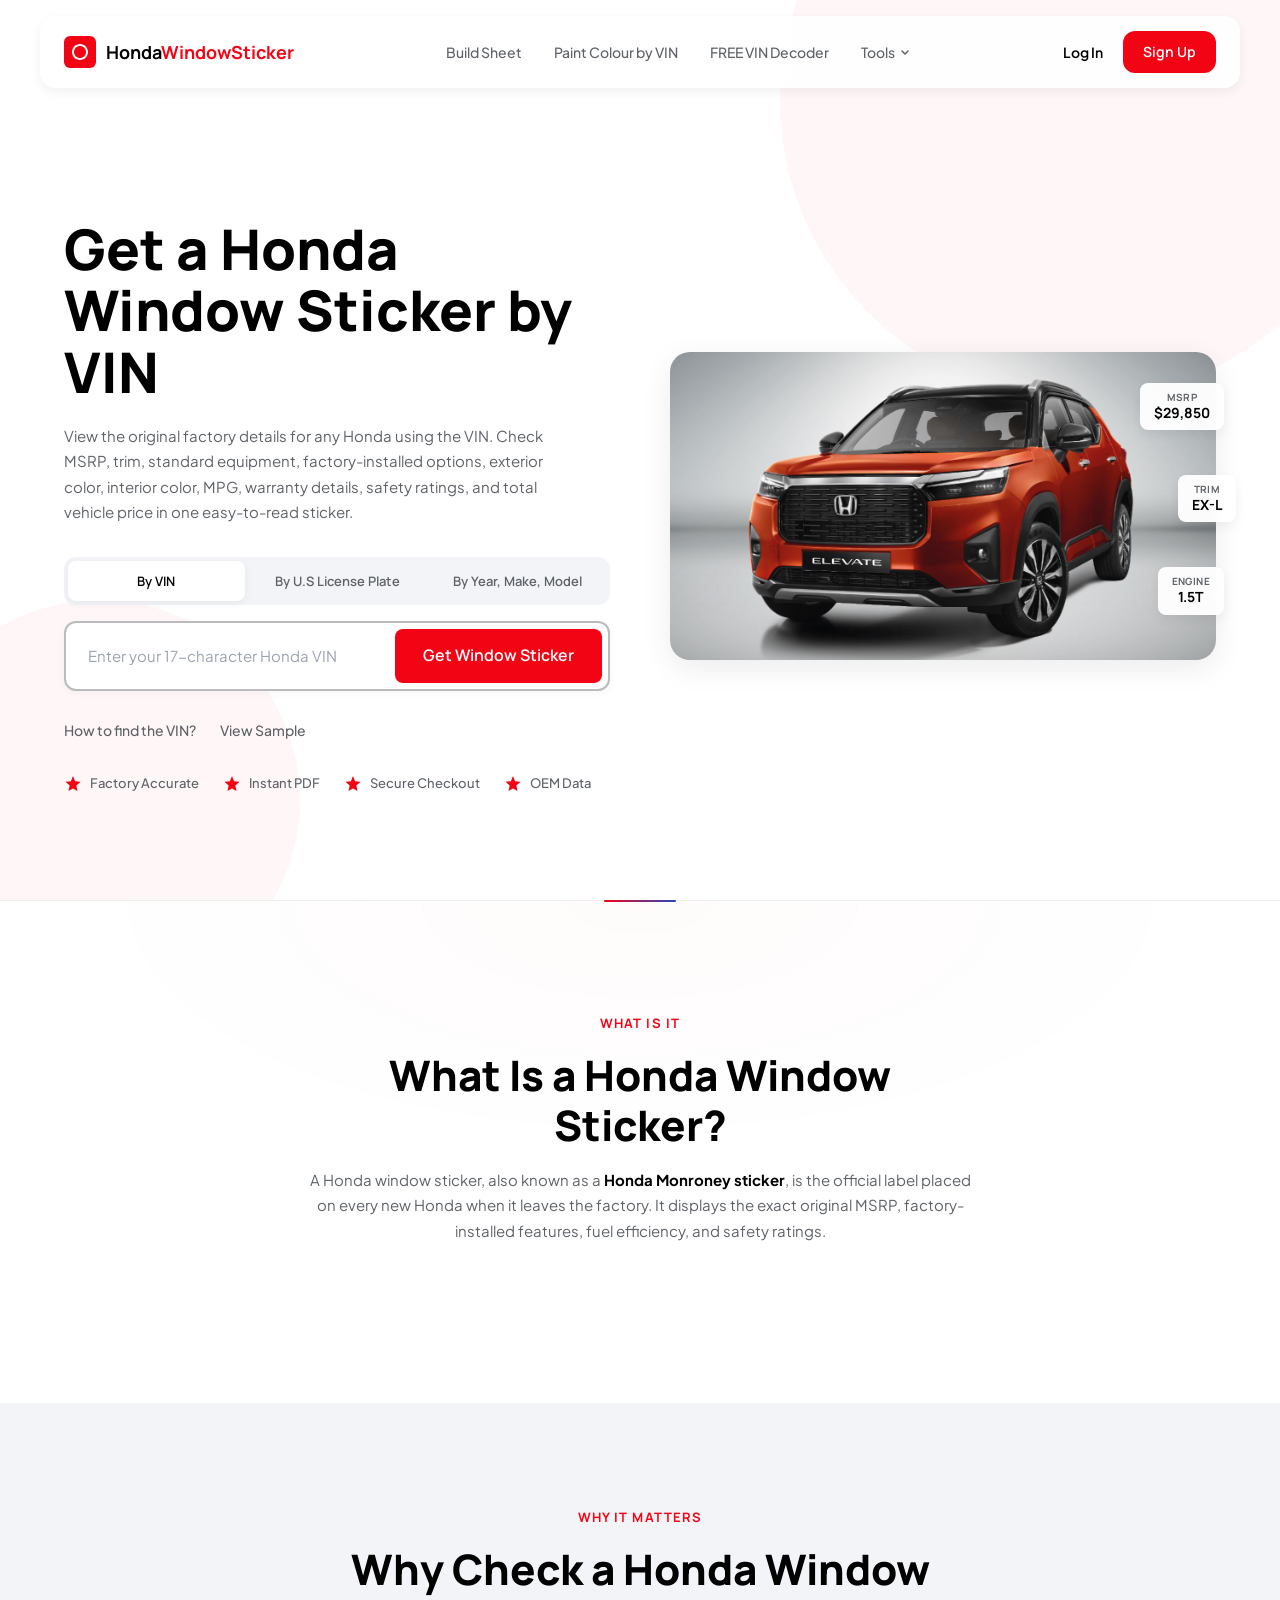
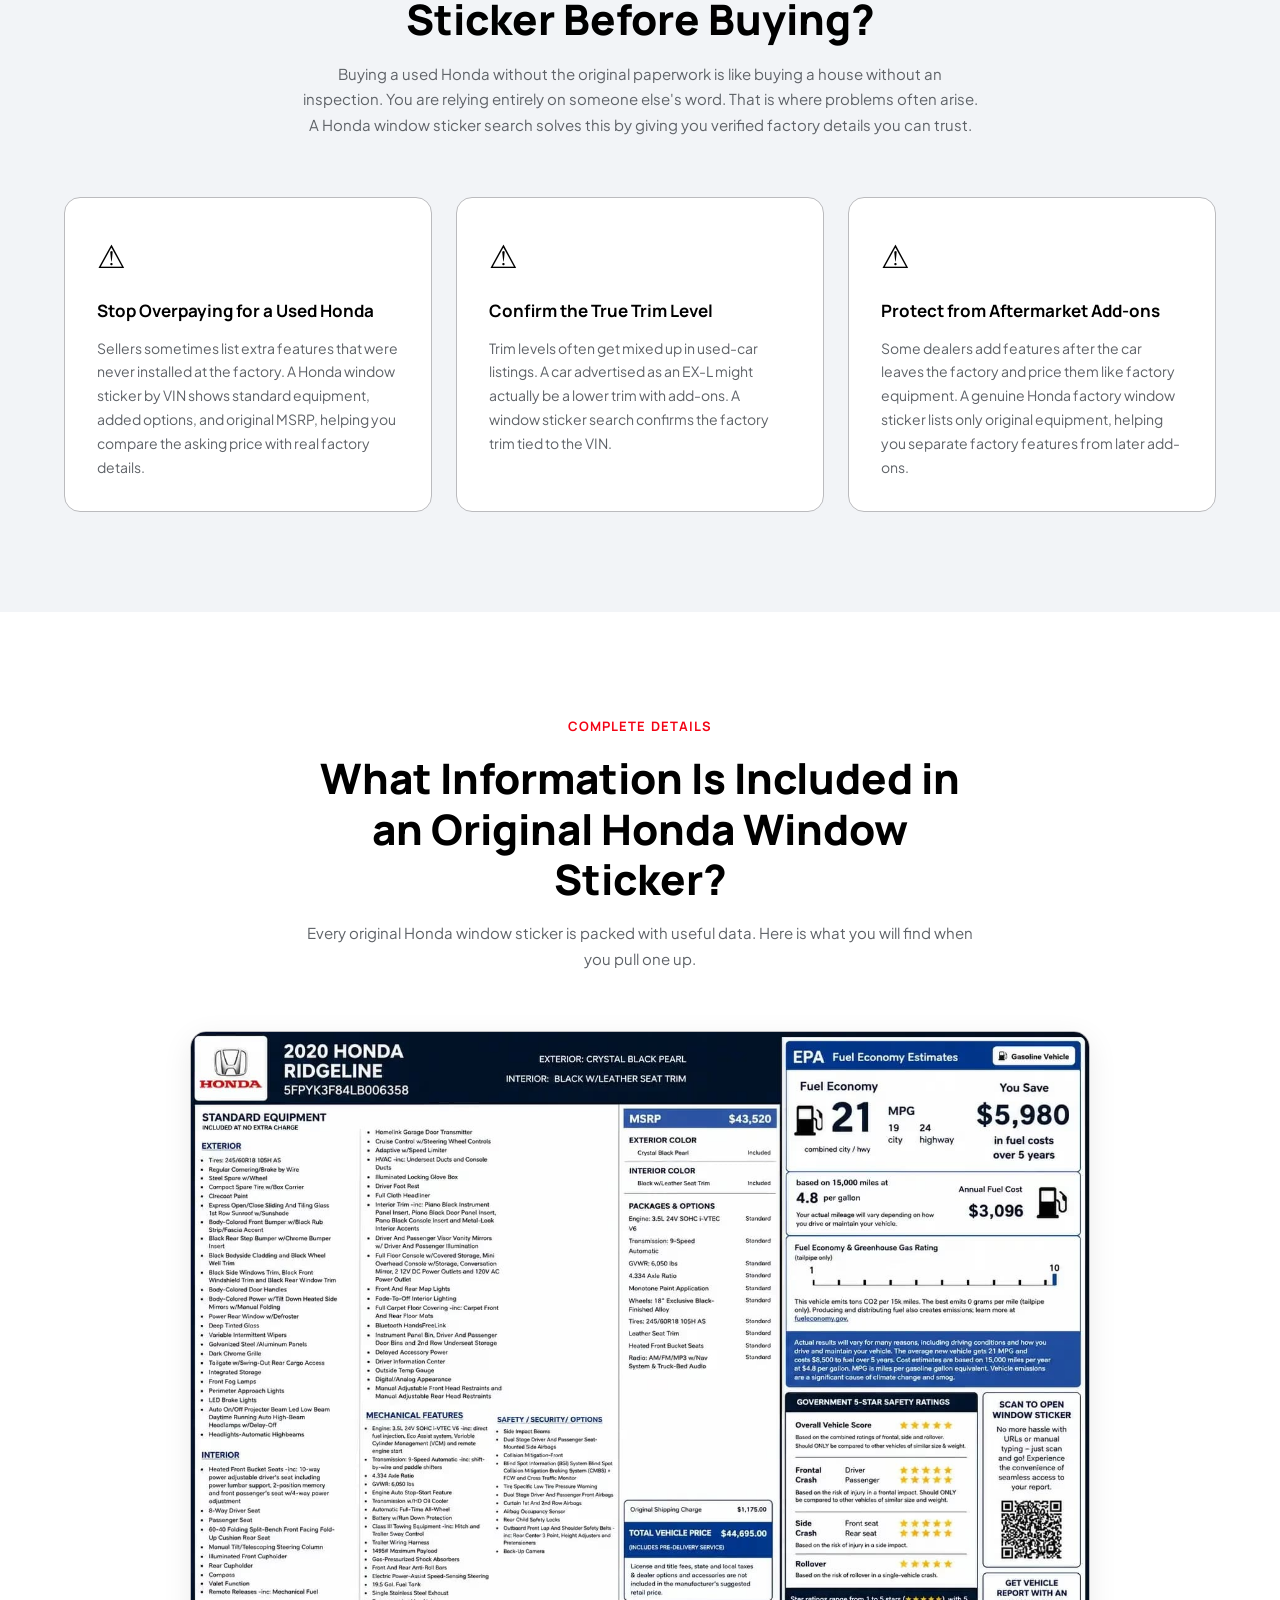
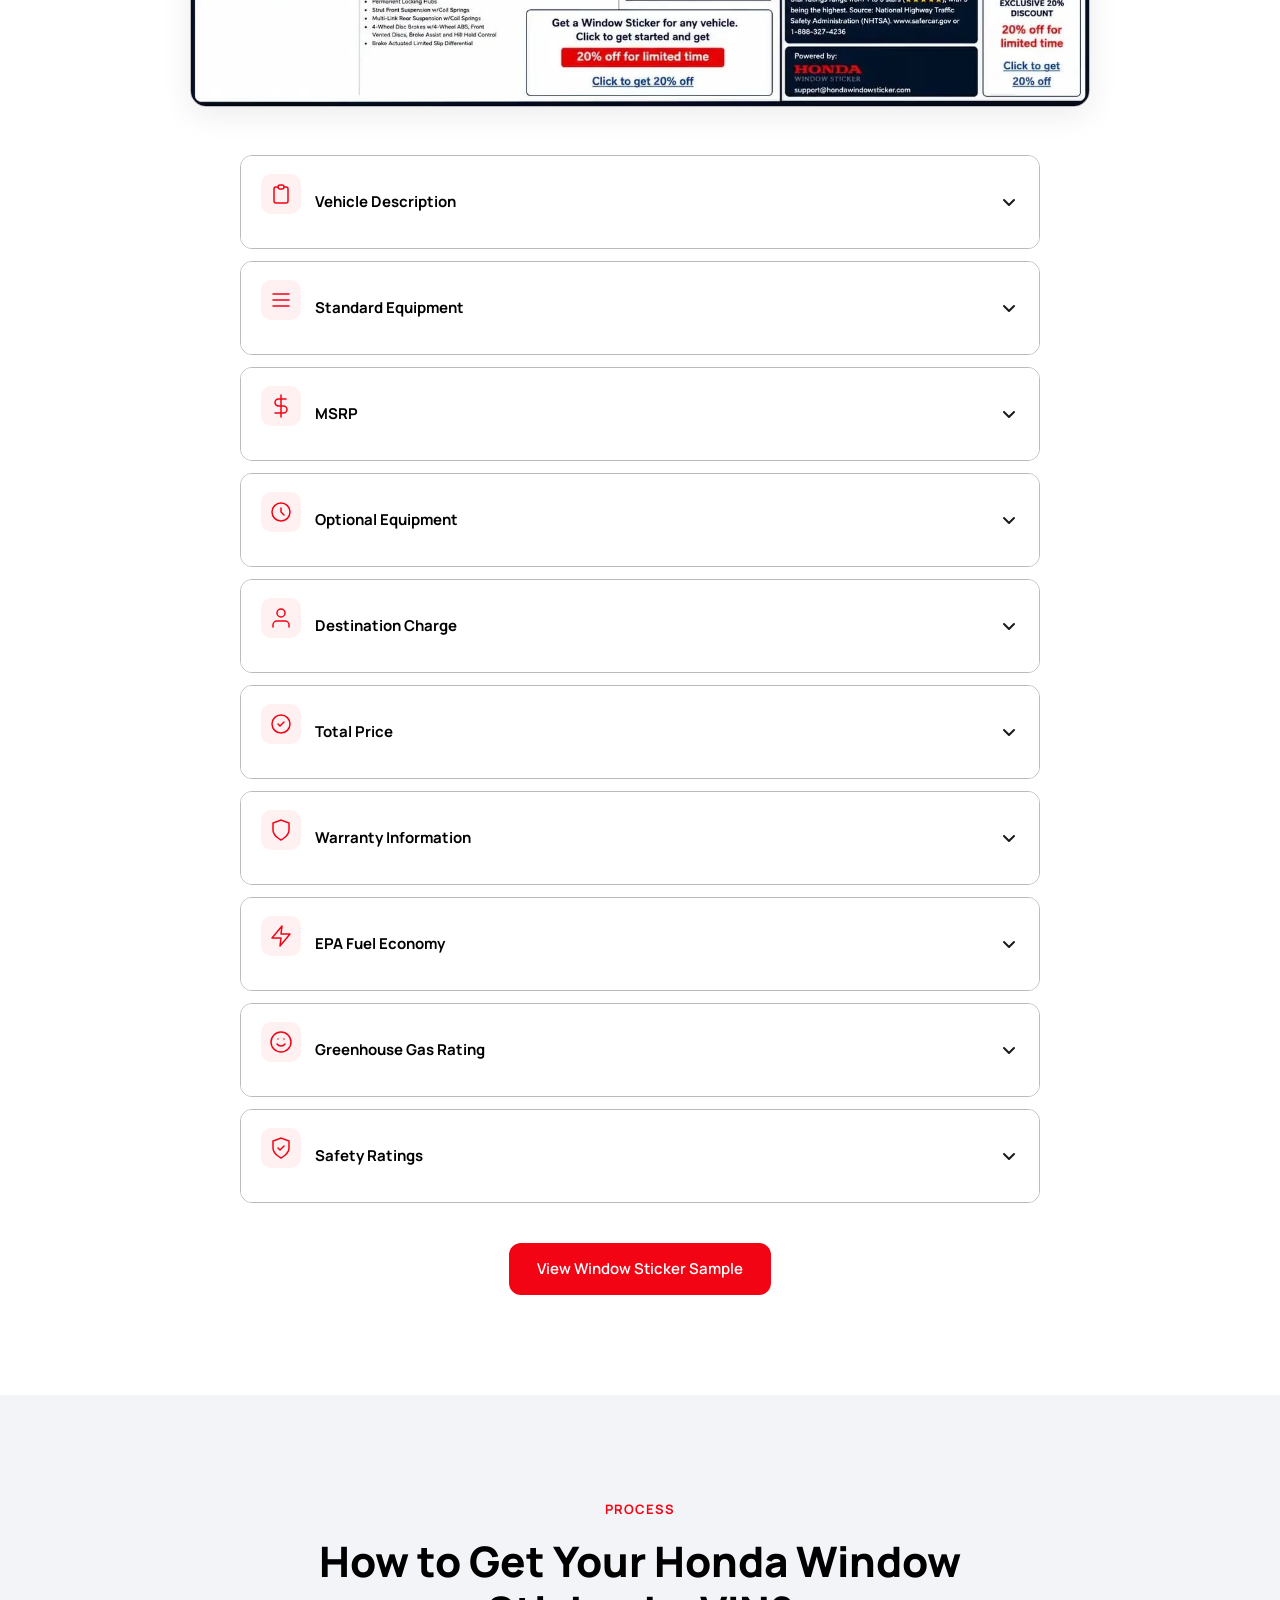
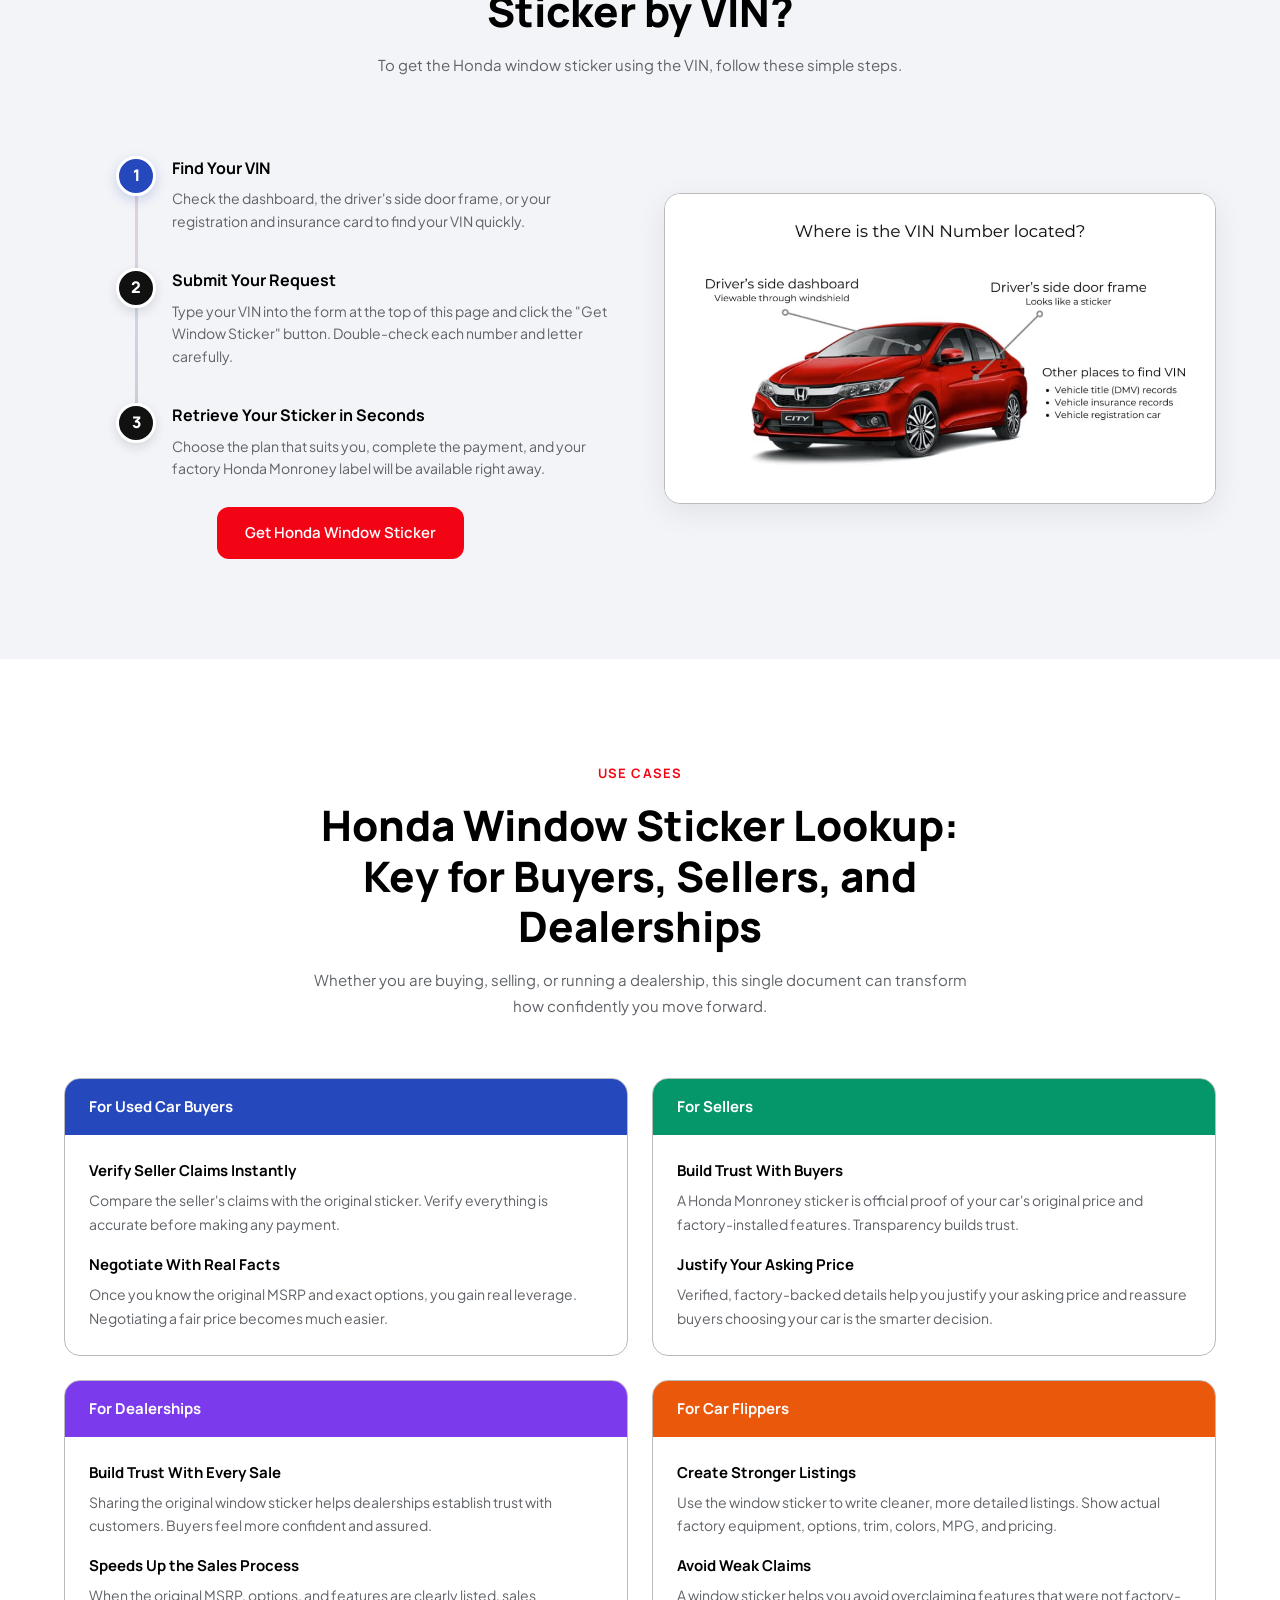
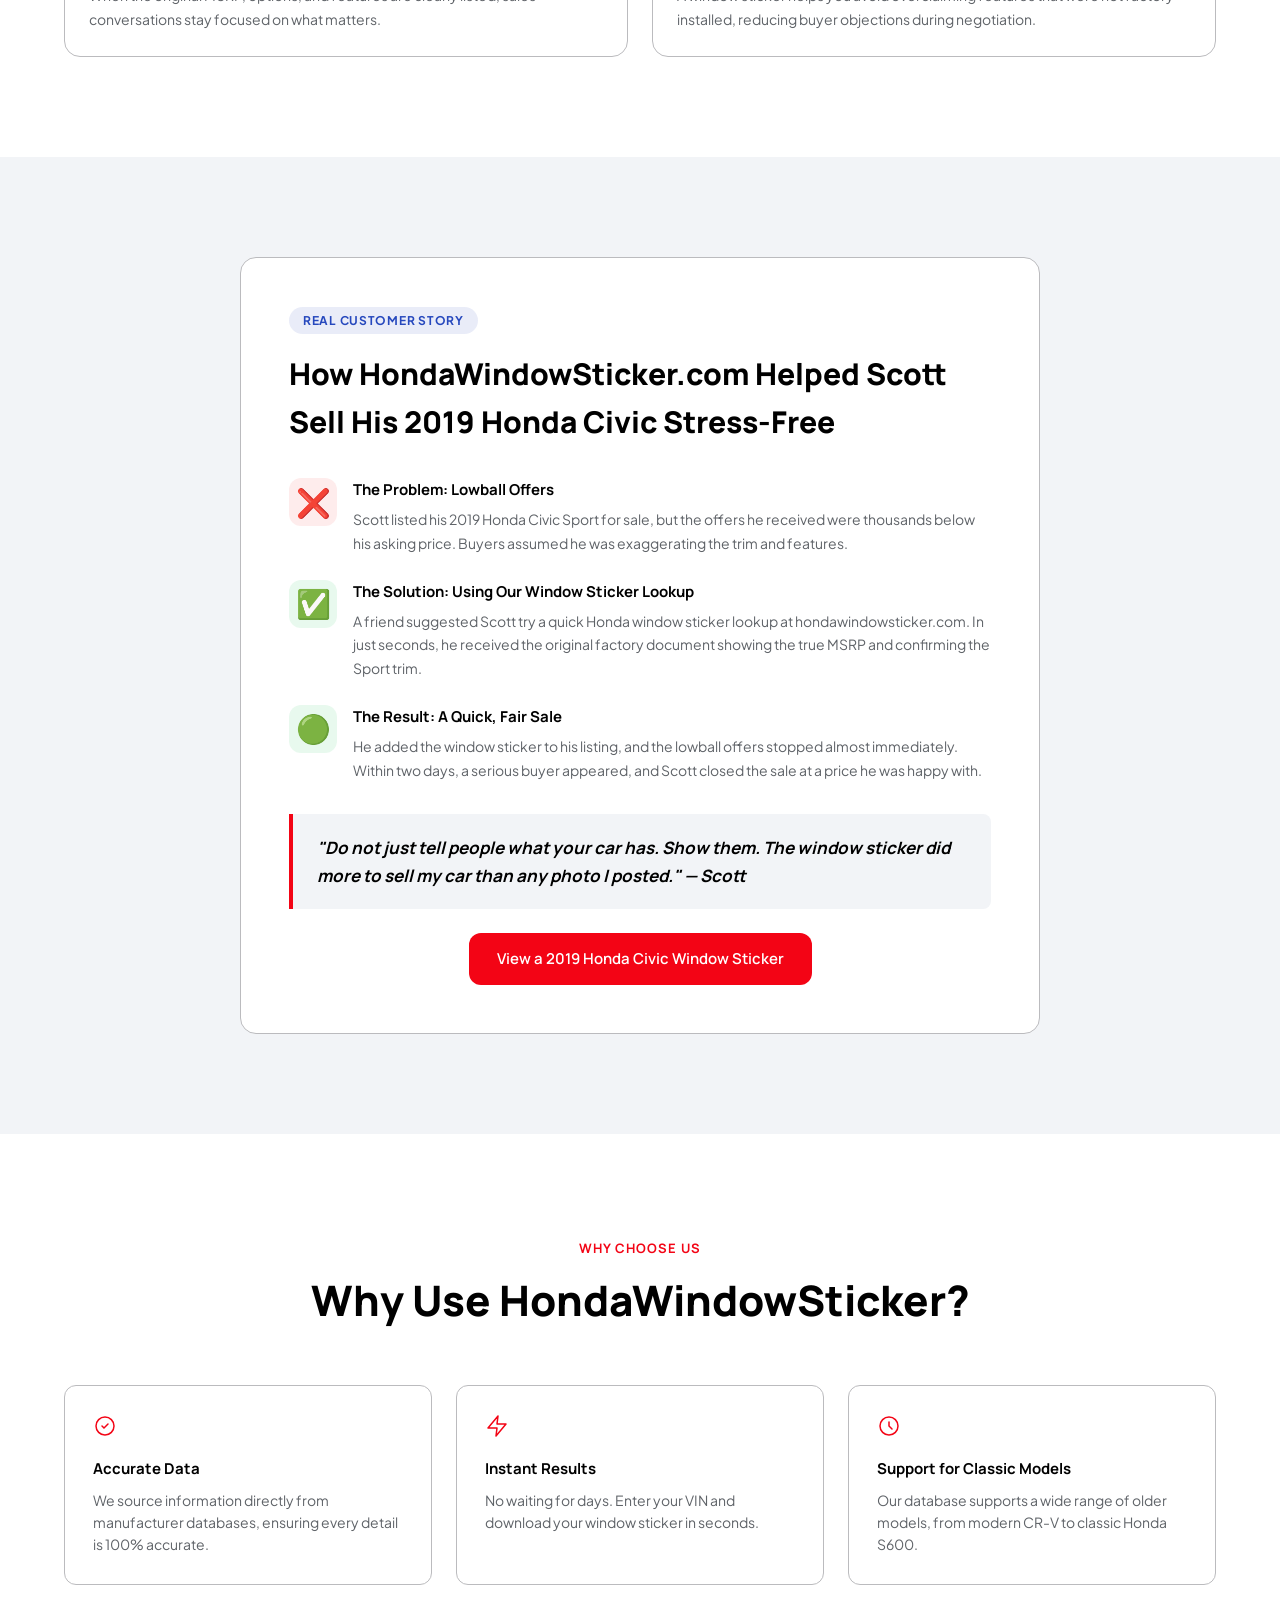
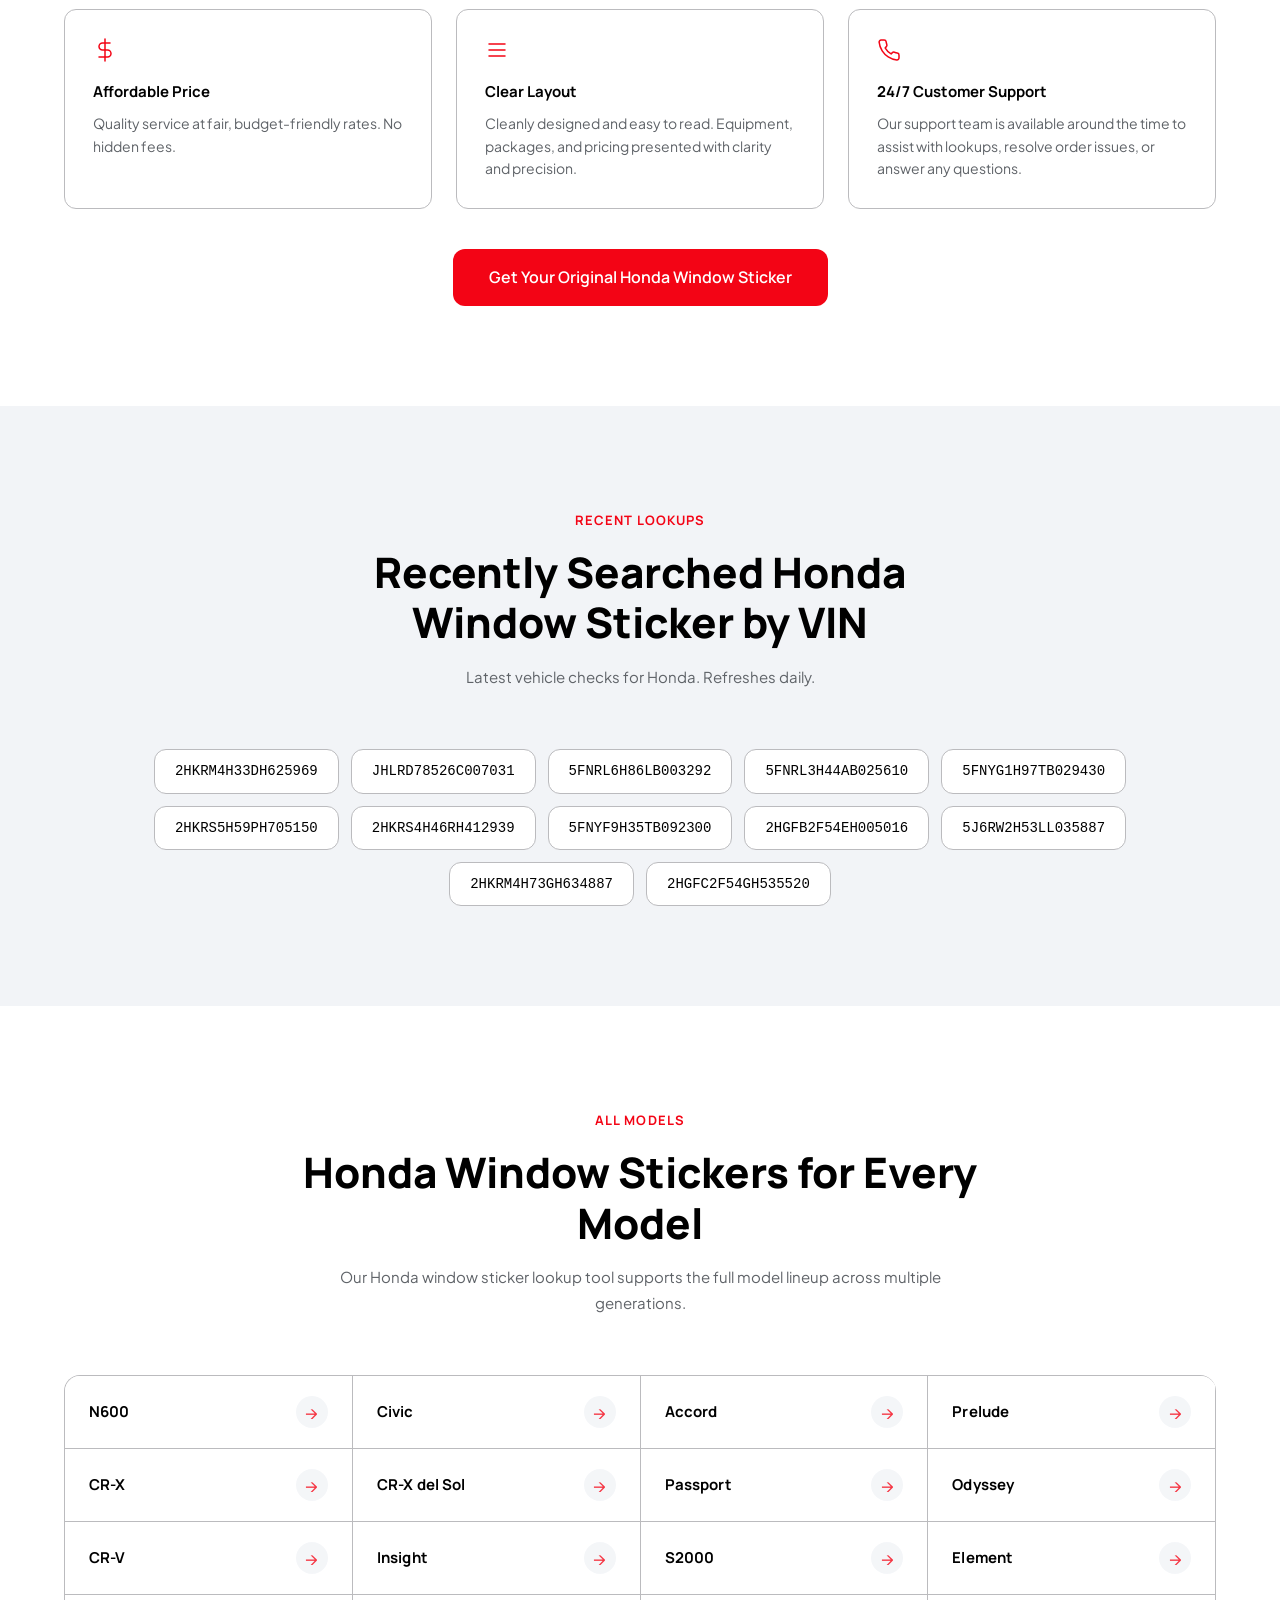
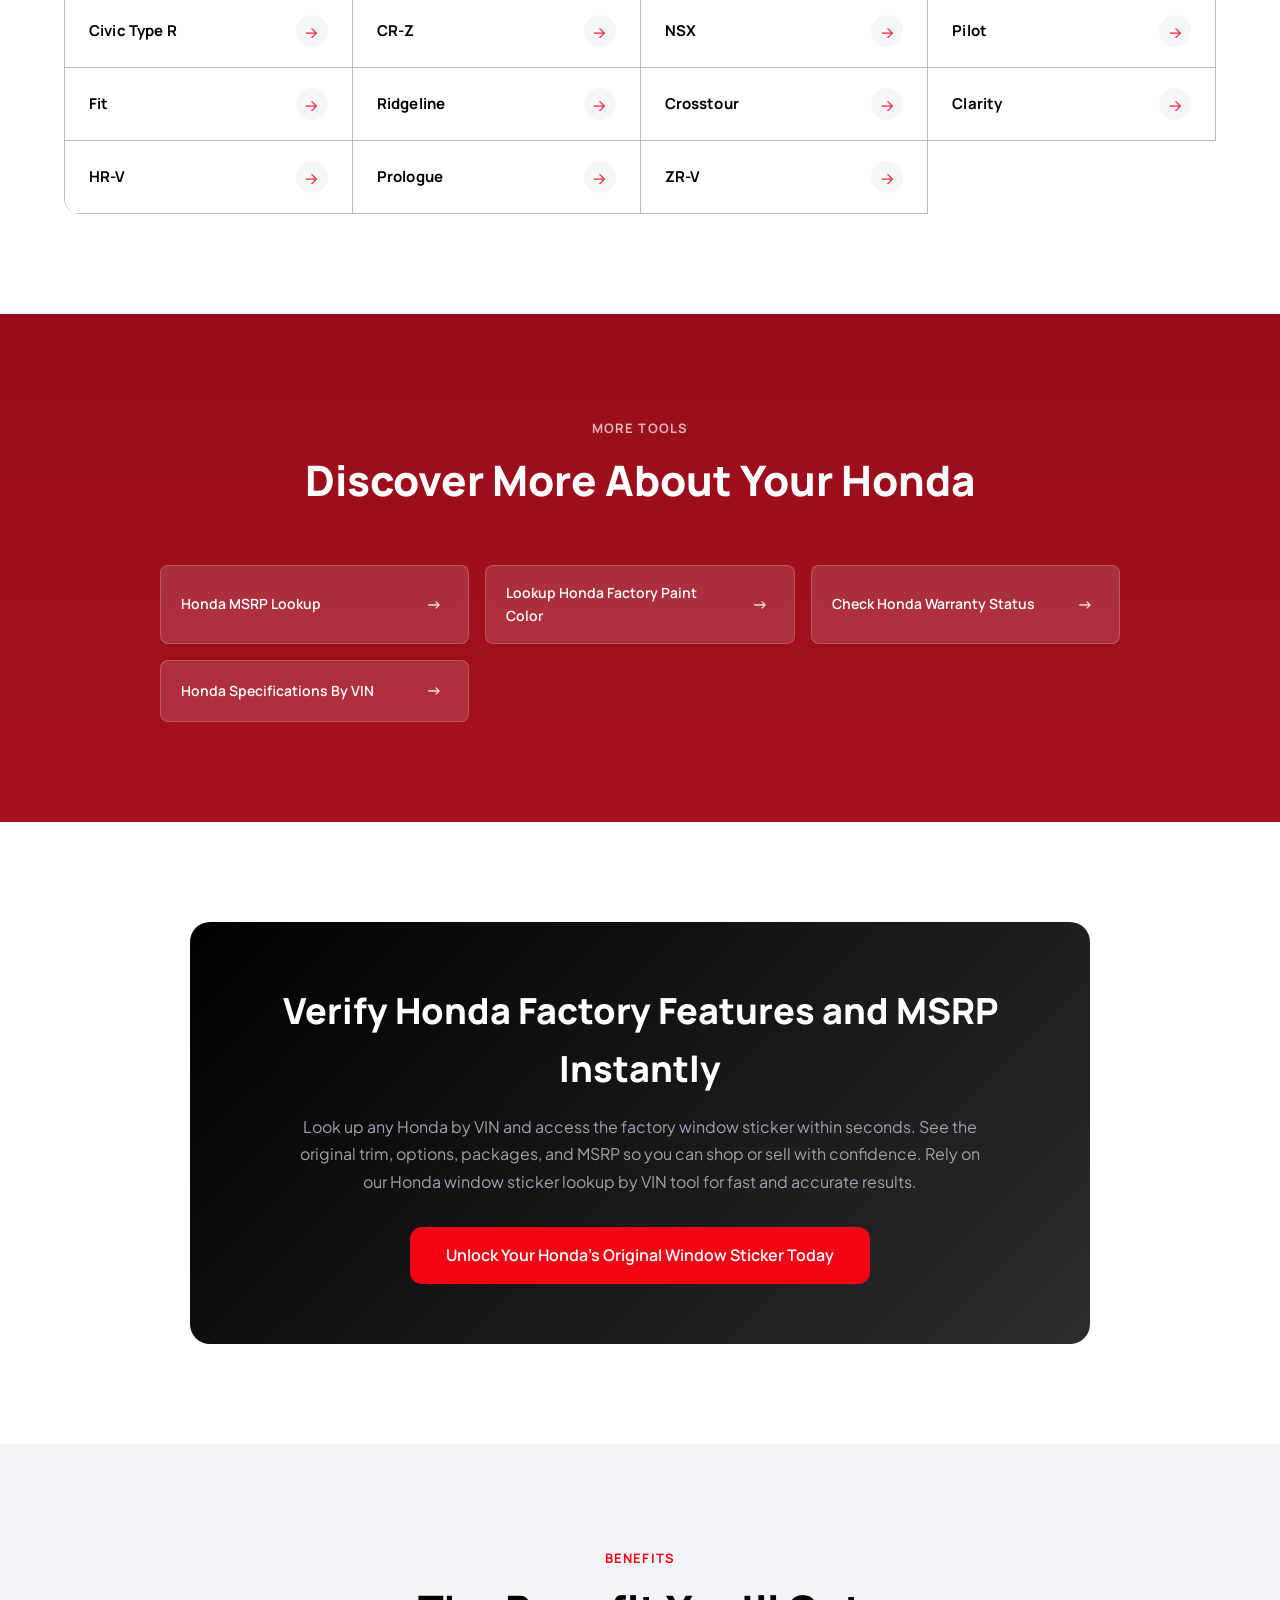
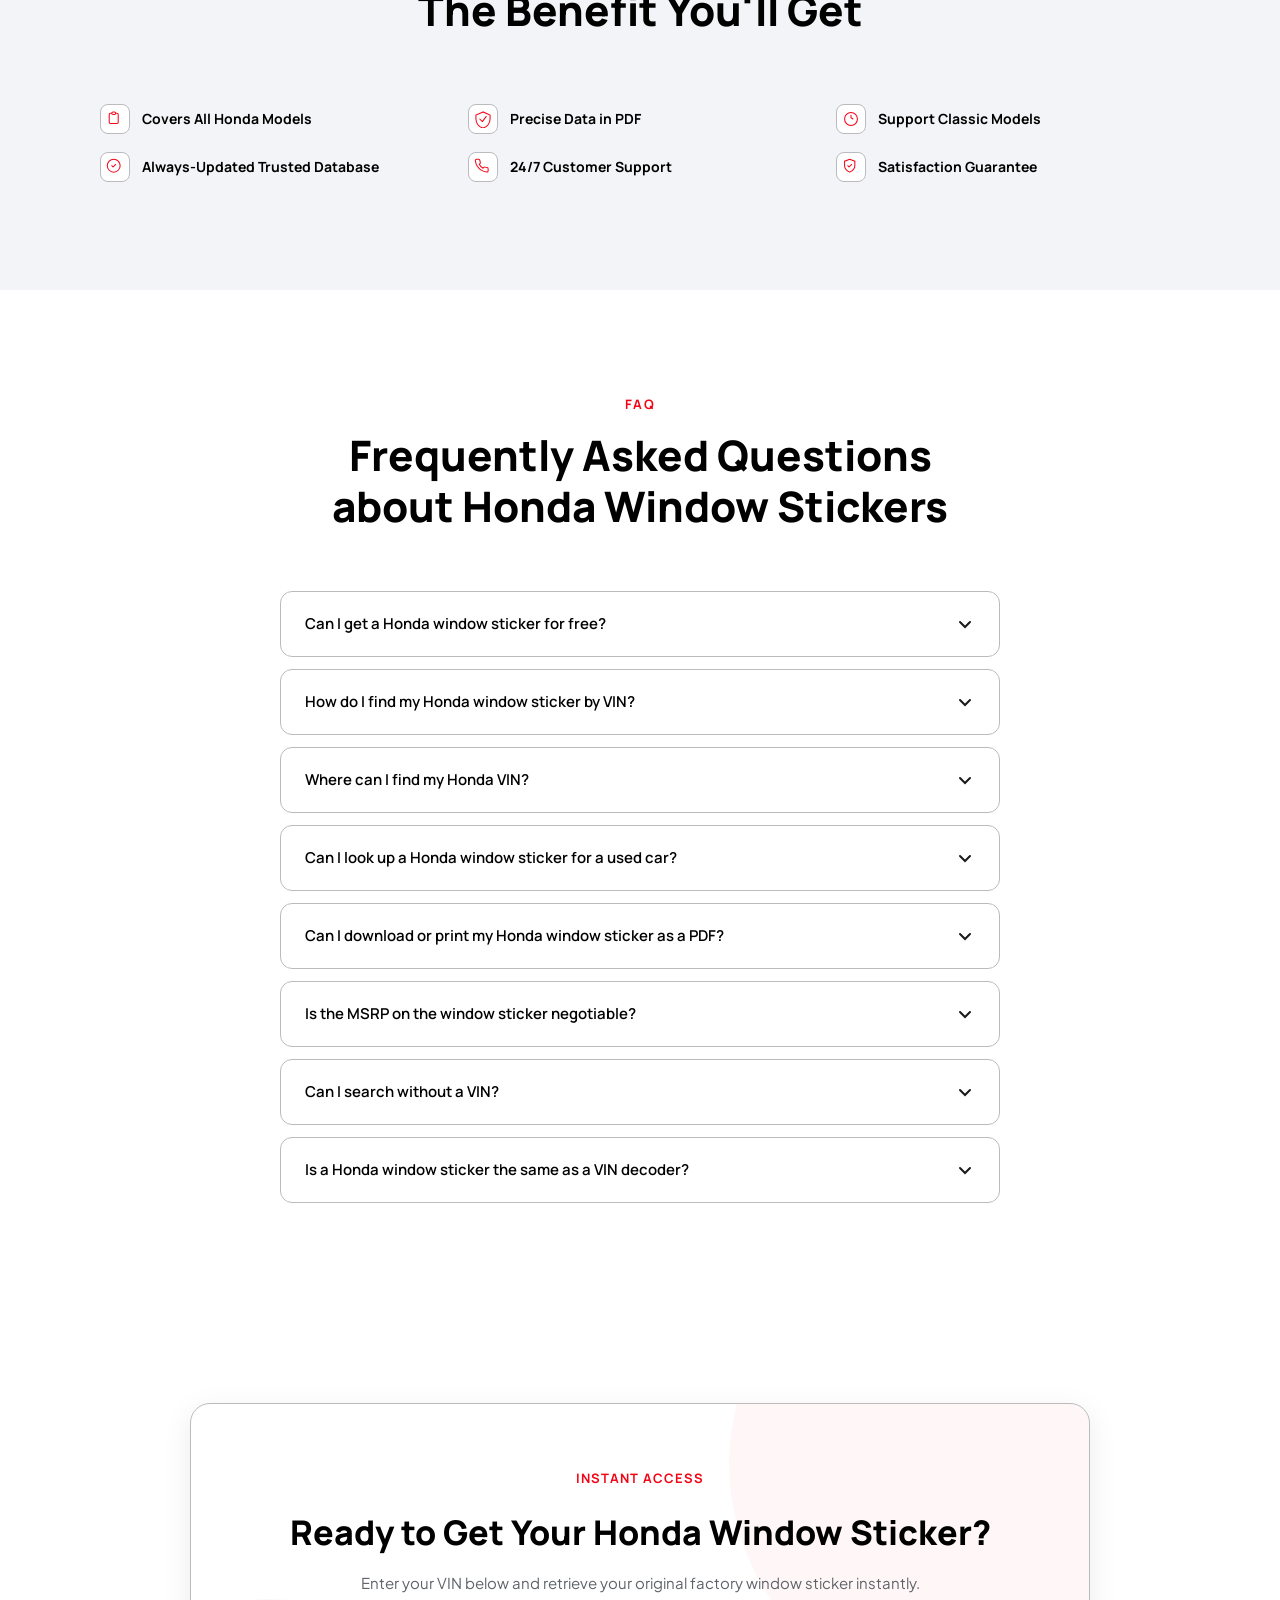
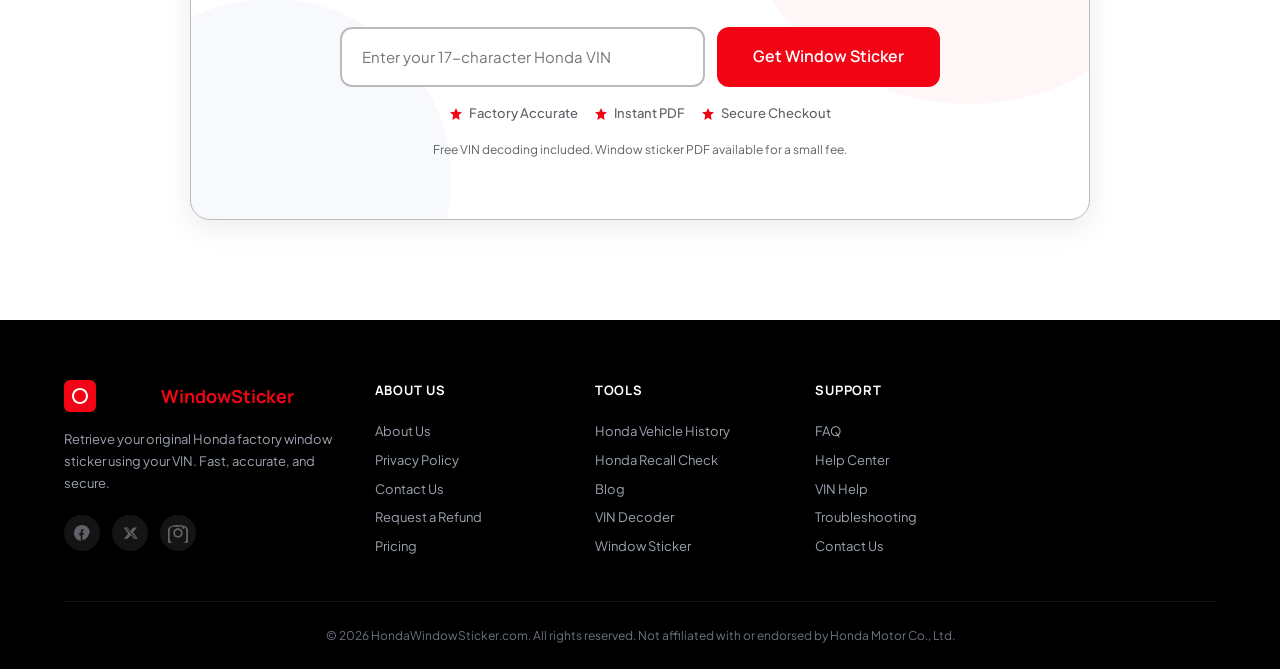
<file: index.html>
﻿<!DOCTYPE html>
<html lang="en">
<head>
  <meta charset="UTF-8">
  <meta name="viewport" content="width=device-width, initial-scale=1.0">
  <title>Honda Window Sticker Lookup by VIN | Original Monroney</title>
  <meta name="description" content="Retrieve your original Honda factory window sticker (Monroney label) by VIN. See MSRP, factory options, MPG, trim, and more. Instant PDF download.">
  <link rel="preconnect" href="https://fonts.googleapis.com">
  <link rel="preconnect" href="https://fonts.gstatic.com" crossorigin>
  <link href="https://fonts.googleapis.com/css2?family=Manrope:wght@500;600;700;800&family=Plus+Jakarta+Sans:wght@400;500;600;700&display=swap" rel="stylesheet">
  <link rel="stylesheet" href="css/styles.css">
</head>
<body>

  <!-- NAVIGATION -->
  <nav class="nav" id="nav">
    <div class="nav__container">
      <a href="index.html" class="nav__logo">
        <svg class="nav__logo-icon" viewBox="0 0 32 32" fill="none">
          <rect width="32" height="32" rx="6" fill="#F30415"/>
          <path d="M16 8c-4.4 0-8 3.6-8 8s3.6 8 8 8 8-3.6 8-8-3.6-8-8-8zm0 14c-3.3 0-6-2.7-6-6s2.7-6 6-6 6 2.7 6 6-2.7 6-6 6z" fill="#fff"/>
          <path d="M16 11l-2 5h4l-2 5" stroke="#F30415" stroke-width="1.5" stroke-linecap="round" stroke-linejoin="round" fill="none"/>
        </svg>
        <span class="nav__logo-text">Honda<span class="nav__logo-accent">WindowSticker</span></span>
      </a>
      <div class="nav__menu" id="navMenu">
        <a href="build-sheet-by-vin.html" class="nav__link">Build Sheet</a>
        <a href="paint-color-by-vin.html" class="nav__link">Paint Colour by VIN</a>
        <a href="vin-decoder.html" class="nav__link">FREE VIN Decoder</a>
        <div class="nav__dropdown">
          <a href="#" class="nav__link nav__link--dropdown" id="servicesToggle">
            Tools
            <svg width="12" height="12" viewBox="0 0 12 12" fill="none"><path d="M3 5l3 3 3-3" stroke="currentColor" stroke-width="1.5" stroke-linecap="round" stroke-linejoin="round"/></svg>
          </a>
          <div class="nav__mega" id="navMega">
            <div class="nav__mega-grid">
              <a href="warranty-check-by-vin.html" class="nav__mega-item" data-service>
                <div class="nav__mega-icon">
                  <svg width="22" height="22" viewBox="0 0 28 28" fill="none"><path d="M12 22s8-4 8-10V5l-8-3-8 3v7c0 6 8 10 8 10z" stroke="#F30415" stroke-width="1.5" fill="none"/><path d="M9 12l2 2 4-4" stroke="#F30415" stroke-width="1.5" stroke-linecap="round" stroke-linejoin="round"/></svg>
                </div>
                <div class="nav__mega-text">
                  <span class="nav__mega-title">Warranty Check</span>
                  <span class="nav__mega-desc">Check warranty status by VIN</span>
                </div>
              </a>
              <a href="msrp-by-vin.html" class="nav__mega-item" data-service>
                <div class="nav__mega-icon">
                  <svg width="22" height="22" viewBox="0 0 28 28" fill="none"><path d="M12 1v22M17 5H9.5a3.5 3.5 0 000 7h5a3.5 3.5 0 010 7H6" stroke="#F30415" stroke-width="1.5" stroke-linecap="round" stroke-linejoin="round"/></svg>
                </div>
                <div class="nav__mega-text">
                  <span class="nav__mega-title">MSRP Check</span>
                  <span class="nav__mega-desc">Check original MSRP by VIN</span>
                </div>
              </a>
              <a href="specifications-by-vin.html" class="nav__mega-item" data-service>
                <div class="nav__mega-icon">
                  <svg width="22" height="22" viewBox="0 0 28 28" fill="none"><path d="M9 5H7a2 2 0 00-2 2v12a2 2 0 002 2h10a2 2 0 002-2V7a2 2 0 00-2-2h-2M9 5a2 2 0 002 2h2a2 2 0 002-2M9 5a2 2 0 012-2h2a2 2 0 012 2" stroke="#F30415" stroke-width="1.5" stroke-linecap="round"/></svg>
                </div>
                <div class="nav__mega-text">
                  <span class="nav__mega-title">Specifications Check</span>
                  <span class="nav__mega-desc">View factory specifications</span>
                </div>
              </a>
            </div>
          </div>
        </div>
        <div class="nav__menu-divider"></div>
        <a href="#login" class="nav__link nav__menu-login">Log In</a>
        <a href="#signup" class="btn btn--primary btn--sm nav__menu-signup">Sign Up</a>
      </div>
      <div class="nav__actions">
        <a href="#login" class="nav__link nav__link--login">Log In</a>
        <a href="#signup" class="btn btn--primary btn--sm">Sign Up</a>
        <button class="nav__hamburger" id="hamburger" aria-label="Menu">
          <span></span><span></span><span></span>
        </button>
      </div>
    </div>
  </nav>

  <!-- HERO -->
  <section class="hero" id="hero">
    <div class="hero__bg">
      <div class="hero__shape hero__shape--1"></div>
      <div class="hero__shape hero__shape--2"></div>
      <div class="hero__shape hero__shape--3"></div>
    </div>
    <div class="container hero__container">
      <div class="hero__content fade-up">
        <h1 class="hero__title">Get a Honda Window Sticker by VIN</h1>
        <p class="hero__subtitle">View the original factory details for any Honda using the VIN. Check MSRP, trim, standard equipment, factory-installed options, exterior color, interior color, MPG, warranty details, safety ratings, and total vehicle price in one easy-to-read sticker.</p>

        <!-- MULTI-SEARCH TABS -->
        <div class="hero__tabs">
          <div class="hero__tabs-nav">
            <button class="hero__tab active" data-tab="vin">By VIN</button>
            <button class="hero__tab" data-tab="plate">By U.S License Plate</button>
            <button class="hero__tab" data-tab="ymm">By Year, Make, Model</button>
          </div>
          <div class="hero__tabs-body">
            <!-- VIN Tab -->
            <div class="hero__tab-panel active" data-panel="vin">
              <div class="hero__search-input-wrap">
                <input type="text" class="hero__search-input" placeholder="Enter your 17-character Honda VIN" maxlength="17" id="vinInput">
                <button class="hero__search-btn btn btn--primary" id="searchBtn">Get Window Sticker</button>
              </div>
              <div class="hero__search-helpers">
                <a href="#" class="hero__sample">How to find the VIN?</a>
                <a href="#" class="hero__sample">View Sample</a>
              </div>
            </div>
            <!-- Plate Tab -->
            <div class="hero__tab-panel" data-panel="plate">
              <div class="hero__search-row">
                <input type="text" class="hero__search-input" placeholder="Enter License Plate" maxlength="8" id="plateInput">
                <select class="hero__search-select" id="plateState">
                  <option value="">Select State</option>
                  <option>Alabama</option><option>Alaska</option><option>Arizona</option><option>California</option><option>Colorado</option><option>Connecticut</option><option>Delaware</option><option>Florida</option><option>Georgia</option><option>Hawaii</option><option>Idaho</option><option>Illinois</option><option>Indiana</option><option>Iowa</option><option>Kansas</option><option>Kentucky</option><option>Louisiana</option><option>Maine</option><option>Maryland</option><option>Massachusetts</option><option>Michigan</option><option>Minnesota</option><option>Mississippi</option><option>Missouri</option><option>Montana</option><option>Nebraska</option><option>Nevada</option><option>New Hampshire</option><option>New Jersey</option><option>New Mexico</option><option>New York</option><option>North Carolina</option><option>North Dakota</option><option>Ohio</option><option>Oklahoma</option><option>Oregon</option><option>Pennsylvania</option><option>Rhode Island</option><option>South Carolina</option><option>South Dakota</option><option>Tennessee</option><option>Texas</option><option>Utah</option><option>Vermont</option><option>Virginia</option><option>Washington</option><option>West Virginia</option><option>Wisconsin</option><option>Wyoming</option>
                </select>
              </div>
              <button class="hero__search-btn btn btn--primary" id="plateBtn" style="width:100%;margin-top:8px">Get Window Sticker</button>
              <div class="hero__search-helpers">
                <a href="#" class="hero__sample">How to find the VIN?</a>
                <a href="#" class="hero__sample">View Sample</a>
              </div>
            </div>
            <!-- YMM Tab -->
            <div class="hero__tab-panel" data-panel="ymm">
              <div class="hero__search-row">
                <select class="hero__search-select" id="ymmYear"><option value="">Select Year</option><option>2025</option><option>2024</option><option>2023</option><option>2022</option><option>2021</option><option>2020</option><option>2019</option><option>2018</option><option>2017</option><option>2016</option><option>2015</option><option>2014</option><option>2013</option><option>2012</option><option>2011</option><option>2010</option><option>2009</option><option>2008</option><option>2007</option><option>2006</option><option>2005</option><option>2004</option><option>2003</option><option>2002</option><option>2001</option><option>2000</option></select>
                <select class="hero__search-select" id="ymmMake" disabled><option value="">Select Make</option></select>
              </div>
              <div class="hero__search-row" style="margin-top:8px">
                <select class="hero__search-select" id="ymmModel" disabled><option value="">Select Model</option></select>
                <input type="email" class="hero__search-input" placeholder="Enter Your Email" id="ymmEmail">
              </div>
              <div class="hero__search-row hero__search-row--promo" style="margin-top:8px">
                <div class="hero__search-input-wrap hero__search-input-wrap--promo">
                  <input type="tel" class="hero__search-input" placeholder="Enter Phone for" id="ymmPhone">
                  <span class="hero__promo-badge">10% off</span>
                </div>
              </div>
              <button class="hero__search-btn btn btn--primary" id="ymmBtn" style="width:100%;margin-top:8px">Get Window Sticker</button>
              <div class="hero__search-helpers">
                <a href="#" class="hero__sample">How to find the VIN?</a>
                <a href="#" class="hero__sample">View Sample</a>
              </div>
            </div>
          </div>
        </div>

        <div class="hero__trust">
          <div class="hero__trust-item">
            <svg width="18" height="18" viewBox="0 0 18 18" fill="none"><path d="M9 1L11.05 6.2l5.45.5-4.15 3.7L13.5 16 9 13.5 4.5 16l1.15-5.6L1.5 6.7l5.45-.5L9 1z" fill="#F30415"/></svg>
            <span>Factory Accurate</span>
          </div>
          <div class="hero__trust-item">
            <svg width="18" height="18" viewBox="0 0 18 18" fill="none"><path d="M9 1L11.05 6.2l5.45.5-4.15 3.7L13.5 16 9 13.5 4.5 16l1.15-5.6L1.5 6.7l5.45-.5L9 1z" fill="#F30415"/></svg>
            <span>Instant PDF</span>
          </div>
          <div class="hero__trust-item">
            <svg width="18" height="18" viewBox="0 0 18 18" fill="none"><path d="M9 1L11.05 6.2l5.45.5-4.15 3.7L13.5 16 9 13.5 4.5 16l1.15-5.6L1.5 6.7l5.45-.5L9 1z" fill="#F30415"/></svg>
            <span>Secure Checkout</span>
          </div>
          <div class="hero__trust-item">
            <svg width="18" height="18" viewBox="0 0 18 18" fill="none"><path d="M9 1L11.05 6.2l5.45.5-4.15 3.7L13.5 16 9 13.5 4.5 16l1.15-5.6L1.5 6.7l5.45-.5L9 1z" fill="#F30415"/></svg>
            <span>OEM Data</span>
          </div>
        </div>
      </div>
      <div class="hero__visual fade-up">
        <div class="hero__image-wrapper">
          <div class="hero__car-glow"></div>
          <img src="assets/images/Honda_Elevate_1_0e35d0dc4b.jpg" alt="Honda Elevate" class="hero__car-img" loading="lazy">
          <div class="hero__badge-float hero__badge-float--1">
            <strong>MSRP</strong>
            <span>$29,850</span>
          </div>
          <div class="hero__badge-float hero__badge-float--2">
            <strong>Trim</strong>
            <span>EX-L</span>
          </div>
          <div class="hero__badge-float hero__badge-float--3">
            <strong>Engine</strong>
            <span>1.5T</span>
          </div>
        </div>
      </div>
    </div>
  </section>

  <!-- WHAT IS A WINDOW STICKER -->
  <section class="what section" id="what">
    <div class="container">
      <div class="section__header fade-up">
        <span class="section__tag">What Is It</span>
        <h2 class="section__title">What Is a Honda Window Sticker?</h2>
        <p class="section__desc">A Honda window sticker, also known as a <strong>Honda Monroney sticker</strong>, is the official label placed on every new Honda when it leaves the factory. It displays the exact original MSRP, factory-installed features, fuel efficiency, and safety ratings.</p>
      </div>
    </div>
  </section>

  <!-- WHY CHECK - WARNING CARDS -->
  <section class="warnings section section--alt" id="warnings">
    <div class="container">
      <div class="section__header fade-up">
        <span class="section__tag">Why It Matters</span>
        <h2 class="section__title">Why Check a Honda Window Sticker Before Buying?</h2>
        <p class="section__desc">Buying a used Honda without the original paperwork is like buying a house without an inspection. You are relying entirely on someone else's word. That is where problems often arise. A Honda window sticker search solves this by giving you verified factory details you can trust.</p>
      </div>
      <div class="warnings__grid">
        <div class="warning-card fade-up">
          <div class="warning-card__icon">&#9888;&#65039;</div>
          <h3 class="warning-card__title">Stop Overpaying for a Used Honda</h3>
          <p class="warning-card__desc">Sellers sometimes list extra features that were never installed at the factory. A Honda window sticker by VIN shows standard equipment, added options, and original MSRP, helping you compare the asking price with real factory details.</p>
        </div>
        <div class="warning-card fade-up">
          <div class="warning-card__icon">&#9888;&#65039;</div>
          <h3 class="warning-card__title">Confirm the True Trim Level</h3>
          <p class="warning-card__desc">Trim levels often get mixed up in used-car listings. A car advertised as an EX-L might actually be a lower trim with add-ons. A window sticker search confirms the factory trim tied to the VIN.</p>
        </div>
        <div class="warning-card fade-up">
          <div class="warning-card__icon">&#9888;&#65039;</div>
          <h3 class="warning-card__title">Protect from Aftermarket Add-ons</h3>
          <p class="warning-card__desc">Some dealers add features after the car leaves the factory and price them like factory equipment. A genuine Honda factory window sticker lists only original equipment, helping you separate factory features from later add-ons.</p>
        </div>
      </div>
    </div>
  </section>

  <!-- WHAT'S INCLUDED -->
  <section class="included section" id="included">
    <div class="container">
      <div class="section__header fade-up">
        <span class="section__tag">Complete Details</span>
        <h2 class="section__title">What Information Is Included in an Original Honda Window Sticker?</h2>
        <p class="section__desc">Every original Honda window sticker is packed with useful data. Here is what you will find when you pull one up.</p>
      </div>
      <div class="included__sample-img fade-up" style="margin:32px auto 48px;max-width:900px;text-align:center">
        <img src="assets/images/window-sticker-sample.jpg" alt="2020 Honda Ridgeline Window Sticker Sample - Original Monroney Label" style="width:100%;border-radius:var(--radius-lg);box-shadow:var(--shadow-lg);border:1px solid var(--border);display:block" loading="lazy">
      </div>
      <div class="included__grid included__accordion">
        <div class="included__card fade-up">
          <button class="included__card-header" aria-expanded="false">
            <span class="included__card-left">
              <span class="included__card-icon">
                <svg width="24" height="24" viewBox="0 0 24 24" fill="none"><path d="M9 5H7a2 2 0 00-2 2v12a2 2 0 002 2h10a2 2 0 002-2V7a2 2 0 00-2-2h-2M9 5a2 2 0 002 2h2a2 2 0 002-2M9 5a2 2 0 012-2h2a2 2 0 012 2" stroke="#F30415" stroke-width="1.5" stroke-linecap="round"/></svg>
              </span>
              <span class="included__card-title">Vehicle Description</span>
            </span>
            <svg class="included__chevron" width="20" height="20" viewBox="0 0 20 20" fill="none"><path d="M5 8l5 5 5-5" stroke="#1A1A1A" stroke-width="2" stroke-linecap="round" stroke-linejoin="round"/></svg>
          </button>
          <div class="included__card-body"><p class="included__card-desc">Basic details including model name, trim level, engine, transmission type, and both exterior and interior colors.</p></div>
        </div>
        <div class="included__card fade-up">
          <button class="included__card-header" aria-expanded="false">
            <span class="included__card-left">
              <span class="included__card-icon">
                <svg width="24" height="24" viewBox="0 0 24 24" fill="none"><path d="M4 6h16M4 12h16M4 18h16" stroke="#F30415" stroke-width="1.5" stroke-linecap="round"/></svg>
              </span>
              <span class="included__card-title">Standard Equipment</span>
            </span>
            <svg class="included__chevron" width="20" height="20" viewBox="0 0 20 20" fill="none"><path d="M5 8l5 5 5-5" stroke="#1A1A1A" stroke-width="2" stroke-linecap="round" stroke-linejoin="round"/></svg>
          </button>
          <div class="included__card-body"><p class="included__card-desc">Everything that comes with the car at no extra cost, organized by exterior, interior, mechanical, and safety features.</p></div>
        </div>
        <div class="included__card fade-up">
          <button class="included__card-header" aria-expanded="false">
            <span class="included__card-left">
              <span class="included__card-icon">
                <svg width="24" height="24" viewBox="0 0 24 24" fill="none"><path d="M12 1v22M17 5H9.5a3.5 3.5 0 000 7h5a3.5 3.5 0 010 7H6" stroke="#F30415" stroke-width="1.5" stroke-linecap="round" stroke-linejoin="round"/></svg>
              </span>
              <span class="included__card-title">MSRP</span>
            </span>
            <svg class="included__chevron" width="20" height="20" viewBox="0 0 20 20" fill="none"><path d="M5 8l5 5 5-5" stroke="#1A1A1A" stroke-width="2" stroke-linecap="round" stroke-linejoin="round"/></svg>
          </button>
          <div class="included__card-body"><p class="included__card-desc">The base price Honda sets before any additional features are added. A useful reference when determining a fair deal.</p></div>
        </div>
        <div class="included__card fade-up">
          <button class="included__card-header" aria-expanded="false">
            <span class="included__card-left">
              <span class="included__card-icon">
                <svg width="24" height="24" viewBox="0 0 24 24" fill="none"><path d="M12 8v4l3 3m6-3a9 9 0 11-18 0 9 9 0 0118 0z" stroke="#F30415" stroke-width="1.5" stroke-linecap="round"/></svg>
              </span>
              <span class="included__card-title">Optional Equipment</span>
            </span>
            <svg class="included__chevron" width="20" height="20" viewBox="0 0 20 20" fill="none"><path d="M5 8l5 5 5-5" stroke="#1A1A1A" stroke-width="2" stroke-linecap="round" stroke-linejoin="round"/></svg>
          </button>
          <div class="included__card-body"><p class="included__card-desc">Factory-installed upgrades or add-on packages with individual prices: leather seats, sunroof, upgraded wheels, driver-assist systems.</p></div>
        </div>
        <div class="included__card fade-up">
          <button class="included__card-header" aria-expanded="false">
            <span class="included__card-left">
              <span class="included__card-icon">
                <svg width="24" height="24" viewBox="0 0 24 24" fill="none"><path d="M20 21v-2a4 4 0 00-4-4H8a4 4 0 00-4 4v2M12 3a4 4 0 110 8 4 4 0 010-8z" stroke="#F30415" stroke-width="1.5" stroke-linecap="round"/></svg>
              </span>
              <span class="included__card-title">Destination Charge</span>
            </span>
            <svg class="included__chevron" width="20" height="20" viewBox="0 0 20 20" fill="none"><path d="M5 8l5 5 5-5" stroke="#1A1A1A" stroke-width="2" stroke-linecap="round" stroke-linejoin="round"/></svg>
          </button>
          <div class="included__card-body"><p class="included__card-desc">The fee Honda charges to ship the vehicle from the factory to the dealership. A standard, non-negotiable cost.</p></div>
        </div>
        <div class="included__card fade-up">
          <button class="included__card-header" aria-expanded="false">
            <span class="included__card-left">
              <span class="included__card-icon">
                <svg width="24" height="24" viewBox="0 0 24 24" fill="none"><path d="M9 12l2 2 4-4m6 2a9 9 0 11-18 0 9 9 0 0118 0z" stroke="#F30415" stroke-width="1.5" stroke-linecap="round"/></svg>
              </span>
              <span class="included__card-title">Total Price</span>
            </span>
            <svg class="included__chevron" width="20" height="20" viewBox="0 0 20 20" fill="none"><path d="M5 8l5 5 5-5" stroke="#1A1A1A" stroke-width="2" stroke-linecap="round" stroke-linejoin="round"/></svg>
          </button>
          <div class="included__card-body"><p class="included__card-desc">The final MSRP combining base MSRP, all optional equipment, and destination charge. The most important figure for original value.</p></div>
        </div>
        <div class="included__card fade-up">
          <button class="included__card-header" aria-expanded="false">
            <span class="included__card-left">
              <span class="included__card-icon">
                <svg width="24" height="24" viewBox="0 0 24 24" fill="none"><path d="M12 22s8-4 8-10V5l-8-3-8 3v7c0 6 8 10 8 10z" stroke="#F30415" stroke-width="1.5" stroke-linecap="round"/></svg>
              </span>
              <span class="included__card-title">Warranty Information</span>
            </span>
            <svg class="included__chevron" width="20" height="20" viewBox="0 0 20 20" fill="none"><path d="M5 8l5 5 5-5" stroke="#1A1A1A" stroke-width="2" stroke-linecap="round" stroke-linejoin="round"/></svg>
          </button>
          <div class="included__card-body"><p class="included__card-desc">Factory warranty coverage details: powertrain, basic, and roadside assistance, each listed with duration in months and miles.</p></div>
        </div>
        <div class="included__card fade-up">
          <button class="included__card-header" aria-expanded="false">
            <span class="included__card-left">
              <span class="included__card-icon">
                <svg width="24" height="24" viewBox="0 0 24 24" fill="none"><path d="M13 2L3 14h9l-1 8 10-12h-9l1-8z" stroke="#F30415" stroke-width="1.5" stroke-linecap="round" stroke-linejoin="round"/></svg>
              </span>
              <span class="included__card-title">EPA Fuel Economy</span>
            </span>
            <svg class="included__chevron" width="20" height="20" viewBox="0 0 20 20" fill="none"><path d="M5 8l5 5 5-5" stroke="#1A1A1A" stroke-width="2" stroke-linecap="round" stroke-linejoin="round"/></svg>
          </button>
          <div class="included__card-body"><p class="included__card-desc">Official EPA fuel economy ratings for city, highway, and combined MPG, plus estimated annual fuel cost.</p></div>
        </div>
        <div class="included__card fade-up">
          <button class="included__card-header" aria-expanded="false">
            <span class="included__card-left">
              <span class="included__card-icon">
                <svg width="24" height="24" viewBox="0 0 24 24" fill="none"><path d="M12 22c5.523 0 10-4.477 10-10S17.523 2 12 2 2 6.477 2 12s4.477 10 10 10z" stroke="#F30415" stroke-width="1.5"/><path d="M8 14s1.5 2 4 2 4-2 4-2M9 9h.01M15 9h.01" stroke="#F30415" stroke-width="1.5" stroke-linecap="round"/></svg>
              </span>
              <span class="included__card-title">Greenhouse Gas Rating</span>
            </span>
            <svg class="included__chevron" width="20" height="20" viewBox="0 0 20 20" fill="none"><path d="M5 8l5 5 5-5" stroke="#1A1A1A" stroke-width="2" stroke-linecap="round" stroke-linejoin="round"/></svg>
          </button>
          <div class="included__card-body"><p class="included__card-desc">Tailpipe CO2 emissions scored 1-10, with 10 being most efficient. Easy to see how eco-friendly the Honda is.</p></div>
        </div>
        <div class="included__card fade-up">
          <button class="included__card-header" aria-expanded="false">
            <span class="included__card-left">
              <span class="included__card-icon">
                <svg width="24" height="24" viewBox="0 0 24 24" fill="none"><path d="M12 22s8-4 8-10V5l-8-3-8 3v7c0 6 8 10 8 10z" stroke="#F30415" stroke-width="1.5"/><path d="M9 12l2 2 4-4" stroke="#F30415" stroke-width="1.5" stroke-linecap="round" stroke-linejoin="round"/></svg>
              </span>
              <span class="included__card-title">Safety Ratings</span>
            </span>
            <svg class="included__chevron" width="20" height="20" viewBox="0 0 20 20" fill="none"><path d="M5 8l5 5 5-5" stroke="#1A1A1A" stroke-width="2" stroke-linecap="round" stroke-linejoin="round"/></svg>
          </button>
          <div class="included__card-body"><p class="included__card-desc">NHTSA safety ratings for frontal, side, and rollover tests, plus overall score on a five-star scale.</p></div>
        </div>
      </div>
      <div style="text-align:center;margin-top:40px" class="fade-up">
        <a href="#" class="btn btn--primary btn--md">View Window Sticker Sample</a>
      </div>
    </div>
  </section>

  <!-- HOW TO GET -->
  <section class="how section section--alt" id="how">
    <div class="container">
      <div class="section__header fade-up">
        <span class="section__tag">Process</span>
        <h2 class="section__title">How to Get Your Honda Window Sticker by VIN?</h2>
        <p class="section__desc">To get the Honda window sticker using the VIN, follow these simple steps.</p>
      </div>
      <div class="how__layout how__layout--bridge fade-up">
        <div class="how__steps-side">
          <div class="how__bridge-plain">
            <div class="how__bridge-vline" aria-hidden="true"></div>
            <div class="how__bridge-plain-step">
              <div class="how__bridge-plain-num">1</div>
              <div>
                <h3 class="how__bridge-plain-title">Find Your VIN</h3>
                <p class="how__bridge-plain-desc">Check the dashboard, the driver's side door frame, or your registration and insurance card to find your VIN quickly.</p>
              </div>
            </div>
            <div class="how__bridge-plain-step">
              <div class="how__bridge-plain-num">2</div>
              <div>
                <h3 class="how__bridge-plain-title">Submit Your Request</h3>
                <p class="how__bridge-plain-desc">Type your VIN into the form at the top of this page and click the "Get Window Sticker" button. Double-check each number and letter carefully.</p>
              </div>
            </div>
            <div class="how__bridge-plain-step">
              <div class="how__bridge-plain-num">3</div>
              <div>
                <h3 class="how__bridge-plain-title">Retrieve Your Sticker in Seconds</h3>
                <p class="how__bridge-plain-desc">Choose the plan that suits you, complete the payment, and your factory Honda Monroney label will be available right away.</p>
              </div>
            </div>
          </div>
          <div style="text-align:center; margin-top:28px">
            <a href="#hero" class="btn btn--primary btn--md">Get Honda Window Sticker</a>
          </div>
        </div>
        <div class="how__visual how__visual--side fade-up">
          <img src="assets/images/honda-vin-location-1024x576.jpg" alt="Honda VIN Location - Dashboard and Driver Door Frame" loading="lazy">
        </div>
      </div>
    </div>
  </section>

  <!-- USE CASES -->
  <section class="use-cases section" id="use-cases">
    <div class="container">
      <div class="section__header fade-up">
        <span class="section__tag">Use Cases</span>
        <h2 class="section__title">Honda Window Sticker Lookup: Key for Buyers, Sellers, and Dealerships</h2>
        <p class="section__desc">Whether you are buying, selling, or running a dealership, this single document can transform how confidently you move forward.</p>
      </div>
      <div class="use-cases__grid">
        <div class="use-case-card fade-up">
          <div class="use-case-card__header use-case-card__header--buyer">For Used Car Buyers</div>
          <div class="use-case-card__body">
            <h4 class="use-case-card__title">Verify Seller Claims Instantly</h4>
            <p class="use-case-card__desc">Compare the seller's claims with the original sticker. Verify everything is accurate before making any payment.</p>
            <h4 class="use-case-card__title">Negotiate With Real Facts</h4>
            <p class="use-case-card__desc">Once you know the original MSRP and exact options, you gain real leverage. Negotiating a fair price becomes much easier.</p>
          </div>
        </div>
        <div class="use-case-card fade-up">
          <div class="use-case-card__header use-case-card__header--seller">For Sellers</div>
          <div class="use-case-card__body">
            <h4 class="use-case-card__title">Build Trust With Buyers</h4>
            <p class="use-case-card__desc">A Honda Monroney sticker is official proof of your car's original price and factory-installed features. Transparency builds trust.</p>
            <h4 class="use-case-card__title">Justify Your Asking Price</h4>
            <p class="use-case-card__desc">Verified, factory-backed details help you justify your asking price and reassure buyers choosing your car is the smarter decision.</p>
          </div>
        </div>
        <div class="use-case-card fade-up">
          <div class="use-case-card__header use-case-card__header--dealer">For Dealerships</div>
          <div class="use-case-card__body">
            <h4 class="use-case-card__title">Build Trust With Every Sale</h4>
            <p class="use-case-card__desc">Sharing the original window sticker helps dealerships establish trust with customers. Buyers feel more confident and assured.</p>
            <h4 class="use-case-card__title">Speeds Up the Sales Process</h4>
            <p class="use-case-card__desc">When the original MSRP, options, and features are clearly listed, sales conversations stay focused on what matters.</p>
          </div>
        </div>
        <div class="use-case-card fade-up">
          <div class="use-case-card__header use-case-card__header--flipper">For Car Flippers</div>
          <div class="use-case-card__body">
            <h4 class="use-case-card__title">Create Stronger Listings</h4>
            <p class="use-case-card__desc">Use the window sticker to write cleaner, more detailed listings. Show actual factory equipment, options, trim, colors, MPG, and pricing.</p>
            <h4 class="use-case-card__title">Avoid Weak Claims</h4>
            <p class="use-case-card__desc">A window sticker helps you avoid overclaiming features that were not factory-installed, reducing buyer objections during negotiation.</p>
          </div>
        </div>
      </div>
    </div>
  </section>

  <!-- CUSTOMER STORY -->
  <section class="story section section--alt" id="story">
    <div class="container">
      <div class="story__card fade-up">
        <div class="story__badge">Real Customer Story</div>
        <h2 class="story__title">How HondaWindowSticker.com Helped Scott Sell His 2019 Honda Civic Stress-Free</h2>
        <div class="story__steps">
          <div class="story__step">
            <span class="story__step-icon story__step-icon--bad">&#10060;</span>
            <div>
              <h4 class="story__step-title">The Problem: Lowball Offers</h4>
              <p class="story__step-desc">Scott listed his 2019 Honda Civic Sport for sale, but the offers he received were thousands below his asking price. Buyers assumed he was exaggerating the trim and features.</p>
            </div>
          </div>
          <div class="story__step">
            <span class="story__step-icon story__step-icon--good">&#9989;</span>
            <div>
              <h4 class="story__step-title">The Solution: Using Our Window Sticker Lookup</h4>
              <p class="story__step-desc">A friend suggested Scott try a quick Honda window sticker lookup at hondawindowsticker.com. In just seconds, he received the original factory document showing the true MSRP and confirming the Sport trim.</p>
            </div>
          </div>
          <div class="story__step">
            <span class="story__step-icon story__step-icon--good">&#128994;</span>
            <div>
              <h4 class="story__step-title">The Result: A Quick, Fair Sale</h4>
              <p class="story__step-desc">He added the window sticker to his listing, and the lowball offers stopped almost immediately. Within two days, a serious buyer appeared, and Scott closed the sale at a price he was happy with.</p>
            </div>
          </div>
        </div>
        <blockquote class="story__quote">"Do not just tell people what your car has. Show them. The window sticker did more to sell my car than any photo I posted." &mdash; Scott</blockquote>
        <div style="text-align:center">
          <a href="#" class="btn btn--primary btn--md">View a 2019 Honda Civic Window Sticker</a>
        </div>
      </div>
    </div>
  </section>

  <!-- WHY USE US -->
  <section class="why section" id="why">
    <div class="container">
      <div class="section__header fade-up">
        <span class="section__tag">Why Choose Us</span>
        <h2 class="section__title">Why Use HondaWindowSticker?</h2>
      </div>
      <div class="why__benefits-grid">
        <div class="why__benefit-card fade-up">
          <svg width="24" height="24" viewBox="0 0 24 24" fill="none"><path d="M9 12l2 2 4-4m6 2a9 9 0 11-18 0 9 9 0 0118 0z" stroke="#F30415" stroke-width="1.5" stroke-linecap="round"/></svg>
          <h4>Accurate Data</h4>
          <p>We source information directly from manufacturer databases, ensuring every detail is 100% accurate.</p>
        </div>
        <div class="why__benefit-card fade-up">
          <svg width="24" height="24" viewBox="0 0 24 24" fill="none"><path d="M13 2L3 14h9l-1 8 10-12h-9l1-8z" stroke="#F30415" stroke-width="1.5" stroke-linecap="round" stroke-linejoin="round"/></svg>
          <h4>Instant Results</h4>
          <p>No waiting for days. Enter your VIN and download your window sticker in seconds.</p>
        </div>
        <div class="why__benefit-card fade-up">
          <svg width="24" height="24" viewBox="0 0 24 24" fill="none"><path d="M12 8v4l3 3m6-3a9 9 0 11-18 0 9 9 0 0118 0z" stroke="#F30415" stroke-width="1.5" stroke-linecap="round"/></svg>
          <h4>Support for Classic Models</h4>
          <p>Our database supports a wide range of older models, from modern CR-V to classic Honda S600.</p>
        </div>
        <div class="why__benefit-card fade-up">
          <svg width="24" height="24" viewBox="0 0 24 24" fill="none"><path d="M12 1v22M17 5H9.5a3.5 3.5 0 000 7h5a3.5 3.5 0 010 7H6" stroke="#F30415" stroke-width="1.5" stroke-linecap="round" stroke-linejoin="round"/></svg>
          <h4>Affordable Price</h4>
          <p>Quality service at fair, budget-friendly rates. No hidden fees.</p>
        </div>
        <div class="why__benefit-card fade-up">
          <svg width="24" height="24" viewBox="0 0 24 24" fill="none"><path d="M4 6h16M4 12h16M4 18h16" stroke="#F30415" stroke-width="1.5" stroke-linecap="round"/></svg>
          <h4>Clear Layout</h4>
          <p>Cleanly designed and easy to read. Equipment, packages, and pricing presented with clarity and precision.</p>
        </div>
        <div class="why__benefit-card fade-up">
          <svg width="24" height="24" viewBox="0 0 24 24" fill="none"><path d="M22 16.92v3a2 2 0 01-2.18 2 19.79 19.79 0 01-8.63-3.07 19.5 19.5 0 01-6-6 19.79 19.79 0 01-3.07-8.67A2 2 0 014.11 2h3a2 2 0 012 1.72c.127.96.361 1.903.7 2.81a2 2 0 01-.45 2.11L8.09 9.91a16 16 0 006 6l1.27-1.27a2 2 0 012.11-.45c.907.339 1.85.573 2.81.7A2 2 0 0122 16.92z" stroke="#F30415" stroke-width="1.5" stroke-linecap="round" stroke-linejoin="round"/></svg>
          <h4>24/7 Customer Support</h4>
          <p>Our support team is available around the time to assist with lookups, resolve order issues, or answer any questions.</p>
        </div>
      </div>
      <div style="text-align:center;margin-top:40px" class="fade-up">
        <a href="#hero" class="btn btn--primary btn--lg">Get Your Original Honda Window Sticker</a>
      </div>
    </div>
  </section>

  <!-- RECENTLY SEARCHED -->
  <section class="recent section section--alt" id="recent">
    <div class="container">
      <div class="section__header fade-up">
        <span class="section__tag">Recent Lookups</span>
        <h2 class="section__title">Recently Searched Honda Window Sticker by VIN</h2>
        <p class="section__desc">Latest vehicle checks for Honda. Refreshes daily.</p>
      </div>
      <div class="recent__grid fade-up">
        <a href="#" class="recent__vin">2HKRM4H33DH625969</a>
        <a href="#" class="recent__vin">JHLRD78526C007031</a>
        <a href="#" class="recent__vin">5FNRL6H86LB003292</a>
        <a href="#" class="recent__vin">5FNRL3H44AB025610</a>
        <a href="#" class="recent__vin">5FNYG1H97TB029430</a>
        <a href="#" class="recent__vin">2HKRS5H59PH705150</a>
        <a href="#" class="recent__vin">2HKRS4H46RH412939</a>
        <a href="#" class="recent__vin">5FNYF9H35TB092300</a>
        <a href="#" class="recent__vin">2HGFB2F54EH005016</a>
        <a href="#" class="recent__vin">5J6RW2H53LL035887</a>
        <a href="#" class="recent__vin">2HKRM4H73GH634887</a>
        <a href="#" class="recent__vin">2HGFC2F54GH535520</a>
      </div>
    </div>
  </section>

  <!-- HONDA MODELS -->
  <section class="models section" id="models">
    <div class="container">
      <div class="section__header fade-up">
        <span class="section__tag">All Models</span>
        <h2 class="section__title">Honda Window Stickers for Every Model</h2>
        <p class="section__desc">Our Honda window sticker lookup tool supports the full model lineup across multiple generations.</p>
      </div>
      <div class="models__dark-grid fade-up">
        <a href="#" class="model-dark"><span class="model-dark__name">N600</span><span class="model-dark__arrow">&rarr;</span></a>
        <a href="#" class="model-dark"><span class="model-dark__name">Civic</span><span class="model-dark__arrow">&rarr;</span></a>
        <a href="#" class="model-dark"><span class="model-dark__name">Accord</span><span class="model-dark__arrow">&rarr;</span></a>
        <a href="#" class="model-dark"><span class="model-dark__name">Prelude</span><span class="model-dark__arrow">&rarr;</span></a>
        <a href="#" class="model-dark"><span class="model-dark__name">CR-X</span><span class="model-dark__arrow">&rarr;</span></a>
        <a href="#" class="model-dark"><span class="model-dark__name">CR-X del Sol</span><span class="model-dark__arrow">&rarr;</span></a>
        <a href="#" class="model-dark"><span class="model-dark__name">Passport</span><span class="model-dark__arrow">&rarr;</span></a>
        <a href="#" class="model-dark"><span class="model-dark__name">Odyssey</span><span class="model-dark__arrow">&rarr;</span></a>
        <a href="#" class="model-dark"><span class="model-dark__name">CR-V</span><span class="model-dark__arrow">&rarr;</span></a>
        <a href="#" class="model-dark"><span class="model-dark__name">Insight</span><span class="model-dark__arrow">&rarr;</span></a>
        <a href="#" class="model-dark"><span class="model-dark__name">S2000</span><span class="model-dark__arrow">&rarr;</span></a>
        <a href="#" class="model-dark"><span class="model-dark__name">Element</span><span class="model-dark__arrow">&rarr;</span></a>
        <a href="#" class="model-dark"><span class="model-dark__name">Civic Type R</span><span class="model-dark__arrow">&rarr;</span></a>
        <a href="#" class="model-dark"><span class="model-dark__name">CR-Z</span><span class="model-dark__arrow">&rarr;</span></a>
        <a href="#" class="model-dark"><span class="model-dark__name">NSX</span><span class="model-dark__arrow">&rarr;</span></a>
        <a href="#" class="model-dark"><span class="model-dark__name">Pilot</span><span class="model-dark__arrow">&rarr;</span></a>
        <a href="#" class="model-dark"><span class="model-dark__name">Fit</span><span class="model-dark__arrow">&rarr;</span></a>
        <a href="#" class="model-dark"><span class="model-dark__name">Ridgeline</span><span class="model-dark__arrow">&rarr;</span></a>
        <a href="#" class="model-dark"><span class="model-dark__name">Crosstour</span><span class="model-dark__arrow">&rarr;</span></a>
        <a href="#" class="model-dark"><span class="model-dark__name">Clarity</span><span class="model-dark__arrow">&rarr;</span></a>
        <a href="#" class="model-dark"><span class="model-dark__name">HR-V</span><span class="model-dark__arrow">&rarr;</span></a>
        <a href="#" class="model-dark"><span class="model-dark__name">Prologue</span><span class="model-dark__arrow">&rarr;</span></a>
        <a href="#" class="model-dark"><span class="model-dark__name">ZR-V</span><span class="model-dark__arrow">&rarr;</span></a>
      </div>
    </div>
  </section>

  <!-- DISCOVER MORE — RED BAR -->
  <section class="tools-red section" id="discover">
    <div class="container">
      <div class="section__header fade-up">
        <span class="section__tag" style="color:rgba(255,255,255,.7)">More Tools</span>
        <h2 class="section__title" style="color:#fff">Discover More About Your Honda</h2>
      </div>
      <div class="tools-red__bar fade-up">
        <a href="#" class="tool-pill"><span>Honda MSRP Lookup</span><span class="tool-pill__arrow">&rarr;</span></a>
        <a href="#" class="tool-pill"><span>Lookup Honda Factory Paint Color</span><span class="tool-pill__arrow">&rarr;</span></a>
        <a href="#" class="tool-pill"><span>Check Honda Warranty Status</span><span class="tool-pill__arrow">&rarr;</span></a>
        <a href="#" class="tool-pill"><span>Honda Specifications By VIN</span><span class="tool-pill__arrow">&rarr;</span></a>
      </div>
    </div>
  </section>

  <!-- VERIFY CTA -->
  <section class="verify section" id="verify">
    <div class="container">
      <div class="verify__card fade-up">
        <h2 class="verify__title">Verify Honda Factory Features and MSRP Instantly</h2>
        <p class="verify__desc">Look up any Honda by VIN and access the factory window sticker within seconds. See the original trim, options, packages, and MSRP so you can shop or sell with confidence. Rely on our Honda window sticker lookup by VIN tool for fast and accurate results.</p>
        <a href="#hero" class="btn btn--primary btn--lg">Unlock Your Honda's Original Window Sticker Today</a>
      </div>
    </div>
  </section>

  <!-- BENEFITS -->
  <section class="benefits section section--alt" id="benefits">
    <div class="container">
      <div class="section__header fade-up">
        <span class="section__tag">Benefits</span>
        <h2 class="section__title">The Benefit You'll Get</h2>
      </div>
      <div class="benefits__checklist fade-up">
        <div class="benefit-check"><span class="benefit-check__box"><svg width="18" height="18" viewBox="0 0 28 28" fill="none"><path d="M9 5H7a2 2 0 00-2 2v12a2 2 0 002 2h10a2 2 0 002-2V7a2 2 0 00-2-2h-2M9 5a2 2 0 002 2h2a2 2 0 002-2M9 5a2 2 0 012-2h2a2 2 0 012 2" stroke="currentColor" stroke-width="1.6" stroke-linecap="round"/></svg></span><span class="benefit-check__text">Covers All Honda Models</span></div>
        <div class="benefit-check"><span class="benefit-check__box"><svg width="18" height="18" viewBox="0 0 28 28" fill="none"><path d="M14 3L3 8v6c0 6.5 4.5 12.5 11 14 6.5-1.5 11-7.5 11-14V8L14 3z" stroke="currentColor" stroke-width="1.6" fill="none"/><path d="M9 14l4 4 6-8" stroke="currentColor" stroke-width="1.6" stroke-linecap="round" stroke-linejoin="round"/></svg></span><span class="benefit-check__text">Precise Data in PDF</span></div>
        <div class="benefit-check"><span class="benefit-check__box"><svg width="18" height="18" viewBox="0 0 28 28" fill="none"><circle cx="14" cy="14" r="10" stroke="currentColor" stroke-width="1.6" fill="none"/><path d="M14 8v4l3 2" stroke="currentColor" stroke-width="1.6" stroke-linecap="round"/></svg></span><span class="benefit-check__text">Support Classic Models</span></div>
        <div class="benefit-check"><span class="benefit-check__box"><svg width="18" height="18" viewBox="0 0 28 28" fill="none"><path d="M12 22c5.523 0 10-4.477 10-10S17.523 2 12 2 2 6.477 2 12s4.477 10 10 10z" stroke="currentColor" stroke-width="1.6"/><path d="M9 12l2 2 4-4" stroke="currentColor" stroke-width="1.6" stroke-linecap="round" stroke-linejoin="round"/></svg></span><span class="benefit-check__text">Always-Updated Trusted Database</span></div>
        <div class="benefit-check"><span class="benefit-check__box"><svg width="18" height="18" viewBox="0 0 28 28" fill="none"><path d="M22 16.92v3a2 2 0 01-2.18 2 19.79 19.79 0 01-8.63-3.07 19.5 19.5 0 01-6-6 19.79 19.79 0 01-3.07-8.67A2 2 0 014.11 2h3a2 2 0 012 1.72c.127.96.361 1.903.7 2.81a2 2 0 01-.45 2.11L8.09 9.91a16 16 0 006 6l1.27-1.27a2 2 0 012.11-.45c.907.339 1.85.573 2.81.7A2 2 0 0122 16.92z" stroke="currentColor" stroke-width="1.6" stroke-linecap="round" stroke-linejoin="round"/></svg></span><span class="benefit-check__text">24/7 Customer Support</span></div>
        <div class="benefit-check"><span class="benefit-check__box"><svg width="18" height="18" viewBox="0 0 28 28" fill="none"><path d="M12 22s8-4 8-10V5l-8-3-8 3v7c0 6 8 10 8 10z" stroke="currentColor" stroke-width="1.6" stroke-linecap="round"/><path d="M9 12l2 2 4-4" stroke="currentColor" stroke-width="1.6" stroke-linecap="round" stroke-linejoin="round"/></svg></span><span class="benefit-check__text">Satisfaction Guarantee</span></div>
      </div>
    </div>
  </section>

  <!-- FAQ -->
  <section class="faq section" id="faq">
    <div class="container">
      <div class="section__header fade-up">
        <span class="section__tag">FAQ</span>
        <h2 class="section__title">Frequently Asked Questions about Honda Window Stickers</h2>
      </div>
      <div class="faq__list">
        <div class="faq__item fade-up">
          <button class="faq__question">
            <span>Can I get a Honda window sticker for free?</span>
            <svg width="20" height="20" viewBox="0 0 20 20" fill="none"><path d="M5 8l5 5 5-5" stroke="#1A1A1A" stroke-width="2" stroke-linecap="round"/></svg>
          </button>
          <div class="faq__answer">
            <p>New Honda buyers receive the sticker with their car at no cost. For used cars, free VIN lookups only provide limited details, not the original sticker. You may also contact an authorized Honda dealership. Hondawindowsticker.com offers the fastest and most affordable way to get the complete factory label with original pricing and features.</p>
          </div>
        </div>
        <div class="faq__item fade-up">
          <button class="faq__question">
            <span>How do I find my Honda window sticker by VIN?</span>
            <svg width="20" height="20" viewBox="0 0 20 20" fill="none"><path d="M5 8l5 5 5-5" stroke="#1A1A1A" stroke-width="2" stroke-linecap="round"/></svg>
          </button>
          <div class="faq__answer">
            <p>Enter your VIN in the form at the top of the page and click the Get Window Sticker button. The site will display your vehicle's basic details, after which you can select your preferred package and complete payment. Within seconds, you'll receive the original sticker with verified equipment, MSRP, fuel economy, and safety ratings.</p>
          </div>
        </div>
        <div class="faq__item fade-up">
          <button class="faq__question">
            <span>Where can I find my Honda VIN?</span>
            <svg width="20" height="20" viewBox="0 0 20 20" fill="none"><path d="M5 8l5 5 5-5" stroke="#1A1A1A" stroke-width="2" stroke-linecap="round"/></svg>
          </button>
          <div class="faq__answer">
            <p>The VIN is located on the dashboard and can be seen through the windshield. It is also stamped inside the driver's-side doorjamb. You can also find it on your vehicle registration card or insurance papers.</p>
          </div>
        </div>
        <div class="faq__item fade-up">
          <button class="faq__question">
            <span>Can I look up a Honda window sticker for a used car?</span>
            <svg width="20" height="20" viewBox="0 0 20 20" fill="none"><path d="M5 8l5 5 5-5" stroke="#1A1A1A" stroke-width="2" stroke-linecap="round"/></svg>
          </button>
          <div class="faq__answer">
            <p>Yes, you can easily generate a window sticker for a pre-owned vehicle. Buyers often use the Honda window sticker lookup tool to confirm the actual features of a used car before making a purchase.</p>
          </div>
        </div>
        <div class="faq__item fade-up">
          <button class="faq__question">
            <span>Can I download or print my Honda window sticker as a PDF?</span>
            <svg width="20" height="20" viewBox="0 0 20 20" fill="none"><path d="M5 8l5 5 5-5" stroke="#1A1A1A" stroke-width="2" stroke-linecap="round"/></svg>
          </button>
          <div class="faq__answer">
            <p>Yes, our service lets you download and print a clear digital copy of your window sticker. Having a downloadable sticker is especially useful for resale listings, and saving it as a PDF ensures you always have a permanent copy on file.</p>
          </div>
        </div>
        <div class="faq__item fade-up">
          <button class="faq__question">
            <span>Is the MSRP on the window sticker negotiable?</span>
            <svg width="20" height="20" viewBox="0 0 20 20" fill="none"><path d="M5 8l5 5 5-5" stroke="#1A1A1A" stroke-width="2" stroke-linecap="round"/></svg>
          </button>
          <div class="faq__answer">
            <p>Yes, the MSRP shown on a new car's window sticker is usually negotiable. Dealers are required to display it, but it serves as a suggested price rather than a fixed one. In most cases, discounts, incentives, and rebates reduce the final sale price below the MSRP.</p>
          </div>
        </div>
        <div class="faq__item fade-up">
          <button class="faq__question">
            <span>Can I search without a VIN?</span>
            <svg width="20" height="20" viewBox="0 0 20 20" fill="none"><path d="M5 8l5 5 5-5" stroke="#1A1A1A" stroke-width="2" stroke-linecap="round"/></svg>
          </button>
          <div class="faq__answer">
            <p>Yes, you may be able to search by U.S. license plate and state, or by year, make, model, and trim when available.</p>
          </div>
        </div>
        <div class="faq__item fade-up">
          <button class="faq__question">
            <span>Is a Honda window sticker the same as a VIN decoder?</span>
            <svg width="20" height="20" viewBox="0 0 20 20" fill="none"><path d="M5 8l5 5 5-5" stroke="#1A1A1A" stroke-width="2" stroke-linecap="round"/></svg>
          </button>
          <div class="faq__answer">
            <p>No. A VIN decoder shows basic vehicle identity details. A Honda window sticker shows original factory build, pricing, equipment, colors, MPG, warranty, and safety details.</p>
          </div>
        </div>
      </div>
    </div>
  </section>

  <!-- FINAL CTA -->
  <section class="cta section" id="pricing">
    <div class="container">
      <div class="cta__card cta__card--premium fade-up">
        <span class="section__tag">Instant Access</span>
        <h2 class="cta__title">Ready to Get Your Honda Window Sticker?</h2>
        <p class="cta__desc">Enter your VIN below and retrieve your original factory window sticker instantly.</p>
        <div class="cta__search">
          <input type="text" class="cta__input" placeholder="Enter your 17-character Honda VIN" maxlength="17">
          <button class="btn btn--primary btn--lg cta__btn">Get Window Sticker</button>
        </div>
        <div class="cta__trust" style="display:flex;gap:16px;justify-content:center;flex-wrap:wrap;margin-top:16px;font-size:13px;color:var(--text-secondary);font-weight:500">
          <span style="display:flex;align-items:center;gap:6px"><svg width="14" height="14" viewBox="0 0 14 14" fill="#F30415"><path d="M7 1L8.6 4.8 13 5.2 9.8 8 10.6 13 7 10.7 3.4 13l.8-5L1 5.2l4.4-.4L7 1z"/></svg> Factory Accurate</span>
          <span style="display:flex;align-items:center;gap:6px"><svg width="14" height="14" viewBox="0 0 14 14" fill="#F30415"><path d="M7 1L8.6 4.8 13 5.2 9.8 8 10.6 13 7 10.7 3.4 13l.8-5L1 5.2l4.4-.4L7 1z"/></svg> Instant PDF</span>
          <span style="display:flex;align-items:center;gap:6px"><svg width="14" height="14" viewBox="0 0 14 14" fill="#F30415"><path d="M7 1L8.6 4.8 13 5.2 9.8 8 10.6 13 7 10.7 3.4 13l.8-5L1 5.2l4.4-.4L7 1z"/></svg> Secure Checkout</span>
        </div>
        <p class="cta__fineprint">Free VIN decoding included. Window sticker PDF available for a small fee.</p>
      </div>
    </div>
  </section>

  <!-- FOOTER -->
  <footer class="footer">
    <div class="container">
      <div class="footer__grid">
        <div class="footer__col footer__col--brand">
          <a href="index.html" class="nav__logo" style="margin-bottom:1rem">
            <svg class="nav__logo-icon" viewBox="0 0 32 32" fill="none">
              <rect width="32" height="32" rx="6" fill="#F30415"/>
              <path d="M16 8c-4.4 0-8 3.6-8 8s3.6 8 8 8 8-3.6 8-8-3.6-8-8-8zm0 14c-3.3 0-6-2.7-6-6s2.7-6 6-6 6 2.7 6 6-2.7 6-6 6z" fill="#fff"/>
              <path d="M16 11l-2 5h4l-2 5" stroke="#F30415" stroke-width="1.5" stroke-linecap="round" stroke-linejoin="round" fill="none"/>
            </svg>
            <span class="nav__logo-text">Honda<span class="nav__logo-accent">WindowSticker</span></span>
          </a>
          <p class="footer__desc">Retrieve your original Honda factory window sticker using your VIN. Fast, accurate, and secure.</p>
          <div class="footer__social">
            <a href="#" aria-label="Facebook"><svg width="20" height="20" viewBox="0 0 20 20" fill="#5F6368"><path d="M18 10c0-4.4-3.6-8-8-8s-8 3.6-8 8c0 4 2.9 7.3 6.7 7.9v-5.6H7.3V10h1.4V8.3c0-1.4.8-2.1 2-2.1.6 0 1.2.1 1.2.1v1.3h-.7c-.6 0-.8.4-.8.9V10h1.5l-.2 1.5h-1.3v5.6c3.8-.6 6.7-3.9 6.7-7.9z"/></svg></a>
            <a href="#" aria-label="Twitter"><svg width="20" height="20" viewBox="0 0 20 20" fill="#5F6368"><path d="M15.3 4.5h1.9l-4.2 4.8 4.9 6.5h-3.9l-3-3.9-3.4 3.9H3.7l4.5-5.1-4.7-6.2h4l2.7 3.6 3.1-3.6zm-.7 10.1h1.1L7.1 5.6H5.9l8.7 9z"/></svg></a>
            <a href="#" aria-label="Instagram"><svg width="20" height="20" viewBox="0 0 20 20" fill="#5F6368"><path d="M10 2.2c2.7 0 3.1 0 4.1.1 1.1.1 1.8.2 2.5.5.7.3 1.3.7 1.9 1.3.6.6 1 1.2 1.3 1.9.3.6.5 1.4.5 2.5.1 1.1.1 1.4.1 4.1s0 3.1-.1 4.1c-.1 1.1-.2 1.8-.5 2.5-.3.7-.7 1.3-1.3 1.9-.6.6-1.2 1-1.9 1.3-.6.3-1.4.5-2.5.5-1.1.1-1.4.1-4.1.1s-3.1 0-4.1-.1c-1.1-.1-1.8-.2-2.5-.5-.7-.3-1.3-.7-1.9-1.3-.6-.6-1-1.2-1.3-1.9-.3-.6-.5-1.4-.5-2.5-.1-1.1-.1-1.4-.1-4.1s0-3.1.1-4.1c.1-1.1.2-1.8.5-2.5.3-.7.7-1.3 1.3-1.9C3 3.4 3.6 3 4.3 2.7c.6-.3 1.4-.5 2.5-.5 1-.1 1.4-.1 4.1-.1h.1zM10 3.7c-2.7 0-3 0-4.1.1-.9 0-1.5.2-1.8.3-.5.2-.8.4-1.2.7-.4.4-.6.7-.8 1.2-.1.4-.3 1-.3 1.8 0 1.1-.1 1.4-.1 4.1s0 3 .1 4.1c0 .9.2 1.5.3 1.8.2.5.4.8.7 1.2.4.4.7.6 1.2.8.4.1 1 .3 1.8.3 1.1 0 1.4.1 4.1.1s3 0 4.1-.1c.9 0 1.5-.2 1.8-.3.5-.2.8-.4 1.2-.7.4-.4.6-.7.8-1.2.1-.4.3-1 .3-1.8 0-1.1.1-1.4.1-4.1s0-3-.1-4.1c0-.9-.2-1.5-.3-1.8-.2-.5-.4-.8-.7-1.2-.4-.4-.7-.6-1.2-.8-.4-.1-1-.3-1.8-.3-1.1 0-1.4-.1-4.1-.1z"/><path d="M10 5.3c-2.6 0-4.7 2.1-4.7 4.7s2.1 4.7 4.7 4.7 4.7-2.1 4.7-4.7-2.1-4.7-4.7-4.7zm0 7.7c-1.7 0-3-1.3-3-3s1.3-3 3-3 3 1.3 3 3-1.3 3-3 3z"/><circle cx="15.2" cy="4.8" r="1.1"/></svg></a>
          </div>
        </div>
        <div class="footer__col">
          <h4 class="footer__heading">About Us</h4>
          <a href="#" class="footer__link">About Us</a>
          <a href="#" class="footer__link">Privacy Policy</a>
          <a href="#" class="footer__link">Contact Us</a>
          <a href="#" class="footer__link">Request a Refund</a>
          <a href="index.html#pricing" class="footer__link">Pricing</a>
        </div>
        <div class="footer__col">
          <h4 class="footer__heading">Tools</h4>
          <a href="#" class="footer__link">Honda Vehicle History</a>
          <a href="#" class="footer__link">Honda Recall Check</a>
          <a href="#" class="footer__link">Blog</a>
          <a href="vin-decoder.html" class="footer__link">VIN Decoder</a>
          <a href="window-sticker.html" class="footer__link">Window Sticker</a>
        </div>
        <div class="footer__col">
          <h4 class="footer__heading">Support</h4>
          <a href="#faq" class="footer__link">FAQ</a>
          <a href="#" class="footer__link">Help Center</a>
          <a href="#" class="footer__link">VIN Help</a>
          <a href="#" class="footer__link">Troubleshooting</a>
          <a href="#" class="footer__link">Contact Us</a>
        </div>
      </div>
      <div class="footer__bottom">
        <p>&copy; 2026 HondaWindowSticker.com. All rights reserved. Not affiliated with or endorsed by Honda Motor Co., Ltd.</p>
      </div>
    </div>
  </footer>

  <script src="js/scripts.js"></script>
</body>
</html>
</file>
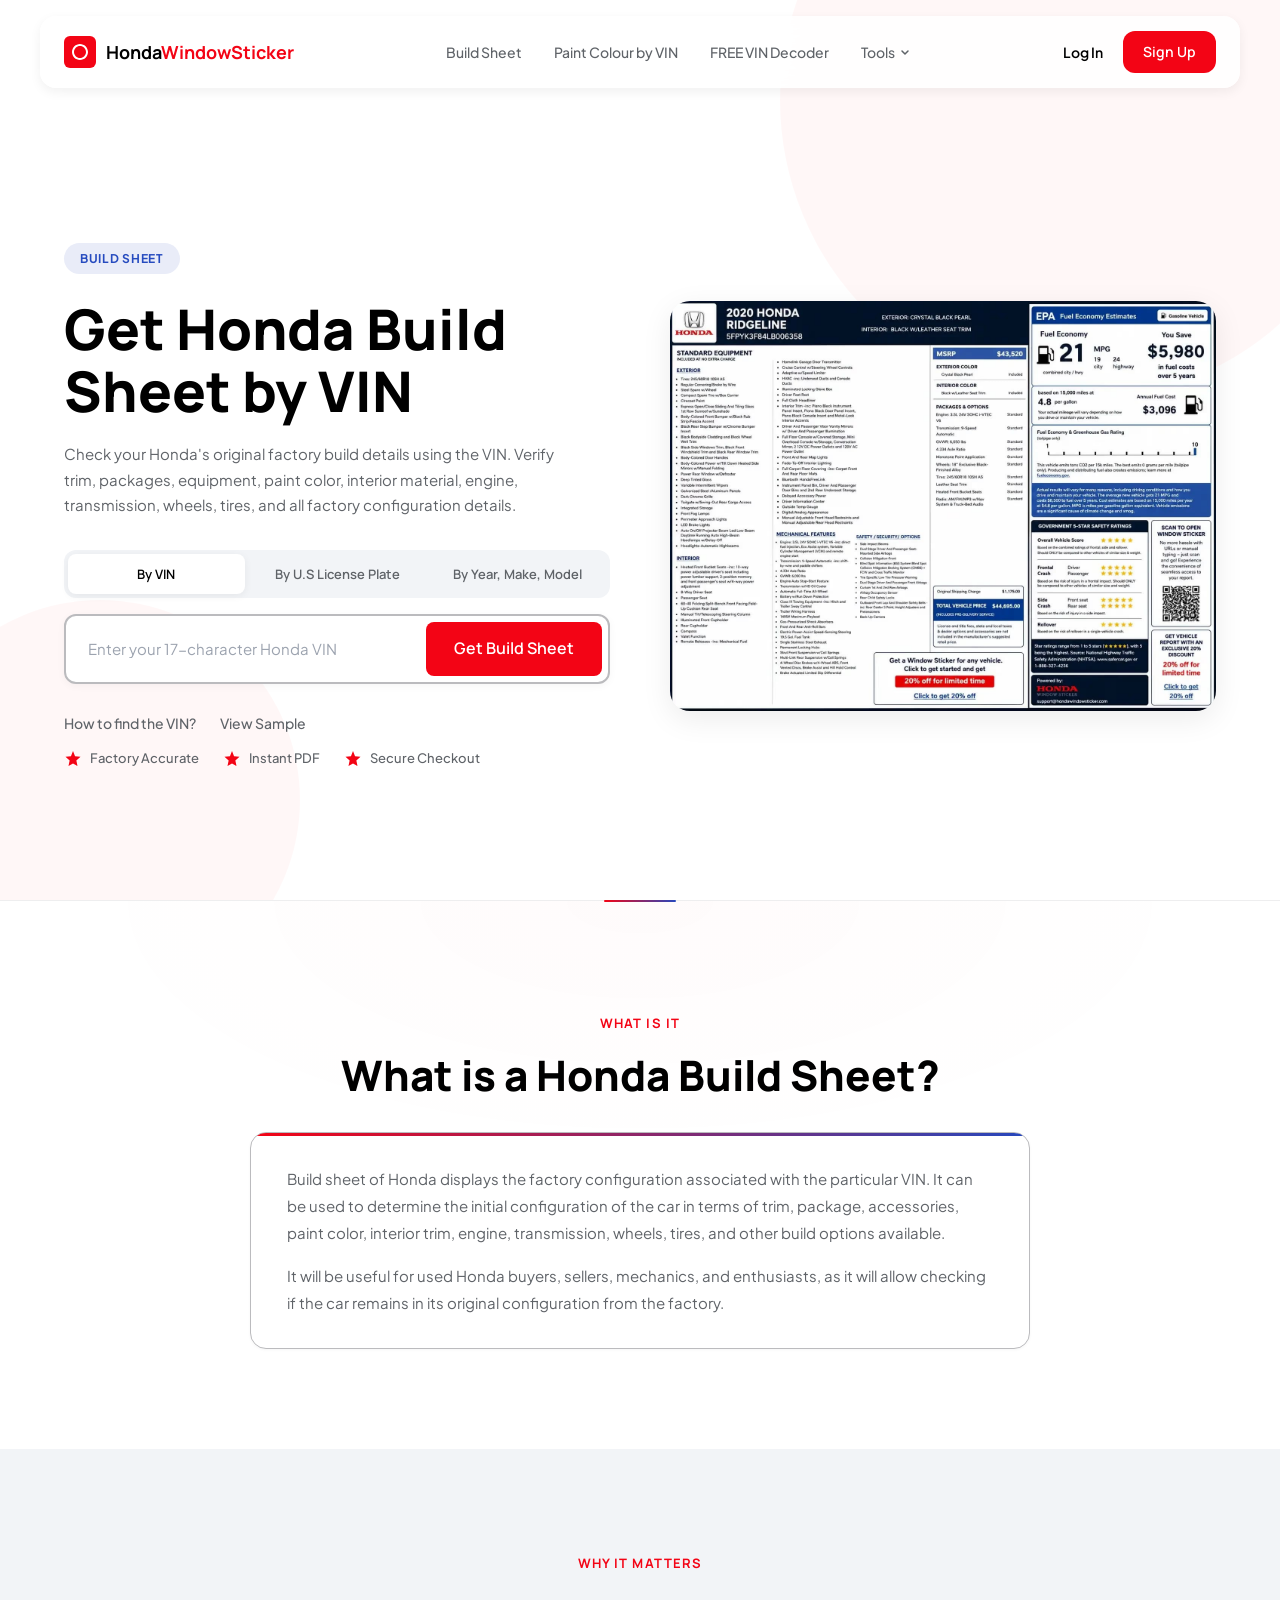
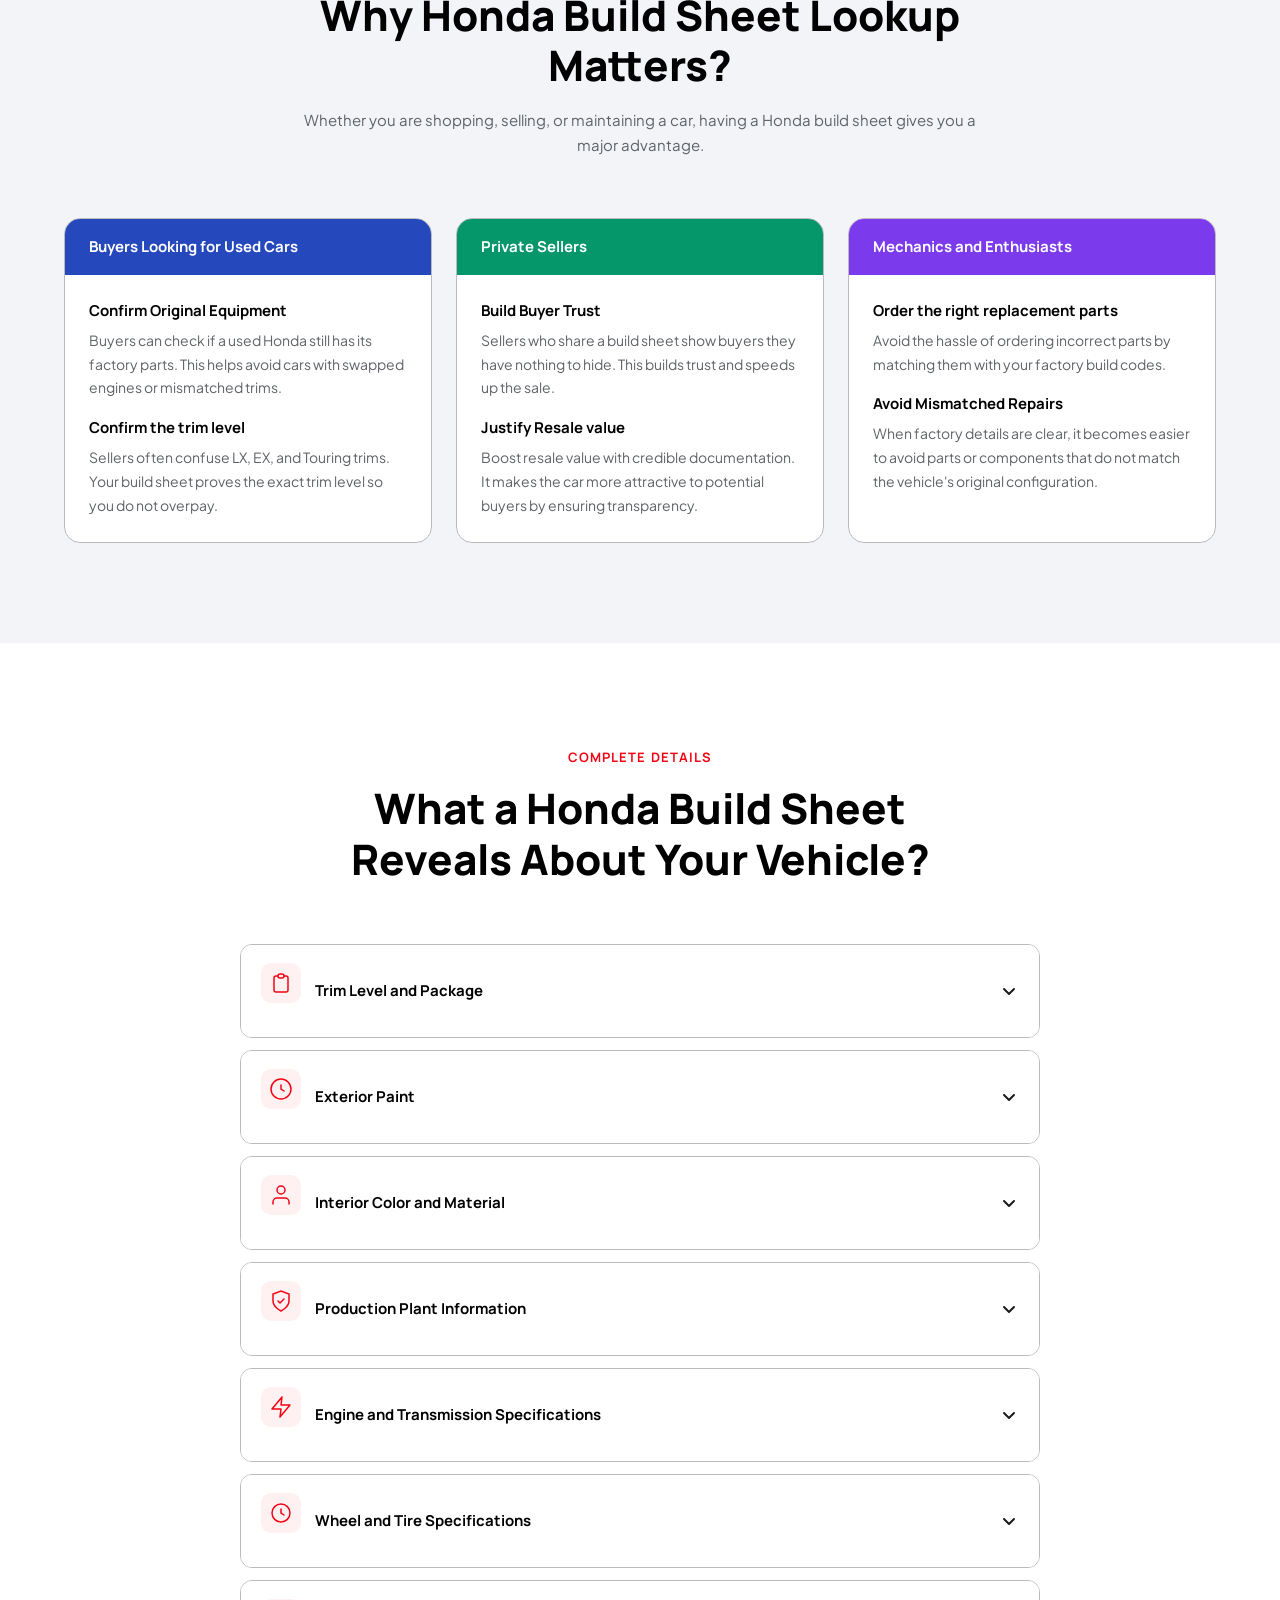
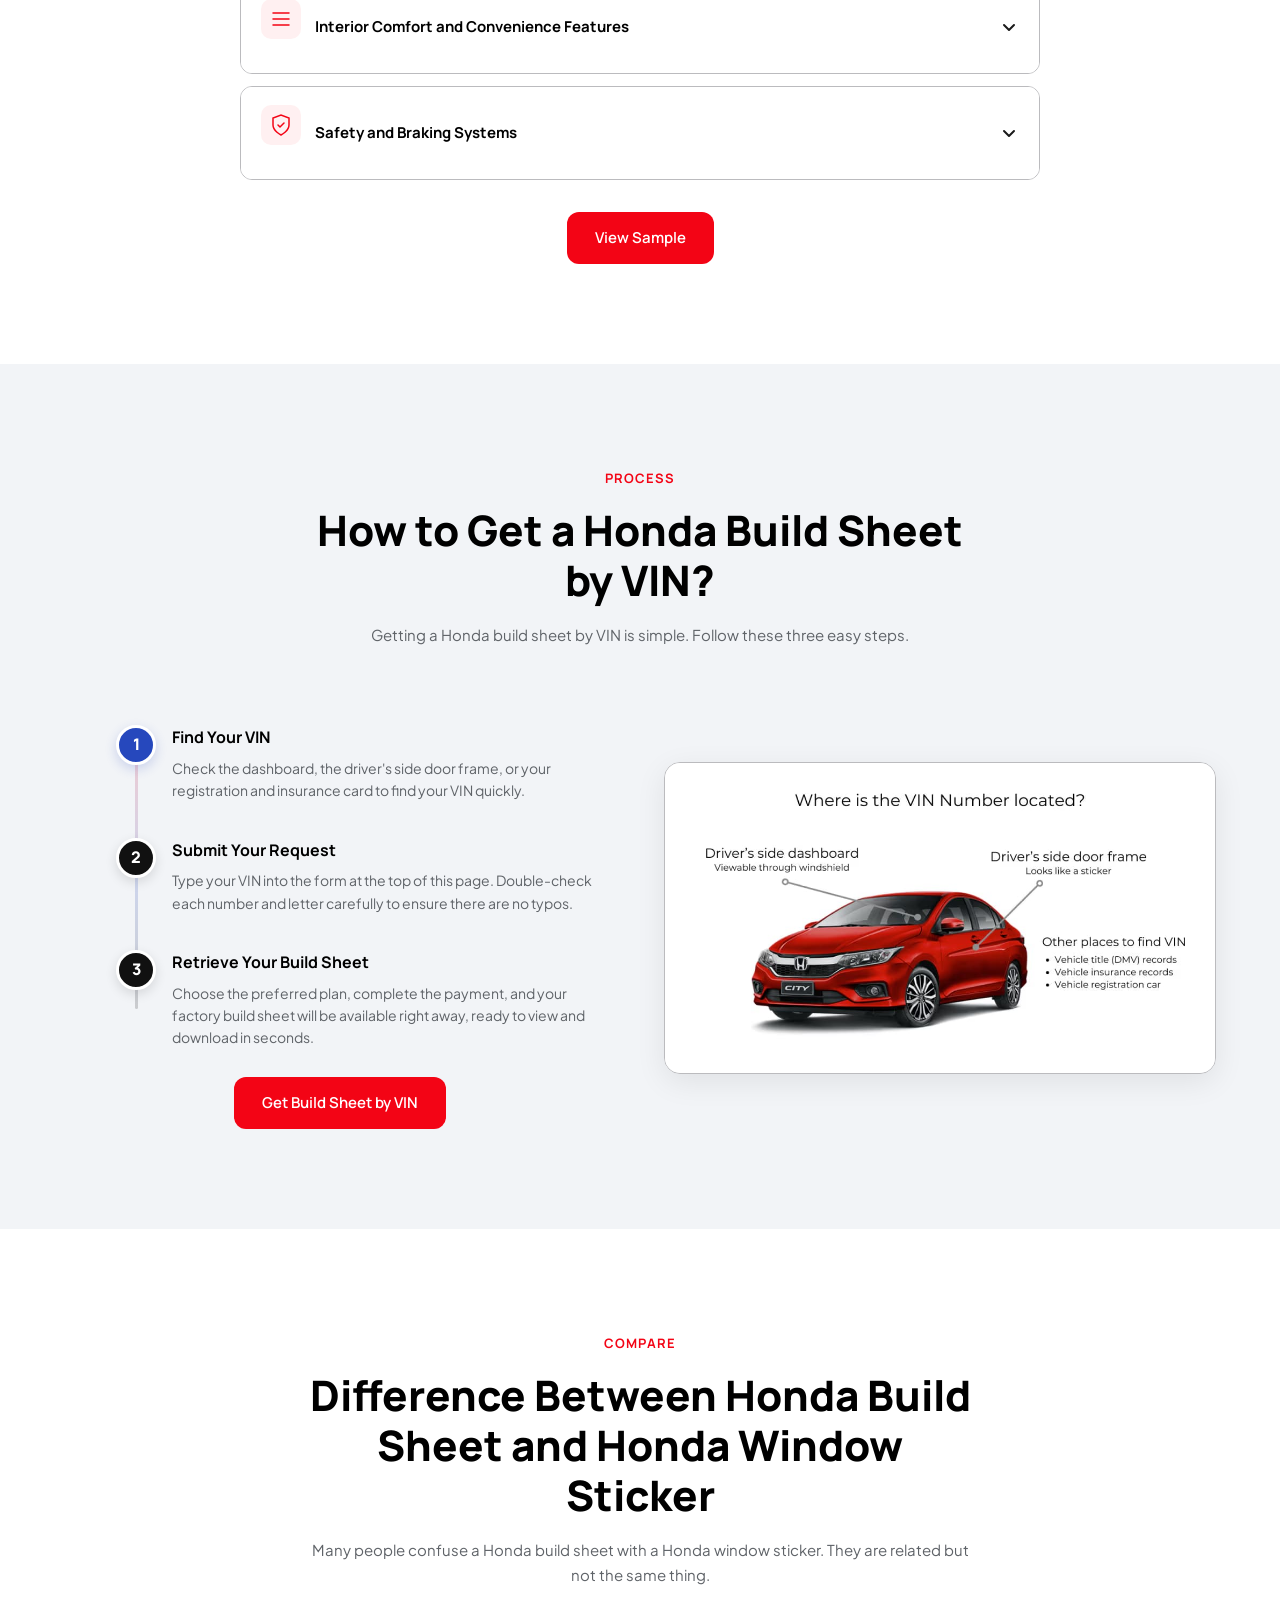
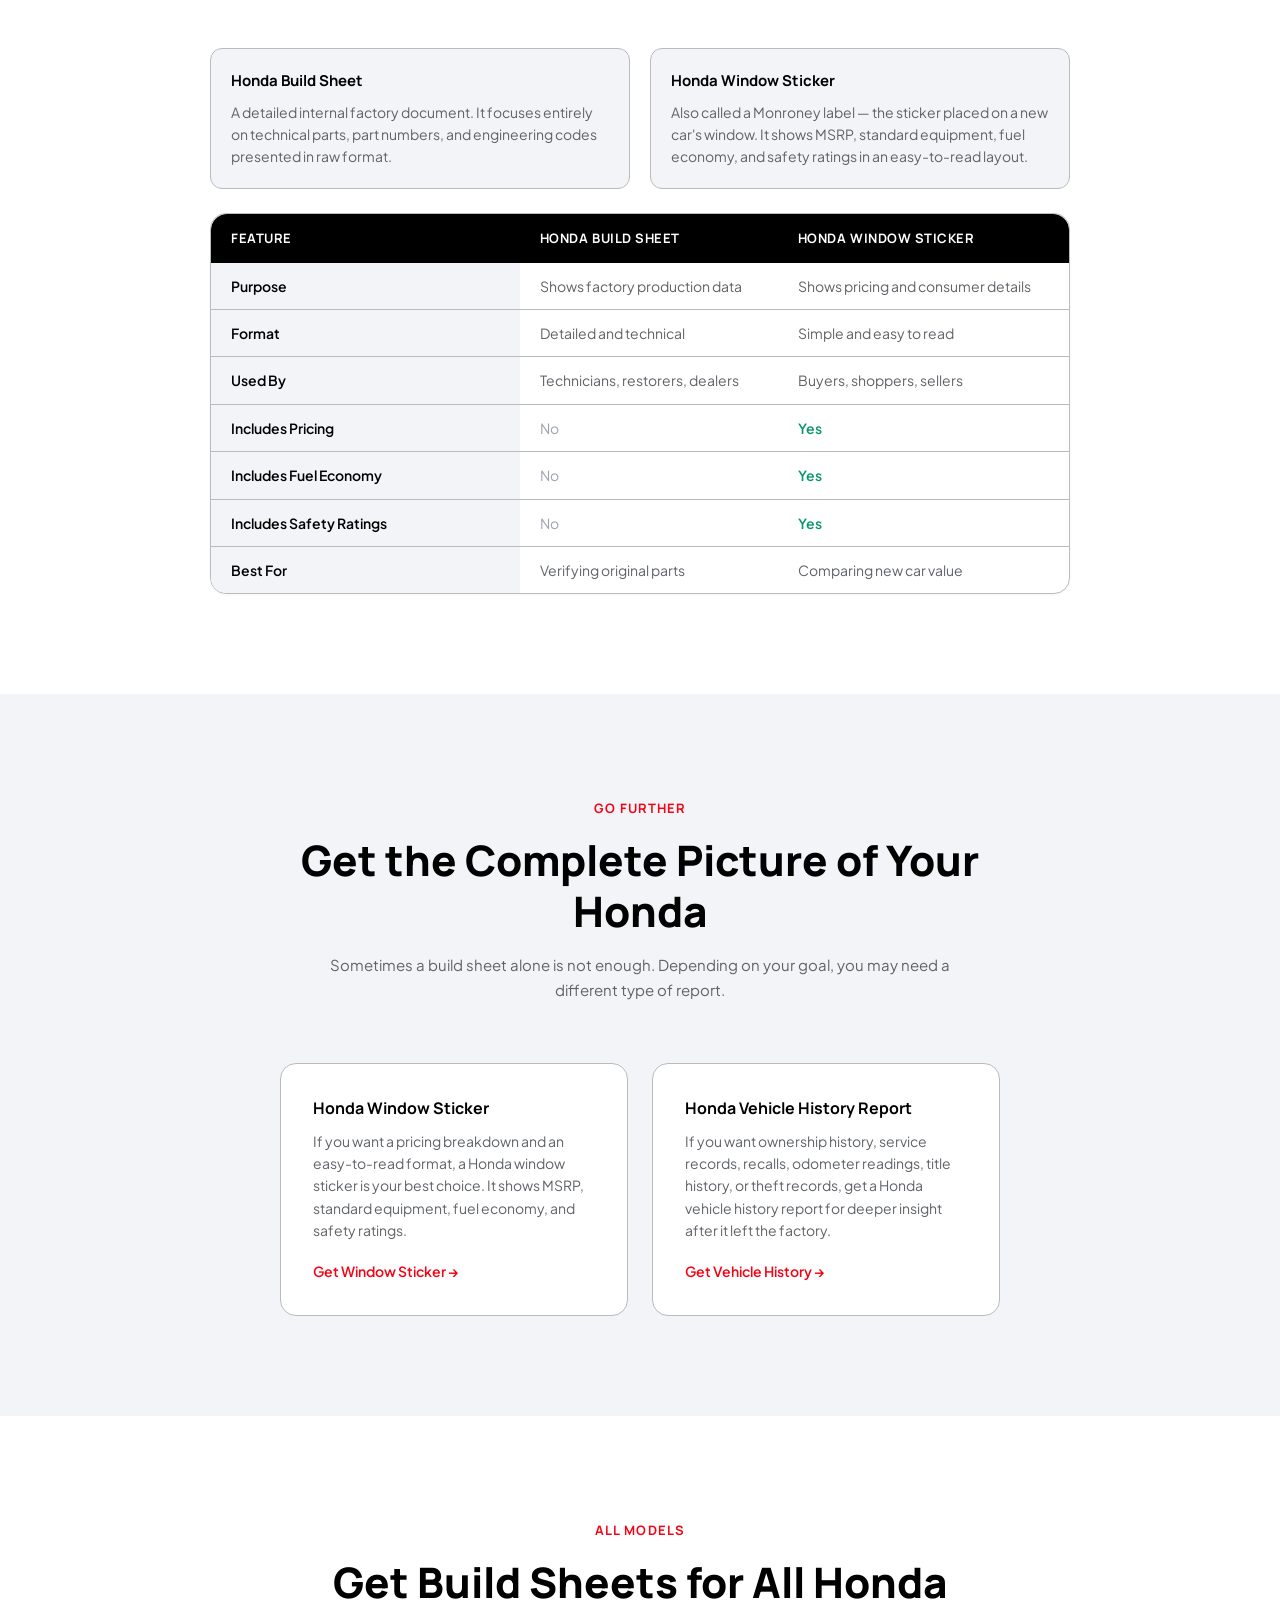
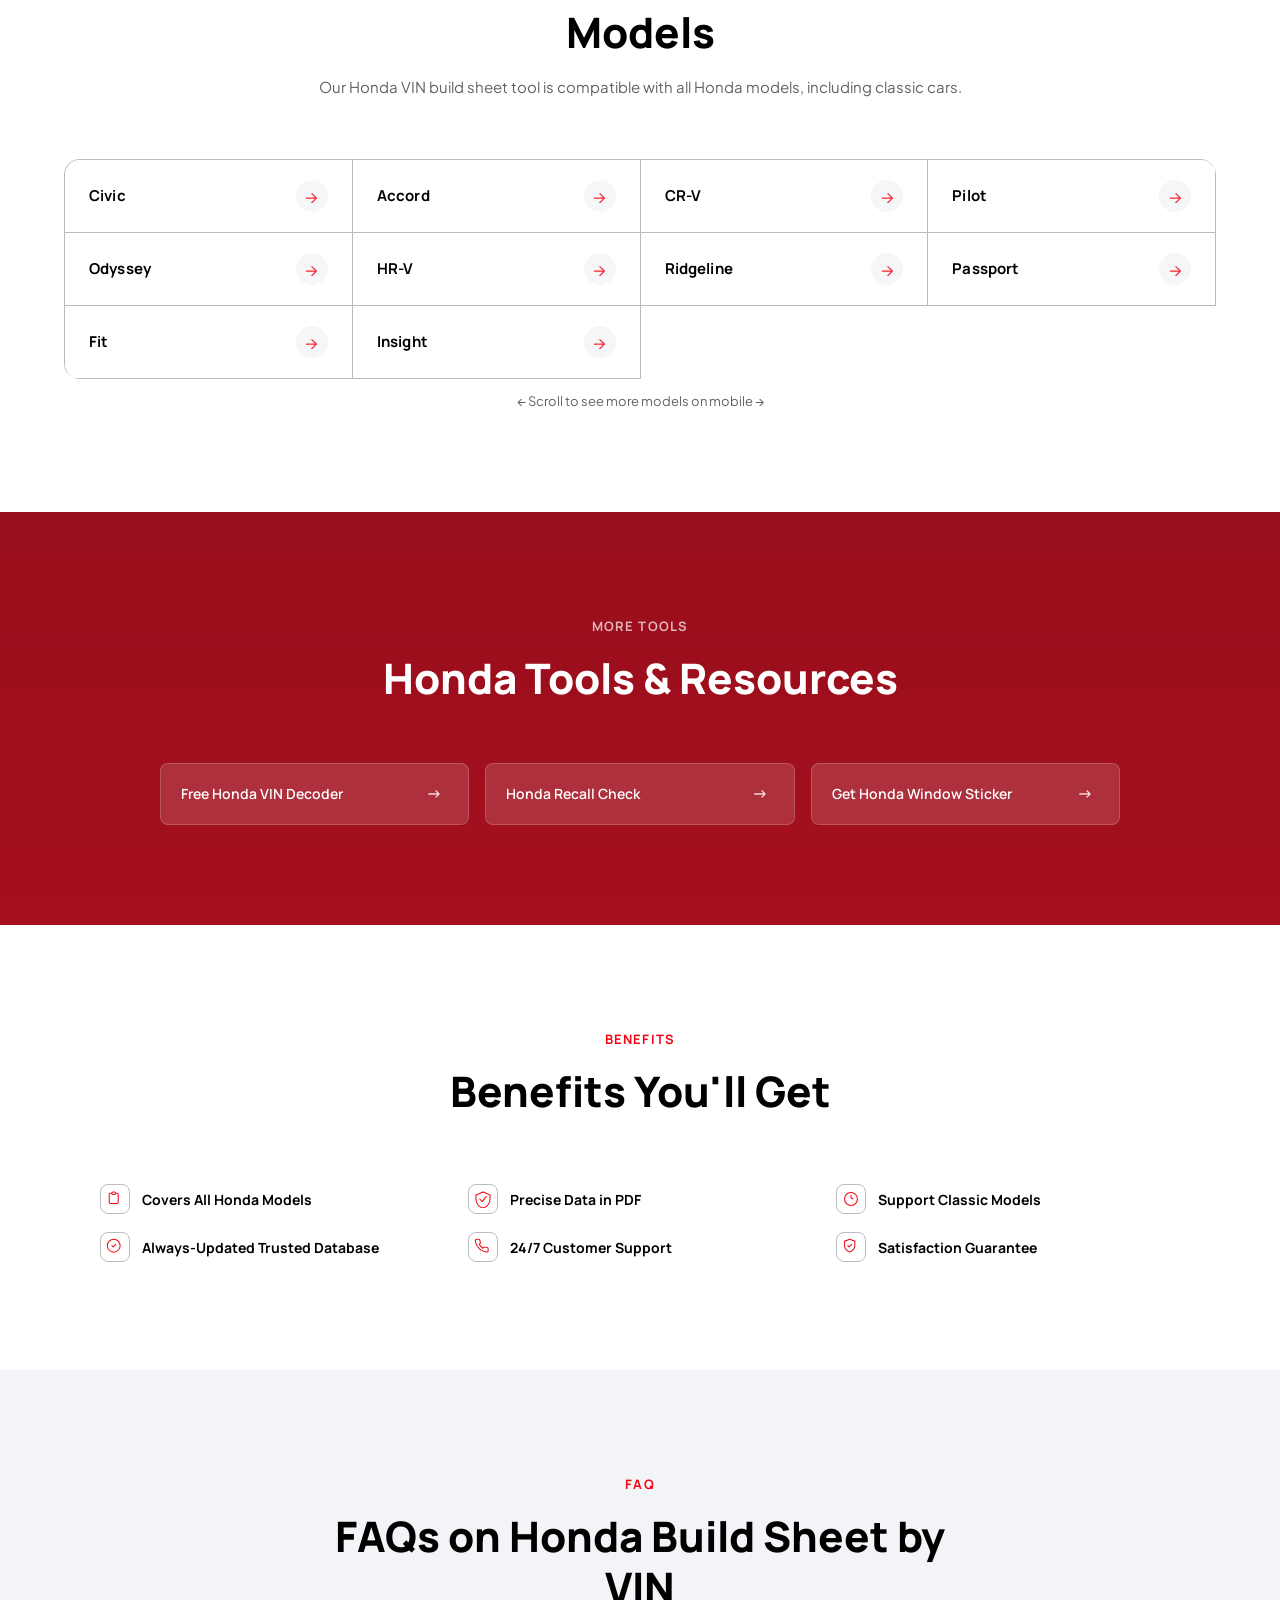
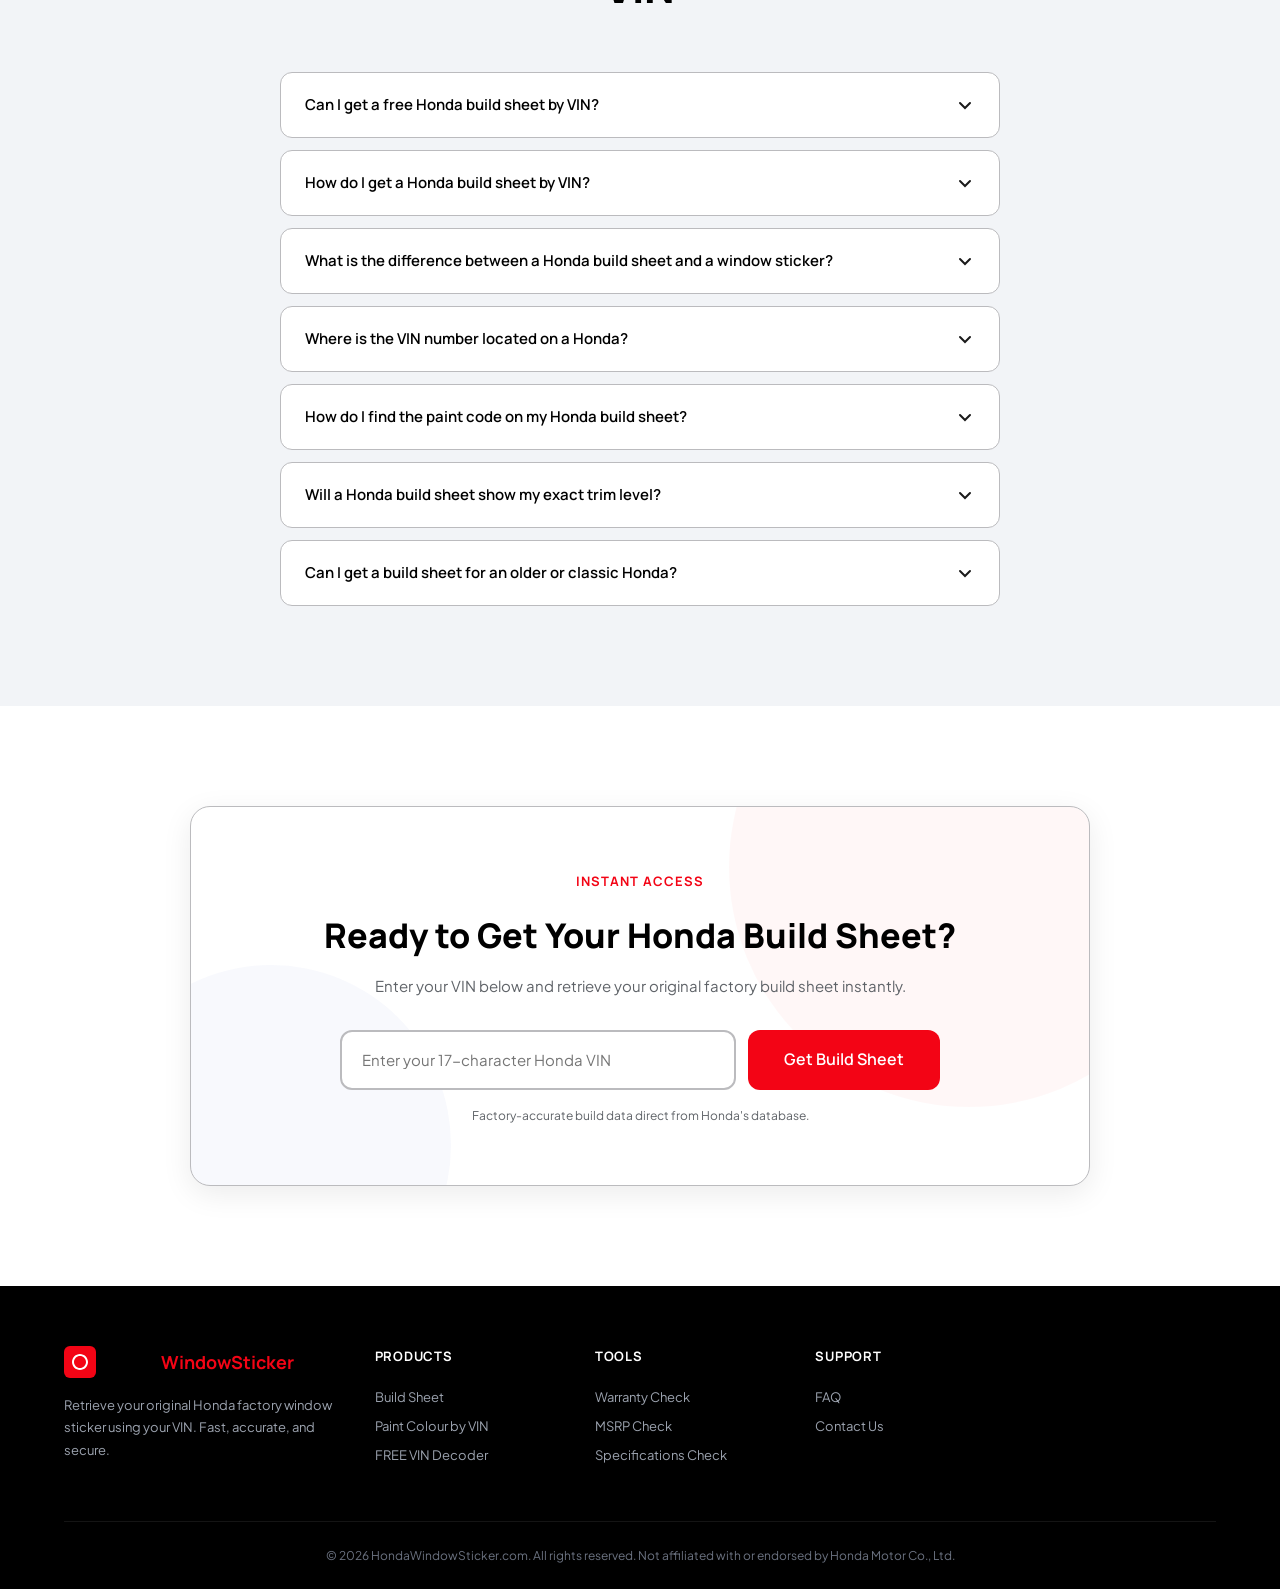
<file: build-sheet-by-vin.html>
﻿<!DOCTYPE html>
<html lang="en">
<head>
  <meta charset="UTF-8">
  <meta name="viewport" content="width=device-width, initial-scale=1.0">
  <title>Honda Build Sheet by VIN - Factory Options & Build Details</title>
  <meta name="description" content="Get your Honda factory build sheet by VIN. Verify trim, packages, paint, engine, transmission, wheels and all factory configuration details.">
  <link rel="preconnect" href="https://fonts.googleapis.com">
  <link rel="preconnect" href="https://fonts.gstatic.com" crossorigin>
  <link href="https://fonts.googleapis.com/css2?family=Manrope:wght@500;600;700;800&family=Plus+Jakarta+Sans:wght@400;500;600;700&display=swap" rel="stylesheet">
  <link rel="stylesheet" href="css/styles.css">
  <style>
    .bs-hero { padding:160px 0 60px; background:var(--bg); position:relative; overflow:hidden }
    .bs-hero__bg { position:absolute; inset:0; pointer-events:none; overflow:hidden }
    .bs-hero__bg span { position:absolute; border-radius:50%; background:var(--primary); opacity:.03 }
    .bs-hero__bg span:nth-child(1) { width:600px; height:600px; top:-220px; left:-120px }
    .bs-hero__bg span:nth-child(2) { width:400px; height:400px; bottom:-120px; right:-80px; background:var(--accent) }
    .bs-hero__container { display:flex !important; gap:48px; align-items:center; position:relative; z-index:1 }
    .bs-hero__container > div:first-child { flex:1.1; min-width:0 }
    .bs-hero__visual { flex:0.9; min-width:0; display:flex; justify-content:center; position:relative }
    .bs-hero__title { font-family:var(--font-heading); font-size:clamp(28px,4vw,44px); font-weight:800; color:var(--text); margin:0 0 12px; max-width:640px }
    .bs-hero__desc { font-size:16px; color:var(--text-secondary); max-width:640px; margin:0 0 28px; line-height:1.7 }
    .bs-hero__form-card { max-width:100%; width:100%; background:#fff; border:1px solid var(--border); border-radius:var(--radius-lg); padding:24px; box-shadow:var(--shadow-lg); position:relative; overflow:hidden; text-align:left; box-sizing:border-box }
    .bs-hero__form-card::before { content:''; position:absolute; top:0; left:0; right:0; height:3px; background:linear-gradient(90deg, var(--primary) 0%, var(--accent) 100%) }
    .bs-hero__visual { display:flex; justify-content:center; position:relative }
    .bs-hero__visual img { width:100%; max-width:480px; border-radius:var(--radius-lg); box-shadow:var(--shadow-lg); border:1px solid var(--border); display:block }
    .compare__table-wrap { overflow-x:auto; max-width:860px; margin:0 auto; border:1px solid var(--border); border-radius:var(--radius-lg); background:#fff; box-shadow:var(--shadow-sm) }
    .compare__table { width:100%; border-collapse:collapse; font-size:14px }
    .compare__table th { background:var(--text); color:#fff; padding:14px 20px; text-align:left; font-family:var(--font-heading); font-weight:700; font-size:13px; letter-spacing:.04em; text-transform:uppercase }
    .compare__table th:first-child { border-radius:var(--radius-lg) 0 0 0 }
    .compare__table th:last-child { border-radius:0 var(--radius-lg) 0 0 }
    .compare__table td { padding:12px 20px; border-bottom:1px solid var(--border); color:var(--text-secondary) }
    .compare__table td:first-child { font-weight:600; color:var(--text); background:var(--bg-alt); width:36% }
    .compare__table tr:last-child td { border-bottom:none }
    .compare__table td.yes { color:#059669; font-weight:600 }
    .compare__table td.no { color:#9CA3AF }
    .picture__grid { display:grid; grid-template-columns:repeat(2,1fr); gap:24px; max-width:720px; margin:0 auto }
    .picture__card { background:#fff; border:1px solid var(--border); border-radius:var(--radius-lg); padding:32px; text-align:left; transition:var(--transition) }
    .picture__card:hover { box-shadow:var(--shadow-md); transform:translateY(-2px); border-color:rgba(243,4,21,.12) }
    .picture__card h4 { font-family:var(--font-heading); font-size:16px; font-weight:700; color:var(--text); margin-bottom:8px }
    .picture__card p { font-size:14px; color:var(--text-secondary); line-height:1.6; margin-bottom:16px }
    .picture__card a { font-size:14px; font-weight:600; color:var(--primary) }
    .picture__card a:hover { color:var(--primary-hover) }
    .tools-red { background:#A50F1E; position:relative; overflow:hidden }
    .tools-red::before { content:''; position:absolute; inset:0; background:linear-gradient(180deg, rgba(0,0,0,.08) 0%, transparent 100%); pointer-events:none }
    .tools-red .container { position:relative; z-index:1 }
    .tools-red__bar { display:grid; grid-template-columns:repeat(3,1fr); gap:16px; max-width:960px; margin:0 auto }
    .tool-pill { display:flex; align-items:center; justify-content:space-between; gap:16px; padding:16px 20px; background:rgba(255,255,255,.14); border:1px solid rgba(255,255,255,.18); border-radius:8px; color:#fff; font-family:var(--font-heading); font-size:14px; font-weight:600; text-decoration:none; transition:var(--transition); backdrop-filter:blur(4px) }
    .tool-pill:hover { background:rgba(255,255,255,.22); border-color:rgba(255,255,255,.28); transform:translateY(-1px) }
    .tool-pill__arrow { flex-shrink:0; width:28px; height:28px; display:flex; align-items:center; justify-content:center; font-size:16px; opacity:.9; transition:var(--transition) }
    .tool-pill:hover .tool-pill__arrow { transform:translateX(4px) }
    @media (max-width:768px) {
      .bs-hero { padding:120px 0 32px !important }
      .bs-hero__container { flex-direction:column; gap:24px; padding:0 16px !important }
      .bs-hero__container > div:first-child { padding:0 8px }
      .bs-hero__title, .bs-hero__desc { text-align:left }
      .bs-hero__title { font-size:26px; line-height:1.2; margin-bottom:10px }
      .bs-hero__desc { font-size:14px; margin-bottom:24px; line-height:1.6; padding-bottom:8px }
      .bs-hero__form-card { padding:16px 12px; border-radius:var(--radius-md); margin:0 auto; width:100%; max-width:100%; box-sizing:border-box }
      .bs-hero__visual { order:1; margin-top:8px; padding:0 }
      .bs-hero__visual img { max-width:100%; border-radius:var(--radius-md) }
      .bs-hero__form-card .hero__tabs { margin-bottom:16px }
      .bs-hero__form-card .hero__tabs-nav { flex-wrap:nowrap; gap:4px; padding:4px; overflow-x:auto; scrollbar-width:none; -webkit-overflow-scrolling:touch }
      .bs-hero__form-card .hero__tabs-nav::-webkit-scrollbar { display:none }
      .bs-hero__form-card .hero__tab { flex:0 0 auto; font-size:12px; padding:8px 14px; white-space:nowrap }
      .bs-hero__form-card .hero__search-row { flex-direction:column; gap:10px; width:100% }
      .bs-hero__form-card .hero__search-row .hero__search-input,
      .bs-hero__form-card .hero__search-row .hero__search-select { width:100%; min-width:0; font-size:15px }
      .bs-hero__form-card .hero__search-input-wrap--promo { width:100% }
      .bs-hero__form-card .hero__search-btn { width:100%; padding:15px; font-size:15px }
      .bs-hero__form-card .hero__search-helpers { flex-wrap:wrap; gap:10px; margin-top:10px }
      .compare__table { font-size:13px }
      .compare__table th, .compare__table td { padding:10px 14px }
      .picture__grid { grid-template-columns:1fr }
      .tools-red__bar { grid-template-columns:1fr }
      #why .use-cases__grid { grid-template-columns:1fr !important }
      .hero { padding:120px 0 32px !important }
      .hero .hero__tabs { margin-top:16px; padding-top:8px }
    }
  </style>
</head>
<body>
  <nav class="nav" id="nav">
    <div class="nav__container">
      <a href="index.html" class="nav__logo">
        <svg class="nav__logo-icon" viewBox="0 0 32 32" fill="none">
          <rect width="32" height="32" rx="6" fill="#F30415"/>
          <path d="M16 8c-4.4 0-8 3.6-8 8s3.6 8 8 8 8-3.6 8-8-3.6-8-8-8zm0 14c-3.3 0-6-2.7-6-6s2.7-6 6-6 6 2.7 6 6-2.7 6-6 6z" fill="#fff"/>
          <path d="M16 11l-2 5h4l-2 5" stroke="#F30415" stroke-width="1.5" stroke-linecap="round" stroke-linejoin="round" fill="none"/>
        </svg>
        <span class="nav__logo-text">Honda<span class="nav__logo-accent">WindowSticker</span></span>
      </a>
      <div class="nav__menu" id="navMenu">
        <a href="build-sheet-by-vin.html" class="nav__link">Build Sheet</a>
        <a href="paint-color-by-vin.html" class="nav__link">Paint Colour by VIN</a>
        <a href="vin-decoder.html" class="nav__link">FREE VIN Decoder</a>
        <div class="nav__dropdown">
          <a href="#" class="nav__link nav__link--dropdown" id="servicesToggle">
            Tools
            <svg width="12" height="12" viewBox="0 0 12 12" fill="none"><path d="M3 5l3 3 3-3" stroke="currentColor" stroke-width="1.5" stroke-linecap="round" stroke-linejoin="round"/></svg>
          </a>
          <div class="nav__mega" id="navMega">
            <div class="nav__mega-grid">
              <a href="warranty-check-by-vin.html" class="nav__mega-item" data-service>
                <div class="nav__mega-icon">
                  <svg width="22" height="22" viewBox="0 0 28 28" fill="none"><path d="M12 22s8-4 8-10V5l-8-3-8 3v7c0 6 8 10 8 10z" stroke="#F30415" stroke-width="1.5" fill="none"/><path d="M9 12l2 2 4-4" stroke="#F30415" stroke-width="1.5" stroke-linecap="round" stroke-linejoin="round"/></svg>
                </div>
                <div class="nav__mega-text">
                  <span class="nav__mega-title">Warranty Check</span>
                  <span class="nav__mega-desc">Check warranty status by VIN</span>
                </div>
              </a>
              <a href="msrp-by-vin.html" class="nav__mega-item" data-service>
                <div class="nav__mega-icon">
                  <svg width="22" height="22" viewBox="0 0 28 28" fill="none"><path d="M12 1v22M17 5H9.5a3.5 3.5 0 000 7h5a3.5 3.5 0 010 7H6" stroke="#F30415" stroke-width="1.5" stroke-linecap="round" stroke-linejoin="round"/></svg>
                </div>
                <div class="nav__mega-text">
                  <span class="nav__mega-title">MSRP Check</span>
                  <span class="nav__mega-desc">Check original MSRP by VIN</span>
                </div>
              </a>
              <a href="specifications-by-vin.html" class="nav__mega-item" data-service>
                <div class="nav__mega-icon">
                  <svg width="22" height="22" viewBox="0 0 28 28" fill="none"><path d="M9 5H7a2 2 0 00-2 2v12a2 2 0 002 2h10a2 2 0 002-2V7a2 2 0 00-2-2h-2M9 5a2 2 0 002 2h2a2 2 0 002-2M9 5a2 2 0 012-2h2a2 2 0 012 2" stroke="#F30415" stroke-width="1.5" stroke-linecap="round"/></svg>
                </div>
                <div class="nav__mega-text">
                  <span class="nav__mega-title">Specifications Check</span>
                  <span class="nav__mega-desc">View factory specifications</span>
                </div>
              </a>
            </div>
          </div>
        </div>
        <div class="nav__menu-divider"></div>
        <a href="#login" class="nav__link nav__menu-login">Log In</a>
        <a href="#signup" class="btn btn--primary btn--sm nav__menu-signup">Sign Up</a>
      </div>
      <div class="nav__actions">
        <a href="#login" class="nav__link nav__link--login">Log In</a>
        <a href="#signup" class="btn btn--primary btn--sm">Sign Up</a>
        <button class="nav__hamburger" id="hamburger" aria-label="Menu">
          <span></span><span></span><span></span>
        </button>
      </div>
    </div>
  </nav>

  <!-- HERO — SAME AS HOME PAGE (HEADER + FORM LEFT, IMAGE RIGHT) -->
  <section class="hero" id="hero">
    <div class="hero__bg">
      <div class="hero__shape hero__shape--1"></div>
      <div class="hero__shape hero__shape--2"></div>
      <div class="hero__shape hero__shape--3"></div>
    </div>
    <div class="container hero__container">
      <div class="hero__content">
        <span class="hero__badge" style="background:#E9ECF8;color:#264BBF">Build Sheet</span>
        <h1 class="hero__title">Get Honda Build Sheet by VIN</h1>
        <p class="hero__subtitle">Check your Honda's original factory build details using the VIN. Verify trim, packages, equipment, paint color, interior material, engine, transmission, wheels, tires, and all factory configuration details.</p>
        <div class="hero__tabs" style="margin-bottom:0">
          <div class="hero__tabs-nav">
            <button class="hero__tab active" data-tab="vin">By VIN</button>
            <button class="hero__tab" data-tab="plate">By U.S License Plate</button>
            <button class="hero__tab" data-tab="ymm">By Year, Make, Model</button>
          </div>
          <div class="hero__tabs-body">
            <div class="hero__tab-panel active" data-panel="vin">
              <div class="hero__search-input-wrap">
                <input type="text" class="hero__search-input" placeholder="Enter your 17-character Honda VIN" maxlength="17" id="vinInput">
                <button class="hero__search-btn btn btn--primary" id="searchBtn">Get Build Sheet</button>
              </div>
              <div class="hero__search-helpers">
                <a href="#" class="hero__sample">How to find the VIN?</a>
                <a href="#" class="hero__sample">View Sample</a>
              </div>
            </div>
            <div class="hero__tab-panel" data-panel="plate">
              <div class="hero__search-row">
                <input type="text" class="hero__search-input" placeholder="Enter License Plate" maxlength="8" id="plateInput">
                <select class="hero__search-select" id="plateState">
                  <option value="">Select State</option>
                  <option>Alabama</option><option>Alaska</option><option>Arizona</option><option>California</option><option>Colorado</option><option>Connecticut</option><option>Delaware</option><option>Florida</option><option>Georgia</option><option>Hawaii</option><option>Idaho</option><option>Illinois</option><option>Indiana</option><option>Iowa</option><option>Kansas</option><option>Kentucky</option><option>Louisiana</option><option>Maine</option><option>Maryland</option><option>Massachusetts</option><option>Michigan</option><option>Minnesota</option><option>Mississippi</option><option>Missouri</option><option>Montana</option><option>Nebraska</option><option>Nevada</option><option>New Hampshire</option><option>New Jersey</option><option>New Mexico</option><option>New York</option><option>North Carolina</option><option>North Dakota</option><option>Ohio</option><option>Oklahoma</option><option>Oregon</option><option>Pennsylvania</option><option>Rhode Island</option><option>South Carolina</option><option>South Dakota</option><option>Tennessee</option><option>Texas</option><option>Utah</option><option>Vermont</option><option>Virginia</option><option>Washington</option><option>West Virginia</option><option>Wisconsin</option><option>Wyoming</option>
                </select>
              </div>
              <button class="hero__search-btn btn btn--primary" id="plateBtn" style="width:100%;margin-top:8px">Get Build Sheet</button>
              <div class="hero__search-helpers">
                <a href="#" class="hero__sample">How to find the VIN?</a>
                <a href="#" class="hero__sample">View Sample</a>
              </div>
            </div>
            <div class="hero__tab-panel" data-panel="ymm">
              <div class="hero__search-row">
                <select class="hero__search-select" id="ymmYear"><option value="">Select Year</option><option>2025</option><option>2024</option><option>2023</option><option>2022</option><option>2021</option><option>2020</option><option>2019</option><option>2018</option><option>2017</option><option>2016</option><option>2015</option><option>2014</option><option>2013</option><option>2012</option><option>2011</option><option>2010</option><option>2009</option><option>2008</option><option>2007</option><option>2006</option><option>2005</option><option>2004</option><option>2003</option><option>2002</option><option>2001</option><option>2000</option></select>
                <select class="hero__search-select" id="ymmMake" disabled><option value="">Select Make</option></select>
              </div>
              <div class="hero__search-row" style="margin-top:8px">
                <select class="hero__search-select" id="ymmModel" disabled><option value="">Select Model</option></select>
                <input type="email" class="hero__search-input" placeholder="Enter Your Email" id="ymmEmail">
              </div>
              <div class="hero__search-row hero__search-row--promo" style="margin-top:8px">
                <div class="hero__search-input-wrap hero__search-input-wrap--promo">
                  <input type="tel" class="hero__search-input" placeholder="Enter Phone for" id="ymmPhone">
                  <span class="hero__promo-badge">10% off</span>
                </div>
              </div>
              <button class="hero__search-btn btn btn--primary" id="ymmBtn" style="width:100%;margin-top:8px">Get Build Sheet</button>
              <div class="hero__search-helpers">
                <a href="#" class="hero__sample">How to find the VIN?</a>
                <a href="#" class="hero__sample">View Sample</a>
              </div>
            </div>
          </div>
        </div>
        <div class="hero__trust" style="margin-top:14px">
          <div class="hero__trust-item">
            <svg width="18" height="18" viewBox="0 0 18 18" fill="none"><path d="M9 1L11.05 6.2l5.45.5-4.15 3.7L13.5 16 9 13.5 4.5 16l1.15-5.6L1.5 6.7l5.45-.5L9 1z" fill="#F30415"/></svg>
            <span>Factory Accurate</span>
          </div>
          <div class="hero__trust-item">
            <svg width="18" height="18" viewBox="0 0 18 18" fill="none"><path d="M9 1L11.05 6.2l5.45.5-4.15 3.7L13.5 16 9 13.5 4.5 16l1.15-5.6L1.5 6.7l5.45-.5L9 1z" fill="#F30415"/></svg>
            <span>Instant PDF</span>
          </div>
          <div class="hero__trust-item">
            <svg width="18" height="18" viewBox="0 0 18 18" fill="none"><path d="M9 1L11.05 6.2l5.45.5-4.15 3.7L13.5 16 9 13.5 4.5 16l1.15-5.6L1.5 6.7l5.45-.5L9 1z" fill="#F30415"/></svg>
            <span>Secure Checkout</span>
          </div>
        </div>
      </div>
      <div class="hero__visual">
        <div class="hero__image-wrapper">
          <div class="hero__car-glow"></div>
          <img src="assets/images/window-sticker-sample.jpg" alt="Honda Build Sheet Sample" class="hero__car-img" loading="lazy">
        </div>
      </div>
    </div>
  </section>

  <!-- WHAT IS -->
  <section class="what section" id="what">
    <div class="container">
      <div class="section__header fade-up" style="margin-bottom:32px">
        <span class="section__tag">What Is It</span>
        <h2 class="section__title">What is a Honda Build Sheet?</h2>
      </div>
      <div class="what__content fade-up" style="max-width:780px; margin:0 auto; background:#fff; border:1px solid var(--border); border-radius:var(--radius-lg); padding:32px 36px; box-shadow:var(--shadow-sm); position:relative; overflow:hidden; text-align:left">
        <div style="position:absolute; top:0; left:0; right:0; height:3px; background:linear-gradient(90deg, var(--primary) 0%, var(--accent) 100%)"></div>
        <p style="font-size:15px; color:var(--text-secondary); line-height:1.8; margin-bottom:16px">Build sheet of Honda displays the factory configuration associated with the particular VIN. It can be used to determine the initial configuration of the car in terms of trim, package, accessories, paint color, interior trim, engine, transmission, wheels, tires, and other build options available.</p>
        <p style="font-size:15px; color:var(--text-secondary); line-height:1.8; margin:0">It will be useful for used Honda buyers, sellers, mechanics, and enthusiasts, as it will allow checking if the car remains in its original configuration from the factory.</p>
      </div>
    </div>
  </section>

  <!-- WHY MATTERS -->
  <section class="use-cases section section--alt" id="why">
    <div class="container">
      <div class="section__header fade-up">
        <span class="section__tag">Why It Matters</span>
        <h2 class="section__title">Why Honda Build Sheet Lookup Matters?</h2>
        <p class="section__desc">Whether you are shopping, selling, or maintaining a car, having a Honda build sheet gives you a major advantage.</p>
      </div>
      <div class="use-cases__grid" style="grid-template-columns:repeat(3,1fr)">
        <div class="use-case-card fade-up">
          <div class="use-case-card__header use-case-card__header--buyer">Buyers Looking for Used Cars</div>
          <div class="use-case-card__body">
            <h4 class="use-case-card__title">Confirm Original Equipment</h4>
            <p class="use-case-card__desc">Buyers can check if a used Honda still has its factory parts. This helps avoid cars with swapped engines or mismatched trims.</p>
            <h4 class="use-case-card__title">Confirm the trim level</h4>
            <p class="use-case-card__desc">Sellers often confuse LX, EX, and Touring trims. Your build sheet proves the exact trim level so you do not overpay.</p>
          </div>
        </div>
        <div class="use-case-card fade-up">
          <div class="use-case-card__header use-case-card__header--seller">Private Sellers</div>
          <div class="use-case-card__body">
            <h4 class="use-case-card__title">Build Buyer Trust</h4>
            <p class="use-case-card__desc">Sellers who share a build sheet show buyers they have nothing to hide. This builds trust and speeds up the sale.</p>
            <h4 class="use-case-card__title">Justify Resale value</h4>
            <p class="use-case-card__desc">Boost resale value with credible documentation. It makes the car more attractive to potential buyers by ensuring transparency.</p>
          </div>
        </div>
        <div class="use-case-card fade-up">
          <div class="use-case-card__header use-case-card__header--dealer">Mechanics and Enthusiasts</div>
          <div class="use-case-card__body">
            <h4 class="use-case-card__title">Order the right replacement parts</h4>
            <p class="use-case-card__desc">Avoid the hassle of ordering incorrect parts by matching them with your factory build codes.</p>
            <h4 class="use-case-card__title">Avoid Mismatched Repairs</h4>
            <p class="use-case-card__desc">When factory details are clear, it becomes easier to avoid parts or components that do not match the vehicle's original configuration.</p>
          </div>
        </div>
      </div>
    </div>
  </section>

  <!-- WHAT IT REVEALS -->
  <section class="included section" id="reveals">
    <div class="container">
      <div class="section__header fade-up">
        <span class="section__tag">Complete Details</span>
        <h2 class="section__title">What a Honda Build Sheet Reveals About Your Vehicle?</h2>
      </div>
      <div class="included__grid included__accordion">
        <div class="included__card fade-up">
          <button class="included__card-header" aria-expanded="false">
            <span class="included__card-left">
              <span class="included__card-icon">
                <svg width="24" height="24" viewBox="0 0 24 24" fill="none"><path d="M9 5H7a2 2 0 00-2 2v12a2 2 0 002 2h10a2 2 0 002-2V7a2 2 0 00-2-2h-2M9 5a2 2 0 002 2h2a2 2 0 002-2M9 5a2 2 0 012-2h2a2 2 0 012 2" stroke="#F30415" stroke-width="1.5" stroke-linecap="round"/></svg>
              </span>
              <span class="included__card-title">Trim Level and Package</span>
            </span>
            <svg class="included__chevron" width="20" height="20" viewBox="0 0 20 20" fill="none"><path d="M5 8l5 5 5-5" stroke="#1A1A1A" stroke-width="2" stroke-linecap="round" stroke-linejoin="round"/></svg>
          </button>
          <div class="included__card-body"><p class="included__card-desc">You can confirm if your Honda is a base model, EX, EX L, Touring, or Sport trim.</p></div>
        </div>
        <div class="included__card fade-up">
          <button class="included__card-header" aria-expanded="false">
            <span class="included__card-left">
              <span class="included__card-icon">
                <svg width="24" height="24" viewBox="0 0 24 24" fill="none"><circle cx="12" cy="12" r="10" stroke="#F30415" stroke-width="1.5"/><path d="M12 8v4l3 2" stroke="#F30415" stroke-width="1.5" stroke-linecap="round"/></svg>
              </span>
              <span class="included__card-title">Exterior Paint</span>
            </span>
            <svg class="included__chevron" width="20" height="20" viewBox="0 0 20 20" fill="none"><path d="M5 8l5 5 5-5" stroke="#1A1A1A" stroke-width="2" stroke-linecap="round" stroke-linejoin="round"/></svg>
          </button>
          <div class="included__card-body"><p class="included__card-desc">Get the exact name and code for the factory paint. Highly useful if you need to order matching touch-up paint.</p></div>
        </div>
        <div class="included__card fade-up">
          <button class="included__card-header" aria-expanded="false">
            <span class="included__card-left">
              <span class="included__card-icon">
                <svg width="24" height="24" viewBox="0 0 24 24" fill="none"><path d="M20 21v-2a4 4 0 00-4-4H8a4 4 0 00-4 4v2M12 3a4 4 0 110 8 4 4 0 010-8z" stroke="#F30415" stroke-width="1.5" stroke-linecap="round"/></svg>
              </span>
              <span class="included__card-title">Interior Color and Material</span>
            </span>
            <svg class="included__chevron" width="20" height="20" viewBox="0 0 20 20" fill="none"><path d="M5 8l5 5 5-5" stroke="#1A1A1A" stroke-width="2" stroke-linecap="round" stroke-linejoin="round"/></svg>
          </button>
          <div class="included__card-body"><p class="included__card-desc">You can find out whether your Honda came with cloth, leather, or a combination of interior materials.</p></div>
        </div>
        <div class="included__card fade-up">
          <button class="included__card-header" aria-expanded="false">
            <span class="included__card-left">
              <span class="included__card-icon">
                <svg width="24" height="24" viewBox="0 0 24 24" fill="none"><path d="M12 22s8-4 8-10V5l-8-3-8 3v7c0 6 8 10 8 10z" stroke="#F30415" stroke-width="1.5"/><path d="M9 12l2 2 4-4" stroke="#F30415" stroke-width="1.5" stroke-linecap="round" stroke-linejoin="round"/></svg>
              </span>
              <span class="included__card-title">Production Plant Information</span>
            </span>
            <svg class="included__chevron" width="20" height="20" viewBox="0 0 20 20" fill="none"><path d="M5 8l5 5 5-5" stroke="#1A1A1A" stroke-width="2" stroke-linecap="round" stroke-linejoin="round"/></svg>
          </button>
          <div class="included__card-body"><p class="included__card-desc">The build sheet often shows which Honda plant assembled your vehicle and the production date.</p></div>
        </div>
        <div class="included__card fade-up">
          <button class="included__card-header" aria-expanded="false">
            <span class="included__card-left">
              <span class="included__card-icon">
                <svg width="24" height="24" viewBox="0 0 24 24" fill="none"><path d="M13 2L3 14h9l-1 8 10-12h-9l1-8z" stroke="#F30415" stroke-width="1.5" stroke-linecap="round" stroke-linejoin="round"/></svg>
              </span>
              <span class="included__card-title">Engine and Transmission Specifications</span>
            </span>
            <svg class="included__chevron" width="20" height="20" viewBox="0 0 20 20" fill="none"><path d="M5 8l5 5 5-5" stroke="#1A1A1A" stroke-width="2" stroke-linecap="round" stroke-linejoin="round"/></svg>
          </button>
          <div class="included__card-body"><p class="included__card-desc">You will see the precise engine code, cylinder count, displacement, and horsepower that came with your Honda. The build sheet also shows whether your vehicle was equipped with a manual, automatic, or CVT transmission.</p></div>
        </div>
        <div class="included__card fade-up">
          <button class="included__card-header" aria-expanded="false">
            <span class="included__card-left">
              <span class="included__card-icon">
                <svg width="24" height="24" viewBox="0 0 24 24" fill="none"><circle cx="12" cy="12" r="9" stroke="#F30415" stroke-width="1.5"/><path d="M12 8v4l3 2" stroke="#F30415" stroke-width="1.5" stroke-linecap="round"/></svg>
              </span>
              <span class="included__card-title">Wheel and Tire Specifications</span>
            </span>
            <svg class="included__chevron" width="20" height="20" viewBox="0 0 20 20" fill="none"><path d="M5 8l5 5 5-5" stroke="#1A1A1A" stroke-width="2" stroke-linecap="round" stroke-linejoin="round"/></svg>
          </button>
          <div class="included__card-body"><p class="included__card-desc">This section lists the exact wheel size, style, and tire rating that came with the car when it rolled off the production line.</p></div>
        </div>
        <div class="included__card fade-up">
          <button class="included__card-header" aria-expanded="false">
            <span class="included__card-left">
              <span class="included__card-icon">
                <svg width="24" height="24" viewBox="0 0 24 24" fill="none"><path d="M4 6h16M4 12h16M4 18h16" stroke="#F30415" stroke-width="1.5" stroke-linecap="round"/></svg>
              </span>
              <span class="included__card-title">Interior Comfort and Convenience Features</span>
            </span>
            <svg class="included__chevron" width="20" height="20" viewBox="0 0 20 20" fill="none"><path d="M5 8l5 5 5-5" stroke="#1A1A1A" stroke-width="2" stroke-linecap="round" stroke-linejoin="round"/></svg>
          </button>
          <div class="included__card-body"><p class="included__card-desc">Your sheet lists everything from dual-zone climate control to heated seats and a power sunroof.</p></div>
        </div>
        <div class="included__card fade-up">
          <button class="included__card-header" aria-expanded="false">
            <span class="included__card-left">
              <span class="included__card-icon">
                <svg width="24" height="24" viewBox="0 0 24 24" fill="none"><path d="M12 22s8-4 8-10V5l-8-3-8 3v7c0 6 8 10 8 10z" stroke="#F30415" stroke-width="1.5"/><path d="M9 12l2 2 4-4" stroke="#F30415" stroke-width="1.5" stroke-linecap="round" stroke-linejoin="round"/></svg>
              </span>
              <span class="included__card-title">Safety and Braking Systems</span>
            </span>
            <svg class="included__chevron" width="20" height="20" viewBox="0 0 20 20" fill="none"><path d="M5 8l5 5 5-5" stroke="#1A1A1A" stroke-width="2" stroke-linecap="round" stroke-linejoin="round"/></svg>
          </button>
          <div class="included__card-body"><p class="included__card-desc">Confirm the presence of specific airbag configurations, anti-lock braking systems, and electronic stability control systems.</p></div>
        </div>
      </div>
      <div style="text-align:center;margin-top:32px" class="fade-up">
        <a href="#" class="btn btn--primary btn--md">View Sample</a>
      </div>
    </div>
  </section>

  <!-- HOW TO GET -->
  <section class="how section section--alt" id="how">
    <div class="container">
      <div class="section__header fade-up">
        <span class="section__tag">Process</span>
        <h2 class="section__title">How to Get a Honda Build Sheet by VIN?</h2>
        <p class="section__desc">Getting a Honda build sheet by VIN is simple. Follow these three easy steps.</p>
      </div>
      <div class="how__layout how__layout--bridge fade-up">
        <div class="how__steps-side">
          <div class="how__bridge-plain">
            <div class="how__bridge-vline" aria-hidden="true"></div>
            <div class="how__bridge-plain-step">
              <div class="how__bridge-plain-num">1</div>
              <div>
                <h3 class="how__bridge-plain-title">Find Your VIN</h3>
                <p class="how__bridge-plain-desc">Check the dashboard, the driver's side door frame, or your registration and insurance card to find your VIN quickly.</p>
              </div>
            </div>
            <div class="how__bridge-plain-step">
              <div class="how__bridge-plain-num">2</div>
              <div>
                <h3 class="how__bridge-plain-title">Submit Your Request</h3>
                <p class="how__bridge-plain-desc">Type your VIN into the form at the top of this page. Double-check each number and letter carefully to ensure there are no typos.</p>
              </div>
            </div>
            <div class="how__bridge-plain-step">
              <div class="how__bridge-plain-num">3</div>
              <div>
                <h3 class="how__bridge-plain-title">Retrieve Your Build Sheet</h3>
                <p class="how__bridge-plain-desc">Choose the preferred plan, complete the payment, and your factory build sheet will be available right away, ready to view and download in seconds.</p>
              </div>
            </div>
          </div>
          <div style="text-align:center; margin-top:28px">
            <a href="#hero" class="btn btn--primary btn--md">Get Build Sheet by VIN</a>
          </div>
        </div>
        <div class="how__visual how__visual--side fade-up">
          <img src="assets/images/honda-vin-location-1024x576.jpg" alt="Honda VIN Location - Dashboard and Driver Door Frame" loading="lazy">
        </div>
      </div>
    </div>
  </section>

  <!-- DIFFERENCE -->
  <section class="section" id="difference">
    <div class="container">
      <div class="section__header fade-up">
        <span class="section__tag">Compare</span>
        <h2 class="section__title">Difference Between Honda Build Sheet and Honda Window Sticker</h2>
        <p class="section__desc">Many people confuse a Honda build sheet with a Honda window sticker. They are related but not the same thing.</p>
      </div>
      <div class="fade-up" style="max-width:860px;margin:0 auto 24px;display:grid;grid-template-columns:1fr 1fr;gap:20px;text-align:left">
        <div style="background:var(--bg-alt);border:1px solid var(--border);border-radius:var(--radius-md);padding:20px">
          <h4 style="font-family:var(--font-heading);font-size:15px;font-weight:700;margin-bottom:8px">Honda Build Sheet</h4>
          <p style="font-size:14px;color:var(--text-secondary);line-height:1.6">A detailed internal factory document. It focuses entirely on technical parts, part numbers, and engineering codes presented in raw format.</p>
        </div>
        <div style="background:var(--bg-alt);border:1px solid var(--border);border-radius:var(--radius-md);padding:20px">
          <h4 style="font-family:var(--font-heading);font-size:15px;font-weight:700;margin-bottom:8px">Honda Window Sticker</h4>
          <p style="font-size:14px;color:var(--text-secondary);line-height:1.6">Also called a Monroney label — the sticker placed on a new car's window. It shows MSRP, standard equipment, fuel economy, and safety ratings in an easy-to-read layout.</p>
        </div>
      </div>
      <div class="compare__table-wrap fade-up">
        <table class="compare__table">
          <thead>
            <tr><th>Feature</th><th>Honda Build Sheet</th><th>Honda Window Sticker</th></tr>
          </thead>
          <tbody>
            <tr><td>Purpose</td><td>Shows factory production data</td><td>Shows pricing and consumer details</td></tr>
            <tr><td>Format</td><td>Detailed and technical</td><td>Simple and easy to read</td></tr>
            <tr><td>Used By</td><td>Technicians, restorers, dealers</td><td>Buyers, shoppers, sellers</td></tr>
            <tr><td>Includes Pricing</td><td class="no">No</td><td class="yes">Yes</td></tr>
            <tr><td>Includes Fuel Economy</td><td class="no">No</td><td class="yes">Yes</td></tr>
            <tr><td>Includes Safety Ratings</td><td class="no">No</td><td class="yes">Yes</td></tr>
            <tr><td>Best For</td><td>Verifying original parts</td><td>Comparing new car value</td></tr>
          </tbody>
        </table>
      </div>
    </div>
  </section>

  <!-- COMPLETE PICTURE -->
  <section class="section section--alt" id="complete">
    <div class="container">
      <div class="section__header fade-up">
        <span class="section__tag">Go Further</span>
        <h2 class="section__title">Get the Complete Picture of Your Honda</h2>
        <p class="section__desc">Sometimes a build sheet alone is not enough. Depending on your goal, you may need a different type of report.</p>
      </div>
      <div class="picture__grid">
        <div class="picture__card fade-up">
          <h4>Honda Window Sticker</h4>
          <p>If you want a pricing breakdown and an easy-to-read format, a Honda window sticker is your best choice. It shows MSRP, standard equipment, fuel economy, and safety ratings.</p>
          <a href="index.html">Get Window Sticker &rarr;</a>
        </div>
        <div class="picture__card fade-up">
          <h4>Honda Vehicle History Report</h4>
          <p>If you want ownership history, service records, recalls, odometer readings, title history, or theft records, get a Honda vehicle history report for deeper insight after it left the factory.</p>
          <a href="#">Get Vehicle History &rarr;</a>
        </div>
      </div>
    </div>
  </section>

  <!-- ALL MODELS -->
  <section class="models section" id="models">
    <div class="container">
      <div class="section__header fade-up">
        <span class="section__tag">All Models</span>
        <h2 class="section__title">Get Build Sheets for All Honda Models</h2>
        <p class="section__desc">Our Honda VIN build sheet tool is compatible with all Honda models, including classic cars.</p>
      </div>
      <div class="models__dark-grid fade-up">
        <a href="#" class="model-dark"><span class="model-dark__name">Civic</span><span class="model-dark__arrow">&rarr;</span></a>
        <a href="#" class="model-dark"><span class="model-dark__name">Accord</span><span class="model-dark__arrow">&rarr;</span></a>
        <a href="#" class="model-dark"><span class="model-dark__name">CR-V</span><span class="model-dark__arrow">&rarr;</span></a>
        <a href="#" class="model-dark"><span class="model-dark__name">Pilot</span><span class="model-dark__arrow">&rarr;</span></a>
        <a href="#" class="model-dark"><span class="model-dark__name">Odyssey</span><span class="model-dark__arrow">&rarr;</span></a>
        <a href="#" class="model-dark"><span class="model-dark__name">HR-V</span><span class="model-dark__arrow">&rarr;</span></a>
        <a href="#" class="model-dark"><span class="model-dark__name">Ridgeline</span><span class="model-dark__arrow">&rarr;</span></a>
        <a href="#" class="model-dark"><span class="model-dark__name">Passport</span><span class="model-dark__arrow">&rarr;</span></a>
        <a href="#" class="model-dark"><span class="model-dark__name">Fit</span><span class="model-dark__arrow">&rarr;</span></a>
        <a href="#" class="model-dark"><span class="model-dark__name">Insight</span><span class="model-dark__arrow">&rarr;</span></a>
      </div>
      <p style="text-align:center;margin-top:12px;color:var(--text-secondary);font-size:13px">← Scroll to see more models on mobile →</p>
    </div>
  </section>

  <!-- TOOLS — RED BAR (THEMED) -->
  <section class="tools-red section" id="tools">
    <div class="container">
      <div class="section__header fade-up">
        <span class="section__tag" style="color:rgba(255,255,255,.7)">More Tools</span>
        <h2 class="section__title" style="color:#fff">Honda Tools & Resources</h2>
      </div>
      <div class="tools-red__bar fade-up">
        <a href="vin-decoder.html" class="tool-pill"><span>Free Honda VIN Decoder</span><span class="tool-pill__arrow">&rarr;</span></a>
        <a href="#" class="tool-pill"><span>Honda Recall Check</span><span class="tool-pill__arrow">&rarr;</span></a>
        <a href="index.html" class="tool-pill"><span>Get Honda Window Sticker</span><span class="tool-pill__arrow">&rarr;</span></a>
      </div>
    </div>
  </section>

  <!-- BENEFITS -->
  <section class="benefits section" id="benefits">
    <div class="container">
      <div class="section__header fade-up">
        <span class="section__tag">Benefits</span>
        <h2 class="section__title">Benefits You'll Get</h2>
      </div>
      <div class="benefits__checklist fade-up">
        <div class="benefit-check"><span class="benefit-check__box"><svg width="18" height="18" viewBox="0 0 28 28" fill="none"><path d="M9 5H7a2 2 0 00-2 2v12a2 2 0 002 2h10a2 2 0 002-2V7a2 2 0 00-2-2h-2M9 5a2 2 0 002 2h2a2 2 0 002-2M9 5a2 2 0 012-2h2a2 2 0 012 2" stroke="currentColor" stroke-width="1.6" stroke-linecap="round"/></svg></span><span class="benefit-check__text">Covers All Honda Models</span></div>
        <div class="benefit-check"><span class="benefit-check__box"><svg width="18" height="18" viewBox="0 0 28 28" fill="none"><path d="M14 3L3 8v6c0 6.5 4.5 12.5 11 14 6.5-1.5 11-7.5 11-14V8L14 3z" stroke="currentColor" stroke-width="1.6" fill="none"/><path d="M9 14l4 4 6-8" stroke="currentColor" stroke-width="1.6" stroke-linecap="round" stroke-linejoin="round"/></svg></span><span class="benefit-check__text">Precise Data in PDF</span></div>
        <div class="benefit-check"><span class="benefit-check__box"><svg width="18" height="18" viewBox="0 0 28 28" fill="none"><circle cx="14" cy="14" r="10" stroke="currentColor" stroke-width="1.6" fill="none"/><path d="M14 8v4l3 2" stroke="currentColor" stroke-width="1.6" stroke-linecap="round"/></svg></span><span class="benefit-check__text">Support Classic Models</span></div>
        <div class="benefit-check"><span class="benefit-check__box"><svg width="18" height="18" viewBox="0 0 28 28" fill="none"><path d="M12 22c5.523 0 10-4.477 10-10S17.523 2 12 2 2 6.477 2 12s4.477 10 10 10z" stroke="currentColor" stroke-width="1.6"/><path d="M9 12l2 2 4-4" stroke="currentColor" stroke-width="1.6" stroke-linecap="round" stroke-linejoin="round"/></svg></span><span class="benefit-check__text">Always-Updated Trusted Database</span></div>
        <div class="benefit-check"><span class="benefit-check__box"><svg width="18" height="18" viewBox="0 0 28 28" fill="none"><path d="M22 16.92v3a2 2 0 01-2.18 2 19.79 19.79 0 01-8.63-3.07 19.5 19.5 0 01-6-6 19.79 19.79 0 01-3.07-8.67A2 2 0 014.11 2h3a2 2 0 012 1.72c.127.96.361 1.903.7 2.81a2 2 0 01-.45 2.11L8.09 9.91a16 16 0 006 6l1.27-1.27a2 2 0 012.11-.45c.907.339 1.85.573 2.81.7A2 2 0 0122 16.92z" stroke="currentColor" stroke-width="1.6" stroke-linecap="round" stroke-linejoin="round"/></svg></span><span class="benefit-check__text">24/7 Customer Support</span></div>
        <div class="benefit-check"><span class="benefit-check__box"><svg width="18" height="18" viewBox="0 0 28 28" fill="none"><path d="M12 22s8-4 8-10V5l-8-3-8 3v7c0 6 8 10 8 10z" stroke="currentColor" stroke-width="1.6" stroke-linecap="round"/><path d="M9 12l2 2 4-4" stroke="currentColor" stroke-width="1.6" stroke-linecap="round" stroke-linejoin="round"/></svg></span><span class="benefit-check__text">Satisfaction Guarantee</span></div>
      </div>
    </div>
  </section>

  <!-- FAQ -->
  <section class="faq section section--alt" id="faq">
    <div class="container">
      <div class="section__header fade-up">
        <span class="section__tag">FAQ</span>
        <h2 class="section__title">FAQs on Honda Build Sheet by VIN</h2>
      </div>
      <div class="faq__list">
        <div class="faq__item fade-up">
          <button class="faq__question">
            <span>Can I get a free Honda build sheet by VIN?</span>
            <svg width="20" height="20" viewBox="0 0 20 20" fill="none"><path d="M5 8l5 5 5-5" stroke="#1A1A1A" stroke-width="2" stroke-linecap="round"/></svg>
          </button>
          <div class="faq__answer">
            <p>Yes, basic vehicle information can often be retrieved online at no cost. However, a free Honda VIN lookup usually only provides basic specifications. For a complete list of factory features, paint codes, and packages, you will need a build sheet. This is because the report pulls detailed production data that is not included in a basic VIN check.</p>
          </div>
        </div>
        <div class="faq__item fade-up">
          <button class="faq__question">
            <span>How do I get a Honda build sheet by VIN?</span>
            <svg width="20" height="20" viewBox="0 0 20 20" fill="none"><path d="M5 8l5 5 5-5" stroke="#1A1A1A" stroke-width="2" stroke-linecap="round"/></svg>
          </button>
          <div class="faq__answer">
            <p>You just need your 17-digit VIN to run a Honda build sheet search. Enter the VIN into the hondawindowsticker.com search tool and submit it. Within moments, you will receive a full build sheet of your car's factory configuration. You can view or print the document in just a few seconds.</p>
          </div>
        </div>
        <div class="faq__item fade-up">
          <button class="faq__question">
            <span>What is the difference between a Honda build sheet and a window sticker?</span>
            <svg width="20" height="20" viewBox="0 0 20 20" fill="none"><path d="M5 8l5 5 5-5" stroke="#1A1A1A" stroke-width="2" stroke-linecap="round"/></svg>
          </button>
          <div class="faq__answer">
            <p>A build sheet is a highly technical document that lists the exact parts and engineering codes used to assemble your car. A Honda window sticker, on the other hand, is a consumer document intended for car buyers at dealership lots. The window sticker includes the original MSRP, standard features, and EPA fuel economy ratings.</p>
          </div>
        </div>
        <div class="faq__item fade-up">
          <button class="faq__question">
            <span>Where is the VIN number located on a Honda?</span>
            <svg width="20" height="20" viewBox="0 0 20 20" fill="none"><path d="M5 8l5 5 5-5" stroke="#1A1A1A" stroke-width="2" stroke-linecap="round"/></svg>
          </button>
          <div class="faq__answer">
            <p>Your VIN is usually found on the driver's side dashboard near the windshield. You can also find it on the driver’s door jamb sticker. In addition, your insurance card and registration papers list the VIN as well.</p>
          </div>
        </div>
        <div class="faq__item fade-up">
          <button class="faq__question">
            <span>How do I find the paint code on my Honda build sheet?</span>
            <svg width="20" height="20" viewBox="0 0 20 20" fill="none"><path d="M5 8l5 5 5-5" stroke="#1A1A1A" stroke-width="2" stroke-linecap="round"/></svg>
          </button>
          <div class="faq__answer">
            <p>Your factory paint code is listed under the exterior styling section of your build sheet. This code is crucial if you need to buy matching touch up paint or replace a body panel. You can also find this paint code printed on the safety label inside the driver side door frame.</p>
          </div>
        </div>
        <div class="faq__item fade-up">
          <button class="faq__question">
            <span>Will a Honda build sheet show my exact trim level?</span>
            <svg width="20" height="20" viewBox="0 0 20 20" fill="none"><path d="M5 8l5 5 5-5" stroke="#1A1A1A" stroke-width="2" stroke-linecap="round"/></svg>
          </button>
          <div class="faq__answer">
            <p>Yes, your build sheet will clearly state whether your car is an LX, EX, Sport, or Touring trim. Sellers often list the wrong trim level when posting used cars online. Checking your document ensures you know the exact Honda trim package and avoid overpaying for a used vehicle.</p>
          </div>
        </div>
        <div class="faq__item fade-up">
          <button class="faq__question">
            <span>Can I get a build sheet for an older or classic Honda?</span>
            <svg width="20" height="20" viewBox="0 0 20 20" fill="none"><path d="M5 8l5 5 5-5" stroke="#1A1A1A" stroke-width="2" stroke-linecap="round"/></svg>
          </button>
          <div class="faq__answer">
            <p>Yes, hondawindowsticker.com offers build sheets for any classic Honda. Your build sheet displays specifications, configurations, and the original MSRP. It is a popular tool among Honda restoration fans across the USA.</p>
          </div>
        </div>
      </div>
    </div>
  </section>

  <!-- FINAL CTA -->
  <section class="cta section" id="pricing">
    <div class="container">
      <div class="cta__card cta__card--premium fade-up">
        <span class="section__tag">Instant Access</span>
        <h2 class="cta__title">Ready to Get Your Honda Build Sheet?</h2>
        <p class="cta__desc">Enter your VIN below and retrieve your original factory build sheet instantly.</p>
        <div class="cta__search">
          <input type="text" class="cta__input" placeholder="Enter your 17-character Honda VIN" maxlength="17">
          <button class="btn btn--primary btn--lg cta__btn">Get Build Sheet</button>
        </div>
        <p class="cta__fineprint">Factory-accurate build data direct from Honda's database.</p>
      </div>
    </div>
  </section>

  <footer class="footer">
    <div class="container">
      <div class="footer__grid">
        <div class="footer__col footer__col--brand">
          <a href="index.html" class="nav__logo" style="margin-bottom:1rem">
            <svg class="nav__logo-icon" viewBox="0 0 32 32" fill="none">
              <rect width="32" height="32" rx="6" fill="#F30415"/>
              <path d="M16 8c-4.4 0-8 3.6-8 8s3.6 8 8 8 8-3.6 8-8-3.6-8-8-8zm0 14c-3.3 0-6-2.7-6-6s2.7-6 6-6 6 2.7 6 6-2.7 6-6 6z" fill="#fff"/>
              <path d="M16 11l-2 5h4l-2 5" stroke="#F30415" stroke-width="1.5" stroke-linecap="round" stroke-linejoin="round" fill="none"/>
            </svg>
            <span class="nav__logo-text">Honda<span class="nav__logo-accent">WindowSticker</span></span>
          </a>
          <p class="footer__desc">Retrieve your original Honda factory window sticker using your VIN. Fast, accurate, and secure.</p>
        </div>
        <div class="footer__col">
          <h4 class="footer__heading">Products</h4>
          <a href="build-sheet-by-vin.html" class="footer__link">Build Sheet</a>
          <a href="paint-color-by-vin.html" class="footer__link">Paint Colour by VIN</a>
          <a href="vin-decoder.html" class="footer__link">FREE VIN Decoder</a>
        </div>
        <div class="footer__col">
          <h4 class="footer__heading">Tools</h4>
          <a href="warranty-check-by-vin.html" class="footer__link">Warranty Check</a>
          <a href="msrp-by-vin.html" class="footer__link">MSRP Check</a>
          <a href="specifications-by-vin.html" class="footer__link">Specifications Check</a>
        </div>
        <div class="footer__col">
          <h4 class="footer__heading">Support</h4>
          <a href="index.html#faq" class="footer__link">FAQ</a>
          <a href="#" class="footer__link">Contact Us</a>
        </div>
      </div>
      <div class="footer__bottom">
        <p>&copy; 2026 HondaWindowSticker.com. All rights reserved. Not affiliated with or endorsed by Honda Motor Co., Ltd.</p>
      </div>
    </div>
  </footer>
  <script src="js/scripts.js"></script>
</body>
</html>
</file>
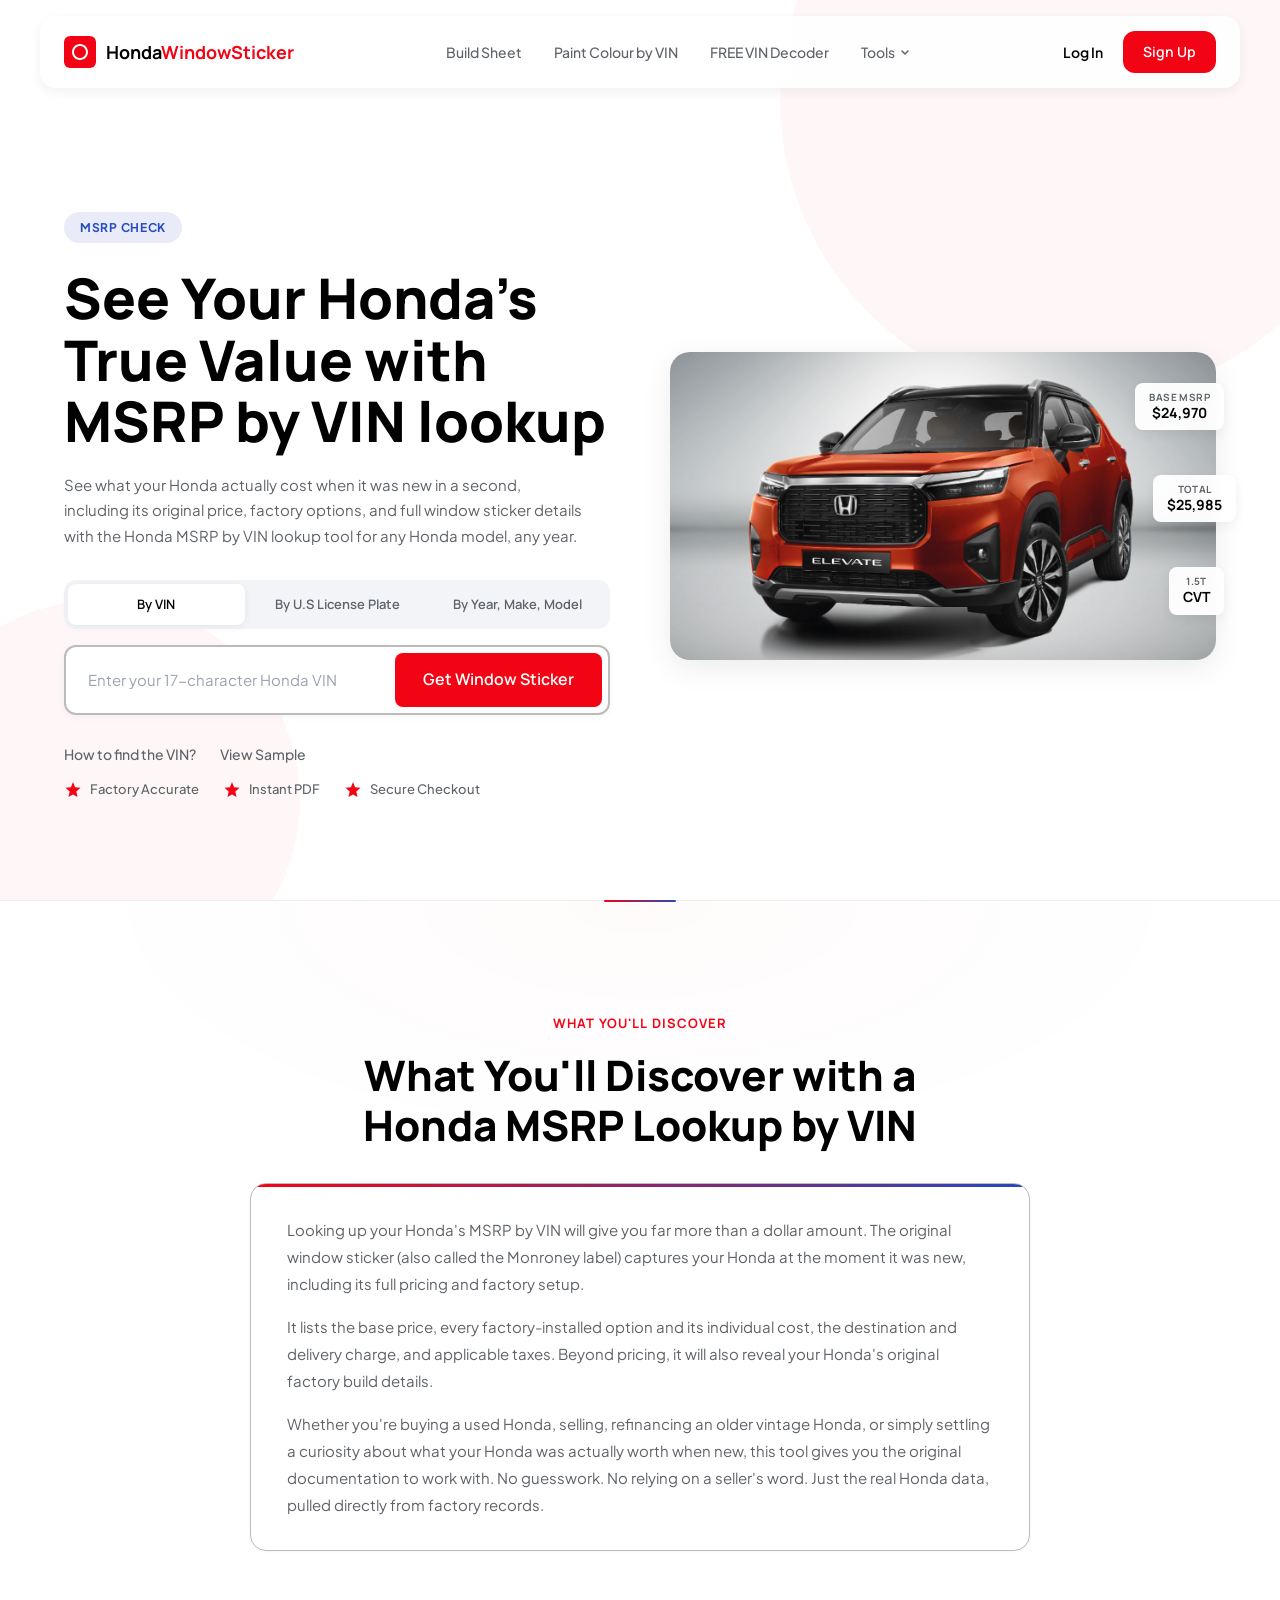
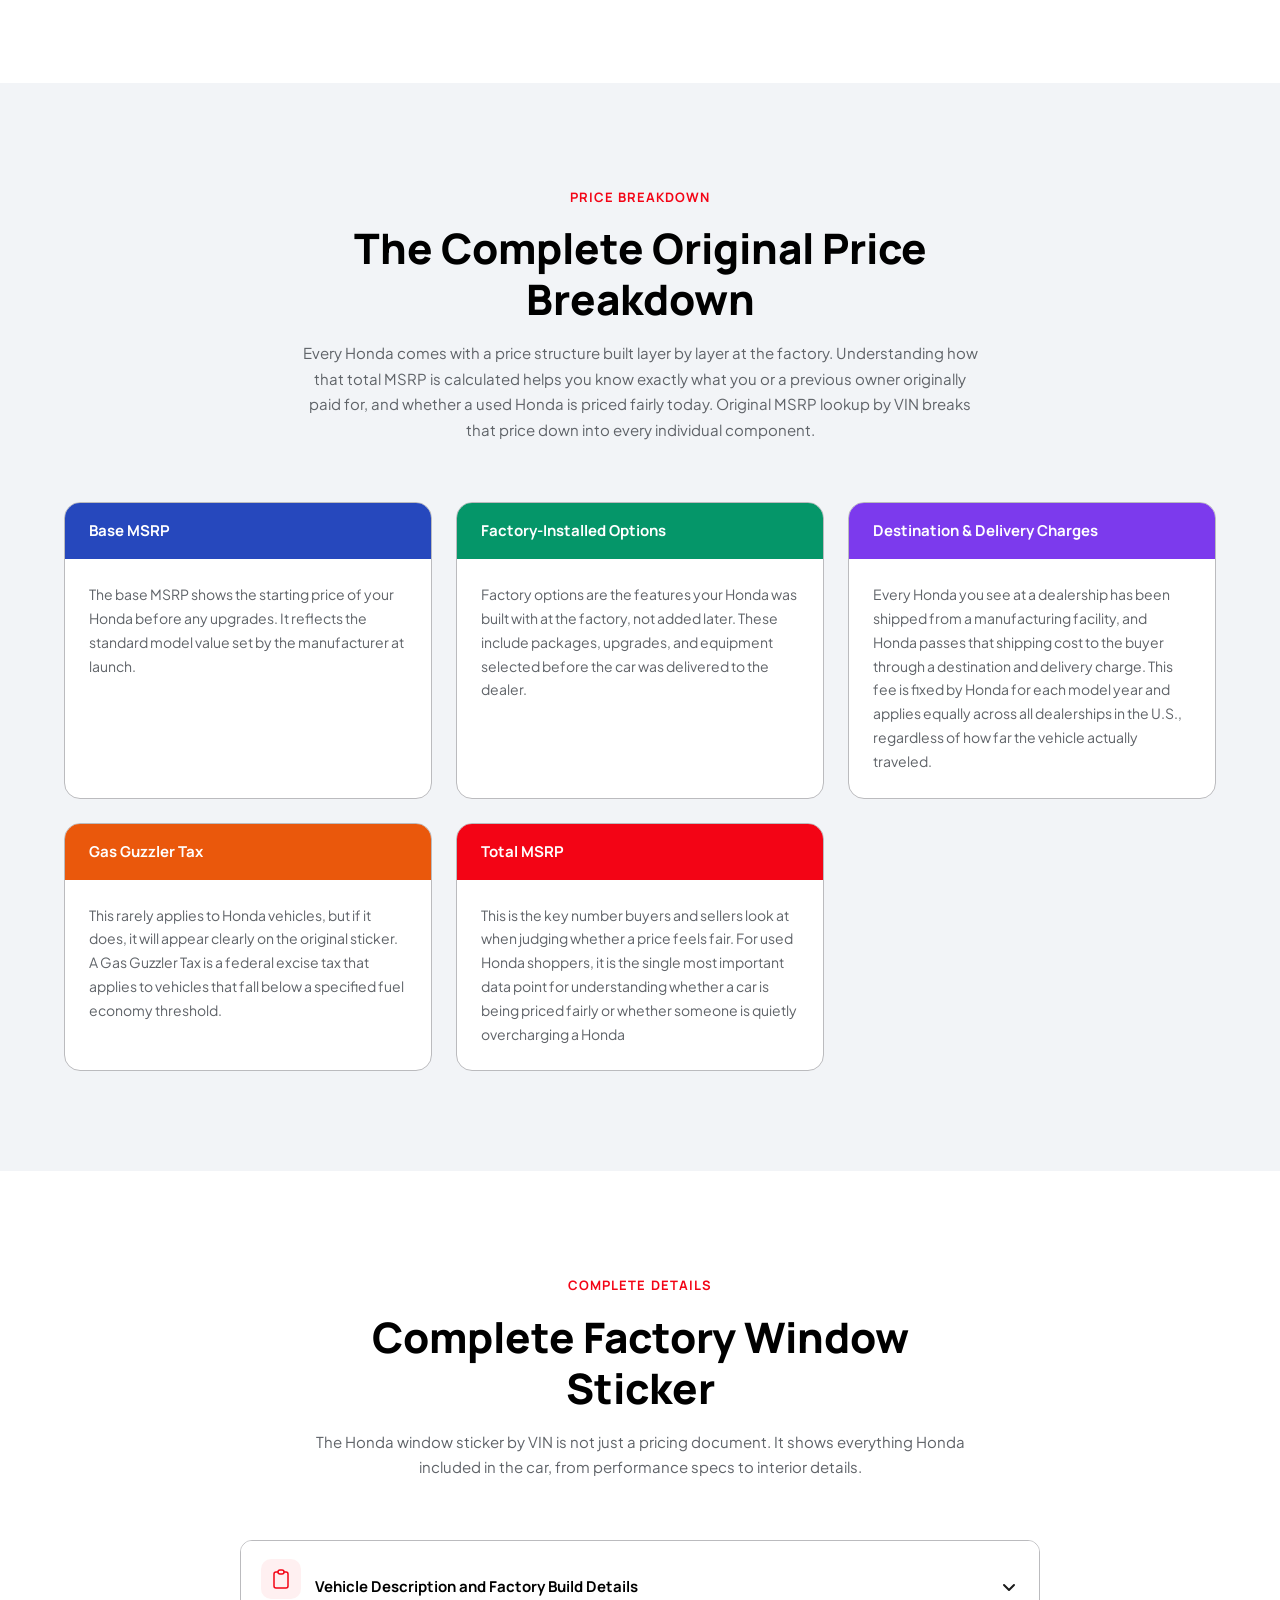
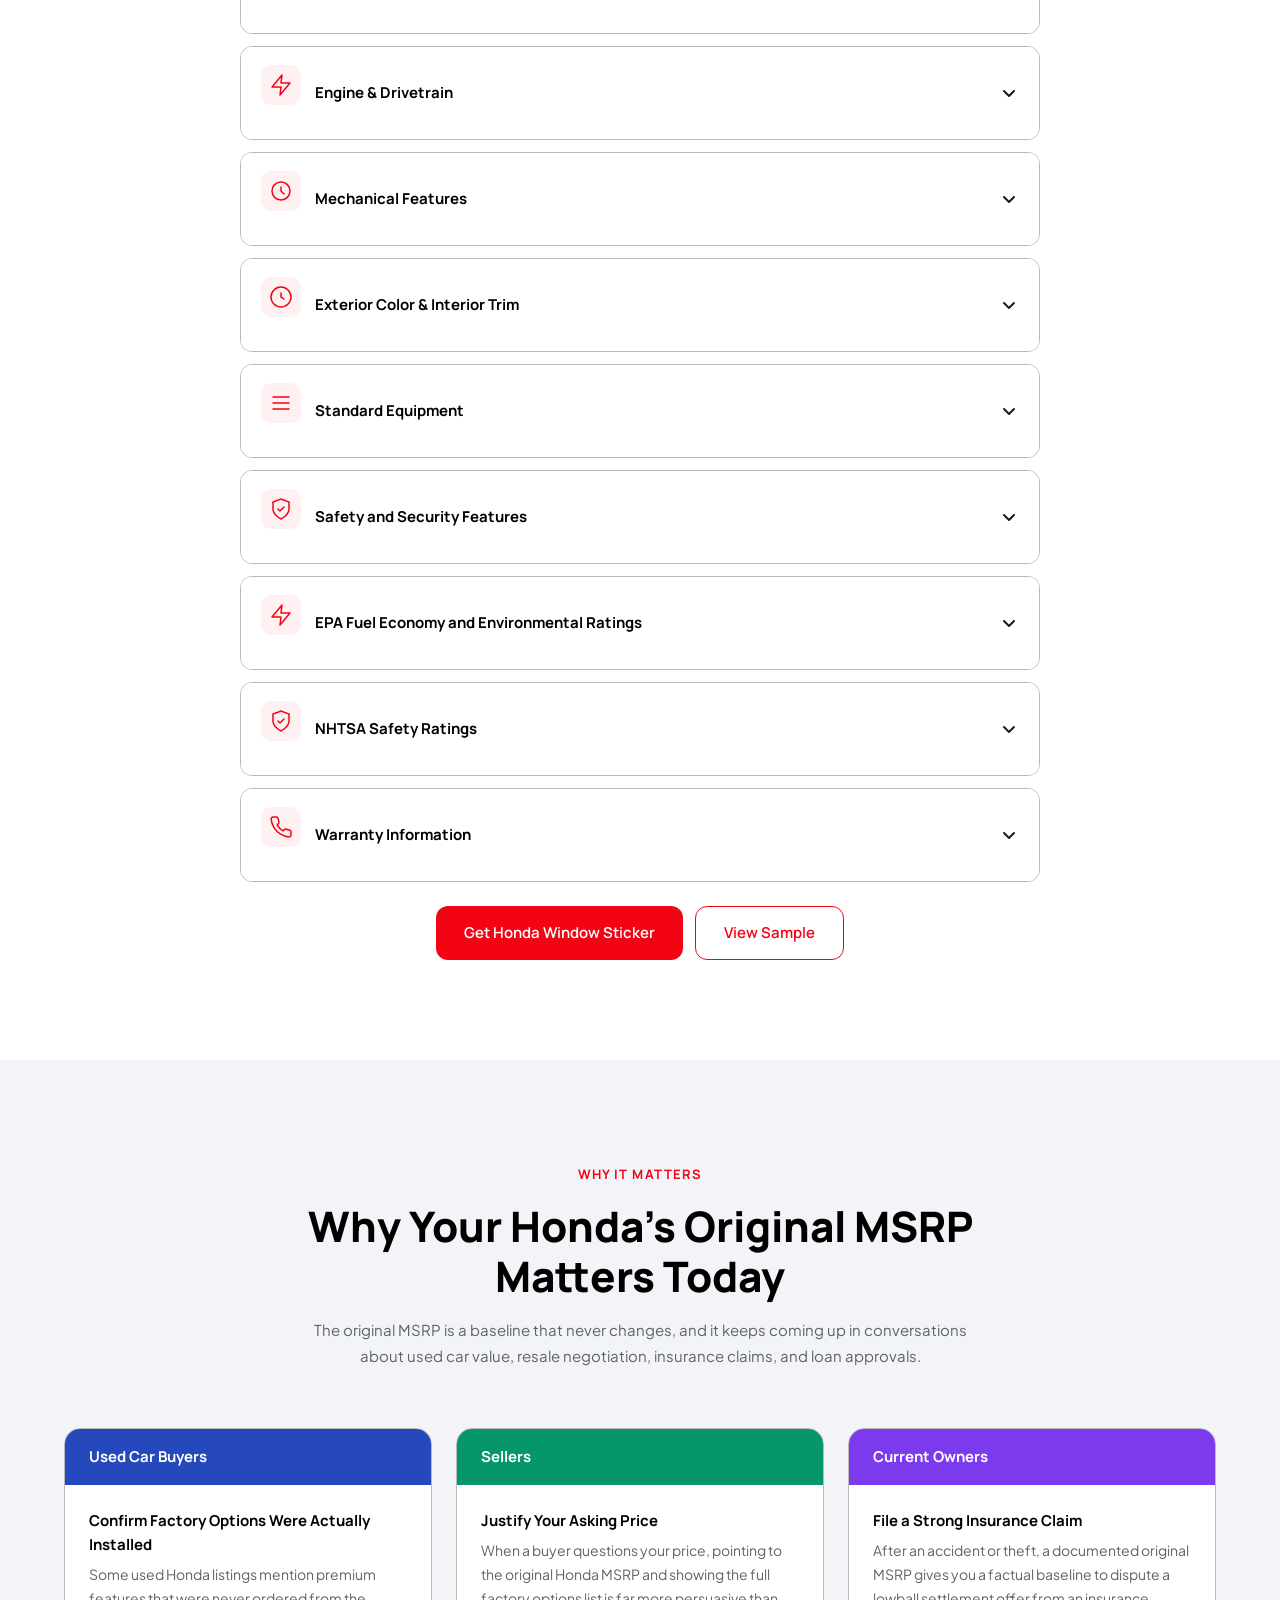
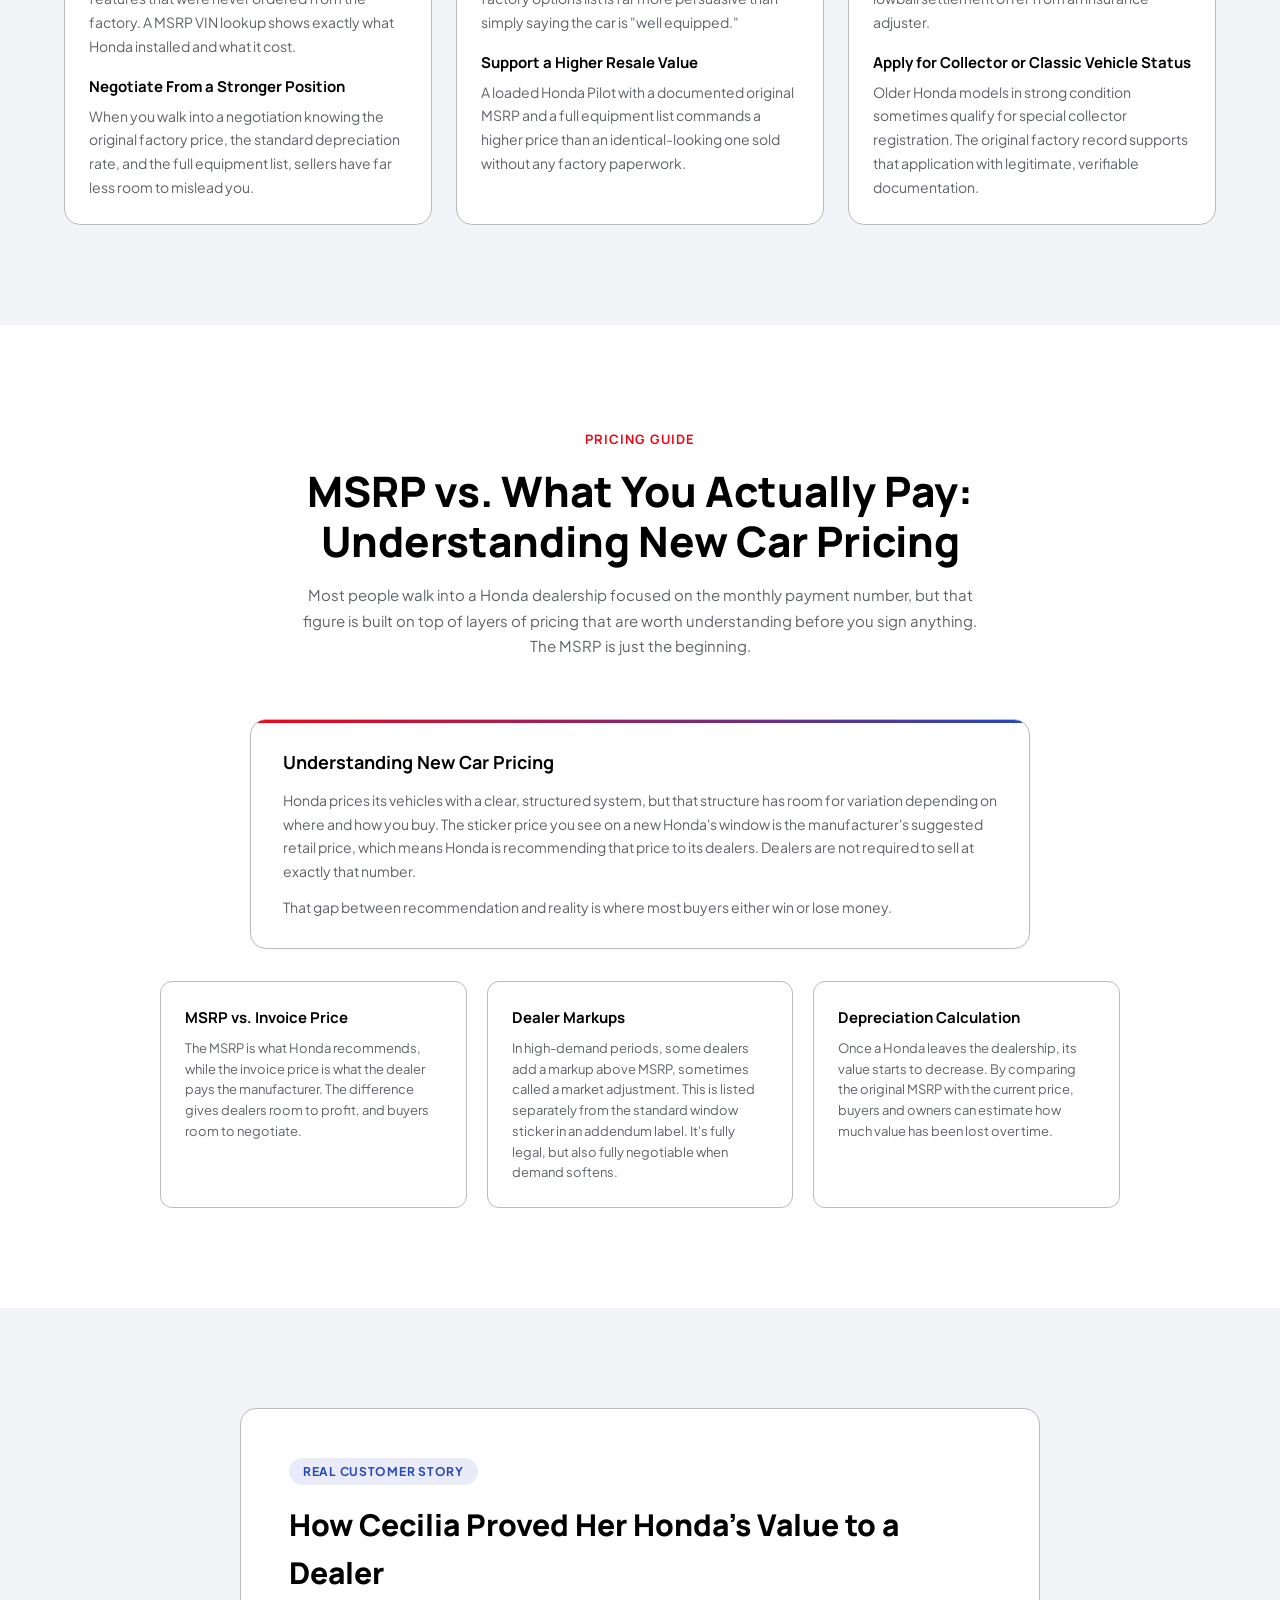
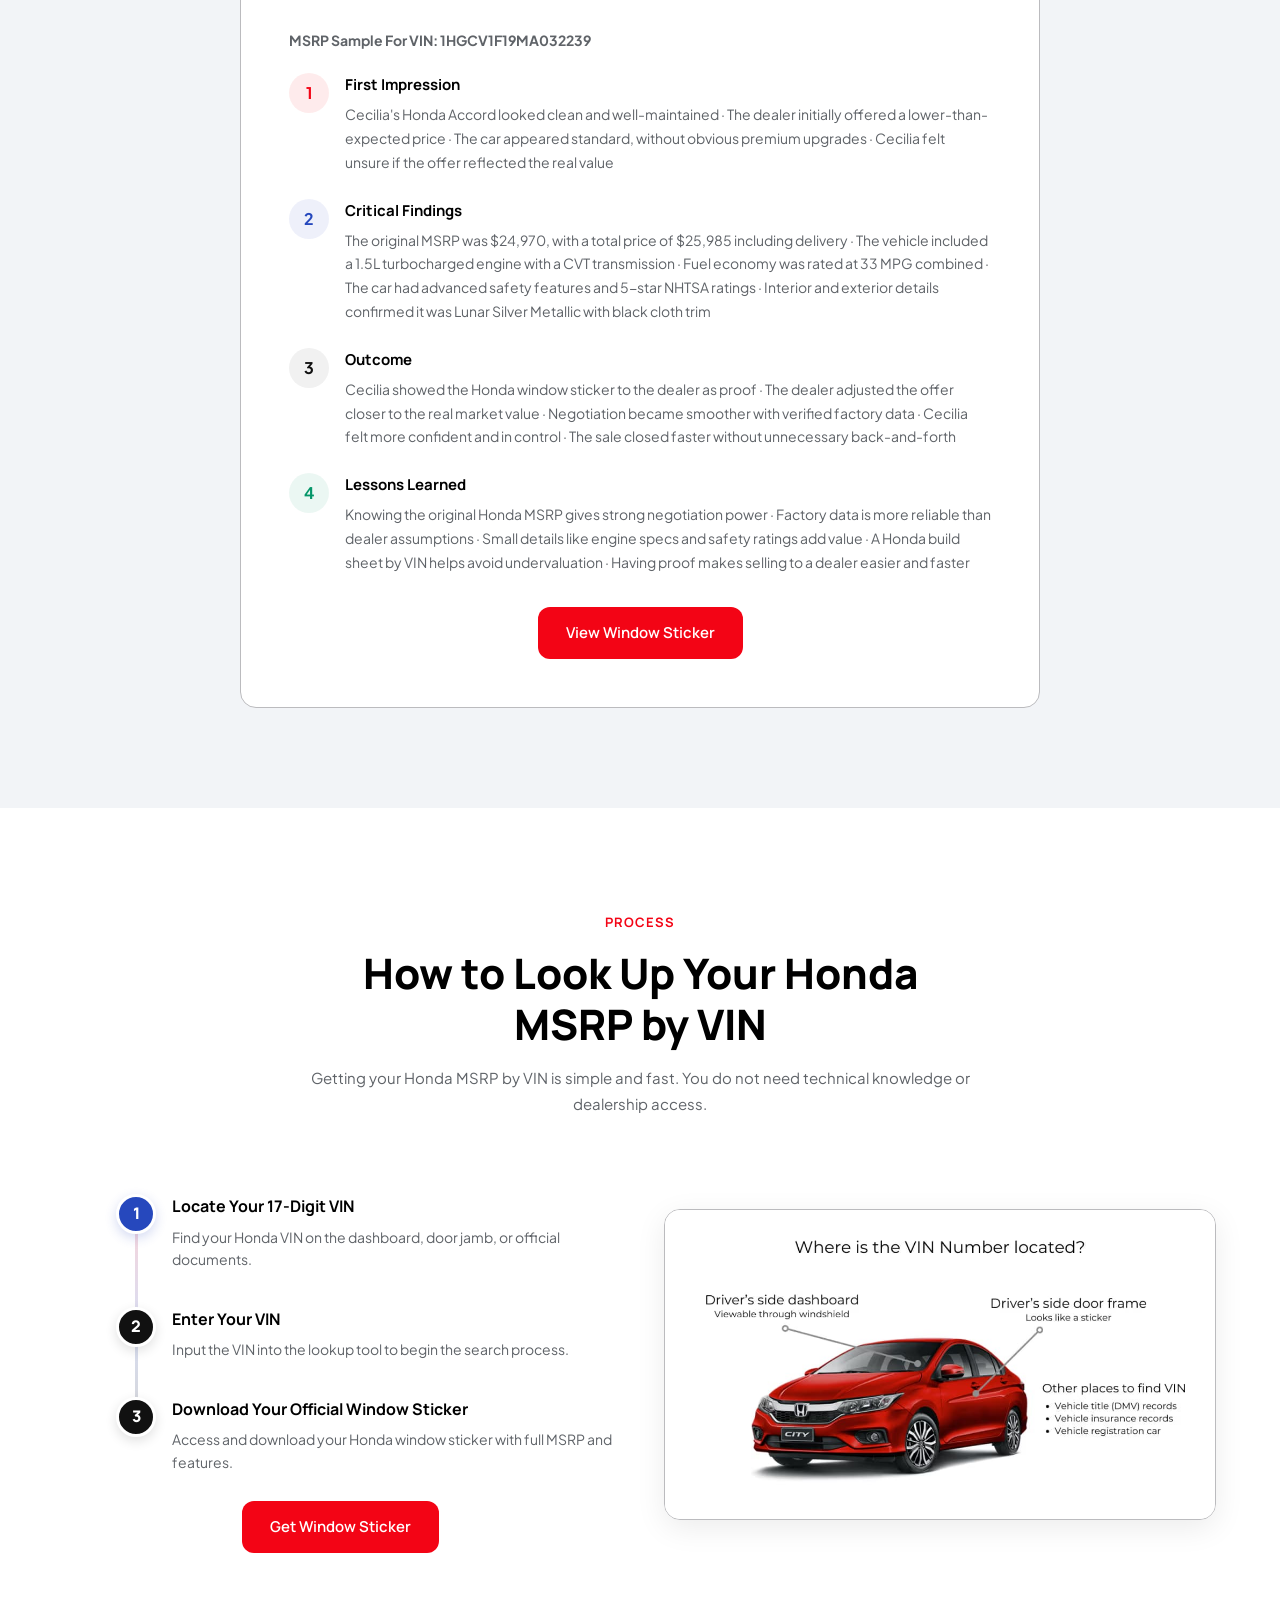
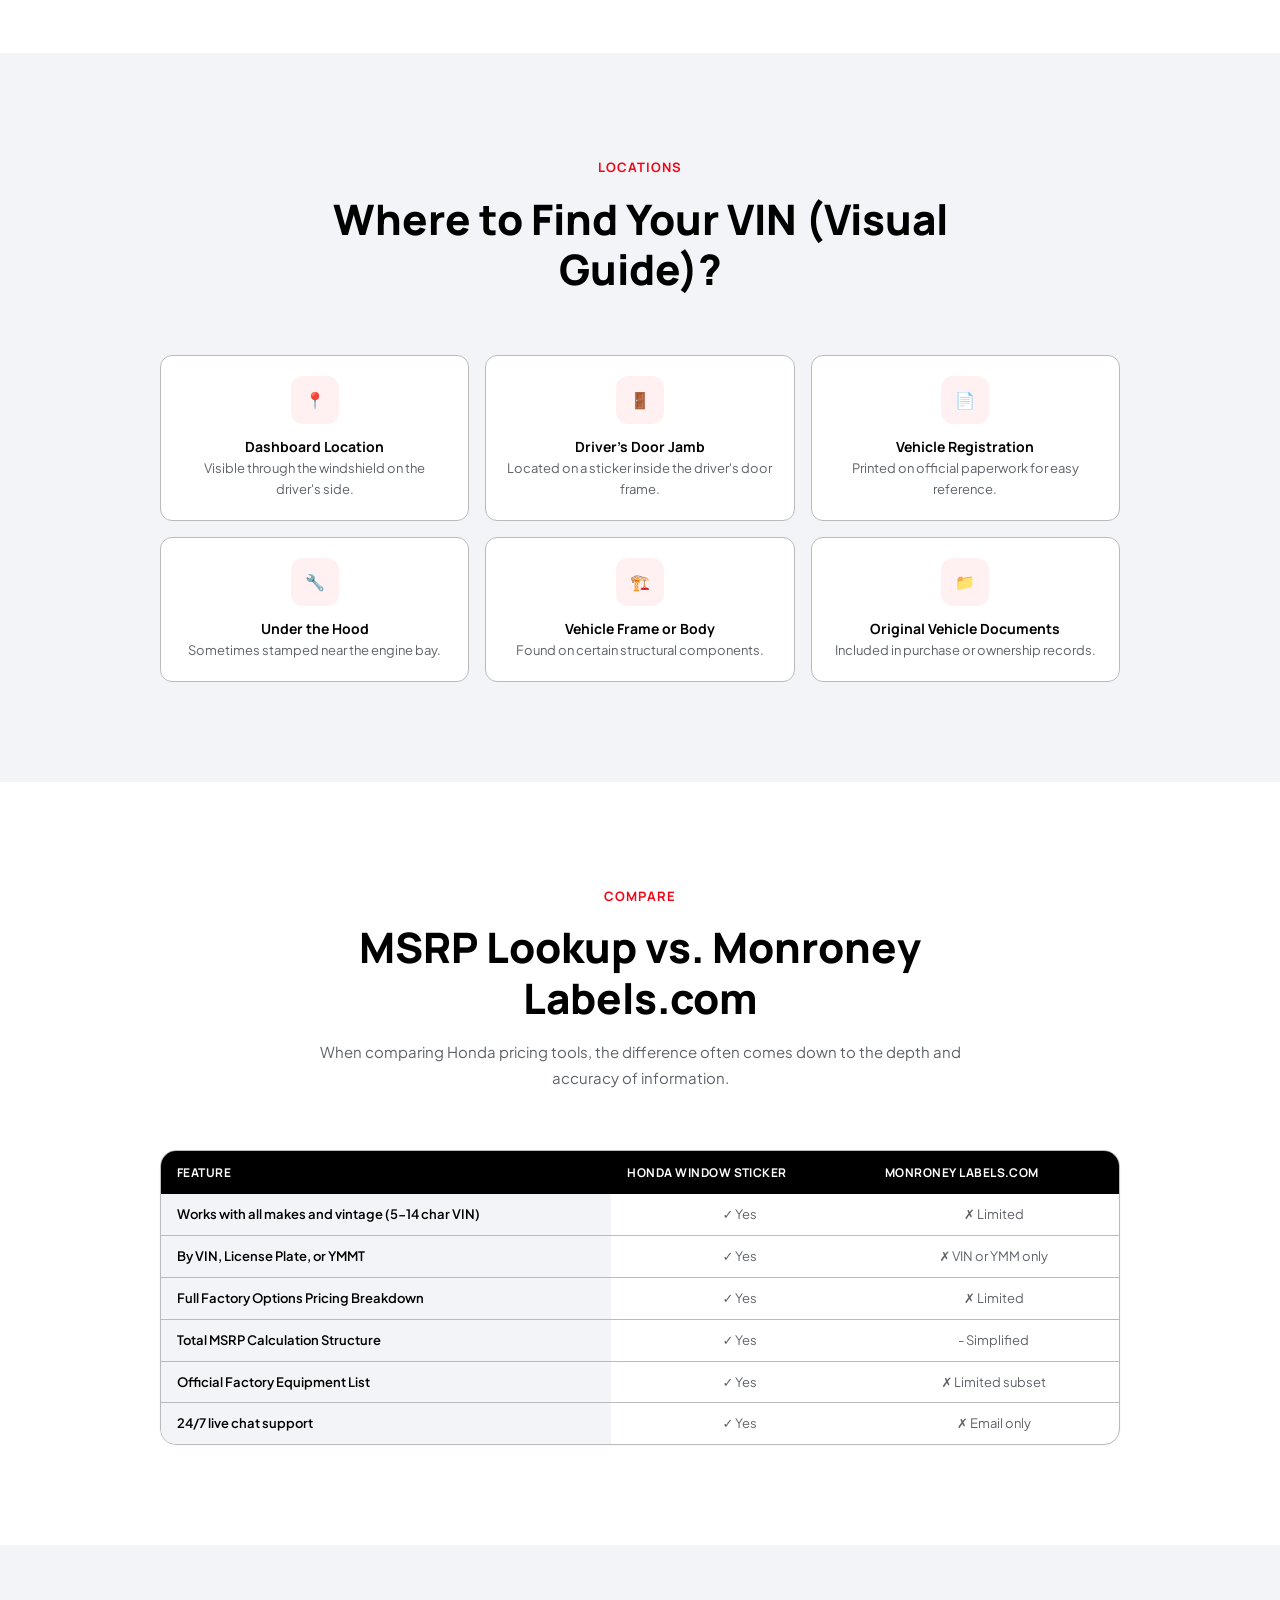
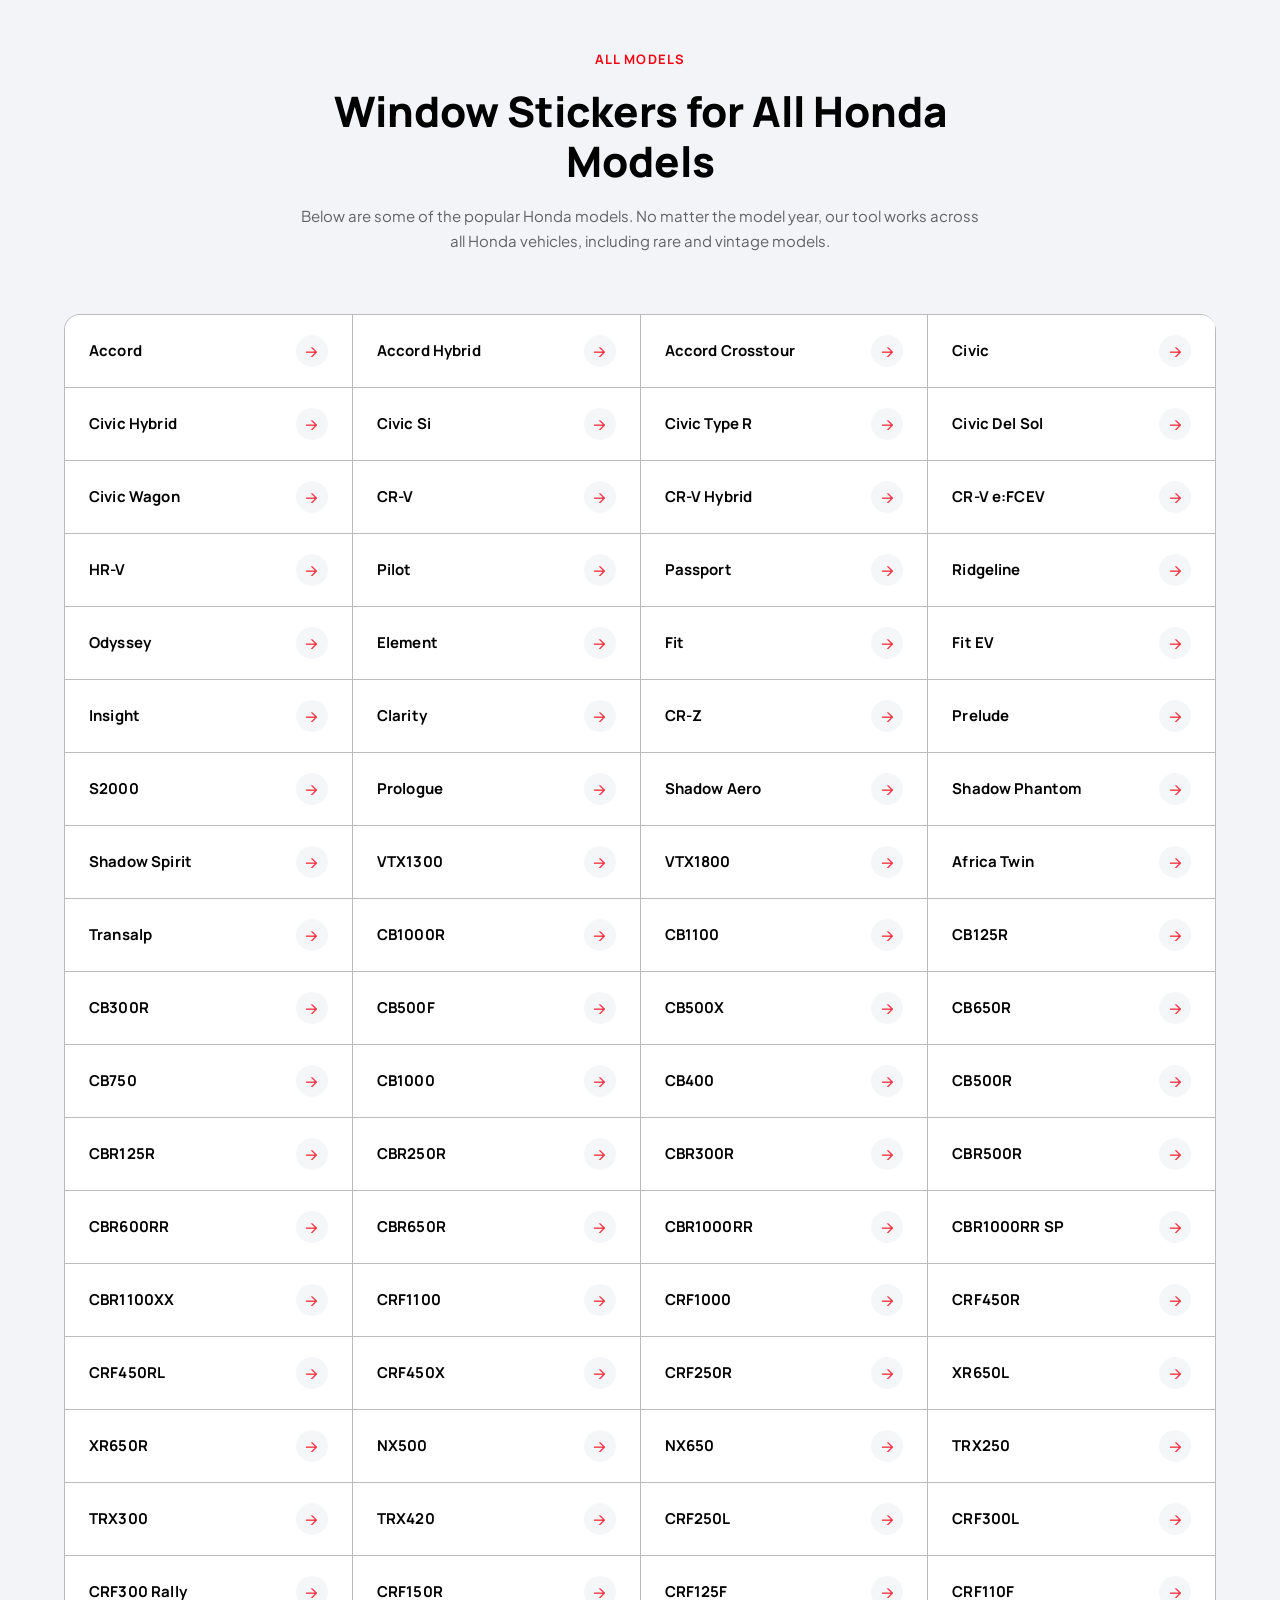
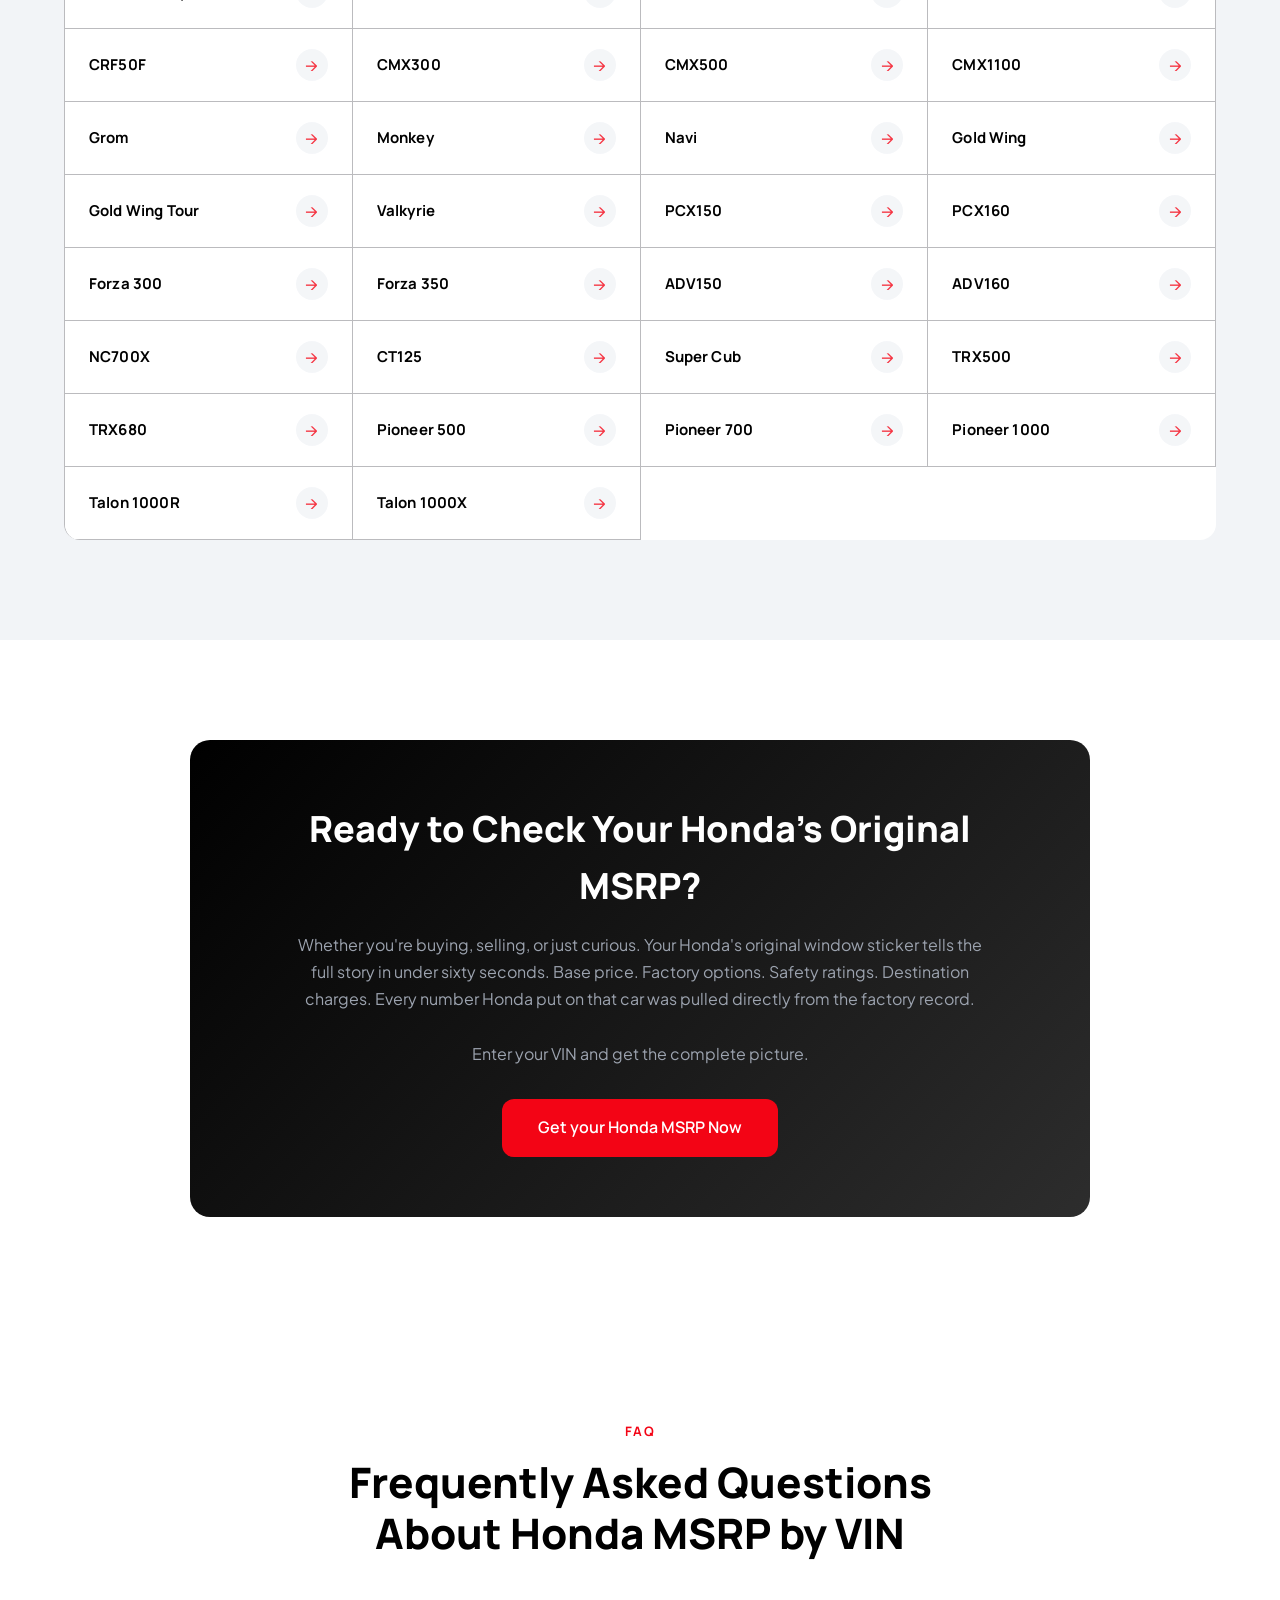
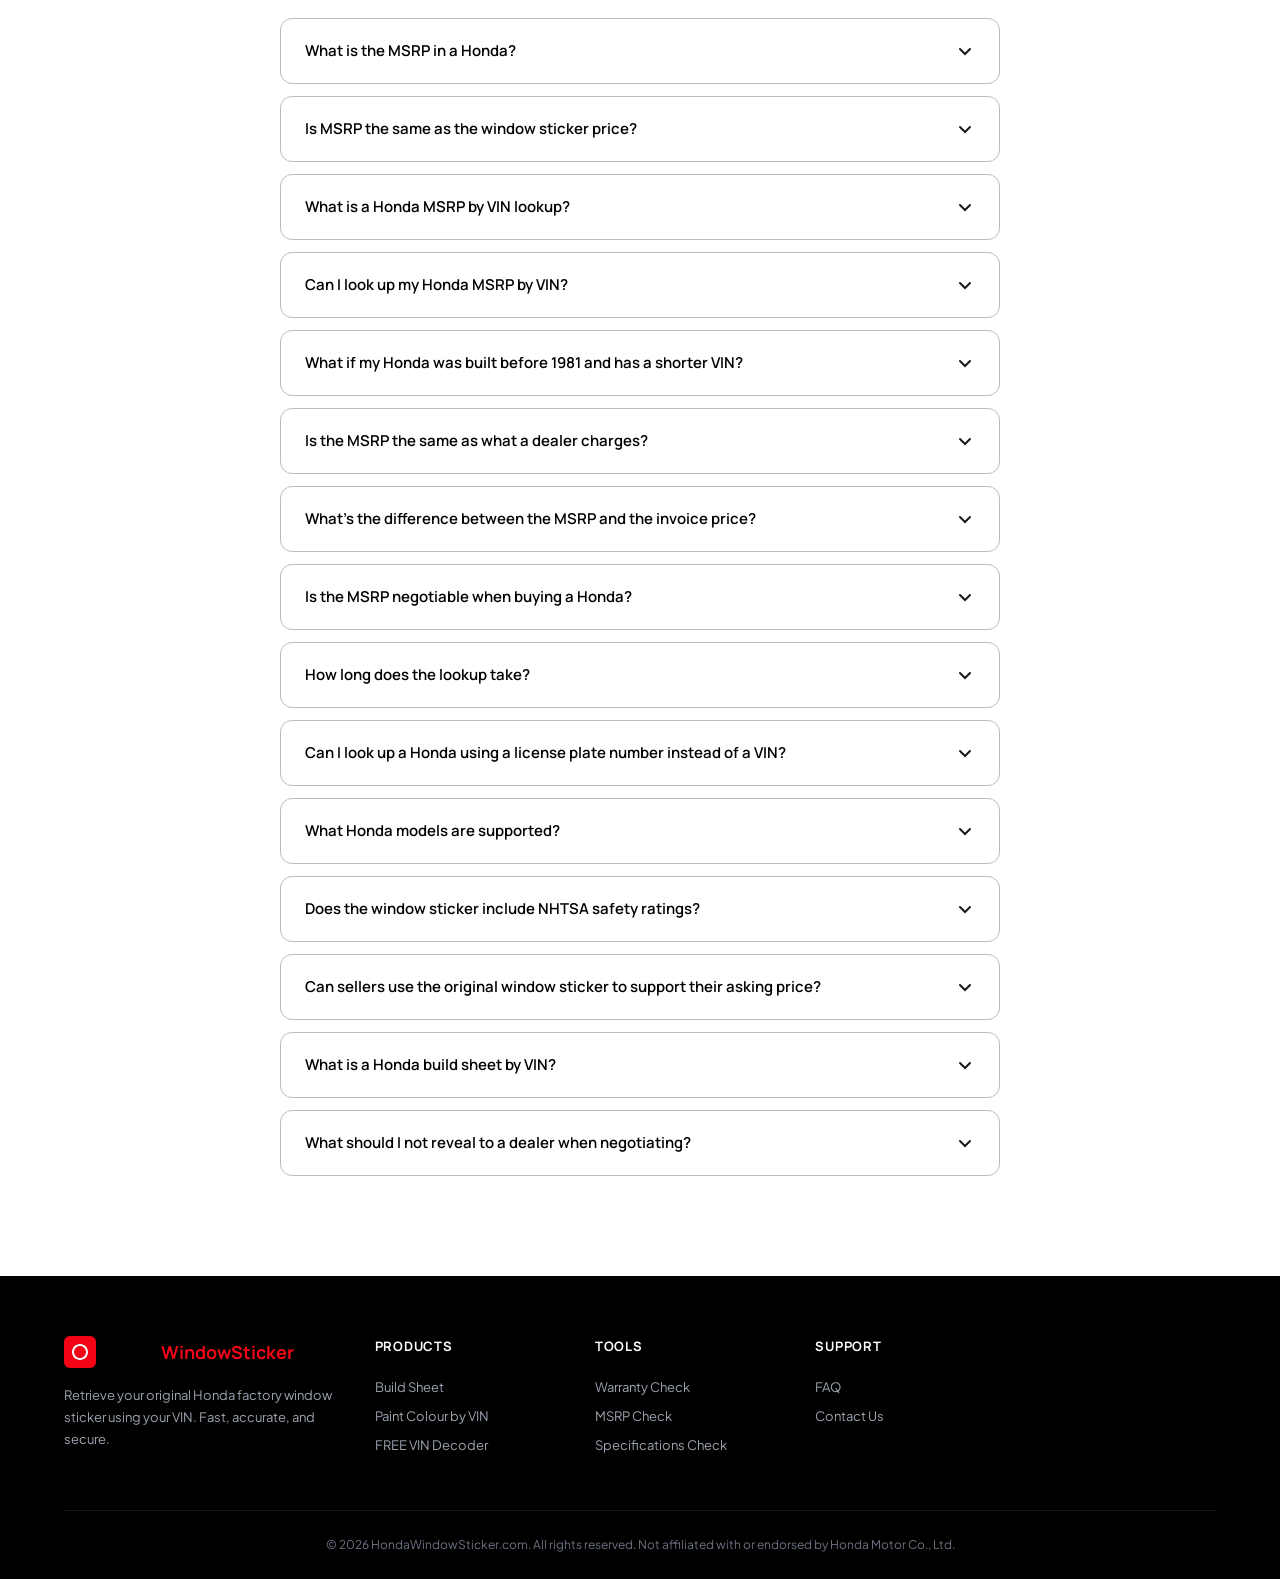
<file: msrp-by-vin.html>
﻿<!DOCTYPE html>
<html lang="en">
<head>
  <meta charset="UTF-8">
  <meta name="viewport" content="width=device-width, initial-scale=1.0">
  <title>Honda MSRP by VIN: Look Up Original Price & Window Sticker</title>
  <meta name="description" content="See what your Honda actually cost when it was new in a second, including its original price, factory options, and full window sticker details.">
  <link rel="preconnect" href="https://fonts.googleapis.com">
  <link rel="preconnect" href="https://fonts.gstatic.com" crossorigin>
  <link href="https://fonts.googleapis.com/css2?family=Manrope:wght@500;600;700;800&family=Plus+Jakarta+Sans:wght@400;500;600;700&display=swap" rel="stylesheet">
  <link rel="stylesheet" href="css/styles.css">
  <style>
    .price-grid { display:grid; grid-template-columns:repeat(3,1fr); gap:20px; max-width:960px; margin:0 auto }
    .price-card { background:#fff; border:1px solid var(--border); border-radius:var(--radius-md); padding:24px; transition:var(--transition) }
    .price-card:hover { box-shadow:var(--shadow-md); transform:translateY(-2px); border-color:rgba(243,4,21,.12) }
    .price-card__title { font-family:var(--font-heading); font-size:15px; font-weight:700; color:var(--text); margin-bottom:8px }
    .price-card__desc { font-size:13px; color:var(--text-secondary); line-height:1.6 }
    .compare__table-wrap { overflow-x:auto; max-width:960px; margin:0 auto; border:1px solid var(--border); border-radius:var(--radius-lg); background:#fff; box-shadow:var(--shadow-sm) }
    .compare__table { width:100%; border-collapse:collapse; font-size:13px }
    .compare__table th { background:var(--text); color:#fff; padding:12px 16px; text-align:left; font-family:var(--font-heading); font-weight:700; font-size:12px; letter-spacing:.04em; text-transform:uppercase }
    .compare__table td { padding:10px 16px; border-bottom:1px solid var(--border); color:var(--text-secondary); text-align:center }
    .compare__table td:first-child { text-align:left; font-weight:600; color:var(--text); background:var(--bg-alt) }
    .compare__table tr:last-child td { border-bottom:none }
    .models-long { display:flex; flex-wrap:wrap; gap:8px; justify-content:center; max-width:960px; margin:0 auto }
    .models-long span { display:inline-block; padding:8px 14px; background:#fff; border:1px solid var(--border); border-radius:100px; font-size:13px; font-weight:600; color:var(--text) }
    .btn--outline { background:#fff; border:1.5px solid var(--primary); color:var(--primary) }
    .btn--outline:hover { background:rgba(243,4,21,.04); border-color:var(--primary-hover); color:var(--primary-hover); transform:translateY(-1px); box-shadow:0 4px 12px rgba(243,4,21,.08) }
    .vin-locs { display:grid; grid-template-columns:repeat(3,1fr); gap:16px; max-width:960px; margin:0 auto }
    .vin-loc { background:#fff; border:1px solid var(--border); border-radius:var(--radius-md); padding:20px; text-align:center; transition:var(--transition) }
    .vin-loc:hover { box-shadow:var(--shadow-sm); border-color:rgba(243,4,21,.12) }
    .vin-loc__icon { width:48px; height:48px; display:flex; align-items:center; justify-content:center; background:rgba(243,4,21,.06); border-radius:12px; margin:0 auto 12px; font-size:20px }
    .vin-loc__title { font-family:var(--font-heading); font-size:14px; font-weight:700; color:var(--text) }
    .vin-loc__desc { font-size:13px; color:var(--text-secondary); margin-top:4px }
    @media (max-width:768px) {
      .price-grid { grid-template-columns:1fr }
      #price-breakdown .use-cases__grid { grid-template-columns:1fr !important }
      .vin-locs { grid-template-columns:1fr }
      .models-long { gap:6px }
    }
  </style>
</head>
<body>
  <nav class="nav" id="nav">
    <div class="nav__container">
      <a href="index.html" class="nav__logo">
        <svg class="nav__logo-icon" viewBox="0 0 32 32" fill="none">
          <rect width="32" height="32" rx="6" fill="#F30415"/>
          <path d="M16 8c-4.4 0-8 3.6-8 8s3.6 8 8 8 8-3.6 8-8-3.6-8-8-8zm0 14c-3.3 0-6-2.7-6-6s2.7-6 6-6 6 2.7 6 6-2.7 6-6 6z" fill="#fff"/>
          <path d="M16 11l-2 5h4l-2 5" stroke="#F30415" stroke-width="1.5" stroke-linecap="round" stroke-linejoin="round" fill="none"/>
        </svg>
        <span class="nav__logo-text">Honda<span class="nav__logo-accent">WindowSticker</span></span>
      </a>
      <div class="nav__menu" id="navMenu">
        <a href="build-sheet-by-vin.html" class="nav__link">Build Sheet</a>
        <a href="paint-color-by-vin.html" class="nav__link">Paint Colour by VIN</a>
        <a href="vin-decoder.html" class="nav__link">FREE VIN Decoder</a>
        <div class="nav__dropdown">
          <a href="#" class="nav__link nav__link--dropdown" id="servicesToggle">
            Tools
            <svg width="12" height="12" viewBox="0 0 12 12" fill="none"><path d="M3 5l3 3 3-3" stroke="currentColor" stroke-width="1.5" stroke-linecap="round" stroke-linejoin="round"/></svg>
          </a>
          <div class="nav__mega" id="navMega">
            <div class="nav__mega-grid">
              <a href="warranty-check-by-vin.html" class="nav__mega-item" data-service>
                <div class="nav__mega-icon">
                  <svg width="22" height="22" viewBox="0 0 28 28" fill="none"><path d="M12 22s8-4 8-10V5l-8-3-8 3v7c0 6 8 10 8 10z" stroke="#F30415" stroke-width="1.5" fill="none"/><path d="M9 12l2 2 4-4" stroke="#F30415" stroke-width="1.5" stroke-linecap="round" stroke-linejoin="round"/></svg>
                </div>
                <div class="nav__mega-text">
                  <span class="nav__mega-title">Warranty Check</span>
                  <span class="nav__mega-desc">Check warranty status by VIN</span>
                </div>
              </a>
              <a href="msrp-by-vin.html" class="nav__mega-item" data-service>
                <div class="nav__mega-icon">
                  <svg width="22" height="22" viewBox="0 0 28 28" fill="none"><path d="M12 1v22M17 5H9.5a3.5 3.5 0 000 7h5a3.5 3.5 0 010 7H6" stroke="#F30415" stroke-width="1.5" stroke-linecap="round" stroke-linejoin="round"/></svg>
                </div>
                <div class="nav__mega-text">
                  <span class="nav__mega-title">MSRP Check</span>
                  <span class="nav__mega-desc">Check original MSRP by VIN</span>
                </div>
              </a>
              <a href="specifications-by-vin.html" class="nav__mega-item" data-service>
                <div class="nav__mega-icon">
                  <svg width="22" height="22" viewBox="0 0 28 28" fill="none"><path d="M9 5H7a2 2 0 00-2 2v12a2 2 0 002 2h10a2 2 0 002-2V7a2 2 0 00-2-2h-2M9 5a2 2 0 002 2h2a2 2 0 002-2M9 5a2 2 0 012-2h2a2 2 0 012 2" stroke="#F30415" stroke-width="1.5" stroke-linecap="round"/></svg>
                </div>
                <div class="nav__mega-text">
                  <span class="nav__mega-title">Specifications Check</span>
                  <span class="nav__mega-desc">View factory specifications</span>
                </div>
              </a>
            </div>
          </div>
        </div>
        <div class="nav__menu-divider"></div>
        <a href="#login" class="nav__link nav__menu-login">Log In</a>
        <a href="#signup" class="btn btn--primary btn--sm nav__menu-signup">Sign Up</a>
      </div>
      <div class="nav__actions">
        <a href="#login" class="nav__link nav__link--login">Log In</a>
        <a href="#signup" class="btn btn--primary btn--sm">Sign Up</a>
        <button class="nav__hamburger" id="hamburger" aria-label="Menu">
          <span></span><span></span><span></span>
        </button>
      </div>
    </div>
  </nav>

  <!-- HERO -->
  <section class="hero" id="hero">
    <div class="hero__bg">
      <div class="hero__shape hero__shape--1"></div>
      <div class="hero__shape hero__shape--2"></div>
      <div class="hero__shape hero__shape--3"></div>
    </div>
    <div class="container hero__container">
      <div class="hero__content">
        <span class="hero__badge" style="background:#E9ECF8;color:#264BBF">MSRP Check</span>
        <h1 class="hero__title">See Your Honda’s True Value with MSRP by VIN lookup</h1>
        <p class="hero__subtitle">See what your Honda actually cost when it was new in a second, including its original price, factory options, and full window sticker details with the Honda MSRP by VIN lookup tool for any Honda model, any year.</p>
        <div class="hero__tabs" style="margin-bottom:0">
          <div class="hero__tabs-nav">
            <button class="hero__tab active" data-tab="vin">By VIN</button>
            <button class="hero__tab" data-tab="plate">By U.S License Plate</button>
            <button class="hero__tab" data-tab="ymm">By Year, Make, Model</button>
          </div>
          <div class="hero__tabs-body">
            <div class="hero__tab-panel active" data-panel="vin">
              <div class="hero__search-input-wrap">
                <input type="text" class="hero__search-input" placeholder="Enter your 17-character Honda VIN" maxlength="17" id="vinInput">
                <button class="hero__search-btn btn btn--primary" id="searchBtn">Get Window Sticker</button>
              </div>
              <div class="hero__search-helpers">
                <a href="#" class="hero__sample">How to find the VIN?</a>
                <a href="#" class="hero__sample">View Sample</a>
              </div>
            </div>
            <div class="hero__tab-panel" data-panel="plate">
              <div class="hero__search-row">
                <input type="text" class="hero__search-input" placeholder="Enter License Plate" maxlength="8" id="plateInput">
                <select class="hero__search-select" id="plateState">
                  <option value="">Select State</option>
                  <option>Alabama</option><option>Alaska</option><option>Arizona</option><option>California</option><option>Colorado</option><option>Connecticut</option><option>Delaware</option><option>Florida</option><option>Georgia</option><option>Hawaii</option><option>Idaho</option><option>Illinois</option><option>Indiana</option><option>Iowa</option><option>Kansas</option><option>Kentucky</option><option>Louisiana</option><option>Maine</option><option>Maryland</option><option>Massachusetts</option><option>Michigan</option><option>Minnesota</option><option>Mississippi</option><option>Missouri</option><option>Montana</option><option>Nebraska</option><option>Nevada</option><option>New Hampshire</option><option>New Jersey</option><option>New Mexico</option><option>New York</option><option>North Carolina</option><option>North Dakota</option><option>Ohio</option><option>Oklahoma</option><option>Oregon</option><option>Pennsylvania</option><option>Rhode Island</option><option>South Carolina</option><option>South Dakota</option><option>Tennessee</option><option>Texas</option><option>Utah</option><option>Vermont</option><option>Virginia</option><option>Washington</option><option>West Virginia</option><option>Wisconsin</option><option>Wyoming</option>
                </select>
              </div>
              <button class="hero__search-btn btn btn--primary" id="plateBtn" style="width:100%;margin-top:8px">Get Window Sticker</button>
              <div class="hero__search-helpers">
                <a href="#" class="hero__sample">How to find the VIN?</a>
                <a href="#" class="hero__sample">View Sample</a>
              </div>
            </div>
            <div class="hero__tab-panel" data-panel="ymm">
              <div class="hero__search-row">
                <select class="hero__search-select" id="ymmYear"><option value="">Select Year</option><option>2025</option><option>2024</option><option>2023</option><option>2022</option><option>2021</option><option>2020</option><option>2019</option><option>2018</option><option>2017</option><option>2016</option><option>2015</option><option>2014</option><option>2013</option><option>2012</option><option>2011</option><option>2010</option><option>2009</option><option>2008</option><option>2007</option><option>2006</option><option>2005</option><option>2004</option><option>2003</option><option>2002</option><option>2001</option><option>2000</option></select>
                <select class="hero__search-select" id="ymmMake" disabled><option value="">Select Make</option></select>
              </div>
              <div class="hero__search-row" style="margin-top:8px">
                <select class="hero__search-select" id="ymmModel" disabled><option value="">Select Model</option></select>
                <input type="email" class="hero__search-input" placeholder="Enter Your Email" id="ymmEmail">
              </div>
              <div class="hero__search-row hero__search-row--promo" style="margin-top:8px">
                <div class="hero__search-input-wrap hero__search-input-wrap--promo">
                  <input type="tel" class="hero__search-input" placeholder="Enter Phone for" id="ymmPhone">
                  <span class="hero__promo-badge">10% off</span>
                </div>
              </div>
              <button class="hero__search-btn btn btn--primary" id="ymmBtn" style="width:100%;margin-top:8px">Get Window Sticker</button>
              <div class="hero__search-helpers">
                <a href="#" class="hero__sample">How to find the VIN?</a>
                <a href="#" class="hero__sample">View Sample</a>
              </div>
            </div>
          </div>
        </div>
        <div class="hero__trust" style="margin-top:14px">
          <div class="hero__trust-item">
            <svg width="18" height="18" viewBox="0 0 18 18" fill="none"><path d="M9 1L11.05 6.2l5.45.5-4.15 3.7L13.5 16 9 13.5 4.5 16l1.15-5.6L1.5 6.7l5.45-.5L9 1z" fill="#F30415"/></svg>
            <span>Factory Accurate</span>
          </div>
          <div class="hero__trust-item">
            <svg width="18" height="18" viewBox="0 0 18 18" fill="none"><path d="M9 1L11.05 6.2l5.45.5-4.15 3.7L13.5 16 9 13.5 4.5 16l1.15-5.6L1.5 6.7l5.45-.5L9 1z" fill="#F30415"/></svg>
            <span>Instant PDF</span>
          </div>
          <div class="hero__trust-item">
            <svg width="18" height="18" viewBox="0 0 18 18" fill="none"><path d="M9 1L11.05 6.2l5.45.5-4.15 3.7L13.5 16 9 13.5 4.5 16l1.15-5.6L1.5 6.7l5.45-.5L9 1z" fill="#F30415"/></svg>
            <span>Secure Checkout</span>
          </div>
        </div>
      </div>
      <div class="hero__visual">
        <div class="hero__image-wrapper">
          <div class="hero__car-glow"></div>
          <img src="assets/images/Honda_Elevate_1_0e35d0dc4b.jpg" alt="Honda MSRP Lookup - Original Price" class="hero__car-img" loading="lazy">
          <div class="hero__badge-float hero__badge-float--1">
            <strong>Base MSRP</strong>
            <span>$24,970</span>
          </div>
          <div class="hero__badge-float hero__badge-float--2">
            <strong>Total</strong>
            <span>$25,985</span>
          </div>
          <div class="hero__badge-float hero__badge-float--3">
            <strong>1.5T</strong>
            <span>CVT</span>
          </div>
        </div>
      </div>
    </div>
  </section>

  <!-- WHAT YOU'LL DISCOVER — 3 PARAGRAPHS -->
  <section class="what section" id="what">
    <div class="container">
      <div class="section__header fade-up" style="margin-bottom:32px">
        <span class="section__tag">What You'll Discover</span>
        <h2 class="section__title">What You'll Discover with a Honda MSRP Lookup by VIN</h2>
      </div>
      <div class="fade-up" style="max-width:780px; margin:0 auto 32px; background:#fff; border:1px solid var(--border); border-radius:var(--radius-lg); padding:32px 36px; box-shadow:var(--shadow-sm); position:relative; overflow:hidden; text-align:left">
        <div style="position:absolute; top:0; left:0; right:0; height:3px; background:linear-gradient(90deg, var(--primary) 0%, var(--accent) 100%)"></div>
        <p style="font-size:15px; color:var(--text-secondary); line-height:1.8; margin-bottom:16px">Looking up your Honda's MSRP by VIN will give you far more than a dollar amount. The original window sticker (also called the Monroney label) captures your Honda at the moment it was new, including its full pricing and factory setup.</p>
        <p style="font-size:15px; color:var(--text-secondary); line-height:1.8; margin-bottom:16px">It lists the base price, every factory-installed option and its individual cost, the destination and delivery charge, and applicable taxes. Beyond pricing, it will also reveal your Honda's original factory build details.</p>
        <p style="font-size:15px; color:var(--text-secondary); line-height:1.8; margin:0">Whether you're buying a used Honda, selling, refinancing an older vintage Honda, or simply settling a curiosity about what your Honda was actually worth when new, this tool gives you the original documentation to work with. No guesswork. No relying on a seller's word. Just the real Honda data, pulled directly from factory records.</p>
      </div>
    </div>
  </section>

  <!-- COMPLETE WINDOW STICKER -->
  <!-- THE COMPLETE ORIGINAL PRICE BREAKDOWN -->
  <section class="section section--alt" id="price-breakdown">
    <div class="container">
      <div class="section__header fade-up">
        <span class="section__tag">Price Breakdown</span>
        <h2 class="section__title">The Complete Original Price Breakdown</h2>
        <p class="section__desc">Every Honda comes with a price structure built layer by layer at the factory. Understanding how that total MSRP is calculated helps you know exactly what you or a previous owner originally paid for, and whether a used Honda is priced fairly today. Original MSRP lookup by VIN breaks that price down into every individual component.</p>
      </div>
      <div class="use-cases__grid" style="grid-template-columns:repeat(3,1fr)">
        <div class="use-case-card fade-up">
          <div class="use-case-card__header use-case-card__header--buyer">Base MSRP</div>
          <div class="use-case-card__body">
            <p class="use-case-card__desc">The base MSRP shows the starting price of your Honda before any upgrades. It reflects the standard model value set by the manufacturer at launch.</p>
          </div>
        </div>
        <div class="use-case-card fade-up">
          <div class="use-case-card__header use-case-card__header--seller">Factory-Installed Options</div>
          <div class="use-case-card__body">
            <p class="use-case-card__desc">Factory options are the features your Honda was built with at the factory, not added later. These include packages, upgrades, and equipment selected before the car was delivered to the dealer.</p>
          </div>
        </div>
        <div class="use-case-card fade-up">
          <div class="use-case-card__header use-case-card__header--dealer">Destination & Delivery Charges</div>
          <div class="use-case-card__body">
            <p class="use-case-card__desc">Every Honda you see at a dealership has been shipped from a manufacturing facility, and Honda passes that shipping cost to the buyer through a destination and delivery charge. This fee is fixed by Honda for each model year and applies equally across all dealerships in the U.S., regardless of how far the vehicle actually traveled.</p>
          </div>
        </div>
        <div class="use-case-card fade-up">
          <div class="use-case-card__header use-case-card__header--flipper">Gas Guzzler Tax</div>
          <div class="use-case-card__body">
            <p class="use-case-card__desc">This rarely applies to Honda vehicles, but if it does, it will appear clearly on the original sticker. A Gas Guzzler Tax is a federal excise tax that applies to vehicles that fall below a specified fuel economy threshold.</p>
          </div>
        </div>
        <div class="use-case-card fade-up">
          <div class="use-case-card__header" style="background:var(--primary); color:#fff; padding:16px 24px; font-family:var(--font-heading); font-size:15px; font-weight:700">Total MSRP</div>
          <div class="use-case-card__body">
            <p class="use-case-card__desc">This is the key number buyers and sellers look at when judging whether a price feels fair. For used Honda shoppers, it is the single most important data point for understanding whether a car is being priced fairly or whether someone is quietly overcharging a Honda</p>
          </div>
        </div>
      </div>
    </div>
  </section>

  <section class="included section" id="details">
    <div class="container">
      <div class="section__header fade-up">
        <span class="section__tag">Complete Details</span>
        <h2 class="section__title">Complete Factory Window Sticker</h2>
        <p class="section__desc">The Honda window sticker by VIN is not just a pricing document. It shows everything Honda included in the car, from performance specs to interior details.</p>
      </div>
      <div class="included__grid included__accordion">
        <div class="included__card fade-up">
          <button class="included__card-header" aria-expanded="false">
            <span class="included__card-left">
              <span class="included__card-icon">
                <svg width="24" height="24" viewBox="0 0 24 24" fill="none"><path d="M9 5H7a2 2 0 00-2 2v12a2 2 0 002 2h10a2 2 0 002-2V7a2 2 0 00-2-2h-2M9 5a2 2 0 002 2h2a2 2 0 002-2M9 5a2 2 0 012-2h2a2 2 0 012 2" stroke="#F30415" stroke-width="1.5" stroke-linecap="round"/></svg>
              </span>
              <span class="included__card-title">Vehicle Description and Factory Build Details</span>
            </span>
            <svg class="included__chevron" width="20" height="20" viewBox="0 0 20 20" fill="none"><path d="M5 8l5 5 5-5" stroke="#1A1A1A" stroke-width="2" stroke-linecap="round" stroke-linejoin="round"/></svg>
          </button>
          <div class="included__card-body"><p class="included__card-desc">Your vehicle's official identity on record. For used car buyers, confirming that these details match what a seller is advertising is the first and most important check.</p></div>
        </div>
        <div class="included__card fade-up">
          <button class="included__card-header" aria-expanded="false">
            <span class="included__card-left">
              <span class="included__card-icon">
                <svg width="24" height="24" viewBox="0 0 24 24" fill="none"><path d="M13 2L3 14h9l-1 8 10-12h-9l1-8z" stroke="#F30415" stroke-width="1.5" stroke-linecap="round" stroke-linejoin="round"/></svg>
              </span>
              <span class="included__card-title">Engine & Drivetrain</span>
            </span>
            <svg class="included__chevron" width="20" height="20" viewBox="0 0 20 20" fill="none"><path d="M5 8l5 5 5-5" stroke="#1A1A1A" stroke-width="2" stroke-linecap="round" stroke-linejoin="round"/></svg>
          </button>
          <div class="included__card-body"><p class="included__card-desc">The exact engine setup, transmission, and drivetrain that define how your Honda performs on the road.</p></div>
        </div>
        <div class="included__card fade-up">
          <button class="included__card-header" aria-expanded="false">
            <span class="included__card-left">
              <span class="included__card-icon">
                <svg width="24" height="24" viewBox="0 0 24 24" fill="none"><path d="M12 8v4l3 3m6-3a9 9 0 11-18 0 9 9 0 0118 0z" stroke="#F30415" stroke-width="1.5" stroke-linecap="round"/></svg>
              </span>
              <span class="included__card-title">Mechanical Features</span>
            </span>
            <svg class="included__chevron" width="20" height="20" viewBox="0 0 20 20" fill="none"><path d="M5 8l5 5 5-5" stroke="#1A1A1A" stroke-width="2" stroke-linecap="round" stroke-linejoin="round"/></svg>
          </button>
          <div class="included__card-body"><p class="included__card-desc">Information about suspension, braking systems, and other core engineering details that affect handling, comfort, and durability.</p></div>
        </div>
        <div class="included__card fade-up">
          <button class="included__card-header" aria-expanded="false">
            <span class="included__card-left">
              <span class="included__card-icon">
                <svg width="24" height="24" viewBox="0 0 24 24" fill="none"><circle cx="12" cy="12" r="10" stroke="#F30415" stroke-width="1.5"/><path d="M12 8v4l3 2" stroke="#F30415" stroke-width="1.5" stroke-linecap="round"/></svg>
              </span>
              <span class="included__card-title">Exterior Color & Interior Trim</span>
            </span>
            <svg class="included__chevron" width="20" height="20" viewBox="0 0 20 20" fill="none"><path d="M5 8l5 5 5-5" stroke="#1A1A1A" stroke-width="2" stroke-linecap="round" stroke-linejoin="round"/></svg>
          </button>
          <div class="included__card-body"><p class="included__card-desc">See the exact factory colors and materials. This helps confirm originality or identify any modifications over time.</p></div>
        </div>
        <div class="included__card fade-up">
          <button class="included__card-header" aria-expanded="false">
            <span class="included__card-left">
              <span class="included__card-icon">
                <svg width="24" height="24" viewBox="0 0 24 24" fill="none"><path d="M4 6h16M4 12h16M4 18h16" stroke="#F30415" stroke-width="1.5" stroke-linecap="round"/></svg>
              </span>
              <span class="included__card-title">Standard Equipment</span>
            </span>
            <svg class="included__chevron" width="20" height="20" viewBox="0 0 20 20" fill="none"><path d="M5 8l5 5 5-5" stroke="#1A1A1A" stroke-width="2" stroke-linecap="round" stroke-linejoin="round"/></svg>
          </button>
          <div class="included__card-body"><p class="included__card-desc">Lists all features included as standard, such as infotainment systems, seating materials, and driver assistance technologies.</p></div>
        </div>
        <div class="included__card fade-up">
          <button class="included__card-header" aria-expanded="false">
            <span class="included__card-left">
              <span class="included__card-icon">
                <svg width="24" height="24" viewBox="0 0 24 24" fill="none"><path d="M12 22s8-4 8-10V5l-8-3-8 3v7c0 6 8 10 8 10z" stroke="#F30415" stroke-width="1.5"/><path d="M9 12l2 2 4-4" stroke="#F30415" stroke-width="1.5" stroke-linecap="round" stroke-linejoin="round"/></svg>
              </span>
              <span class="included__card-title">Safety and Security Features</span>
            </span>
            <svg class="included__chevron" width="20" height="20" viewBox="0 0 20 20" fill="none"><path d="M5 8l5 5 5-5" stroke="#1A1A1A" stroke-width="2" stroke-linecap="round" stroke-linejoin="round"/></svg>
          </button>
          <div class="included__card-body"><p class="included__card-desc">Covers built-in safety systems like airbags, stability control, and Honda Sensing technologies designed to protect occupants.</p></div>
        </div>
        <div class="included__card fade-up">
          <button class="included__card-header" aria-expanded="false">
            <span class="included__card-left">
              <span class="included__card-icon">
                <svg width="24" height="24" viewBox="0 0 24 24" fill="none"><path d="M13 2L3 14h9l-1 8 10-12h-9l1-8z" stroke="#F30415" stroke-width="1.5" stroke-linecap="round" stroke-linejoin="round"/></svg>
              </span>
              <span class="included__card-title">EPA Fuel Economy and Environmental Ratings</span>
            </span>
            <svg class="included__chevron" width="20" height="20" viewBox="0 0 20 20" fill="none"><path d="M5 8l5 5 5-5" stroke="#1A1A1A" stroke-width="2" stroke-linecap="round" stroke-linejoin="round"/></svg>
          </button>
          <div class="included__card-body"><p class="included__card-desc">Provides official fuel efficiency ratings and emissions data to help estimate running costs and environmental impact.</p></div>
        </div>
        <div class="included__card fade-up">
          <button class="included__card-header" aria-expanded="false">
            <span class="included__card-left">
              <span class="included__card-icon">
                <svg width="24" height="24" viewBox="0 0 24 24" fill="none"><path d="M12 22s8-4 8-10V5l-8-3-8 3v7c0 6 8 10 8 10z" stroke="#F30415" stroke-width="1.5"/><path d="M9 12l2 2 4-4" stroke="#F30415" stroke-width="1.5" stroke-linecap="round" stroke-linejoin="round"/></svg>
              </span>
              <span class="included__card-title">NHTSA Safety Ratings</span>
            </span>
            <svg class="included__chevron" width="20" height="20" viewBox="0 0 20 20" fill="none"><path d="M5 8l5 5 5-5" stroke="#1A1A1A" stroke-width="2" stroke-linecap="round" stroke-linejoin="round"/></svg>
          </button>
          <div class="included__card-body"><p class="included__card-desc">The National Highway Traffic Safety Administration conducts crash tests providing star ratings including overall, frontal crash, side crash, and rollover resistance ratings when available.</p></div>
        </div>
        <div class="included__card fade-up">
          <button class="included__card-header" aria-expanded="false">
            <span class="included__card-left">
              <span class="included__card-icon">
                <svg width="24" height="24" viewBox="0 0 24 24" fill="none"><path d="M22 16.92v3a2 2 0 01-2.18 2 19.79 19.79 0 01-8.63-3.07 19.5 19.5 0 01-6-6 19.79 19.79 0 01-3.07-8.67A2 2 0 014.11 2h3a2 2 0 012 1.72c.127.96.361 1.903.7 2.81a2 2 0 01-.45 2.11L8.09 9.91a16 16 0 006 6l1.27-1.27a2 2 0 012.11-.45c.907.339 1.85.573 2.81.7A2 2 0 0122 16.92z" stroke="#F30415" stroke-width="1.5" stroke-linecap="round" stroke-linejoin="round"/></svg>
              </span>
              <span class="included__card-title">Warranty Information</span>
            </span>
            <svg class="included__chevron" width="20" height="20" viewBox="0 0 20 20" fill="none"><path d="M5 8l5 5 5-5" stroke="#1A1A1A" stroke-width="2" stroke-linecap="round" stroke-linejoin="round"/></svg>
          </button>
          <div class="included__card-body"><p class="included__card-desc">Shows original warranty coverage, including powertrain and basic warranty details provided by Honda at the time of sale.</p></div>
        </div>
      </div>
      <div style="display:flex; gap:12px; justify-content:center; flex-wrap:wrap; margin-top:24px" class="fade-up">
        <a href="#" class="btn btn--primary btn--md">Get Honda Window Sticker</a>
        <a href="#" class="btn btn--outline" style="padding:14px 28px; font-size:15px; font-weight:600">View Sample</a>
      </div>
    </div>
  </section>

  <!-- WHY IT MATTERS -->
  <section class="use-cases section section--alt" id="why">
    <div class="container">
      <div class="section__header fade-up">
        <span class="section__tag">Why It Matters</span>
        <h2 class="section__title">Why Your Honda's Original MSRP Matters Today</h2>
        <p class="section__desc">The original MSRP is a baseline that never changes, and it keeps coming up in conversations about used car value, resale negotiation, insurance claims, and loan approvals.</p>
      </div>
      <div class="use-cases__grid" style="grid-template-columns:repeat(3,1fr)">
        <div class="use-case-card fade-up">
          <div class="use-case-card__header use-case-card__header--buyer">Used Car Buyers</div>
          <div class="use-case-card__body">
            <h4 class="use-case-card__title">Confirm Factory Options Were Actually Installed</h4>
            <p class="use-case-card__desc">Some used Honda listings mention premium features that were never ordered from the factory. A MSRP VIN lookup shows exactly what Honda installed and what it cost.</p>
            <h4 class="use-case-card__title">Negotiate From a Stronger Position</h4>
            <p class="use-case-card__desc">When you walk into a negotiation knowing the original factory price, the standard depreciation rate, and the full equipment list, sellers have far less room to mislead you.</p>
          </div>
        </div>
        <div class="use-case-card fade-up">
          <div class="use-case-card__header use-case-card__header--seller">Sellers</div>
          <div class="use-case-card__body">
            <h4 class="use-case-card__title">Justify Your Asking Price</h4>
            <p class="use-case-card__desc">When a buyer questions your price, pointing to the original Honda MSRP and showing the full factory options list is far more persuasive than simply saying the car is "well equipped."</p>
            <h4 class="use-case-card__title">Support a Higher Resale Value</h4>
            <p class="use-case-card__desc">A loaded Honda Pilot with a documented original MSRP and a full equipment list commands a higher price than an identical-looking one sold without any factory paperwork.</p>
          </div>
        </div>
        <div class="use-case-card fade-up">
          <div class="use-case-card__header use-case-card__header--dealer">Current Owners</div>
          <div class="use-case-card__body">
            <h4 class="use-case-card__title">File a Strong Insurance Claim</h4>
            <p class="use-case-card__desc">After an accident or theft, a documented original MSRP gives you a factual baseline to dispute a lowball settlement offer from an insurance adjuster.</p>
            <h4 class="use-case-card__title">Apply for Collector or Classic Vehicle Status</h4>
            <p class="use-case-card__desc">Older Honda models in strong condition sometimes qualify for special collector registration. The original factory record supports that application with legitimate, verifiable documentation.</p>
          </div>
        </div>
      </div>
    </div>
  </section>

  <!-- MSRP VS INVOICE etc. -->
  <section class="section" id="pricing-info">
    <div class="container">
      <div class="section__header fade-up">
        <span class="section__tag">Pricing Guide</span>
        <h2 class="section__title">MSRP vs. What You Actually Pay: Understanding New Car Pricing</h2>
        <p class="section__desc">Most people walk into a Honda dealership focused on the monthly payment number, but that figure is built on top of layers of pricing that are worth understanding before you sign anything. The MSRP is just the beginning.</p>
    </div>
    <div class="fade-up" style="max-width:780px; margin:0 auto 32px; background:#fff; border:1px solid var(--border); border-radius:var(--radius-lg); padding:28px 32px; box-shadow:var(--shadow-sm); position:relative; overflow:hidden; text-align:left">
      <div style="position:absolute; top:0; left:0; right:0; height:3px; background:linear-gradient(90deg, var(--primary) 0%, var(--accent) 100%)"></div>
      <h3 style="font-family:var(--font-heading); font-size:18px; font-weight:700; color:var(--text); margin-bottom:12px">Understanding New Car Pricing</h3>
      <p style="font-size:14px; color:var(--text-secondary); line-height:1.7; margin-bottom:12px">Honda prices its vehicles with a clear, structured system, but that structure has room for variation depending on where and how you buy. The sticker price you see on a new Honda's window is the manufacturer's suggested retail price, which means Honda is recommending that price to its dealers. Dealers are not required to sell at exactly that number.</p>
      <p style="font-size:14px; color:var(--text-secondary); line-height:1.7; margin:0">That gap between recommendation and reality is where most buyers either win or lose money.</p>
    </div>
    <div class="price-grid fade-up">
        <div class="price-card">
          <h4 class="price-card__title">MSRP vs. Invoice Price</h4>
          <p class="price-card__desc">The MSRP is what Honda recommends, while the invoice price is what the dealer pays the manufacturer. The difference gives dealers room to profit, and buyers room to negotiate.</p>
        </div>
        <div class="price-card">
          <h4 class="price-card__title">Dealer Markups</h4>
          <p class="price-card__desc">In high-demand periods, some dealers add a markup above MSRP, sometimes called a market adjustment. This is listed separately from the standard window sticker in an addendum label. It's fully legal, but also fully negotiable when demand softens.</p>
        </div>
        <div class="price-card">
          <h4 class="price-card__title">Depreciation Calculation</h4>
          <p class="price-card__desc">Once a Honda leaves the dealership, its value starts to decrease. By comparing the original MSRP with the current price, buyers and owners can estimate how much value has been lost over time.</p>
        </div>
      </div>
    </div>
  </section>

  <!-- CECILIA STORY -->
  <section class="story section section--alt" id="story">
    <div class="container">
      <div class="story__card fade-up">
        <div class="story__badge">Real Customer Story</div>
        <h2 class="story__title">How Cecilia Proved Her Honda's Value to a Dealer</h2>
        <p style="font-size:14px; color:var(--text-secondary); line-height:1.7; margin-bottom:20px"><strong>MSRP Sample For VIN: 1HGCV1F19MA032239</strong></p>
        <div class="story__steps">
          <div class="story__step">
            <span class="story__step-icon" style="background:rgba(243,4,21,.08); color:var(--primary); font-weight:700; font-size:16px; width:40px; height:40px; border-radius:50%; display:flex; align-items:center; justify-content:center; flex-shrink:0">1</span>
            <div>
              <h4 class="story__step-title">First Impression</h4>
              <p class="story__step-desc">Cecilia's Honda Accord looked clean and well-maintained · The dealer initially offered a lower-than-expected price · The car appeared standard, without obvious premium upgrades · Cecilia felt unsure if the offer reflected the real value</p>
            </div>
          </div>
          <div class="story__step">
            <span class="story__step-icon" style="background:rgba(38,72,189,.08); color:var(--accent); font-weight:700; font-size:16px; width:40px; height:40px; border-radius:50%; display:flex; align-items:center; justify-content:center; flex-shrink:0">2</span>
            <div>
              <h4 class="story__step-title">Critical Findings</h4>
              <p class="story__step-desc">The original MSRP was $24,970, with a total price of $25,985 including delivery · The vehicle included a 1.5L turbocharged engine with a CVT transmission · Fuel economy was rated at 33 MPG combined · The car had advanced safety features and 5-star NHTSA ratings · Interior and exterior details confirmed it was Lunar Silver Metallic with black cloth trim</p>
            </div>
          </div>
          <div class="story__step">
            <span class="story__step-icon" style="background:rgba(17,17,17,.06); color:#111; font-weight:700; font-size:16px; width:40px; height:40px; border-radius:50%; display:flex; align-items:center; justify-content:center; flex-shrink:0">3</span>
            <div>
              <h4 class="story__step-title">Outcome</h4>
              <p class="story__step-desc">Cecilia showed the Honda window sticker to the dealer as proof · The dealer adjusted the offer closer to the real market value · Negotiation became smoother with verified factory data · Cecilia felt more confident and in control · The sale closed faster without unnecessary back-and-forth</p>
            </div>
          </div>
          <div class="story__step">
            <span class="story__step-icon" style="background:rgba(5,150,105,.08); color:#059669; font-weight:700; font-size:16px; width:40px; height:40px; border-radius:50%; display:flex; align-items:center; justify-content:center; flex-shrink:0">4</span>
            <div>
              <h4 class="story__step-title">Lessons Learned</h4>
              <p class="story__step-desc">Knowing the original Honda MSRP gives strong negotiation power · Factory data is more reliable than dealer assumptions · Small details like engine specs and safety ratings add value · A Honda build sheet by VIN helps avoid undervaluation · Having proof makes selling to a dealer easier and faster</p>
            </div>
          </div>
        </div>
        <div style="text-align:center">
          <a href="#" class="btn btn--primary btn--md">View Window Sticker</a>
        </div>
      </div>
    </div>
  </section>

  <!-- HOW TO LOOKUP -->
  <section class="how section" id="how">
    <div class="container">
      <div class="section__header fade-up">
        <span class="section__tag">Process</span>
        <h2 class="section__title">How to Look Up Your Honda MSRP by VIN</h2>
        <p class="section__desc">Getting your Honda MSRP by VIN is simple and fast. You do not need technical knowledge or dealership access.</p>
      </div>
      <div class="how__layout how__layout--bridge fade-up">
        <div class="how__steps-side">
          <div class="how__bridge-plain">
            <div class="how__bridge-vline" aria-hidden="true"></div>
            <div class="how__bridge-plain-step">
              <div class="how__bridge-plain-num">1</div>
              <div>
                <h3 class="how__bridge-plain-title">Locate Your 17-Digit VIN</h3>
                <p class="how__bridge-plain-desc">Find your Honda VIN on the dashboard, door jamb, or official documents.</p>
              </div>
            </div>
            <div class="how__bridge-plain-step">
              <div class="how__bridge-plain-num">2</div>
              <div>
                <h3 class="how__bridge-plain-title">Enter Your VIN</h3>
                <p class="how__bridge-plain-desc">Input the VIN into the lookup tool to begin the search process.</p>
              </div>
            </div>
            <div class="how__bridge-plain-step">
              <div class="how__bridge-plain-num">3</div>
              <div>
                <h3 class="how__bridge-plain-title">Download Your Official Window Sticker</h3>
                <p class="how__bridge-plain-desc">Access and download your Honda window sticker with full MSRP and features.</p>
              </div>
            </div>
          </div>
          <div style="text-align:center; margin-top:28px">
            <a href="#hero" class="btn btn--primary btn--md">Get Window Sticker</a>
          </div>
        </div>
        <div class="how__visual how__visual--side fade-up">
          <img src="assets/images/honda-vin-location-1024x576.jpg" alt="Honda VIN Locations - Dashboard, Door Jamb, Documents, Hood, Frame" loading="lazy">
        </div>
      </div>
    </div>
  </section>

  <!-- VIN LOCATIONS GRID -->
  <section class="section section--alt" id="vin-locations">
    <div class="container">
      <div class="section__header fade-up">
        <span class="section__tag">Locations</span>
        <h2 class="section__title">Where to Find Your VIN (Visual Guide)?</h2>
      </div>
      <div style="display:grid; grid-template-columns:repeat(3,1fr); gap:16px; max-width:960px; margin:0 auto" class="fade-up">
        <div style="background:#fff; border:1px solid var(--border); border-radius:var(--radius-md); padding:20px; text-align:center">
          <div style="width:48px; height:48px; display:flex; align-items:center; justify-content:center; background:rgba(243,4,21,.06); border-radius:12px; margin:0 auto 12px">📍</div>
          <h4 style="font-family:var(--font-heading); font-size:14px; font-weight:700">Dashboard Location</h4>
          <p style="font-size:13px; color:var(--text-secondary)">Visible through the windshield on the driver's side.</p>
        </div>
        <div style="background:#fff; border:1px solid var(--border); border-radius:var(--radius-md); padding:20px; text-align:center">
          <div style="width:48px; height:48px; display:flex; align-items:center; justify-content:center; background:rgba(243,4,21,.06); border-radius:12px; margin:0 auto 12px">🚪</div>
          <h4 style="font-family:var(--font-heading); font-size:14px; font-weight:700">Driver's Door Jamb</h4>
          <p style="font-size:13px; color:var(--text-secondary)">Located on a sticker inside the driver's door frame.</p>
        </div>
        <div style="background:#fff; border:1px solid var(--border); border-radius:var(--radius-md); padding:20px; text-align:center">
          <div style="width:48px; height:48px; display:flex; align-items:center; justify-content:center; background:rgba(243,4,21,.06); border-radius:12px; margin:0 auto 12px">📄</div>
          <h4 style="font-family:var(--font-heading); font-size:14px; font-weight:700">Vehicle Registration</h4>
          <p style="font-size:13px; color:var(--text-secondary)">Printed on official paperwork for easy reference.</p>
        </div>
        <div style="background:#fff; border:1px solid var(--border); border-radius:var(--radius-md); padding:20px; text-align:center">
          <div style="width:48px; height:48px; display:flex; align-items:center; justify-content:center; background:rgba(243,4,21,.06); border-radius:12px; margin:0 auto 12px">🔧</div>
          <h4 style="font-family:var(--font-heading); font-size:14px; font-weight:700">Under the Hood</h4>
          <p style="font-size:13px; color:var(--text-secondary)">Sometimes stamped near the engine bay.</p>
        </div>
        <div style="background:#fff; border:1px solid var(--border); border-radius:var(--radius-md); padding:20px; text-align:center">
          <div style="width:48px; height:48px; display:flex; align-items:center; justify-content:center; background:rgba(243,4,21,.06); border-radius:12px; margin:0 auto 12px">🏗️</div>
          <h4 style="font-family:var(--font-heading); font-size:14px; font-weight:700">Vehicle Frame or Body</h4>
          <p style="font-size:13px; color:var(--text-secondary)">Found on certain structural components.</p>
        </div>
        <div style="background:#fff; border:1px solid var(--border); border-radius:var(--radius-md); padding:20px; text-align:center">
          <div style="width:48px; height:48px; display:flex; align-items:center; justify-content:center; background:rgba(243,4,21,.06); border-radius:12px; margin:0 auto 12px">📁</div>
          <h4 style="font-family:var(--font-heading); font-size:14px; font-weight:700">Original Vehicle Documents</h4>
          <p style="font-size:13px; color:var(--text-secondary)">Included in purchase or ownership records.</p>
        </div>
      </div>
    </div>
  </section>

  <!-- COMPARISON -->
  <section class="section" id="comparison">
    <div class="container">
      <div class="section__header fade-up">
        <span class="section__tag">Compare</span>
        <h2 class="section__title">MSRP Lookup vs. Monroney Labels.com</h2>
        <p class="section__desc">When comparing Honda pricing tools, the difference often comes down to the depth and accuracy of information.</p>
      </div>
      <div class="compare__table-wrap fade-up">
        <table class="compare__table">
          <thead>
            <tr><th>Feature</th><th>Honda Window Sticker</th><th>Monroney Labels.com</th></tr>
          </thead>
          <tbody>
            <tr><td>Works with all makes and vintage (5-14 char VIN)</td><td class="yes">✓ Yes</td><td class="no">✗ Limited</td></tr>
            <tr><td>By VIN, License Plate, or YMMT</td><td class="yes">✓ Yes</td><td class="no">✗ VIN or YMM only</td></tr>
            <tr><td>Full Factory Options Pricing Breakdown</td><td class="yes">✓ Yes</td><td class="no">✗ Limited</td></tr>
            <tr><td>Total MSRP Calculation Structure</td><td class="yes">✓ Yes</td><td class="no">- Simplified</td></tr>
            <tr><td>Official Factory Equipment List</td><td class="yes">✓ Yes</td><td class="no">✗ Limited subset</td></tr>
            <tr><td>24/7 live chat support</td><td class="yes">✓ Yes</td><td class="no">✗ Email only</td></tr>
          </tbody>
        </table>
      </div>
    </div>
  </section>

  <!-- ALL MODELS LONG -->
  <section class="models section section--alt" id="models">
    <div class="container">
      <div class="section__header fade-up">
        <span class="section__tag">All Models</span>
        <h2 class="section__title">Window Stickers for All Honda Models</h2>
        <p class="section__desc">Below are some of the popular Honda models. No matter the model year, our tool works across all Honda vehicles, including rare and vintage models.</p>
      </div>
      <div class="models__dark-grid fade-up">
        <a href="#" class="model-dark"><span class="model-dark__name">Accord</span><span class="model-dark__arrow">&rarr;</span></a>
        <a href="#" class="model-dark"><span class="model-dark__name">Accord Hybrid</span><span class="model-dark__arrow">&rarr;</span></a>
        <a href="#" class="model-dark"><span class="model-dark__name">Accord Crosstour</span><span class="model-dark__arrow">&rarr;</span></a>
        <a href="#" class="model-dark"><span class="model-dark__name">Civic</span><span class="model-dark__arrow">&rarr;</span></a>
        <a href="#" class="model-dark"><span class="model-dark__name">Civic Hybrid</span><span class="model-dark__arrow">&rarr;</span></a>
        <a href="#" class="model-dark"><span class="model-dark__name">Civic Si</span><span class="model-dark__arrow">&rarr;</span></a>
        <a href="#" class="model-dark"><span class="model-dark__name">Civic Type R</span><span class="model-dark__arrow">&rarr;</span></a>
        <a href="#" class="model-dark"><span class="model-dark__name">Civic Del Sol</span><span class="model-dark__arrow">&rarr;</span></a>
        <a href="#" class="model-dark"><span class="model-dark__name">Civic Wagon</span><span class="model-dark__arrow">&rarr;</span></a>
        <a href="#" class="model-dark"><span class="model-dark__name">CR-V</span><span class="model-dark__arrow">&rarr;</span></a>
        <a href="#" class="model-dark"><span class="model-dark__name">CR-V Hybrid</span><span class="model-dark__arrow">&rarr;</span></a>
        <a href="#" class="model-dark"><span class="model-dark__name">CR-V e:FCEV</span><span class="model-dark__arrow">&rarr;</span></a>
        <a href="#" class="model-dark"><span class="model-dark__name">HR-V</span><span class="model-dark__arrow">&rarr;</span></a>
        <a href="#" class="model-dark"><span class="model-dark__name">Pilot</span><span class="model-dark__arrow">&rarr;</span></a>
        <a href="#" class="model-dark"><span class="model-dark__name">Passport</span><span class="model-dark__arrow">&rarr;</span></a>
        <a href="#" class="model-dark"><span class="model-dark__name">Ridgeline</span><span class="model-dark__arrow">&rarr;</span></a>
        <a href="#" class="model-dark"><span class="model-dark__name">Odyssey</span><span class="model-dark__arrow">&rarr;</span></a>
        <a href="#" class="model-dark"><span class="model-dark__name">Element</span><span class="model-dark__arrow">&rarr;</span></a>
        <a href="#" class="model-dark"><span class="model-dark__name">Fit</span><span class="model-dark__arrow">&rarr;</span></a>
        <a href="#" class="model-dark"><span class="model-dark__name">Fit EV</span><span class="model-dark__arrow">&rarr;</span></a>
        <a href="#" class="model-dark"><span class="model-dark__name">Insight</span><span class="model-dark__arrow">&rarr;</span></a>
        <a href="#" class="model-dark"><span class="model-dark__name">Clarity</span><span class="model-dark__arrow">&rarr;</span></a>
        <a href="#" class="model-dark"><span class="model-dark__name">CR-Z</span><span class="model-dark__arrow">&rarr;</span></a>
        <a href="#" class="model-dark"><span class="model-dark__name">Prelude</span><span class="model-dark__arrow">&rarr;</span></a>
        <a href="#" class="model-dark"><span class="model-dark__name">S2000</span><span class="model-dark__arrow">&rarr;</span></a>
        <a href="#" class="model-dark"><span class="model-dark__name">Prologue</span><span class="model-dark__arrow">&rarr;</span></a>
        <a href="#" class="model-dark"><span class="model-dark__name">Shadow Aero</span><span class="model-dark__arrow">&rarr;</span></a>
        <a href="#" class="model-dark"><span class="model-dark__name">Shadow Phantom</span><span class="model-dark__arrow">&rarr;</span></a>
        <a href="#" class="model-dark"><span class="model-dark__name">Shadow Spirit</span><span class="model-dark__arrow">&rarr;</span></a>
        <a href="#" class="model-dark"><span class="model-dark__name">VTX1300</span><span class="model-dark__arrow">&rarr;</span></a>
        <a href="#" class="model-dark"><span class="model-dark__name">VTX1800</span><span class="model-dark__arrow">&rarr;</span></a>
        <a href="#" class="model-dark"><span class="model-dark__name">Africa Twin</span><span class="model-dark__arrow">&rarr;</span></a>
        <a href="#" class="model-dark"><span class="model-dark__name">Transalp</span><span class="model-dark__arrow">&rarr;</span></a>
        <a href="#" class="model-dark"><span class="model-dark__name">CB1000R</span><span class="model-dark__arrow">&rarr;</span></a>
        <a href="#" class="model-dark"><span class="model-dark__name">CB1100</span><span class="model-dark__arrow">&rarr;</span></a>
        <a href="#" class="model-dark"><span class="model-dark__name">CB125R</span><span class="model-dark__arrow">&rarr;</span></a>
        <a href="#" class="model-dark"><span class="model-dark__name">CB300R</span><span class="model-dark__arrow">&rarr;</span></a>
        <a href="#" class="model-dark"><span class="model-dark__name">CB500F</span><span class="model-dark__arrow">&rarr;</span></a>
        <a href="#" class="model-dark"><span class="model-dark__name">CB500X</span><span class="model-dark__arrow">&rarr;</span></a>
        <a href="#" class="model-dark"><span class="model-dark__name">CB650R</span><span class="model-dark__arrow">&rarr;</span></a>
        <a href="#" class="model-dark"><span class="model-dark__name">CB750</span><span class="model-dark__arrow">&rarr;</span></a>
        <a href="#" class="model-dark"><span class="model-dark__name">CB1000</span><span class="model-dark__arrow">&rarr;</span></a>
        <a href="#" class="model-dark"><span class="model-dark__name">CB400</span><span class="model-dark__arrow">&rarr;</span></a>
        <a href="#" class="model-dark"><span class="model-dark__name">CB500R</span><span class="model-dark__arrow">&rarr;</span></a>
        <a href="#" class="model-dark"><span class="model-dark__name">CBR125R</span><span class="model-dark__arrow">&rarr;</span></a>
        <a href="#" class="model-dark"><span class="model-dark__name">CBR250R</span><span class="model-dark__arrow">&rarr;</span></a>
        <a href="#" class="model-dark"><span class="model-dark__name">CBR300R</span><span class="model-dark__arrow">&rarr;</span></a>
        <a href="#" class="model-dark"><span class="model-dark__name">CBR500R</span><span class="model-dark__arrow">&rarr;</span></a>
        <a href="#" class="model-dark"><span class="model-dark__name">CBR600RR</span><span class="model-dark__arrow">&rarr;</span></a>
        <a href="#" class="model-dark"><span class="model-dark__name">CBR650R</span><span class="model-dark__arrow">&rarr;</span></a>
        <a href="#" class="model-dark"><span class="model-dark__name">CBR1000RR</span><span class="model-dark__arrow">&rarr;</span></a>
        <a href="#" class="model-dark"><span class="model-dark__name">CBR1000RR SP</span><span class="model-dark__arrow">&rarr;</span></a>
        <a href="#" class="model-dark"><span class="model-dark__name">CBR1100XX</span><span class="model-dark__arrow">&rarr;</span></a>
        <a href="#" class="model-dark"><span class="model-dark__name">CRF1100</span><span class="model-dark__arrow">&rarr;</span></a>
        <a href="#" class="model-dark"><span class="model-dark__name">CRF1000</span><span class="model-dark__arrow">&rarr;</span></a>
        <a href="#" class="model-dark"><span class="model-dark__name">CRF450R</span><span class="model-dark__arrow">&rarr;</span></a>
        <a href="#" class="model-dark"><span class="model-dark__name">CRF450RL</span><span class="model-dark__arrow">&rarr;</span></a>
        <a href="#" class="model-dark"><span class="model-dark__name">CRF450X</span><span class="model-dark__arrow">&rarr;</span></a>
        <a href="#" class="model-dark"><span class="model-dark__name">CRF250R</span><span class="model-dark__arrow">&rarr;</span></a>
        <a href="#" class="model-dark"><span class="model-dark__name">XR650L</span><span class="model-dark__arrow">&rarr;</span></a>
        <a href="#" class="model-dark"><span class="model-dark__name">XR650R</span><span class="model-dark__arrow">&rarr;</span></a>
        <a href="#" class="model-dark"><span class="model-dark__name">NX500</span><span class="model-dark__arrow">&rarr;</span></a>
        <a href="#" class="model-dark"><span class="model-dark__name">NX650</span><span class="model-dark__arrow">&rarr;</span></a>
        <a href="#" class="model-dark"><span class="model-dark__name">TRX250</span><span class="model-dark__arrow">&rarr;</span></a>
        <a href="#" class="model-dark"><span class="model-dark__name">TRX300</span><span class="model-dark__arrow">&rarr;</span></a>
        <a href="#" class="model-dark"><span class="model-dark__name">TRX420</span><span class="model-dark__arrow">&rarr;</span></a>
        <a href="#" class="model-dark"><span class="model-dark__name">CRF250L</span><span class="model-dark__arrow">&rarr;</span></a>
        <a href="#" class="model-dark"><span class="model-dark__name">CRF300L</span><span class="model-dark__arrow">&rarr;</span></a>
        <a href="#" class="model-dark"><span class="model-dark__name">CRF300 Rally</span><span class="model-dark__arrow">&rarr;</span></a>
        <a href="#" class="model-dark"><span class="model-dark__name">CRF150R</span><span class="model-dark__arrow">&rarr;</span></a>
        <a href="#" class="model-dark"><span class="model-dark__name">CRF125F</span><span class="model-dark__arrow">&rarr;</span></a>
        <a href="#" class="model-dark"><span class="model-dark__name">CRF110F</span><span class="model-dark__arrow">&rarr;</span></a>
        <a href="#" class="model-dark"><span class="model-dark__name">CRF50F</span><span class="model-dark__arrow">&rarr;</span></a>
        <a href="#" class="model-dark"><span class="model-dark__name">CMX300</span><span class="model-dark__arrow">&rarr;</span></a>
        <a href="#" class="model-dark"><span class="model-dark__name">CMX500</span><span class="model-dark__arrow">&rarr;</span></a>
        <a href="#" class="model-dark"><span class="model-dark__name">CMX1100</span><span class="model-dark__arrow">&rarr;</span></a>
        <a href="#" class="model-dark"><span class="model-dark__name">Grom</span><span class="model-dark__arrow">&rarr;</span></a>
        <a href="#" class="model-dark"><span class="model-dark__name">Monkey</span><span class="model-dark__arrow">&rarr;</span></a>
        <a href="#" class="model-dark"><span class="model-dark__name">Navi</span><span class="model-dark__arrow">&rarr;</span></a>
        <a href="#" class="model-dark"><span class="model-dark__name">Gold Wing</span><span class="model-dark__arrow">&rarr;</span></a>
        <a href="#" class="model-dark"><span class="model-dark__name">Gold Wing Tour</span><span class="model-dark__arrow">&rarr;</span></a>
        <a href="#" class="model-dark"><span class="model-dark__name">Valkyrie</span><span class="model-dark__arrow">&rarr;</span></a>
        <a href="#" class="model-dark"><span class="model-dark__name">PCX150</span><span class="model-dark__arrow">&rarr;</span></a>
        <a href="#" class="model-dark"><span class="model-dark__name">PCX160</span><span class="model-dark__arrow">&rarr;</span></a>
        <a href="#" class="model-dark"><span class="model-dark__name">Forza 300</span><span class="model-dark__arrow">&rarr;</span></a>
        <a href="#" class="model-dark"><span class="model-dark__name">Forza 350</span><span class="model-dark__arrow">&rarr;</span></a>
        <a href="#" class="model-dark"><span class="model-dark__name">ADV150</span><span class="model-dark__arrow">&rarr;</span></a>
        <a href="#" class="model-dark"><span class="model-dark__name">ADV160</span><span class="model-dark__arrow">&rarr;</span></a>
        <a href="#" class="model-dark"><span class="model-dark__name">NC700X</span><span class="model-dark__arrow">&rarr;</span></a>
        <a href="#" class="model-dark"><span class="model-dark__name">CT125</span><span class="model-dark__arrow">&rarr;</span></a>
        <a href="#" class="model-dark"><span class="model-dark__name">Super Cub</span><span class="model-dark__arrow">&rarr;</span></a>
        <a href="#" class="model-dark"><span class="model-dark__name">TRX500</span><span class="model-dark__arrow">&rarr;</span></a>
        <a href="#" class="model-dark"><span class="model-dark__name">TRX680</span><span class="model-dark__arrow">&rarr;</span></a>
        <a href="#" class="model-dark"><span class="model-dark__name">Pioneer 500</span><span class="model-dark__arrow">&rarr;</span></a>
        <a href="#" class="model-dark"><span class="model-dark__name">Pioneer 700</span><span class="model-dark__arrow">&rarr;</span></a>
        <a href="#" class="model-dark"><span class="model-dark__name">Pioneer 1000</span><span class="model-dark__arrow">&rarr;</span></a>
        <a href="#" class="model-dark"><span class="model-dark__name">Talon 1000R</span><span class="model-dark__arrow">&rarr;</span></a>
        <a href="#" class="model-dark"><span class="model-dark__name">Talon 1000X</span><span class="model-dark__arrow">&rarr;</span></a>
      </div>
    </div>
  </section>

  <!-- CTA -->
  <section class="verify section" id="verify">
    <div class="container">
      <div class="verify__card fade-up">
        <h2 class="verify__title">Ready to Check Your Honda's Original MSRP?</h2>
        <p class="verify__desc">Whether you're buying, selling, or just curious. Your Honda's original window sticker tells the full story in under sixty seconds. Base price. Factory options. Safety ratings. Destination charges. Every number Honda put on that car was pulled directly from the factory record.<br><br>Enter your VIN and get the complete picture.</p>
        <a href="#hero" class="btn btn--primary btn--lg">Get your Honda MSRP Now</a>
      </div>
    </div>
  </section>

  <!-- FAQ -->
  <section class="faq section" id="faq">
    <div class="container">
      <div class="section__header fade-up">
        <span class="section__tag">FAQ</span>
        <h2 class="section__title">Frequently Asked Questions About Honda MSRP by VIN</h2>
      </div>
      <div class="faq__list">
        <div class="faq__item fade-up">
          <button class="faq__question">
            <span>What is the MSRP in a Honda?</span>
            <svg width="20" height="20" viewBox="0 0 20 20" fill="none"><path d="M5 8l5 5 5-5" stroke="#1A1A1A" stroke-width="2" stroke-linecap="round"/></svg>
          </button>
          <div class="faq__answer">
            <p>MSRP in a Honda stands for Manufacturer's Suggested Retail Price. It is the original price Honda set when the vehicle was brand new. This price includes the base model and any factory-installed options before dealer fees or taxes.</p>
          </div>
        </div>
        <div class="faq__item fade-up">
          <button class="faq__question">
            <span>Is MSRP the same as the window sticker price?</span>
            <svg width="20" height="20" viewBox="0 0 20 20" fill="none"><path d="M5 8l5 5 5-5" stroke="#1A1A1A" stroke-width="2" stroke-linecap="round"/></svg>
          </button>
          <div class="faq__answer">
            <p>Not exactly, but they are closely related. The Honda window sticker includes the MSRP along with other details like destination charges, fuel economy, and factory equipment. It gives a complete pricing breakdown.</p>
          </div>
        </div>
        <div class="faq__item fade-up">
          <button class="faq__question">
            <span>What is a Honda MSRP by VIN lookup?</span>
            <svg width="20" height="20" viewBox="0 0 20 20" fill="none"><path d="M5 8l5 5 5-5" stroke="#1A1A1A" stroke-width="2" stroke-linecap="round"/></svg>
          </button>
          <div class="faq__answer">
            <p>A Honda MSRP by VIN lookup is an online search tool that uses your Honda's Vehicle Identification Number (VIN) to pull up the original manufacturer's suggested retail price from Honda's factory records. The result includes not just the final total, but a full breakdown of the base price, factory-installed options, and destination charges, exactly as they appeared on the original window sticker.</p>
          </div>
        </div>
        <div class="faq__item fade-up">
          <button class="faq__question">
            <span>Can I look up my Honda MSRP by VIN?</span>
            <svg width="20" height="20" viewBox="0 0 20 20" fill="none"><path d="M5 8l5 5 5-5" stroke="#1A1A1A" stroke-width="2" stroke-linecap="round"/></svg>
          </button>
          <div class="faq__answer">
            <p>Yes, you can look up the Honda MSRP by VIN with our tools. A Honda MSRP lookup tool allows you to enter your VIN and instantly access the original price, factory options, and full build details of your vehicle.</p>
          </div>
        </div>
        <div class="faq__item fade-up">
          <button class="faq__question">
            <span>What if my Honda was built before 1981 and has a shorter VIN?</span>
            <svg width="20" height="20" viewBox="0 0 20 20" fill="none"><path d="M5 8l5 5 5-5" stroke="#1A1A1A" stroke-width="2" stroke-linecap="round"/></svg>
          </button>
          <div class="faq__answer">
            <p>Our tool supports VINs as short as 5 characters to classic 14 characters, covering classic and vintage Honda models that predate the modern 17-digit VIN standardization. Most other lookup tools don't accommodate these older formats.</p>
          </div>
        </div>
        <div class="faq__item fade-up">
          <button class="faq__question">
            <span>Is the MSRP the same as what a dealer charges?</span>
            <svg width="20" height="20" viewBox="0 0 20 20" fill="none"><path d="M5 8l5 5 5-5" stroke="#1A1A1A" stroke-width="2" stroke-linecap="round"/></svg>
          </button>
          <div class="faq__answer">
            <p>Not always. MSRP is what Honda recommends dealers charge. In practice, dealers may sell above or below MSRP depending on demand, inventory levels, and negotiation. The factory MSRP is the baseline. Understanding it gives you a clear starting point for any pricing conversation.</p>
          </div>
        </div>
        <div class="faq__item fade-up">
          <button class="faq__question">
            <span>What's the difference between the MSRP and the invoice price?</span>
            <svg width="20" height="20" viewBox="0 0 20 20" fill="none"><path d="M5 8l5 5 5-5" stroke="#1A1A1A" stroke-width="2" stroke-linecap="round"/></svg>
          </button>
          <div class="faq__answer">
            <p>The invoice price is what Honda charges the dealership for the vehicle. It's typically lower than the MSRP. Our Honda dealer invoice price data, available through the window sticker lookup, helps buyers understand the full pricing picture on both sides of the transaction.</p>
          </div>
        </div>
        <div class="faq__item fade-up">
          <button class="faq__question">
            <span>Is the MSRP negotiable when buying a Honda?</span>
            <svg width="20" height="20" viewBox="0 0 20 20" fill="none"><path d="M5 8l5 5 5-5" stroke="#1A1A1A" stroke-width="2" stroke-linecap="round"/></svg>
          </button>
          <div class="faq__answer">
            <p>Yes, MSRP is not fixed. Dealers may sell below or above it depending on demand, availability, and market conditions. Knowing the MSRP helps you negotiate more confidently.</p>
          </div>
        </div>
        <div class="faq__item fade-up">
          <button class="faq__question">
            <span>How long does the lookup take?</span>
            <svg width="20" height="20" viewBox="0 0 20 20" fill="none"><path d="M5 8l5 5 5-5" stroke="#1A1A1A" stroke-width="2" stroke-linecap="round"/></svg>
          </button>
          <div class="faq__answer">
            <p>Under sixty seconds in most cases. Enter your VIN or license plate, and the tool retrieves your Honda's original factory data immediately.</p>
          </div>
        </div>
        <div class="faq__item fade-up">
          <button class="faq__question">
            <span>Can I look up a Honda using a license plate number instead of a VIN?</span>
            <svg width="20" height="20" viewBox="0 0 20 20" fill="none"><path d="M5 8l5 5 5-5" stroke="#1A1A1A" stroke-width="2" stroke-linecap="round"/></svg>
          </button>
          <div class="faq__answer">
            <p>Yes. Our tool accepts VIN, license plate number, or Year/Make/Model/Trim. So you have multiple ways to access your Honda's original window sticker, even if you don't have the VIN immediately available.</p>
          </div>
        </div>
        <div class="faq__item fade-up">
          <button class="faq__question">
            <span>What Honda models are supported?</span>
            <svg width="20" height="20" viewBox="0 0 20 20" fill="none"><path d="M5 8l5 5 5-5" stroke="#1A1A1A" stroke-width="2" stroke-linecap="round"/></svg>
          </button>
          <div class="faq__answer">
            <p>All of them. Every model, every trim level, and every year of production. This includes discontinued models like the Honda Fit, Element, S2000, Prelude, and CRX, as well as every current model in Honda's lineup.</p>
          </div>
        </div>
        <div class="faq__item fade-up">
          <button class="faq__question">
            <span>Does the window sticker include NHTSA safety ratings?</span>
            <svg width="20" height="20" viewBox="0 0 20 20" fill="none"><path d="M5 8l5 5 5-5" stroke="#1A1A1A" stroke-width="2" stroke-linecap="round"/></svg>
          </button>
          <div class="faq__answer">
            <p>Yes. Where available, NHTSA crash test results are included on the original Honda window sticker alongside EPA fuel economy data, warranty terms, and the full factory equipment list.</p>
          </div>
        </div>
        <div class="faq__item fade-up">
          <button class="faq__question">
            <span>Can sellers use the original window sticker to support their asking price?</span>
            <svg width="20" height="20" viewBox="0 0 20 20" fill="none"><path d="M5 8l5 5 5-5" stroke="#1A1A1A" stroke-width="2" stroke-linecap="round"/></svg>
          </button>
          <div class="faq__answer">
            <p>Absolutely. A Honda window sticker by VIN is one of the strongest pieces of documentation a private seller can provide. It shows the original factory configuration, the original MSRP, and every installed feature. All of which support a transparent, defensible asking price.</p>
          </div>
        </div>
        <div class="faq__item fade-up">
          <button class="faq__question">
            <span>What is a Honda build sheet by VIN?</span>
            <svg width="20" height="20" viewBox="0 0 20 20" fill="none"><path d="M5 8l5 5 5-5" stroke="#1A1A1A" stroke-width="2" stroke-linecap="round"/></svg>
          </button>
          <div class="faq__answer">
            <p>A Honda build sheet is a detailed record of how the car was made. It includes engine specs, trim level, factory options, and equipment installed during production.</p>
          </div>
        </div>
        <div class="faq__item fade-up">
          <button class="faq__question">
            <span>What should I not reveal to a dealer when negotiating?</span>
            <svg width="20" height="20" viewBox="0 0 20 20" fill="none"><path d="M5 8l5 5 5-5" stroke="#1A1A1A" stroke-width="2" stroke-linecap="round"/></svg>
          </button>
          <div class="faq__answer">
            <p>You should avoid revealing your maximum budget too early. Instead, use your Honda MSRP and factory data to guide the conversation and stay in control.</p>
          </div>
        </div>
      </div>
    </div>
  </section>

  <footer class="footer">
    <div class="container">
      <div class="footer__grid">
        <div class="footer__col footer__col--brand">
          <a href="index.html" class="nav__logo" style="margin-bottom:1rem">
            <svg class="nav__logo-icon" viewBox="0 0 32 32" fill="none">
              <rect width="32" height="32" rx="6" fill="#F30415"/>
              <path d="M16 8c-4.4 0-8 3.6-8 8s3.6 8 8 8 8-3.6 8-8-3.6-8-8-8zm0 14c-3.3 0-6-2.7-6-6s2.7-6 6-6 6 2.7 6 6-2.7 6-6 6z" fill="#fff"/>
              <path d="M16 11l-2 5h4l-2 5" stroke="#F30415" stroke-width="1.5" stroke-linecap="round" stroke-linejoin="round" fill="none"/>
            </svg>
            <span class="nav__logo-text">Honda<span class="nav__logo-accent">WindowSticker</span></span>
          </a>
          <p class="footer__desc">Retrieve your original Honda factory window sticker using your VIN. Fast, accurate, and secure.</p>
        </div>
        <div class="footer__col">
          <h4 class="footer__heading">Products</h4>
          <a href="build-sheet-by-vin.html" class="footer__link">Build Sheet</a>
          <a href="paint-color-by-vin.html" class="footer__link">Paint Colour by VIN</a>
          <a href="vin-decoder.html" class="footer__link">FREE VIN Decoder</a>
        </div>
        <div class="footer__col">
          <h4 class="footer__heading">Tools</h4>
          <a href="warranty-check-by-vin.html" class="footer__link">Warranty Check</a>
          <a href="msrp-by-vin.html" class="footer__link">MSRP Check</a>
          <a href="specifications-by-vin.html" class="footer__link">Specifications Check</a>
        </div>
        <div class="footer__col">
          <h4 class="footer__heading">Support</h4>
          <a href="index.html#faq" class="footer__link">FAQ</a>
          <a href="#" class="footer__link">Contact Us</a>
        </div>
      </div>
      <div class="footer__bottom">
        <p>&copy; 2026 HondaWindowSticker.com. All rights reserved. Not affiliated with or endorsed by Honda Motor Co., Ltd.</p>
      </div>
    </div>
  </footer>
  <script src="js/scripts.js"></script>
</body>
</html>
</file>
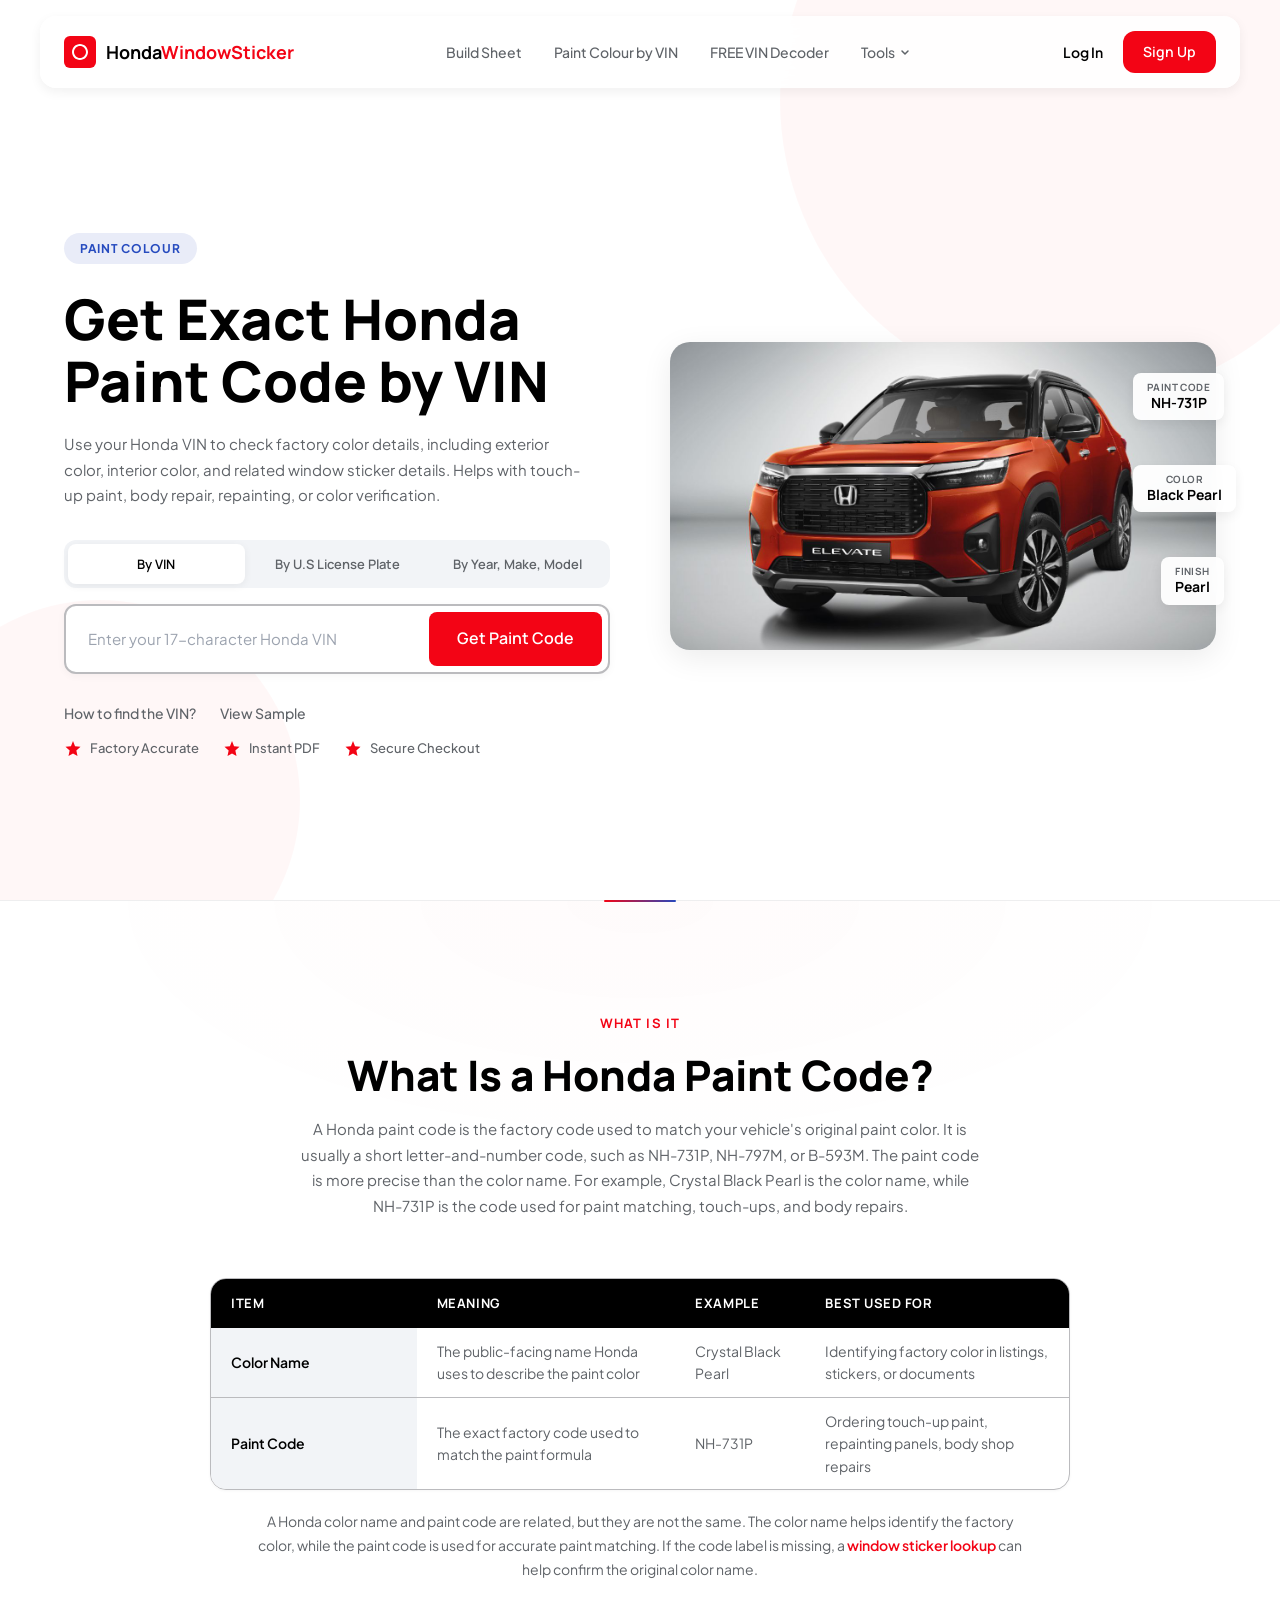
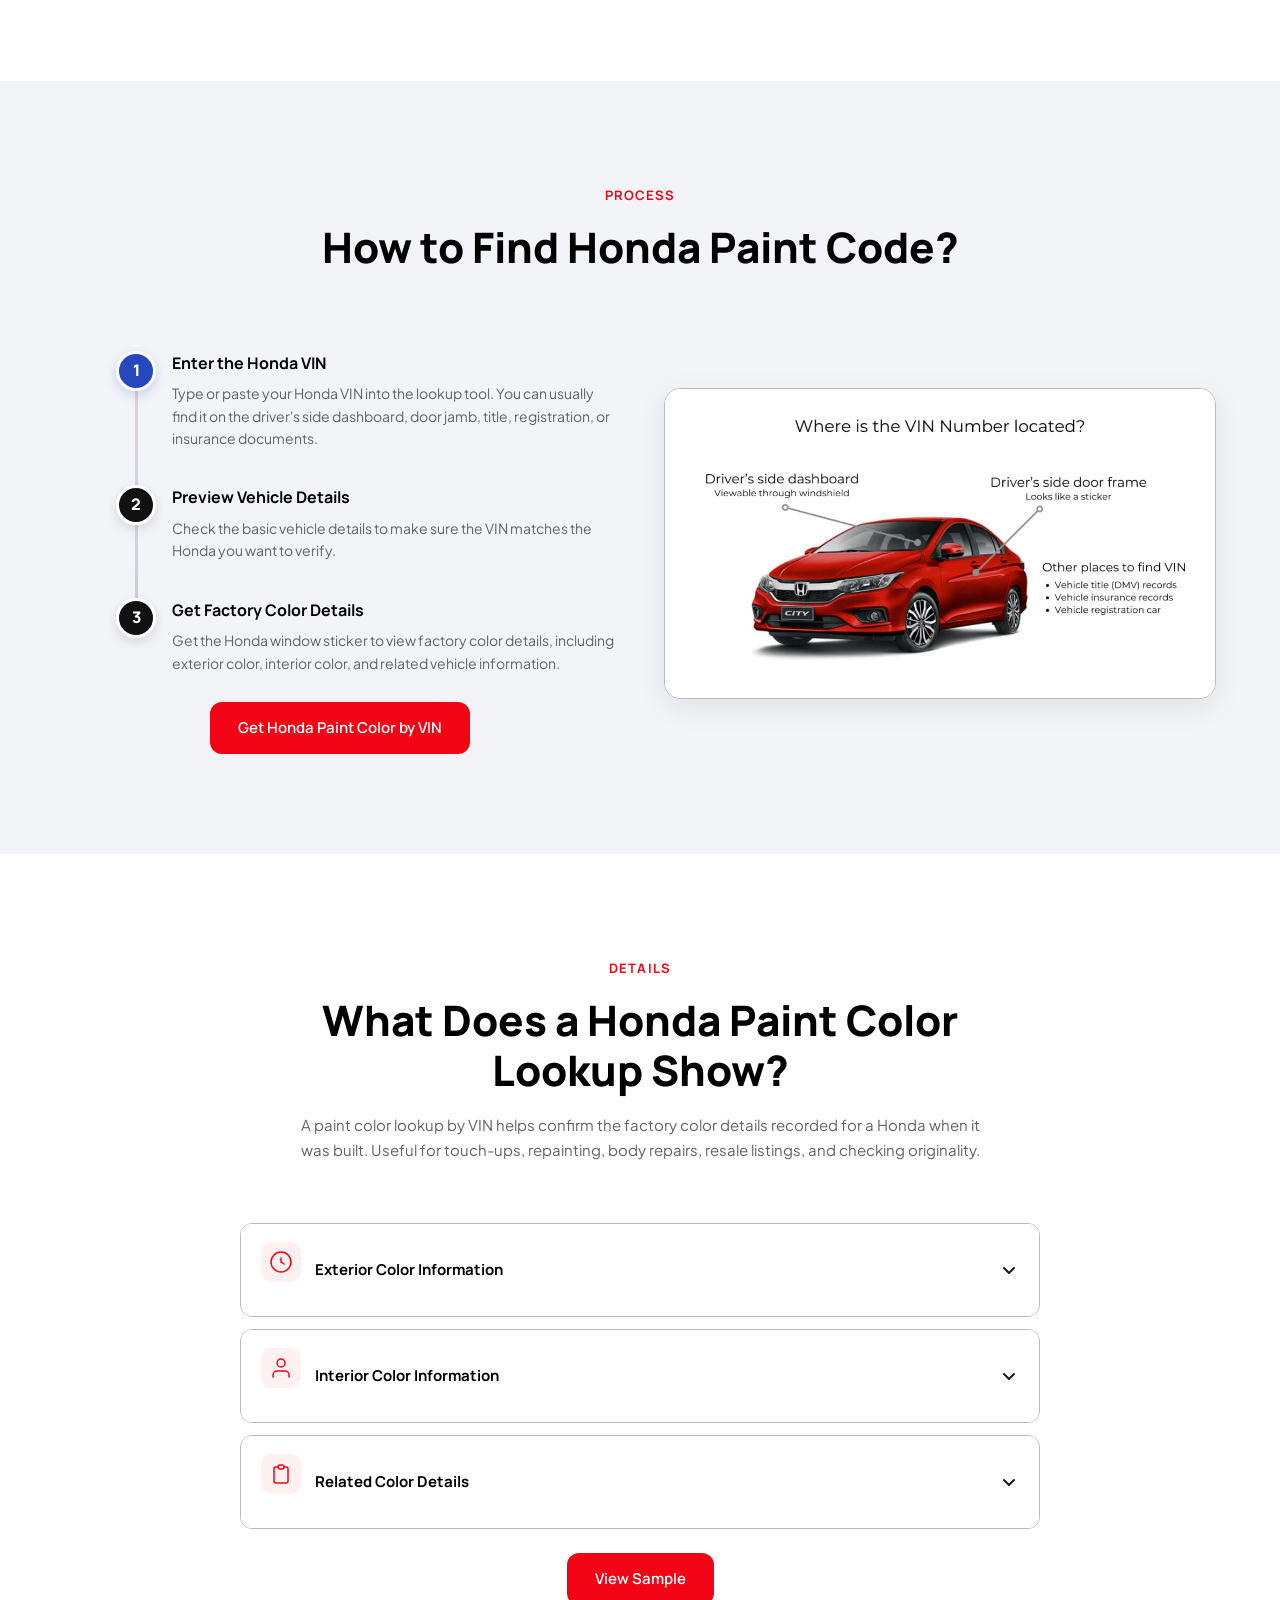
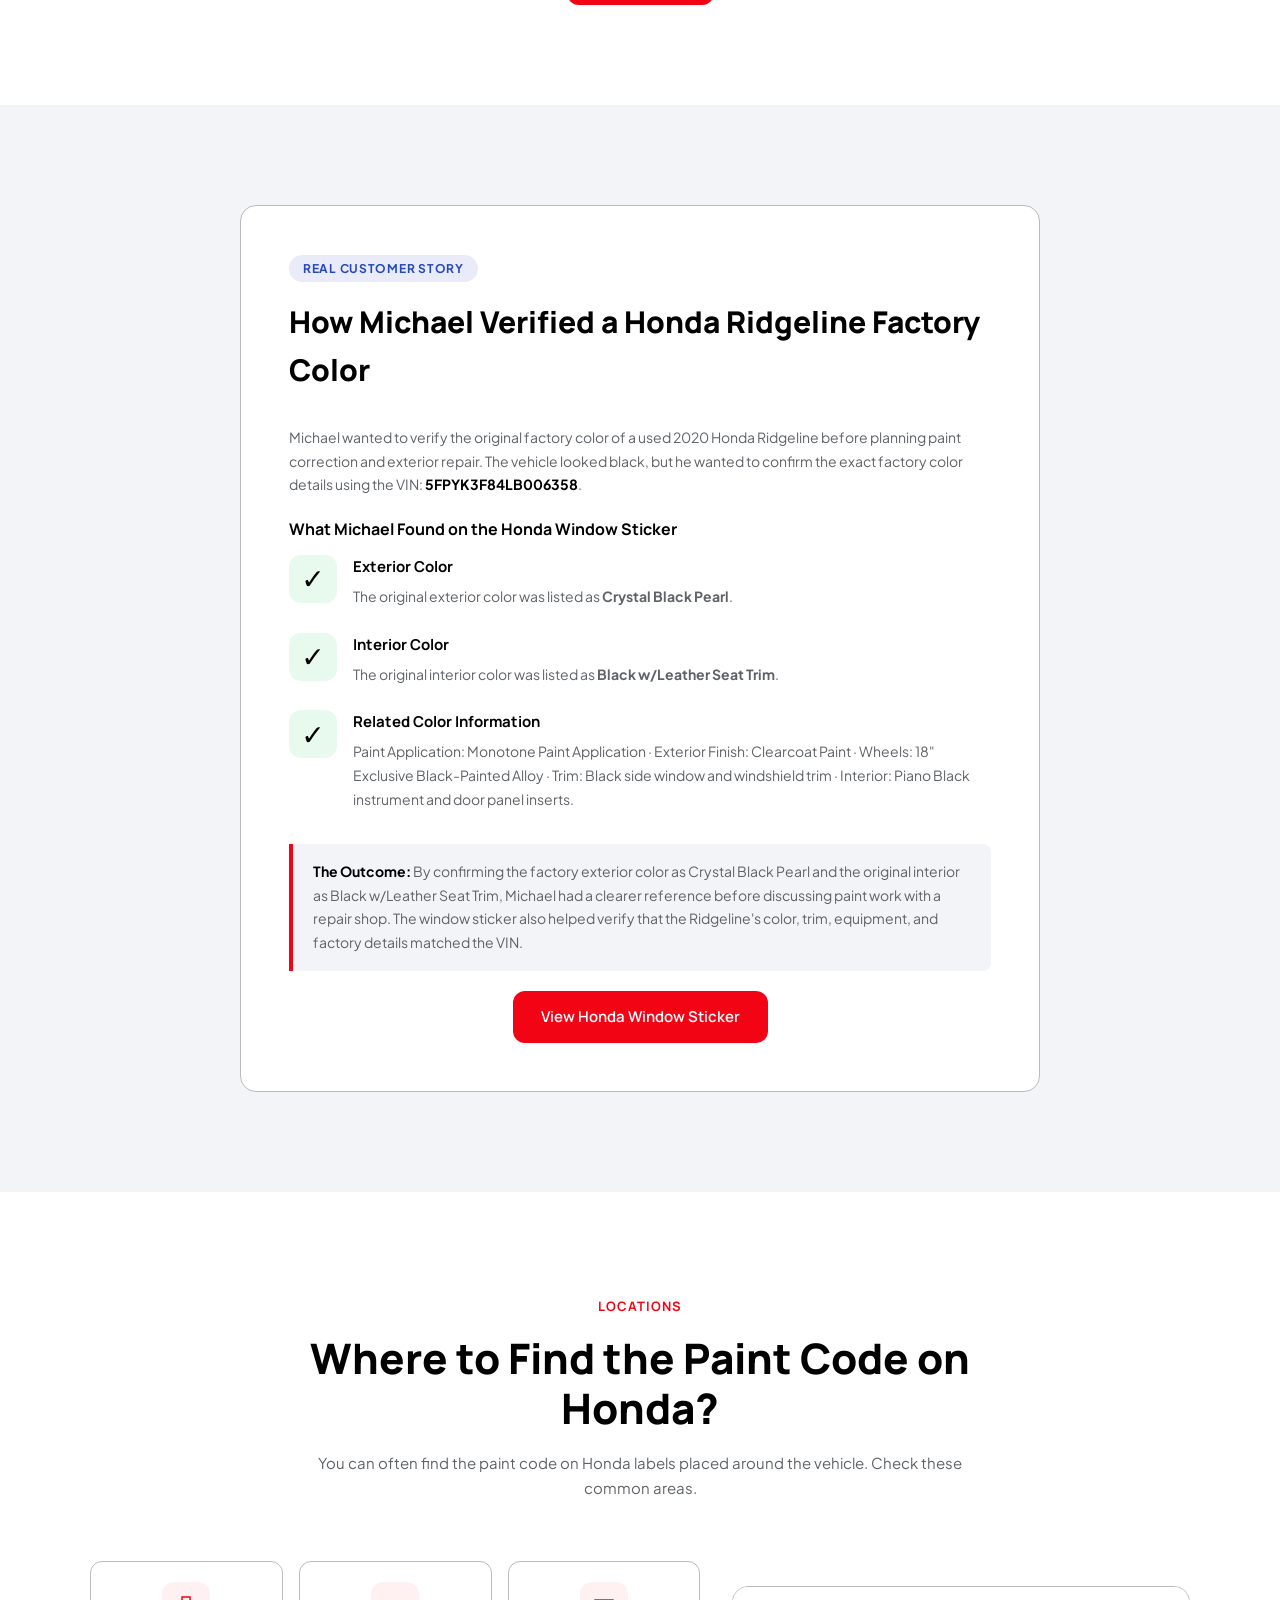
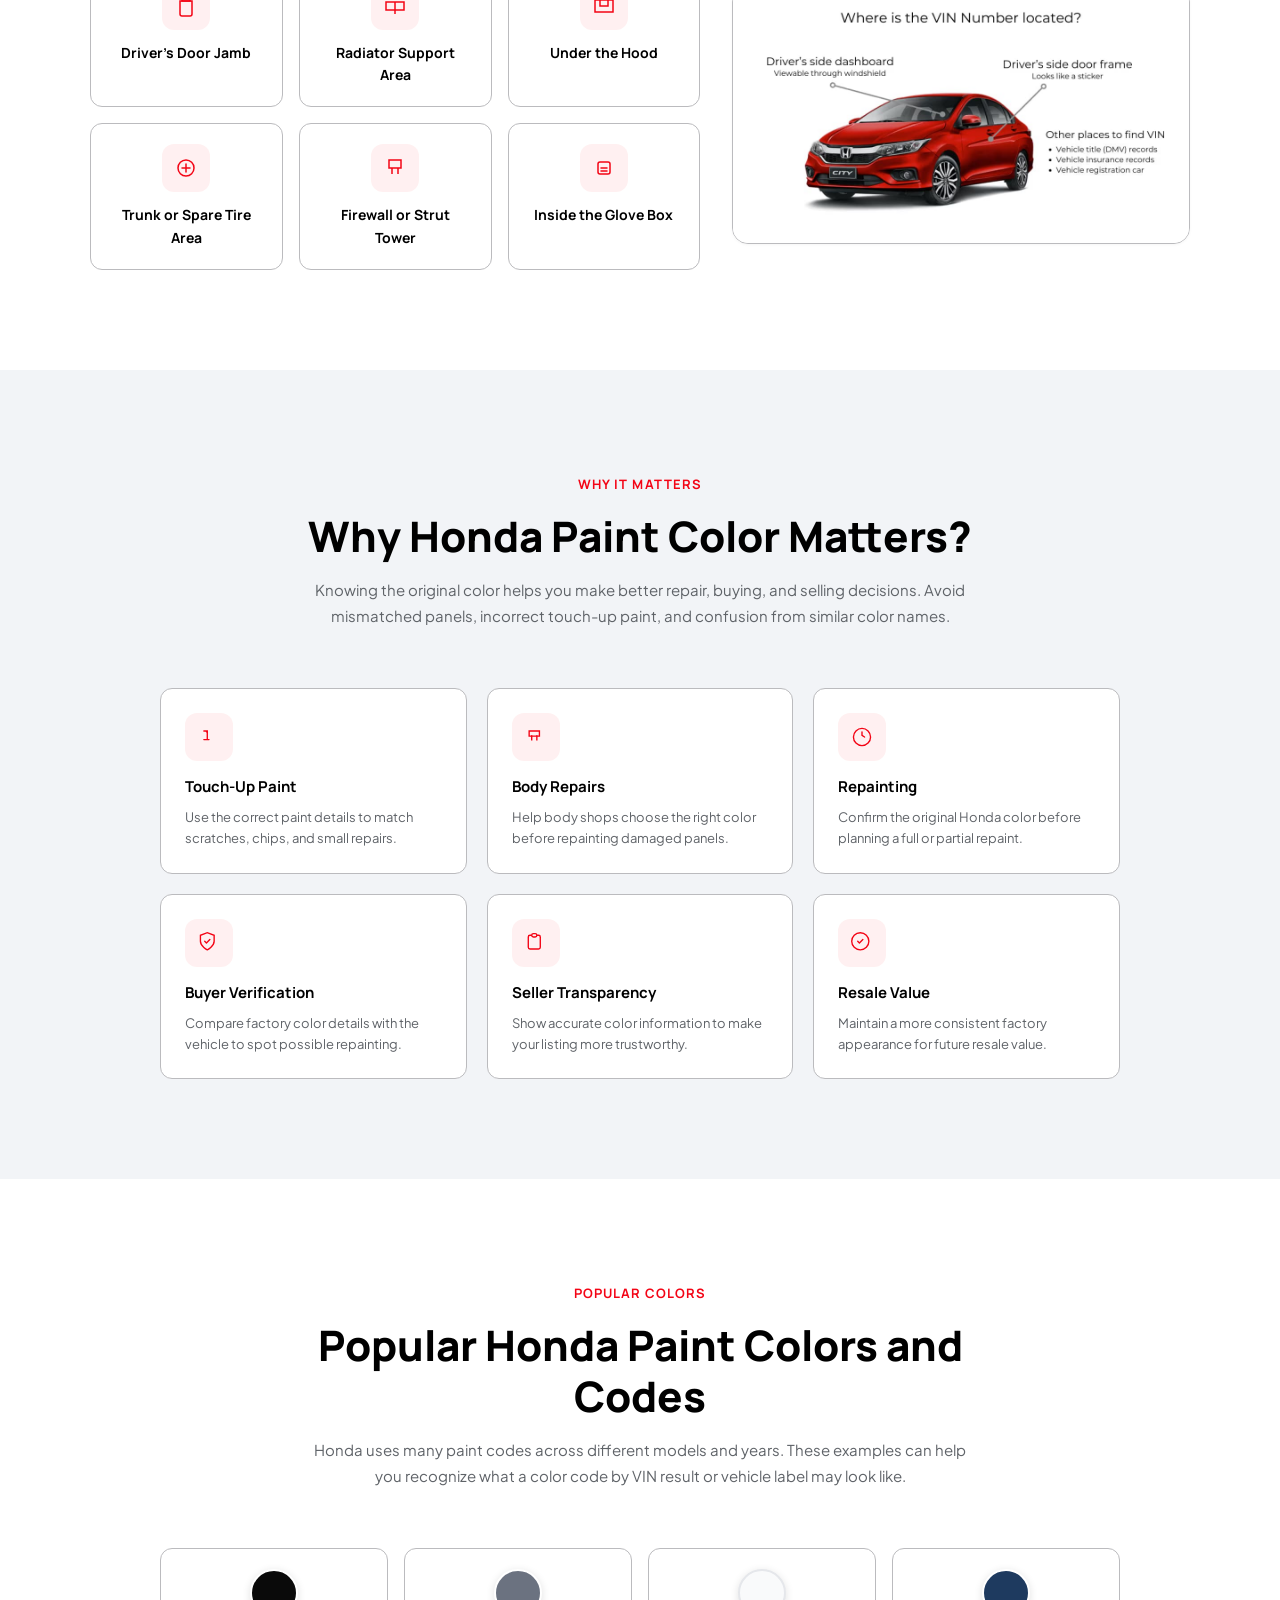
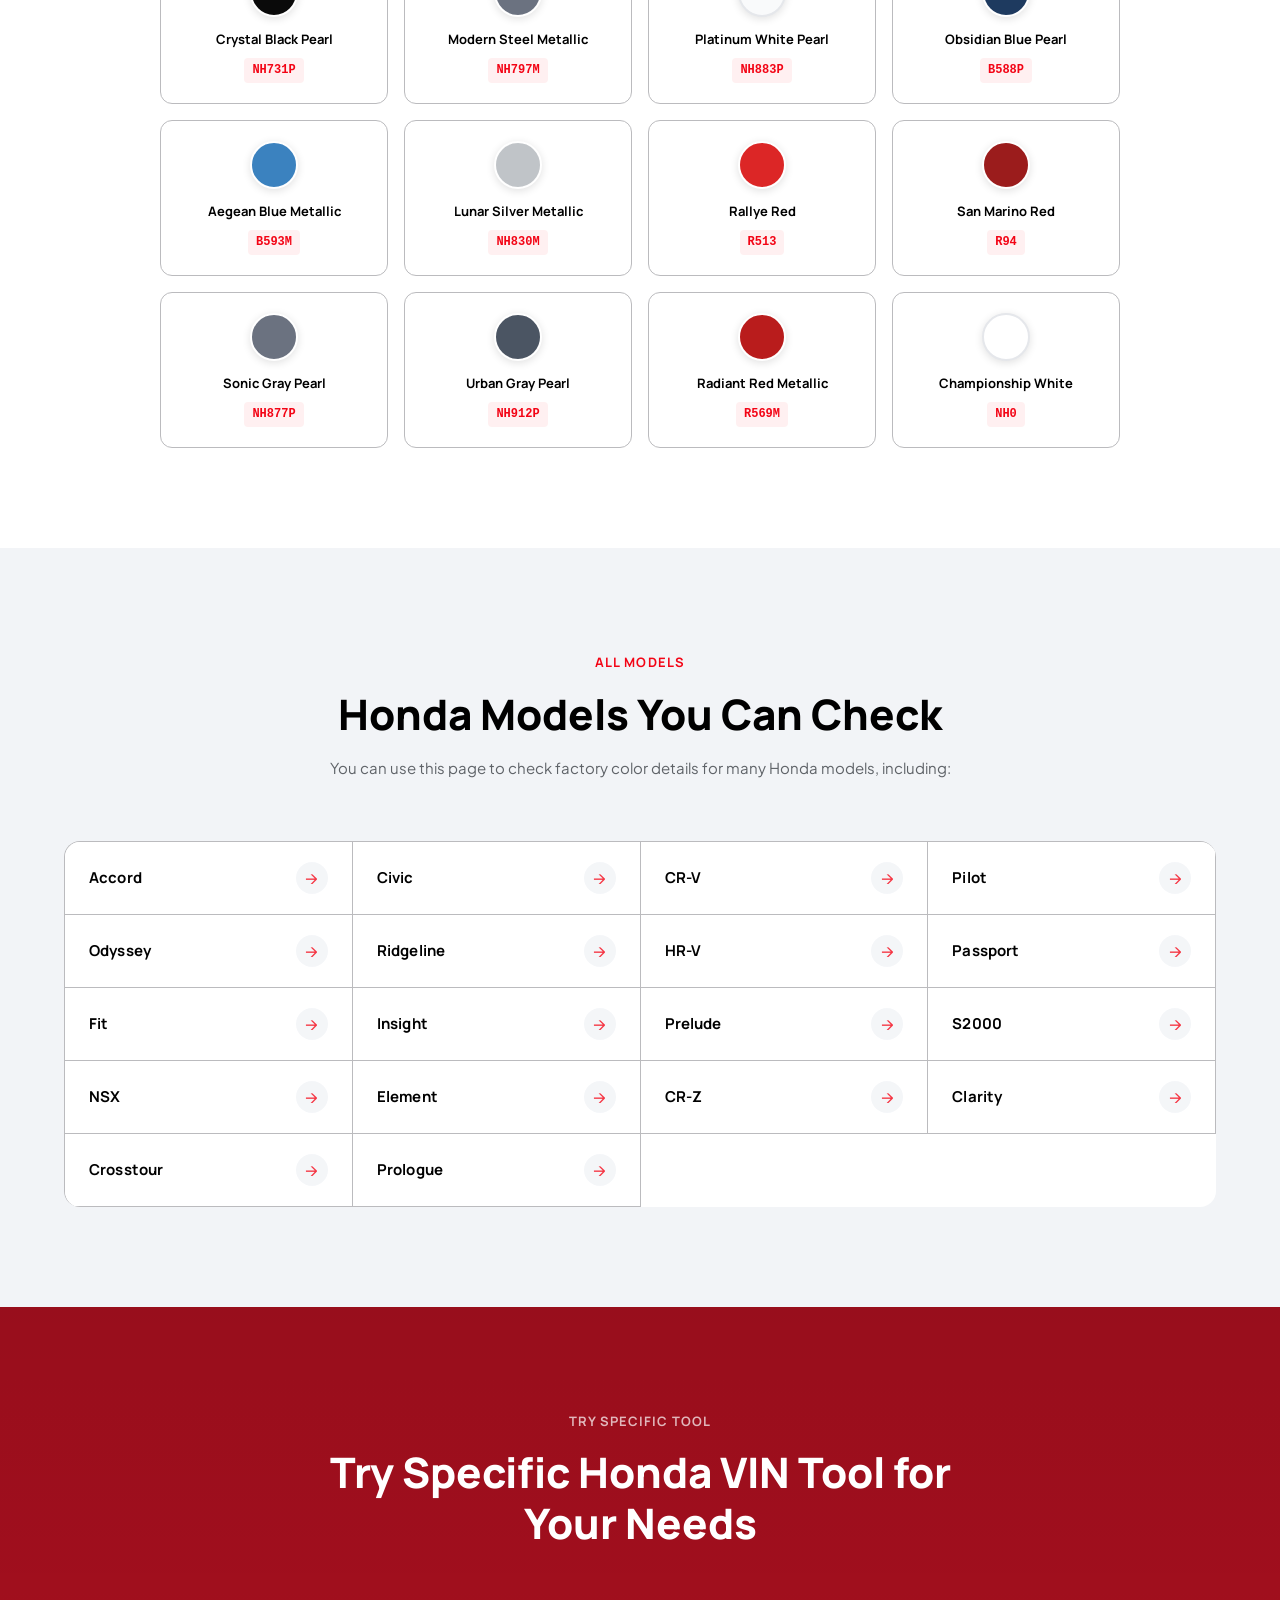
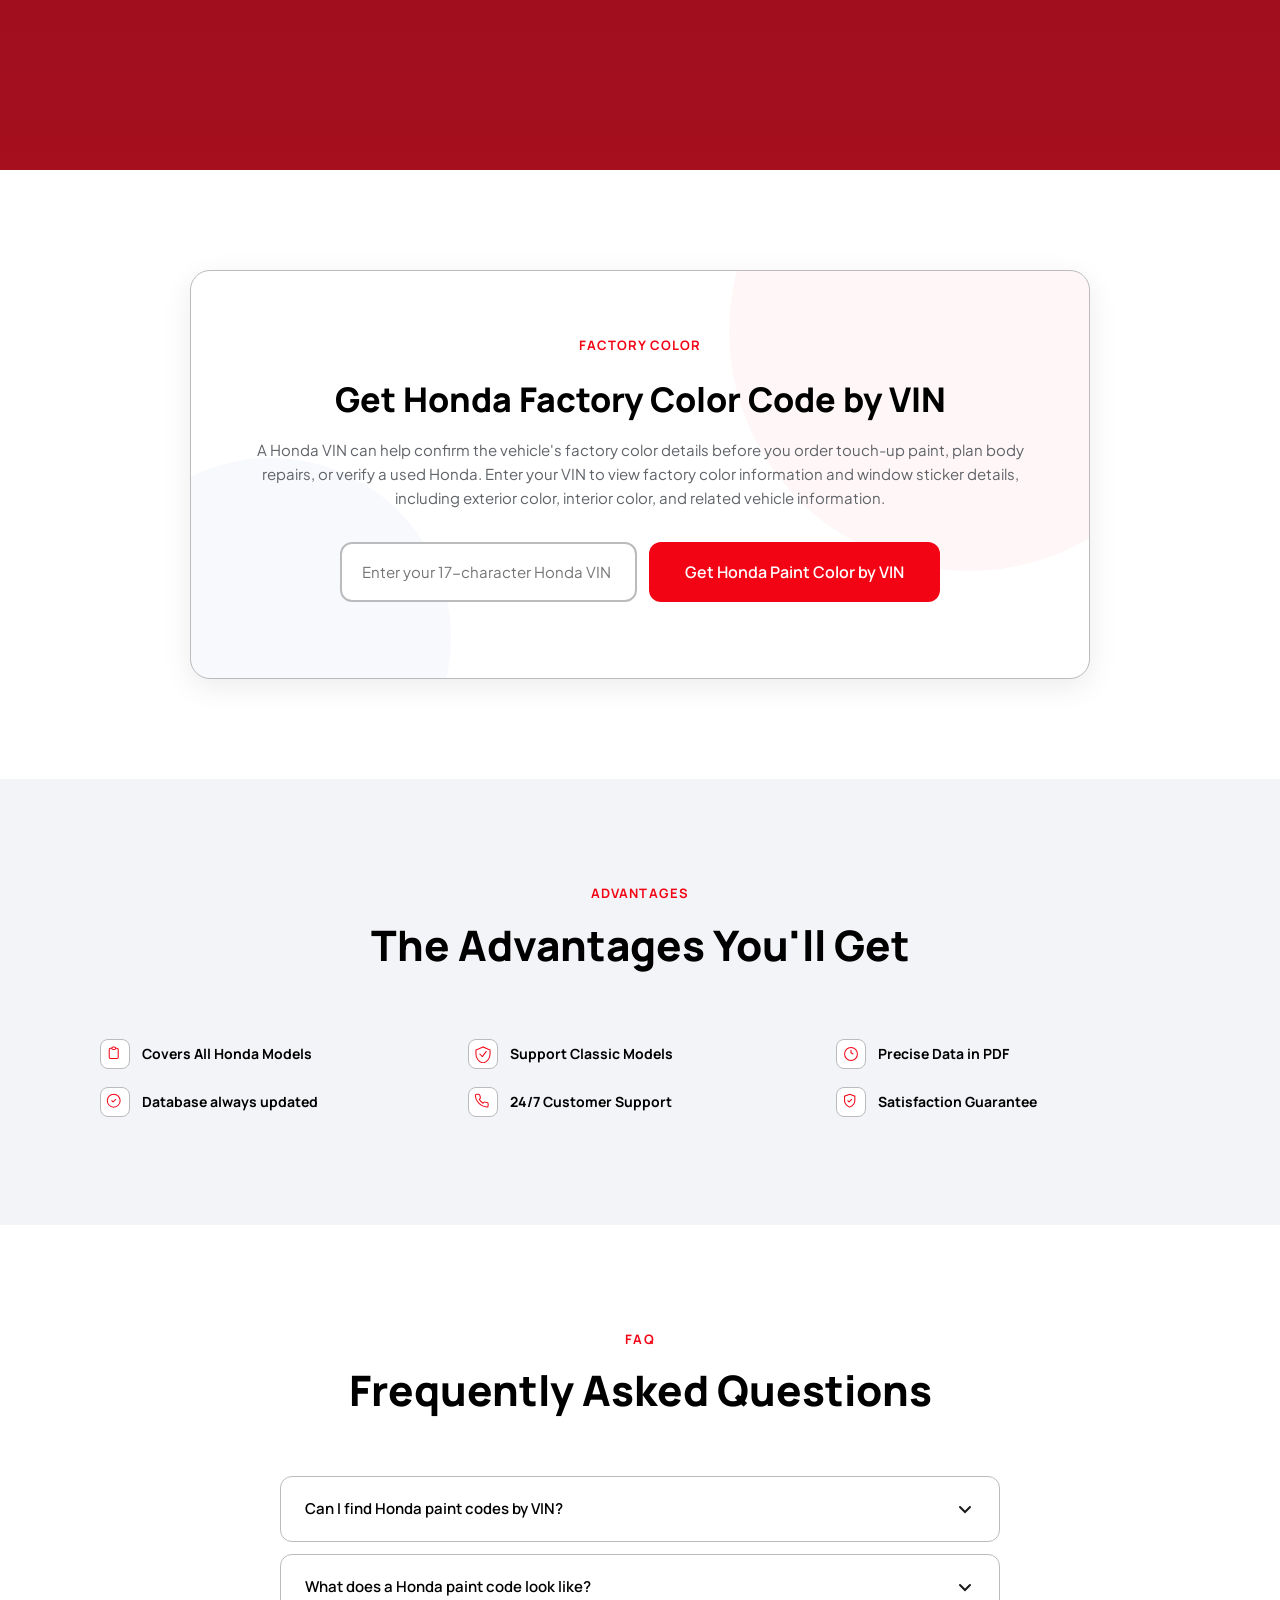
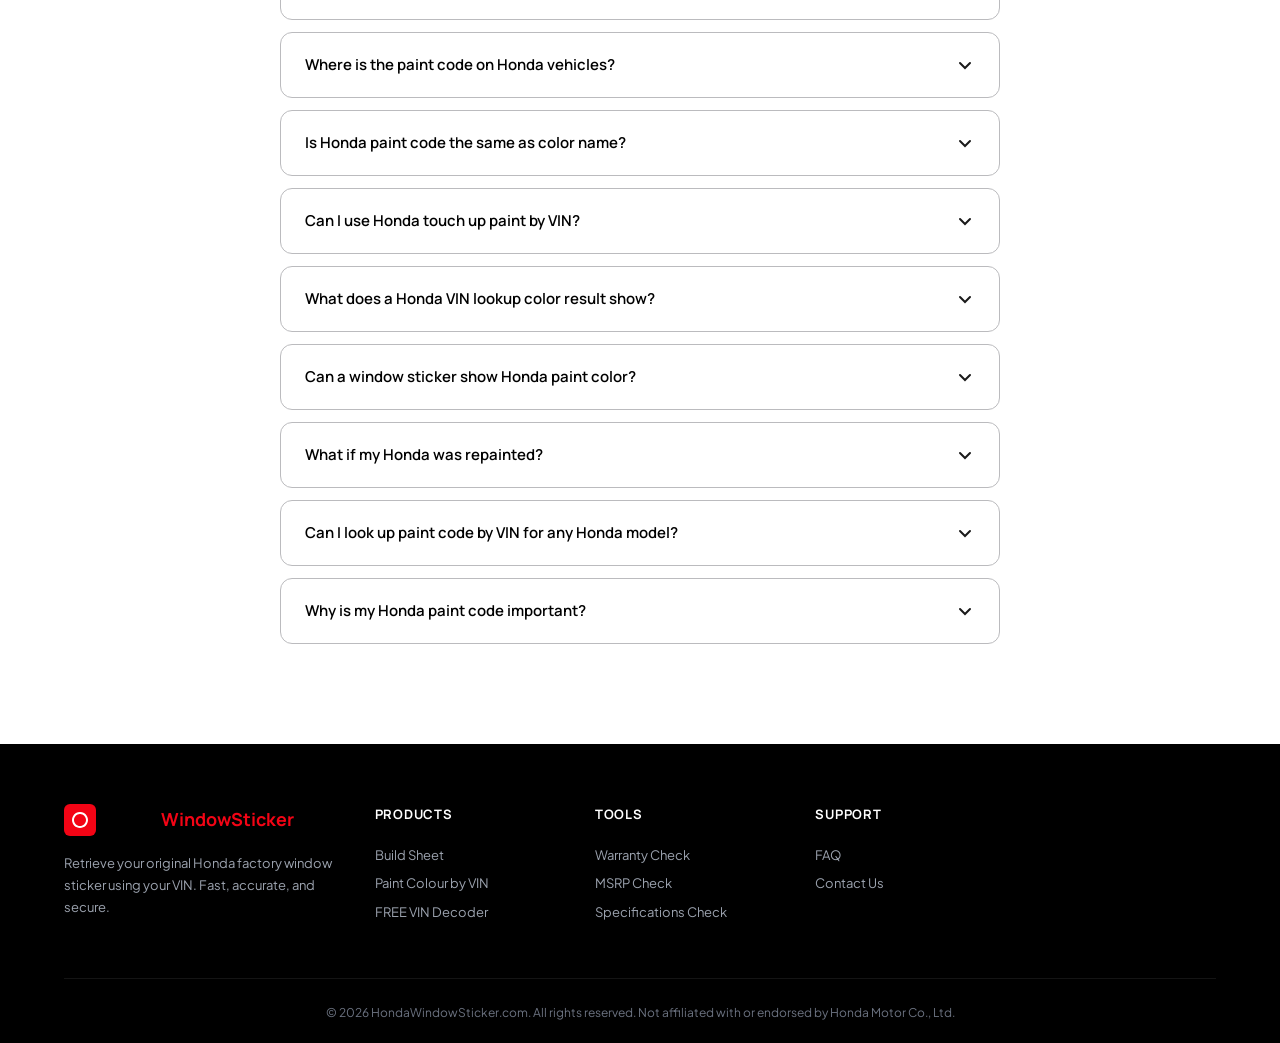
<file: paint-color-by-vin.html>
﻿<!DOCTYPE html>
<html lang="en">
<head>
  <meta charset="UTF-8">
  <meta name="viewport" content="width=device-width, initial-scale=1.0">
  <title>Honda Paint Codes by VIN | Paint Color Lookup Tool</title>
  <meta name="description" content="Use your Honda VIN to check factory color details, including exterior color, interior color, and related window sticker details.">
  <link rel="preconnect" href="https://fonts.googleapis.com">
  <link rel="preconnect" href="https://fonts.gstatic.com" crossorigin>
  <link href="https://fonts.googleapis.com/css2?family=Manrope:wght@500;600;700;800&family=Plus+Jakarta+Sans:wght@400;500;600;700&display=swap" rel="stylesheet">
  <link rel="stylesheet" href="css/styles.css">
  <style>
    .hero { padding-top:calc(var(--nav-height) + 20px) }
    .compare__table-wrap { overflow-x:auto; max-width:860px; margin:0 auto; border:1px solid var(--border); border-radius:var(--radius-lg); background:#fff; box-shadow:var(--shadow-sm) }
    .compare__table { width:100%; border-collapse:collapse; font-size:14px }
    .compare__table th { background:var(--text); color:#fff; padding:14px 20px; text-align:left; font-family:var(--font-heading); font-weight:700; font-size:13px; letter-spacing:.04em; text-transform:uppercase }
    .compare__table td { padding:12px 20px; border-bottom:1px solid var(--border); color:var(--text-secondary) }
    .compare__table td:first-child { font-weight:600; color:var(--text); background:var(--bg-alt); width:24% }
    .compare__table tr:last-child td { border-bottom:none }
    .why-matters__grid { display:grid; grid-template-columns:repeat(3,1fr); gap:20px; max-width:960px; margin:0 auto }
    .why-matters__card { background:#fff; border:1px solid var(--border); border-radius:var(--radius-md); padding:24px; text-align:left; transition:var(--transition); position:relative; overflow:hidden }
    .why-matters__card::after { content:''; position:absolute; bottom:0; left:0; width:0; height:2px; background:linear-gradient(90deg, var(--primary) 0%, var(--accent) 100%); transition:width .35s ease }
    .why-matters__card:hover { box-shadow:var(--shadow-md); transform:translateY(-2px); border-color:rgba(243,4,21,.12) }
    .why-matters__card:hover::after { width:100% }
    .why-matters__icon { width:48px; height:48px; display:flex; align-items:center; justify-content:center; background:rgba(243,4,21,.06); border-radius:12px; margin-bottom:14px; transition:var(--transition) }
    .why-matters__card:hover .why-matters__icon { background:var(--primary) }
    .why-matters__card:hover .why-matters__icon svg path, .why-matters__card:hover .why-matters__icon svg circle { stroke:#fff }
    .why-matters__title { font-family:var(--font-heading); font-size:15px; font-weight:700; color:var(--text); margin-bottom:8px }
    .why-matters__desc { font-size:13px; color:var(--text-secondary); line-height:1.6; margin:0 }
    .paint-colors__grid { display:grid; grid-template-columns:repeat(4,1fr); gap:16px; max-width:960px; margin:0 auto }
    .paint-card { background:#fff; border:1px solid var(--border); border-radius:var(--radius-md); padding:20px; text-align:center; transition:var(--transition) }
    .paint-card:hover { box-shadow:var(--shadow-md); transform:translateY(-2px); border-color:rgba(243,4,21,.12) }
    .paint-card__swatch { width:48px; height:48px; border-radius:50%; margin:0 auto 12px; border:2px solid #fff; box-shadow:0 2px 8px rgba(0,0,0,.12); }
    .paint-card__name { font-family:var(--font-heading); font-size:13px; font-weight:700; color:var(--text); margin-bottom:4px }
    .paint-card__code { font-family:monospace; font-size:12px; font-weight:600; color:var(--primary); background:rgba(243,4,21,.06); padding:3px 8px; border-radius:4px; display:inline-block }
    .where__layout { display:grid; grid-template-columns:1.2fr 0.9fr; gap:32px; align-items:center; justify-content:center; max-width:1100px; margin:0 auto }
    .where__visual { border-radius:var(--radius-lg); overflow:hidden; border:1px solid var(--border); box-shadow:var(--shadow-sm); background:#fff }
    .where__visual img { width:100%; display:block; height:auto }
    .location__grid { display:grid; grid-template-columns:repeat(3,1fr); gap:16px; }
    .location-card { background:#fff; border:1px solid var(--border); border-radius:var(--radius-md); padding:20px; text-align:center; transition:var(--transition) }
    .location-card:hover { box-shadow:var(--shadow-sm); border-color:rgba(243,4,21,.12) }
    .location-card__icon { width:48px; height:48px; display:flex; align-items:center; justify-content:center; background:rgba(243,4,21,.06); border-radius:12px; margin:0 auto 12px }
    .location-card__title { font-family:var(--font-heading); font-size:14px; font-weight:700; color:var(--text) }
    @media (max-width:768px) {
      .where__layout { grid-template-columns:1fr; gap:24px }
      .why-matters__grid { grid-template-columns:repeat(2,1fr); gap:16px }
      .paint-colors__grid { grid-template-columns:repeat(2,1fr); gap:12px }
      .location__grid { grid-template-columns:repeat(2,1fr); gap:12px }
      .compare__table { font-size:13px }
      .compare__table th, .compare__table td { padding:10px 14px }
    }
    @media (max-width:480px) {
      .why-matters__grid { grid-template-columns:1fr }
      .paint-colors__grid { grid-template-columns:1fr }
      .location__grid { grid-template-columns:1fr }
    }
  </style>
</head>
<body>
  <nav class="nav" id="nav">
    <div class="nav__container">
      <a href="index.html" class="nav__logo">
        <svg class="nav__logo-icon" viewBox="0 0 32 32" fill="none">
          <rect width="32" height="32" rx="6" fill="#F30415"/>
          <path d="M16 8c-4.4 0-8 3.6-8 8s3.6 8 8 8 8-3.6 8-8-3.6-8-8-8zm0 14c-3.3 0-6-2.7-6-6s2.7-6 6-6 6 2.7 6 6-2.7 6-6 6z" fill="#fff"/>
          <path d="M16 11l-2 5h4l-2 5" stroke="#F30415" stroke-width="1.5" stroke-linecap="round" stroke-linejoin="round" fill="none"/>
        </svg>
        <span class="nav__logo-text">Honda<span class="nav__logo-accent">WindowSticker</span></span>
      </a>
      <div class="nav__menu" id="navMenu">
        <a href="build-sheet-by-vin.html" class="nav__link">Build Sheet</a>
        <a href="paint-color-by-vin.html" class="nav__link">Paint Colour by VIN</a>
        <a href="vin-decoder.html" class="nav__link">FREE VIN Decoder</a>
        <div class="nav__dropdown">
          <a href="#" class="nav__link nav__link--dropdown" id="servicesToggle">
            Tools
            <svg width="12" height="12" viewBox="0 0 12 12" fill="none"><path d="M3 5l3 3 3-3" stroke="currentColor" stroke-width="1.5" stroke-linecap="round" stroke-linejoin="round"/></svg>
          </a>
          <div class="nav__mega" id="navMega">
            <div class="nav__mega-grid">
              <a href="warranty-check-by-vin.html" class="nav__mega-item" data-service>
                <div class="nav__mega-icon">
                  <svg width="22" height="22" viewBox="0 0 28 28" fill="none"><path d="M12 22s8-4 8-10V5l-8-3-8 3v7c0 6 8 10 8 10z" stroke="#F30415" stroke-width="1.5" fill="none"/><path d="M9 12l2 2 4-4" stroke="#F30415" stroke-width="1.5" stroke-linecap="round" stroke-linejoin="round"/></svg>
                </div>
                <div class="nav__mega-text">
                  <span class="nav__mega-title">Warranty Check</span>
                  <span class="nav__mega-desc">Check warranty status by VIN</span>
                </div>
              </a>
              <a href="msrp-by-vin.html" class="nav__mega-item" data-service>
                <div class="nav__mega-icon">
                  <svg width="22" height="22" viewBox="0 0 28 28" fill="none"><path d="M12 1v22M17 5H9.5a3.5 3.5 0 000 7h5a3.5 3.5 0 010 7H6" stroke="#F30415" stroke-width="1.5" stroke-linecap="round" stroke-linejoin="round"/></svg>
                </div>
                <div class="nav__mega-text">
                  <span class="nav__mega-title">MSRP Check</span>
                  <span class="nav__mega-desc">Check original MSRP by VIN</span>
                </div>
              </a>
              <a href="specifications-by-vin.html" class="nav__mega-item" data-service>
                <div class="nav__mega-icon">
                  <svg width="22" height="22" viewBox="0 0 28 28" fill="none"><path d="M9 5H7a2 2 0 00-2 2v12a2 2 0 002 2h10a2 2 0 002-2V7a2 2 0 00-2-2h-2M9 5a2 2 0 002 2h2a2 2 0 002-2M9 5a2 2 0 012-2h2a2 2 0 012 2" stroke="#F30415" stroke-width="1.5" stroke-linecap="round"/></svg>
                </div>
                <div class="nav__mega-text">
                  <span class="nav__mega-title">Specifications Check</span>
                  <span class="nav__mega-desc">View factory specifications</span>
                </div>
              </a>
            </div>
          </div>
        </div>
        <div class="nav__menu-divider"></div>
        <a href="#login" class="nav__link nav__menu-login">Log In</a>
        <a href="#signup" class="btn btn--primary btn--sm nav__menu-signup">Sign Up</a>
      </div>
      <div class="nav__actions">
        <a href="#login" class="nav__link nav__link--login">Log In</a>
        <a href="#signup" class="btn btn--primary btn--sm">Sign Up</a>
        <button class="nav__hamburger" id="hamburger" aria-label="Menu">
          <span></span><span></span><span></span>
        </button>
      </div>
    </div>
  </nav>

  <!-- HERO -->
  <section class="hero" id="hero">
    <div class="hero__bg">
      <div class="hero__shape hero__shape--1"></div>
      <div class="hero__shape hero__shape--2"></div>
      <div class="hero__shape hero__shape--3"></div>
    </div>
    <div class="container hero__container">
      <div class="hero__content">
        <span class="hero__badge" style="background:#E9ECF8;color:#264BBF">Paint Colour</span>
        <h1 class="hero__title">Get Exact Honda Paint Code by VIN</h1>
        <p class="hero__subtitle">Use your Honda VIN to check factory color details, including exterior color, interior color, and related window sticker details. Helps with touch-up paint, body repair, repainting, or color verification.</p>
        <div class="hero__tabs" style="margin-bottom:0">
          <div class="hero__tabs-nav">
            <button class="hero__tab active" data-tab="vin">By VIN</button>
            <button class="hero__tab" data-tab="plate">By U.S License Plate</button>
            <button class="hero__tab" data-tab="ymm">By Year, Make, Model</button>
          </div>
          <div class="hero__tabs-body">
            <div class="hero__tab-panel active" data-panel="vin">
              <div class="hero__search-input-wrap">
                <input type="text" class="hero__search-input" placeholder="Enter your 17-character Honda VIN" maxlength="17" id="vinInput">
                <button class="hero__search-btn btn btn--primary" id="searchBtn">Get Paint Code</button>
              </div>
              <div class="hero__search-helpers">
                <a href="#" class="hero__sample">How to find the VIN?</a>
                <a href="#" class="hero__sample">View Sample</a>
              </div>
            </div>
            <div class="hero__tab-panel" data-panel="plate">
              <div class="hero__search-row">
                <input type="text" class="hero__search-input" placeholder="Enter License Plate" maxlength="8" id="plateInput">
                <select class="hero__search-select" id="plateState">
                  <option value="">Select State</option>
                  <option>Alabama</option><option>Alaska</option><option>Arizona</option><option>California</option><option>Colorado</option><option>Connecticut</option><option>Delaware</option><option>Florida</option><option>Georgia</option><option>Hawaii</option><option>Idaho</option><option>Illinois</option><option>Indiana</option><option>Iowa</option><option>Kansas</option><option>Kentucky</option><option>Louisiana</option><option>Maine</option><option>Maryland</option><option>Massachusetts</option><option>Michigan</option><option>Minnesota</option><option>Mississippi</option><option>Missouri</option><option>Montana</option><option>Nebraska</option><option>Nevada</option><option>New Hampshire</option><option>New Jersey</option><option>New Mexico</option><option>New York</option><option>North Carolina</option><option>North Dakota</option><option>Ohio</option><option>Oklahoma</option><option>Oregon</option><option>Pennsylvania</option><option>Rhode Island</option><option>South Carolina</option><option>South Dakota</option><option>Tennessee</option><option>Texas</option><option>Utah</option><option>Vermont</option><option>Virginia</option><option>Washington</option><option>West Virginia</option><option>Wisconsin</option><option>Wyoming</option>
                </select>
              </div>
              <button class="hero__search-btn btn btn--primary" id="plateBtn" style="width:100%;margin-top:8px">Get Paint Code</button>
              <div class="hero__search-helpers">
                <a href="#" class="hero__sample">How to find the VIN?</a>
                <a href="#" class="hero__sample">View Sample</a>
              </div>
            </div>
            <div class="hero__tab-panel" data-panel="ymm">
              <div class="hero__search-row">
                <select class="hero__search-select" id="ymmYear"><option value="">Select Year</option><option>2025</option><option>2024</option><option>2023</option><option>2022</option><option>2021</option><option>2020</option><option>2019</option><option>2018</option><option>2017</option><option>2016</option><option>2015</option><option>2014</option><option>2013</option><option>2012</option><option>2011</option><option>2010</option><option>2009</option><option>2008</option><option>2007</option><option>2006</option><option>2005</option><option>2004</option><option>2003</option><option>2002</option><option>2001</option><option>2000</option></select>
                <select class="hero__search-select" id="ymmMake" disabled><option value="">Select Make</option></select>
              </div>
              <div class="hero__search-row" style="margin-top:8px">
                <select class="hero__search-select" id="ymmModel" disabled><option value="">Select Model</option></select>
                <input type="email" class="hero__search-input" placeholder="Enter Your Email" id="ymmEmail">
              </div>
              <div class="hero__search-row hero__search-row--promo" style="margin-top:8px">
                <div class="hero__search-input-wrap hero__search-input-wrap--promo">
                  <input type="tel" class="hero__search-input" placeholder="Enter Phone for" id="ymmPhone">
                  <span class="hero__promo-badge">10% off</span>
                </div>
              </div>
              <button class="hero__search-btn btn btn--primary" id="ymmBtn" style="width:100%;margin-top:8px">Get Paint Code</button>
              <div class="hero__search-helpers">
                <a href="#" class="hero__sample">How to find the VIN?</a>
                <a href="#" class="hero__sample">View Sample</a>
              </div>
            </div>
          </div>
        </div>
        <div class="hero__trust" style="margin-top:14px">
          <div class="hero__trust-item">
            <svg width="18" height="18" viewBox="0 0 18 18" fill="none"><path d="M9 1L11.05 6.2l5.45.5-4.15 3.7L13.5 16 9 13.5 4.5 16l1.15-5.6L1.5 6.7l5.45-.5L9 1z" fill="#F30415"/></svg>
            <span>Factory Accurate</span>
          </div>
          <div class="hero__trust-item">
            <svg width="18" height="18" viewBox="0 0 18 18" fill="none"><path d="M9 1L11.05 6.2l5.45.5-4.15 3.7L13.5 16 9 13.5 4.5 16l1.15-5.6L1.5 6.7l5.45-.5L9 1z" fill="#F30415"/></svg>
            <span>Instant PDF</span>
          </div>
          <div class="hero__trust-item">
            <svg width="18" height="18" viewBox="0 0 18 18" fill="none"><path d="M9 1L11.05 6.2l5.45.5-4.15 3.7L13.5 16 9 13.5 4.5 16l1.15-5.6L1.5 6.7l5.45-.5L9 1z" fill="#F30415"/></svg>
            <span>Secure Checkout</span>
          </div>
        </div>
      </div>
      <div class="hero__visual">
        <div class="hero__image-wrapper">
          <div class="hero__car-glow"></div>
          <img src="assets/images/Honda_Elevate_1_0e35d0dc4b.jpg" alt="Honda Paint Color Sample - Crystal Black Pearl" class="hero__car-img" loading="lazy">
          <div class="hero__badge-float hero__badge-float--1">
            <strong>Paint Code</strong>
            <span>NH-731P</span>
          </div>
          <div class="hero__badge-float hero__badge-float--2">
            <strong>Color</strong>
            <span>Black Pearl</span>
          </div>
          <div class="hero__badge-float hero__badge-float--3">
            <strong>Finish</strong>
            <span>Pearl</span>
          </div>
        </div>
      </div>
    </div>
  </section>

  <!-- WHAT IS PAINT CODE -->
  <section class="what section" id="what">
    <div class="container">
      <div class="section__header fade-up">
        <span class="section__tag">What Is It</span>
        <h2 class="section__title">What Is a Honda Paint Code?</h2>
        <p class="section__desc">A Honda paint code is the factory code used to match your vehicle's original paint color. It is usually a short letter-and-number code, such as NH-731P, NH-797M, or B-593M. The paint code is more precise than the color name. For example, Crystal Black Pearl is the color name, while NH-731P is the code used for paint matching, touch-ups, and body repairs.</p>
      </div>
      <div class="compare__table-wrap fade-up">
        <table class="compare__table">
          <thead>
            <tr><th>Item</th><th>Meaning</th><th>Example</th><th>Best Used For</th></tr>
          </thead>
          <tbody>
            <tr><td>Color Name</td><td>The public-facing name Honda uses to describe the paint color</td><td>Crystal Black Pearl</td><td>Identifying factory color in listings, stickers, or documents</td></tr>
            <tr><td>Paint Code</td><td>The exact factory code used to match the paint formula</td><td>NH-731P</td><td>Ordering touch-up paint, repainting panels, body shop repairs</td></tr>
          </tbody>
        </table>
      </div>
      <p class="fade-up" style="max-width:780px; margin:20px auto 0; font-size:14px; color:var(--text-secondary); line-height:1.7; text-align:center">A Honda color name and paint code are related, but they are not the same. The color name helps identify the factory color, while the paint code is used for accurate paint matching. If the code label is missing, a <a href="index.html" style="color:var(--primary); font-weight:600">window sticker lookup</a> can help confirm the original color name.</p>
    </div>
  </section>

  <!-- HOW TO FIND -->
  <section class="how section section--alt" id="how">
    <div class="container">
      <div class="section__header fade-up">
        <span class="section__tag">Process</span>
        <h2 class="section__title">How to Find Honda Paint Code?</h2>
      </div>
      <div class="how__layout how__layout--bridge fade-up">
        <div class="how__steps-side">
          <div class="how__bridge-plain">
            <div class="how__bridge-vline" aria-hidden="true"></div>
            <div class="how__bridge-plain-step">
              <div class="how__bridge-plain-num">1</div>
              <div>
                <h3 class="how__bridge-plain-title">Enter the Honda VIN</h3>
                <p class="how__bridge-plain-desc">Type or paste your Honda VIN into the lookup tool. You can usually find it on the driver's side dashboard, door jamb, title, registration, or insurance documents.</p>
              </div>
            </div>
            <div class="how__bridge-plain-step">
              <div class="how__bridge-plain-num">2</div>
              <div>
                <h3 class="how__bridge-plain-title">Preview Vehicle Details</h3>
                <p class="how__bridge-plain-desc">Check the basic vehicle details to make sure the VIN matches the Honda you want to verify.</p>
              </div>
            </div>
            <div class="how__bridge-plain-step">
              <div class="how__bridge-plain-num">3</div>
              <div>
                <h3 class="how__bridge-plain-title">Get Factory Color Details</h3>
                <p class="how__bridge-plain-desc">Get the Honda window sticker to view factory color details, including exterior color, interior color, and related vehicle information.</p>
              </div>
            </div>
          </div>
          <div style="text-align:center; margin-top:28px">
            <a href="#hero" class="btn btn--primary btn--md">Get Honda Paint Color by VIN</a>
          </div>
        </div>
        <div class="how__visual how__visual--side fade-up">
          <img src="assets/images/honda-vin-location-1024x576.jpg" alt="Honda VIN Location - Dashboard and Driver Door Frame" loading="lazy">
        </div>
      </div>
    </div>
  </section>

  <!-- WHAT LOOKUP SHOWS -->
  <section class="included section" id="lookup">
    <div class="container">
      <div class="section__header fade-up">
        <span class="section__tag">Details</span>
        <h2 class="section__title">What Does a Honda Paint Color Lookup Show?</h2>
        <p class="section__desc">A paint color lookup by VIN helps confirm the factory color details recorded for a Honda when it was built. Useful for touch-ups, repainting, body repairs, resale listings, and checking originality.</p>
      </div>
      <div class="included__grid included__accordion">
        <div class="included__card fade-up">
          <button class="included__card-header" aria-expanded="false">
            <span class="included__card-left">
              <span class="included__card-icon">
                <svg width="24" height="24" viewBox="0 0 24 24" fill="none"><circle cx="12" cy="12" r="10" stroke="#F30415" stroke-width="1.5"/><path d="M12 8v4l3 2" stroke="#F30415" stroke-width="1.5" stroke-linecap="round"/></svg>
              </span>
              <span class="included__card-title">Exterior Color Information</span>
            </span>
            <svg class="included__chevron" width="20" height="20" viewBox="0 0 20 20" fill="none"><path d="M5 8l5 5 5-5" stroke="#1A1A1A" stroke-width="2" stroke-linecap="round" stroke-linejoin="round"/></svg>
          </button>
          <div class="included__card-body"><p class="included__card-desc">Shows the Honda's original exterior color details. Includes: Paint Color Name (e.g., Crystal Black Pearl, Modern Steel Metallic), Paint Code (NH-731P), Paint Type (solid, metallic, pearl, clear coat), Color Family (black, white, silver, blue, red, gray, green).</p></div>
        </div>
        <div class="included__card fade-up">
          <button class="included__card-header" aria-expanded="false">
            <span class="included__card-left">
              <span class="included__card-icon">
                <svg width="24" height="24" viewBox="0 0 24 24" fill="none"><path d="M20 21v-2a4 4 0 00-4-4H8a4 4 0 00-4 4v2M12 3a4 4 0 110 8 4 4 0 010-8z" stroke="#F30415" stroke-width="1.5" stroke-linecap="round"/></svg>
              </span>
              <span class="included__card-title">Interior Color Information</span>
            </span>
            <svg class="included__chevron" width="20" height="20" viewBox="0 0 20 20" fill="none"><path d="M5 8l5 5 5-5" stroke="#1A1A1A" stroke-width="2" stroke-linecap="round" stroke-linejoin="round"/></svg>
          </button>
          <div class="included__card-body"><p class="included__card-desc">Shows the Honda's original interior color details, including factory color names, trim combinations, and cabin material information. Includes Interior Color Name and Interior Material Code for matching replacement leather, fabric, and panels.</p></div>
        </div>
        <div class="included__card fade-up">
          <button class="included__card-header" aria-expanded="false">
            <span class="included__card-left">
              <span class="included__card-icon">
                <svg width="24" height="24" viewBox="0 0 24 24" fill="none"><path d="M9 5H7a2 2 0 00-2 2v12a2 2 0 002 2h10a2 2 0 002-2V7a2 2 0 00-2-2h-2M9 5a2 2 0 002 2h2a2 2 0 002-2M9 5a2 2 0 012-2h2a2 2 0 012 2" stroke="#F30415" stroke-width="1.5" stroke-linecap="round"/></svg>
              </span>
              <span class="included__card-title">Related Color Details</span>
            </span>
            <svg class="included__chevron" width="20" height="20" viewBox="0 0 20 20" fill="none"><path d="M5 8l5 5 5-5" stroke="#1A1A1A" stroke-width="2" stroke-linecap="round" stroke-linejoin="round"/></svg>
          </button>
          <div class="included__card-body"><p class="included__card-desc">Additional color details: Two-Tone Paint Combinations (both factory colors if applicable), Stripe and Accent Colors including roof accents, decals, trim accents, or special color details.</p></div>
        </div>
      </div>
      <div style="text-align:center;margin-top:24px" class="fade-up">
        <a href="#" class="btn btn--primary btn--md">View Sample</a>
      </div>
    </div>
  </section>

  <!-- MICHAEL STORY -->
  <section class="story section section--alt" id="story">
    <div class="container">
      <div class="story__card fade-up">
        <div class="story__badge">Real Customer Story</div>
        <h2 class="story__title">How Michael Verified a Honda Ridgeline Factory Color</h2>
        <p style="font-size:14px; color:var(--text-secondary); line-height:1.7; margin-bottom:20px">Michael wanted to verify the original factory color of a used 2020 Honda Ridgeline before planning paint correction and exterior repair. The vehicle looked black, but he wanted to confirm the exact factory color details using the VIN: <strong style="color:var(--text)">5FPYK3F84LB006358</strong>.</p>
        <h4 style="font-family:var(--font-heading); font-size:16px; font-weight:700; margin-bottom:12px">What Michael Found on the Honda Window Sticker</h4>
        <div class="story__steps">
          <div class="story__step">
            <span class="story__step-icon story__step-icon--good">✓</span>
            <div>
              <h4 class="story__step-title">Exterior Color</h4>
              <p class="story__step-desc">The original exterior color was listed as <strong>Crystal Black Pearl</strong>.</p>
            </div>
          </div>
          <div class="story__step">
            <span class="story__step-icon story__step-icon--good">✓</span>
            <div>
              <h4 class="story__step-title">Interior Color</h4>
              <p class="story__step-desc">The original interior color was listed as <strong>Black w/Leather Seat Trim</strong>.</p>
            </div>
          </div>
          <div class="story__step">
            <span class="story__step-icon story__step-icon--good">✓</span>
            <div>
              <h4 class="story__step-title">Related Color Information</h4>
              <p class="story__step-desc">Paint Application: Monotone Paint Application · Exterior Finish: Clearcoat Paint · Wheels: 18" Exclusive Black-Painted Alloy · Trim: Black side window and windshield trim · Interior: Piano Black instrument and door panel inserts.</p>
            </div>
          </div>
        </div>
        <div style="background:var(--bg-alt); border-left:4px solid var(--primary); padding:16px 20px; border-radius:0 8px 8px 0; margin:20px 0">
          <p style="font-size:14px; color:var(--text-secondary); line-height:1.7; margin:0"><strong style="color:var(--text)">The Outcome:</strong> By confirming the factory exterior color as Crystal Black Pearl and the original interior as Black w/Leather Seat Trim, Michael had a clearer reference before discussing paint work with a repair shop. The window sticker also helped verify that the Ridgeline's color, trim, equipment, and factory details matched the VIN.</p>
        </div>
        <div style="text-align:center">
          <a href="#" class="btn btn--primary btn--md">View Honda Window Sticker</a>
        </div>
      </div>
    </div>
  </section>

  <!-- WHERE TO FIND — CARDS + CAR IMAGE SIDE BY SIDE -->
  <section class="section" id="where">
    <div class="container">
      <div class="section__header fade-up">
        <span class="section__tag">Locations</span>
        <h2 class="section__title">Where to Find the Paint Code on Honda?</h2>
        <p class="section__desc">You can often find the paint code on Honda labels placed around the vehicle. Check these common areas.</p>
      </div>
      <div class="where__layout fade-up">
        <div class="location__grid">
          <div class="location-card">
            <div class="location-card__icon">
              <svg width="24" height="24" viewBox="0 0 24 24" fill="none"><path d="M8 3h8v4H8V3z" stroke="#F30415" stroke-width="1.5" stroke-linecap="round"/><path d="M6 7h12v13a2 2 0 01-2 2H8a2 2 0 01-2-2V7z" stroke="#F30415" stroke-width="1.5"/></svg>
            </div>
            <h4 class="location-card__title">Driver's Door Jamb</h4>
          </div>
          <div class="location-card">
            <div class="location-card__icon">
              <svg width="24" height="24" viewBox="0 0 24 24" fill="none"><path d="M3 8h18v8H3V8z" stroke="#F30415" stroke-width="1.5"/><path d="M12 8v12" stroke="#F30415" stroke-width="1.5"/></svg>
            </div>
            <h4 class="location-card__title">Radiator Support Area</h4>
          </div>
          <div class="location-card">
            <div class="location-card__icon">
              <svg width="24" height="24" viewBox="0 0 24 24" fill="none"><path d="M3 6h18v12H3V6z" stroke="#F30415" stroke-width="1.5"/><path d="M8 6v6h8V6" stroke="#F30415" stroke-width="1.5"/></svg>
            </div>
            <h4 class="location-card__title">Under the Hood</h4>
          </div>
          <div class="location-card">
            <div class="location-card__icon">
              <svg width="24" height="24" viewBox="0 0 24 24" fill="none"><circle cx="12" cy="12" r="8" stroke="#F30415" stroke-width="1.5"/><path d="M12 8v8M8 12h8" stroke="#F30415" stroke-width="1.5" stroke-linecap="round"/></svg>
            </div>
            <h4 class="location-card__title">Trunk or Spare Tire Area</h4>
          </div>
          <div class="location-card">
            <div class="location-card__icon">
              <svg width="24" height="24" viewBox="0 0 24 24" fill="none"><path d="M6 4h12v8H6V4z" stroke="#F30415" stroke-width="1.5"/><path d="M9 12v6M15 12v6" stroke="#F30415" stroke-width="1.5"/></svg>
            </div>
            <h4 class="location-card__title">Firewall or Strut Tower</h4>
          </div>
          <div class="location-card">
            <div class="location-card__icon">
              <svg width="24" height="24" viewBox="0 0 24 24" fill="none"><rect x="6" y="6" width="12" height="12" rx="2" stroke="#F30415" stroke-width="1.5"/><path d="M9 15h6M9 12h6" stroke="#F30415" stroke-width="1.5" stroke-linecap="round"/></svg>
            </div>
            <h4 class="location-card__title">Inside the Glove Box</h4>
          </div>
        </div>
        <div class="where__visual">
          <img src="assets/images/honda-vin-location-1024x576.jpg" alt="Honda VIN and Paint Code Locations - Car Diagram" loading="lazy">
        </div>
      </div>
    </div>
  </section>

  <!-- WHY MATTERS — PREMIUM CARDS -->
  <section class="section section--alt" id="why-matters">
    <div class="container">
      <div class="section__header fade-up">
        <span class="section__tag">Why It Matters</span>
        <h2 class="section__title">Why Honda Paint Color Matters?</h2>
        <p class="section__desc">Knowing the original color helps you make better repair, buying, and selling decisions. Avoid mismatched panels, incorrect touch-up paint, and confusion from similar color names.</p>
      </div>
      <div class="why-matters__grid fade-up">
        <div class="why-matters__card">
          <div class="why-matters__icon">
            <svg width="24" height="24" viewBox="0 0 28 28" fill="none"><path d="M8 7h4v10M12 7l-1 1M8 17h6" stroke="#F30415" stroke-width="1.6" stroke-linecap="round"/></svg>
          </div>
          <h4 class="why-matters__title">Touch-Up Paint</h4>
          <p class="why-matters__desc">Use the correct paint details to match scratches, chips, and small repairs.</p>
        </div>
        <div class="why-matters__card">
          <div class="why-matters__icon">
            <svg width="24" height="24" viewBox="0 0 28 28" fill="none"><path d="M6 7h12v6H6V7z" stroke="#F30415" stroke-width="1.6"/><path d="M9 12v6M15 12v6" stroke="#F30415" stroke-width="1.6"/></svg>
          </div>
          <h4 class="why-matters__title">Body Repairs</h4>
          <p class="why-matters__desc">Help body shops choose the right color before repainting damaged panels.</p>
        </div>
        <div class="why-matters__card">
          <div class="why-matters__icon">
            <svg width="24" height="24" viewBox="0 0 28 28" fill="none"><circle cx="14" cy="14" r="10" stroke="#F30415" stroke-width="1.6"/><path d="M14 8v4l3 2" stroke="#F30415" stroke-width="1.6" stroke-linecap="round"/></svg>
          </div>
          <h4 class="why-matters__title">Repainting</h4>
          <p class="why-matters__desc">Confirm the original Honda color before planning a full or partial repaint.</p>
        </div>
        <div class="why-matters__card">
          <div class="why-matters__icon">
            <svg width="24" height="24" viewBox="0 0 28 28" fill="none"><path d="M12 22s8-4 8-10V5l-8-3-8 3v7c0 6 8 10 8 10z" stroke="#F30415" stroke-width="1.6"/><path d="M9 12l2 2 4-4" stroke="#F30415" stroke-width="1.6" stroke-linecap="round" stroke-linejoin="round"/></svg>
          </div>
          <h4 class="why-matters__title">Buyer Verification</h4>
          <p class="why-matters__desc">Compare factory color details with the vehicle to spot possible repainting.</p>
        </div>
        <div class="why-matters__card">
          <div class="why-matters__icon">
            <svg width="24" height="24" viewBox="0 0 28 28" fill="none"><path d="M9 5H7a2 2 0 00-2 2v12a2 2 0 002 2h10a2 2 0 002-2V7a2 2 0 00-2-2h-2M9 5a2 2 0 002 2h2a2 2 0 002-2M9 5a2 2 0 012-2h2a2 2 0 012 2" stroke="#F30415" stroke-width="1.6" stroke-linecap="round"/></svg>
          </div>
          <h4 class="why-matters__title">Seller Transparency</h4>
          <p class="why-matters__desc">Show accurate color information to make your listing more trustworthy.</p>
        </div>
        <div class="why-matters__card">
          <div class="why-matters__icon">
            <svg width="24" height="24" viewBox="0 0 28 28" fill="none"><path d="M12 22c5.523 0 10-4.477 10-10S17.523 2 12 2 2 6.477 2 12s4.477 10 10 10z" stroke="#F30415" stroke-width="1.6"/><path d="M9 12l2 2 4-4" stroke="#F30415" stroke-width="1.6" stroke-linecap="round" stroke-linejoin="round"/></svg>
          </div>
          <h4 class="why-matters__title">Resale Value</h4>
          <p class="why-matters__desc">Maintain a more consistent factory appearance for future resale value.</p>
        </div>
      </div>
    </div>
  </section>

  <!-- POPULAR COLORS -->
  <section class="section" id="popular-colors">
    <div class="container">
      <div class="section__header fade-up">
        <span class="section__tag">Popular Colors</span>
        <h2 class="section__title">Popular Honda Paint Colors and Codes</h2>
        <p class="section__desc">Honda uses many paint codes across different models and years. These examples can help you recognize what a color code by VIN result or vehicle label may look like.</p>
      </div>
      <div class="paint-colors__grid">
        <div class="paint-card fade-up">
          <div class="paint-card__swatch" style="background:#0A0A0A"></div>
          <div class="paint-card__name">Crystal Black Pearl</div>
          <div class="paint-card__code">NH731P</div>
        </div>
        <div class="paint-card fade-up">
          <div class="paint-card__swatch" style="background:#6B7280"></div>
          <div class="paint-card__name">Modern Steel Metallic</div>
          <div class="paint-card__code">NH797M</div>
        </div>
        <div class="paint-card fade-up">
          <div class="paint-card__swatch" style="background:#F9FAFB; border-color:#E5E7EB"></div>
          <div class="paint-card__name">Platinum White Pearl</div>
          <div class="paint-card__code">NH883P</div>
        </div>
        <div class="paint-card fade-up">
          <div class="paint-card__swatch" style="background:#1E3A5F"></div>
          <div class="paint-card__name">Obsidian Blue Pearl</div>
          <div class="paint-card__code">B588P</div>
        </div>
        <div class="paint-card fade-up">
          <div class="paint-card__swatch" style="background:#3B82BF"></div>
          <div class="paint-card__name">Aegean Blue Metallic</div>
          <div class="paint-card__code">B593M</div>
        </div>
        <div class="paint-card fade-up">
          <div class="paint-card__swatch" style="background:#C0C4C8"></div>
          <div class="paint-card__name">Lunar Silver Metallic</div>
          <div class="paint-card__code">NH830M</div>
        </div>
        <div class="paint-card fade-up">
          <div class="paint-card__swatch" style="background:#DC2626"></div>
          <div class="paint-card__name">Rallye Red</div>
          <div class="paint-card__code">R513</div>
        </div>
        <div class="paint-card fade-up">
          <div class="paint-card__swatch" style="background:#9B1C1C"></div>
          <div class="paint-card__name">San Marino Red</div>
          <div class="paint-card__code">R94</div>
        </div>
        <div class="paint-card fade-up">
          <div class="paint-card__swatch" style="background:#6B7280"></div>
          <div class="paint-card__name">Sonic Gray Pearl</div>
          <div class="paint-card__code">NH877P</div>
        </div>
        <div class="paint-card fade-up">
          <div class="paint-card__swatch" style="background:#4B5563"></div>
          <div class="paint-card__name">Urban Gray Pearl</div>
          <div class="paint-card__code">NH912P</div>
        </div>
        <div class="paint-card fade-up">
          <div class="paint-card__swatch" style="background:#B91C1C"></div>
          <div class="paint-card__name">Radiant Red Metallic</div>
          <div class="paint-card__code">R569M</div>
        </div>
        <div class="paint-card fade-up">
          <div class="paint-card__swatch" style="background:#FFFFFF; border-color:#E5E7EB"></div>
          <div class="paint-card__name">Championship White</div>
          <div class="paint-card__code">NH0</div>
        </div>
      </div>
    </div>
  </section>

  <!-- MODELS -->
  <section class="models section section--alt" id="models">
    <div class="container">
      <div class="section__header fade-up">
        <span class="section__tag">All Models</span>
        <h2 class="section__title">Honda Models You Can Check</h2>
        <p class="section__desc">You can use this page to check factory color details for many Honda models, including:</p>
      </div>
      <div class="models__dark-grid fade-up">
        <a href="#" class="model-dark"><span class="model-dark__name">Accord</span><span class="model-dark__arrow">&rarr;</span></a>
        <a href="#" class="model-dark"><span class="model-dark__name">Civic</span><span class="model-dark__arrow">&rarr;</span></a>
        <a href="#" class="model-dark"><span class="model-dark__name">CR-V</span><span class="model-dark__arrow">&rarr;</span></a>
        <a href="#" class="model-dark"><span class="model-dark__name">Pilot</span><span class="model-dark__arrow">&rarr;</span></a>
        <a href="#" class="model-dark"><span class="model-dark__name">Odyssey</span><span class="model-dark__arrow">&rarr;</span></a>
        <a href="#" class="model-dark"><span class="model-dark__name">Ridgeline</span><span class="model-dark__arrow">&rarr;</span></a>
        <a href="#" class="model-dark"><span class="model-dark__name">HR-V</span><span class="model-dark__arrow">&rarr;</span></a>
        <a href="#" class="model-dark"><span class="model-dark__name">Passport</span><span class="model-dark__arrow">&rarr;</span></a>
        <a href="#" class="model-dark"><span class="model-dark__name">Fit</span><span class="model-dark__arrow">&rarr;</span></a>
        <a href="#" class="model-dark"><span class="model-dark__name">Insight</span><span class="model-dark__arrow">&rarr;</span></a>
        <a href="#" class="model-dark"><span class="model-dark__name">Prelude</span><span class="model-dark__arrow">&rarr;</span></a>
        <a href="#" class="model-dark"><span class="model-dark__name">S2000</span><span class="model-dark__arrow">&rarr;</span></a>
        <a href="#" class="model-dark"><span class="model-dark__name">NSX</span><span class="model-dark__arrow">&rarr;</span></a>
        <a href="#" class="model-dark"><span class="model-dark__name">Element</span><span class="model-dark__arrow">&rarr;</span></a>
        <a href="#" class="model-dark"><span class="model-dark__name">CR-Z</span><span class="model-dark__arrow">&rarr;</span></a>
        <a href="#" class="model-dark"><span class="model-dark__name">Clarity</span><span class="model-dark__arrow">&rarr;</span></a>
        <a href="#" class="model-dark"><span class="model-dark__name">Crosstour</span><span class="model-dark__arrow">&rarr;</span></a>
        <a href="#" class="model-dark"><span class="model-dark__name">Prologue</span><span class="model-dark__arrow">&rarr;</span></a>
      </div>
    </div>
  </section>

  <!-- TRY SPECIFIC TOOLS -->
  <section class="tools-red section" id="tools">
    <div class="container">
      <div class="section__header fade-up">
        <span class="section__tag" style="color:rgba(255,255,255,.7)">Try Specific Tool</span>
        <h2 class="section__title" style="color:#fff">Try Specific Honda VIN Tool for Your Needs</h2>
      </div>
      <div class="tools-red__bar fade-up" style="grid-template-columns:repeat(3,1fr)">
        <a href="warranty-check-by-vin.html" class="tool-pill"><span>Warranty Check by VIN</span><span class="tool-pill__arrow">&rarr;</span></a>
        <a href="specifications-by-vin.html" class="tool-pill"><span>Specifications by VIN</span><span class="tool-pill__arrow">&rarr;</span></a>
        <a href="msrp-by-vin.html" class="tool-pill"><span>MSRP by VIN</span><span class="tool-pill__arrow">&rarr;</span></a>
      </div>
    </div>
  </section>

  <!-- CTA -->
  <section class="cta section" id="pricing">
    <div class="container">
      <div class="cta__card cta__card--premium fade-up">
        <span class="section__tag">Factory Color</span>
        <h2 class="cta__title">Get Honda Factory Color Code by VIN</h2>
        <p class="cta__desc">A Honda VIN can help confirm the vehicle's factory color details before you order touch-up paint, plan body repairs, or verify a used Honda. Enter your VIN to view factory color information and window sticker details, including exterior color, interior color, and related vehicle information.</p>
        <div class="cta__search">
          <input type="text" class="cta__input" placeholder="Enter your 17-character Honda VIN" maxlength="17">
          <button class="btn btn--primary btn--lg cta__btn">Get Honda Paint Color by VIN</button>
        </div>
      </div>
    </div>
  </section>

  <!-- ADVANTAGES -->
  <section class="benefits section section--alt" id="benefits">
    <div class="container">
      <div class="section__header fade-up">
        <span class="section__tag">Advantages</span>
        <h2 class="section__title">The Advantages You'll Get</h2>
      </div>
      <div class="benefits__checklist fade-up">
        <div class="benefit-check"><span class="benefit-check__box"><svg width="18" height="18" viewBox="0 0 28 28" fill="none"><path d="M9 5H7a2 2 0 00-2 2v12a2 2 0 002 2h10a2 2 0 002-2V7a2 2 0 00-2-2h-2M9 5a2 2 0 002 2h2a2 2 0 002-2M9 5a2 2 0 012-2h2a2 2 0 012 2" stroke="currentColor" stroke-width="1.6" stroke-linecap="round"/></svg></span><span class="benefit-check__text">Covers All Honda Models</span></div>
        <div class="benefit-check"><span class="benefit-check__box"><svg width="18" height="18" viewBox="0 0 28 28" fill="none"><path d="M14 3L3 8v6c0 6.5 4.5 12.5 11 14 6.5-1.5 11-7.5 11-14V8L14 3z" stroke="currentColor" stroke-width="1.6" fill="none"/><path d="M9 14l4 4 6-8" stroke="currentColor" stroke-width="1.6" stroke-linecap="round" stroke-linejoin="round"/></svg></span><span class="benefit-check__text">Support Classic Models</span></div>
        <div class="benefit-check"><span class="benefit-check__box"><svg width="18" height="18" viewBox="0 0 28 28" fill="none"><circle cx="14" cy="14" r="10" stroke="currentColor" stroke-width="1.6" fill="none"/><path d="M14 8v4l3 2" stroke="currentColor" stroke-width="1.6" stroke-linecap="round"/></svg></span><span class="benefit-check__text">Precise Data in PDF</span></div>
        <div class="benefit-check"><span class="benefit-check__box"><svg width="18" height="18" viewBox="0 0 28 28" fill="none"><path d="M12 22c5.523 0 10-4.477 10-10S17.523 2 12 2 2 6.477 2 12s4.477 10 10 10z" stroke="currentColor" stroke-width="1.6"/><path d="M9 12l2 2 4-4" stroke="currentColor" stroke-width="1.6" stroke-linecap="round" stroke-linejoin="round"/></svg></span><span class="benefit-check__text">Database always updated</span></div>
        <div class="benefit-check"><span class="benefit-check__box"><svg width="18" height="18" viewBox="0 0 28 28" fill="none"><path d="M22 16.92v3a2 2 0 01-2.18 2 19.79 19.79 0 01-8.63-3.07 19.5 19.5 0 01-6-6 19.79 19.79 0 01-3.07-8.67A2 2 0 014.11 2h3a2 2 0 012 1.72c.127.96.361 1.903.7 2.81a2 2 0 01-.45 2.11L8.09 9.91a16 16 0 006 6l1.27-1.27a2 2 0 012.11-.45c.907.339 1.85.573 2.81.7A2 2 0 0122 16.92z" stroke="currentColor" stroke-width="1.6" stroke-linecap="round" stroke-linejoin="round"/></svg></span><span class="benefit-check__text">24/7 Customer Support</span></div>
        <div class="benefit-check"><span class="benefit-check__box"><svg width="18" height="18" viewBox="0 0 28 28" fill="none"><path d="M12 22s8-4 8-10V5l-8-3-8 3v7c0 6 8 10 8 10z" stroke="currentColor" stroke-width="1.6" stroke-linecap="round"/><path d="M9 12l2 2 4-4" stroke="currentColor" stroke-width="1.6" stroke-linecap="round" stroke-linejoin="round"/></svg></span><span class="benefit-check__text">Satisfaction Guarantee</span></div>
      </div>
    </div>
  </section>

  <!-- FAQ -->
  <section class="faq section" id="faq">
    <div class="container">
      <div class="section__header fade-up">
        <span class="section__tag">FAQ</span>
        <h2 class="section__title">Frequently Asked Questions</h2>
      </div>
      <div class="faq__list">
        <div class="faq__item fade-up">
          <button class="faq__question">
            <span>Can I find Honda paint codes by VIN?</span>
            <svg width="20" height="20" viewBox="0 0 20 20" fill="none"><path d="M5 8l5 5 5-5" stroke="#1A1A1A" stroke-width="2" stroke-linecap="round"/></svg>
          </button>
          <div class="faq__answer">
            <p>A VIN helps identify the Honda and can be used to look up factory color details. However, the exact paint code should be verified with the vehicle label, dealer records, or trusted paint supplier when paint matching is required.</p>
          </div>
        </div>
        <div class="faq__item fade-up">
          <button class="faq__question">
            <span>What does a Honda paint code look like?</span>
            <svg width="20" height="20" viewBox="0 0 20 20" fill="none"><path d="M5 8l5 5 5-5" stroke="#1A1A1A" stroke-width="2" stroke-linecap="round"/></svg>
          </button>
          <div class="faq__answer">
            <p>A Honda paint code is usually an alphanumeric code such as NH-731P, NH-797M, B-593M, or R-513. The format can vary by color, model, and year.</p>
          </div>
        </div>
        <div class="faq__item fade-up">
          <button class="faq__question">
            <span>Where is the paint code on Honda vehicles?</span>
            <svg width="20" height="20" viewBox="0 0 20 20" fill="none"><path d="M5 8l5 5 5-5" stroke="#1A1A1A" stroke-width="2" stroke-linecap="round"/></svg>
          </button>
          <div class="faq__answer">
            <p>The paint code is commonly found on the driver-side door jamb label, under the hood, or through Honda dealer records. Some labels may fade, move, or become difficult to read over time.</p>
          </div>
        </div>
        <div class="faq__item fade-up">
          <button class="faq__question">
            <span>Is Honda paint code the same as color name?</span>
            <svg width="20" height="20" viewBox="0 0 20 20" fill="none"><path d="M5 8l5 5 5-5" stroke="#1A1A1A" stroke-width="2" stroke-linecap="round"/></svg>
          </button>
          <div class="faq__answer">
            <p>No. The color name is the public-facing name, such as Crystal Black Pearl. The paint code is the technical identifier used to match the exact paint formula.</p>
          </div>
        </div>
        <div class="faq__item fade-up">
          <button class="faq__question">
            <span>Can I use Honda touch up paint by VIN?</span>
            <svg width="20" height="20" viewBox="0 0 20 20" fill="none"><path d="M5 8l5 5 5-5" stroke="#1A1A1A" stroke-width="2" stroke-linecap="round"/></svg>
          </button>
          <div class="faq__answer">
            <p>Yes, the VIN can help confirm your Honda's factory color details. For best results, verify the paint code before ordering touch-up paint.</p>
          </div>
        </div>
        <div class="faq__item fade-up">
          <button class="faq__question">
            <span>What does a Honda VIN lookup color result show?</span>
            <svg width="20" height="20" viewBox="0 0 20 20" fill="none"><path d="M5 8l5 5 5-5" stroke="#1A1A1A" stroke-width="2" stroke-linecap="round"/></svg>
          </button>
          <div class="faq__answer">
            <p>A Honda VIN lookup color result may show factory exterior color, interior color, trim details, and related window sticker information.</p>
          </div>
        </div>
        <div class="faq__item fade-up">
          <button class="faq__question">
            <span>Can a window sticker show Honda paint color?</span>
            <svg width="20" height="20" viewBox="0 0 20 20" fill="none"><path d="M5 8l5 5 5-5" stroke="#1A1A1A" stroke-width="2" stroke-linecap="round"/></svg>
          </button>
          <div class="faq__answer">
            <p>Yes. A Honda window sticker can show original factory color details, including exterior and interior color information.</p>
          </div>
        </div>
        <div class="faq__item fade-up">
          <button class="faq__question">
            <span>What if my Honda was repainted?</span>
            <svg width="20" height="20" viewBox="0 0 20 20" fill="none"><path d="M5 8l5 5 5-5" stroke="#1A1A1A" stroke-width="2" stroke-linecap="round"/></svg>
          </button>
          <div class="faq__answer">
            <p>A VIN or window sticker can show the original factory color, but it cannot confirm whether the vehicle has been repainted. Compare the factory color details with the physical vehicle, panels, and repair records.</p>
          </div>
        </div>
        <div class="faq__item fade-up">
          <button class="faq__question">
            <span>Can I look up paint code by VIN for any Honda model?</span>
            <svg width="20" height="20" viewBox="0 0 20 20" fill="none"><path d="M5 8l5 5 5-5" stroke="#1A1A1A" stroke-width="2" stroke-linecap="round"/></svg>
          </button>
          <div class="faq__answer">
            <p>You can use the VIN to check factory color details for many Honda models. Exact data may vary by model, year, and record availability.</p>
          </div>
        </div>
        <div class="faq__item fade-up">
          <button class="faq__question">
            <span>Why is my Honda paint code important?</span>
            <svg width="20" height="20" viewBox="0 0 20 20" fill="none"><path d="M5 8l5 5 5-5" stroke="#1A1A1A" stroke-width="2" stroke-linecap="round"/></svg>
          </button>
          <div class="faq__answer">
            <p>The paint code helps match the correct color for touch-ups, repainting, body repairs, and panel replacement. It also helps verify factory originality when buying or selling.</p>
          </div>
        </div>
      </div>
    </div>
  </section>

  <footer class="footer">
    <div class="container">
      <div class="footer__grid">
        <div class="footer__col footer__col--brand">
          <a href="index.html" class="nav__logo" style="margin-bottom:1rem">
            <svg class="nav__logo-icon" viewBox="0 0 32 32" fill="none">
              <rect width="32" height="32" rx="6" fill="#F30415"/>
              <path d="M16 8c-4.4 0-8 3.6-8 8s3.6 8 8 8 8-3.6 8-8-3.6-8-8-8zm0 14c-3.3 0-6-2.7-6-6s2.7-6 6-6 6 2.7 6 6-2.7 6-6 6z" fill="#fff"/>
              <path d="M16 11l-2 5h4l-2 5" stroke="#F30415" stroke-width="1.5" stroke-linecap="round" stroke-linejoin="round" fill="none"/>
            </svg>
            <span class="nav__logo-text">Honda<span class="nav__logo-accent">WindowSticker</span></span>
          </a>
          <p class="footer__desc">Retrieve your original Honda factory window sticker using your VIN. Fast, accurate, and secure.</p>
        </div>
        <div class="footer__col">
          <h4 class="footer__heading">Products</h4>
          <a href="build-sheet-by-vin.html" class="footer__link">Build Sheet</a>
          <a href="paint-color-by-vin.html" class="footer__link">Paint Colour by VIN</a>
          <a href="vin-decoder.html" class="footer__link">FREE VIN Decoder</a>
        </div>
        <div class="footer__col">
          <h4 class="footer__heading">Tools</h4>
          <a href="warranty-check-by-vin.html" class="footer__link">Warranty Check</a>
          <a href="msrp-by-vin.html" class="footer__link">MSRP Check</a>
          <a href="specifications-by-vin.html" class="footer__link">Specifications Check</a>
        </div>
        <div class="footer__col">
          <h4 class="footer__heading">Support</h4>
          <a href="index.html#faq" class="footer__link">FAQ</a>
          <a href="#" class="footer__link">Contact Us</a>
        </div>
      </div>
      <div class="footer__bottom">
        <p>&copy; 2026 HondaWindowSticker.com. All rights reserved. Not affiliated with or endorsed by Honda Motor Co., Ltd.</p>
      </div>
    </div>
  </footer>
  <script src="js/scripts.js"></script>
</body>
</html>
</file>
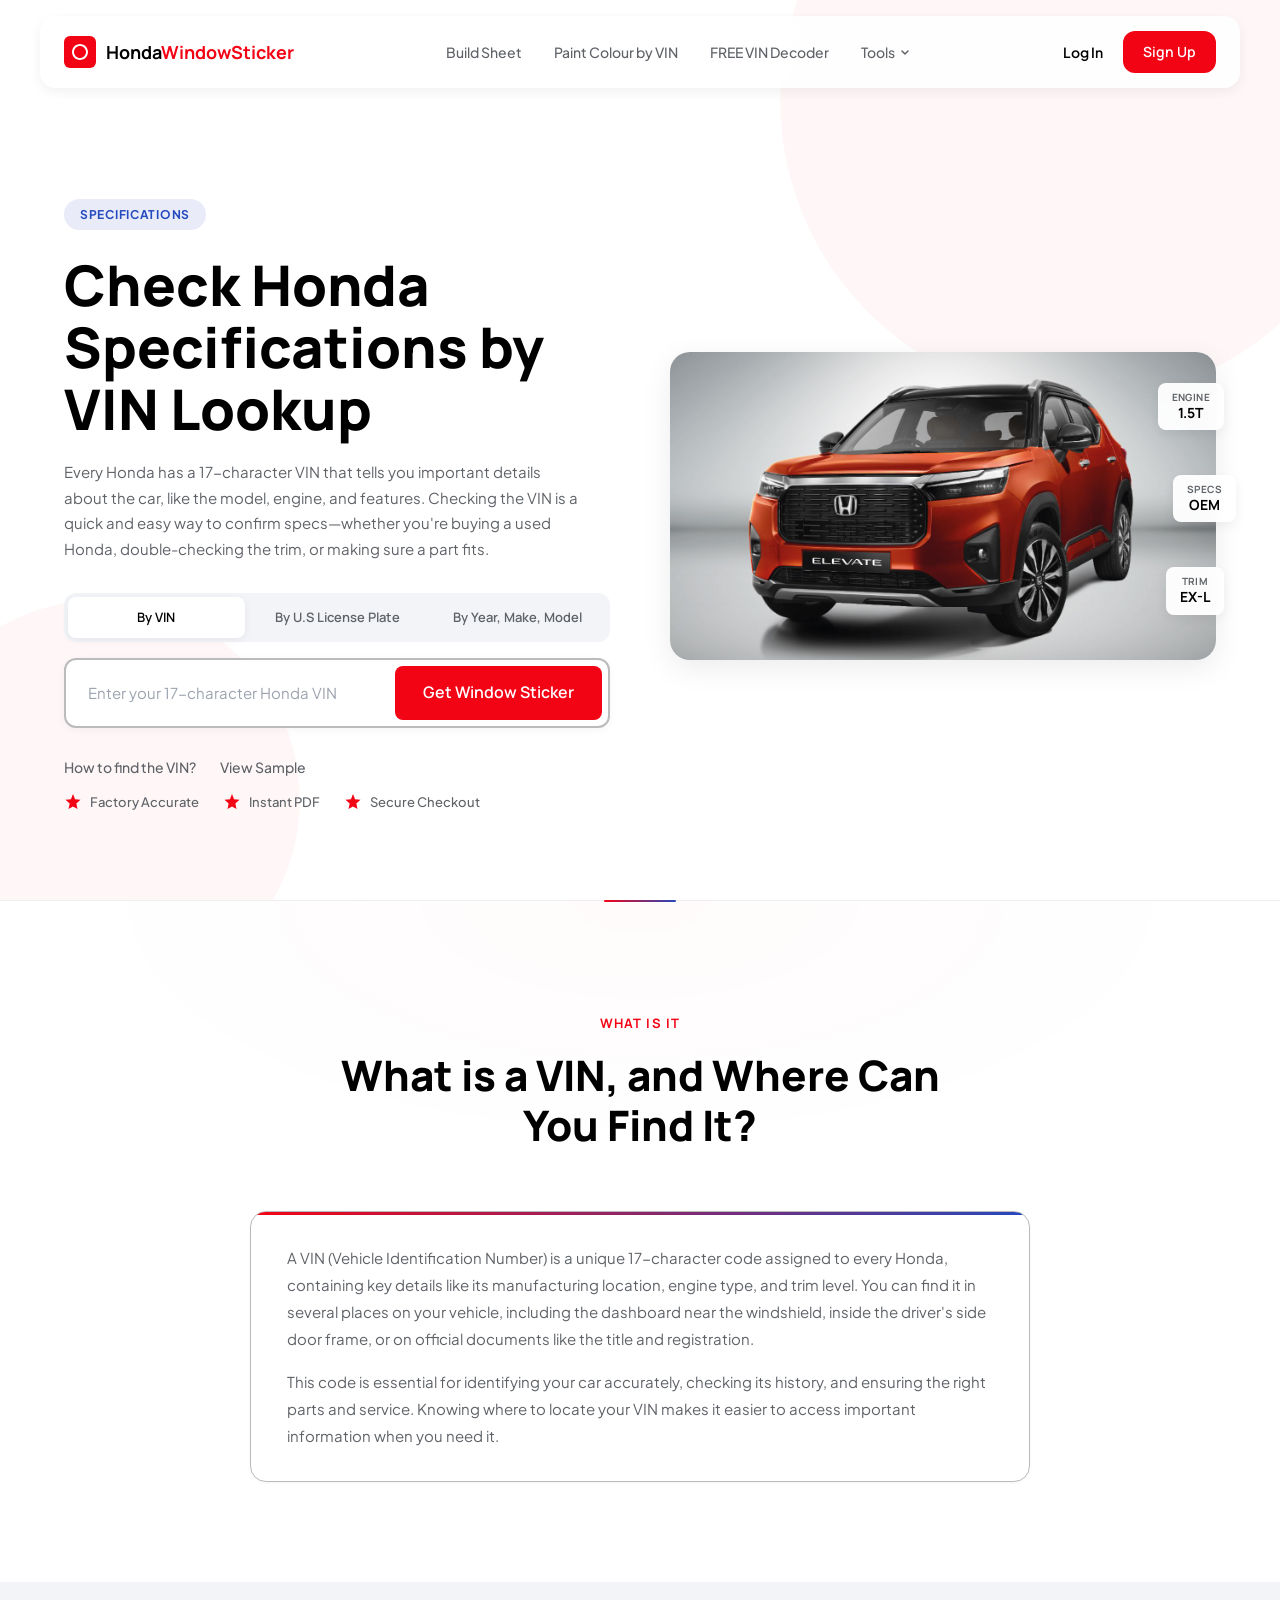
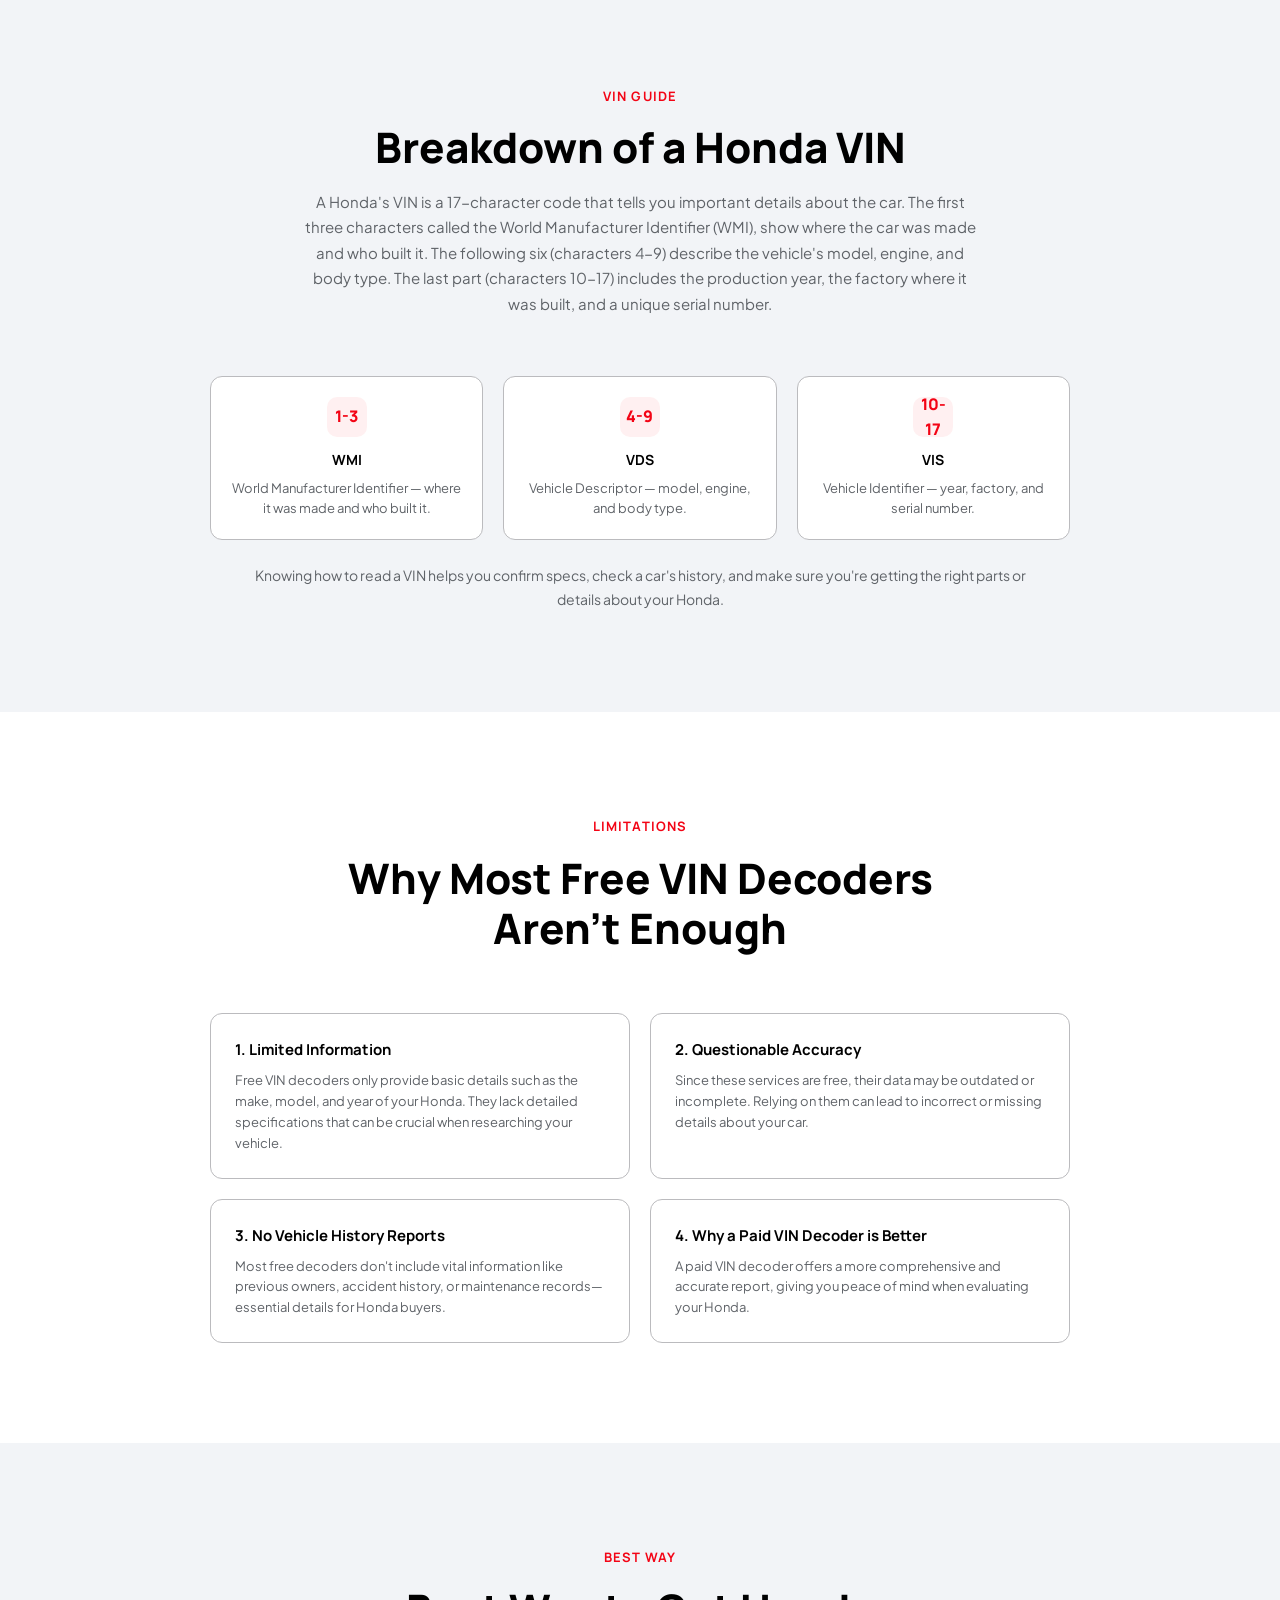
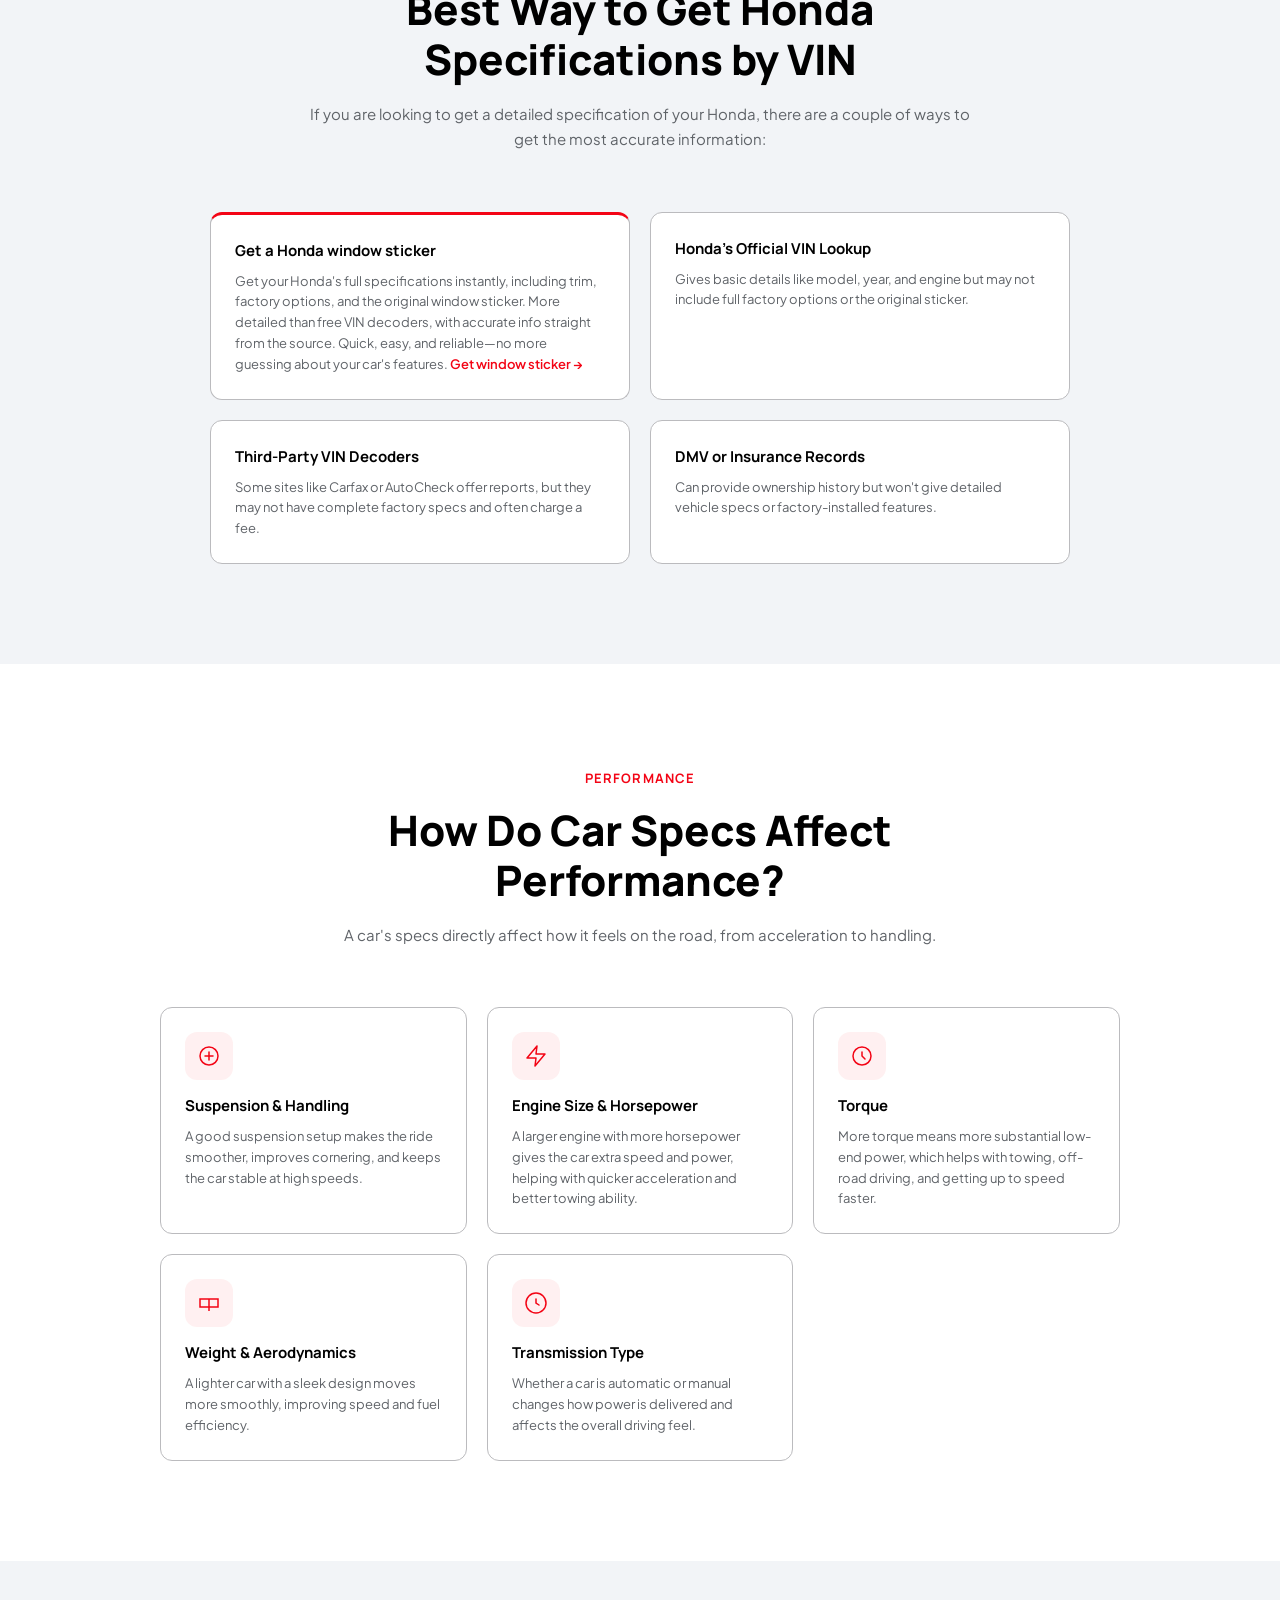
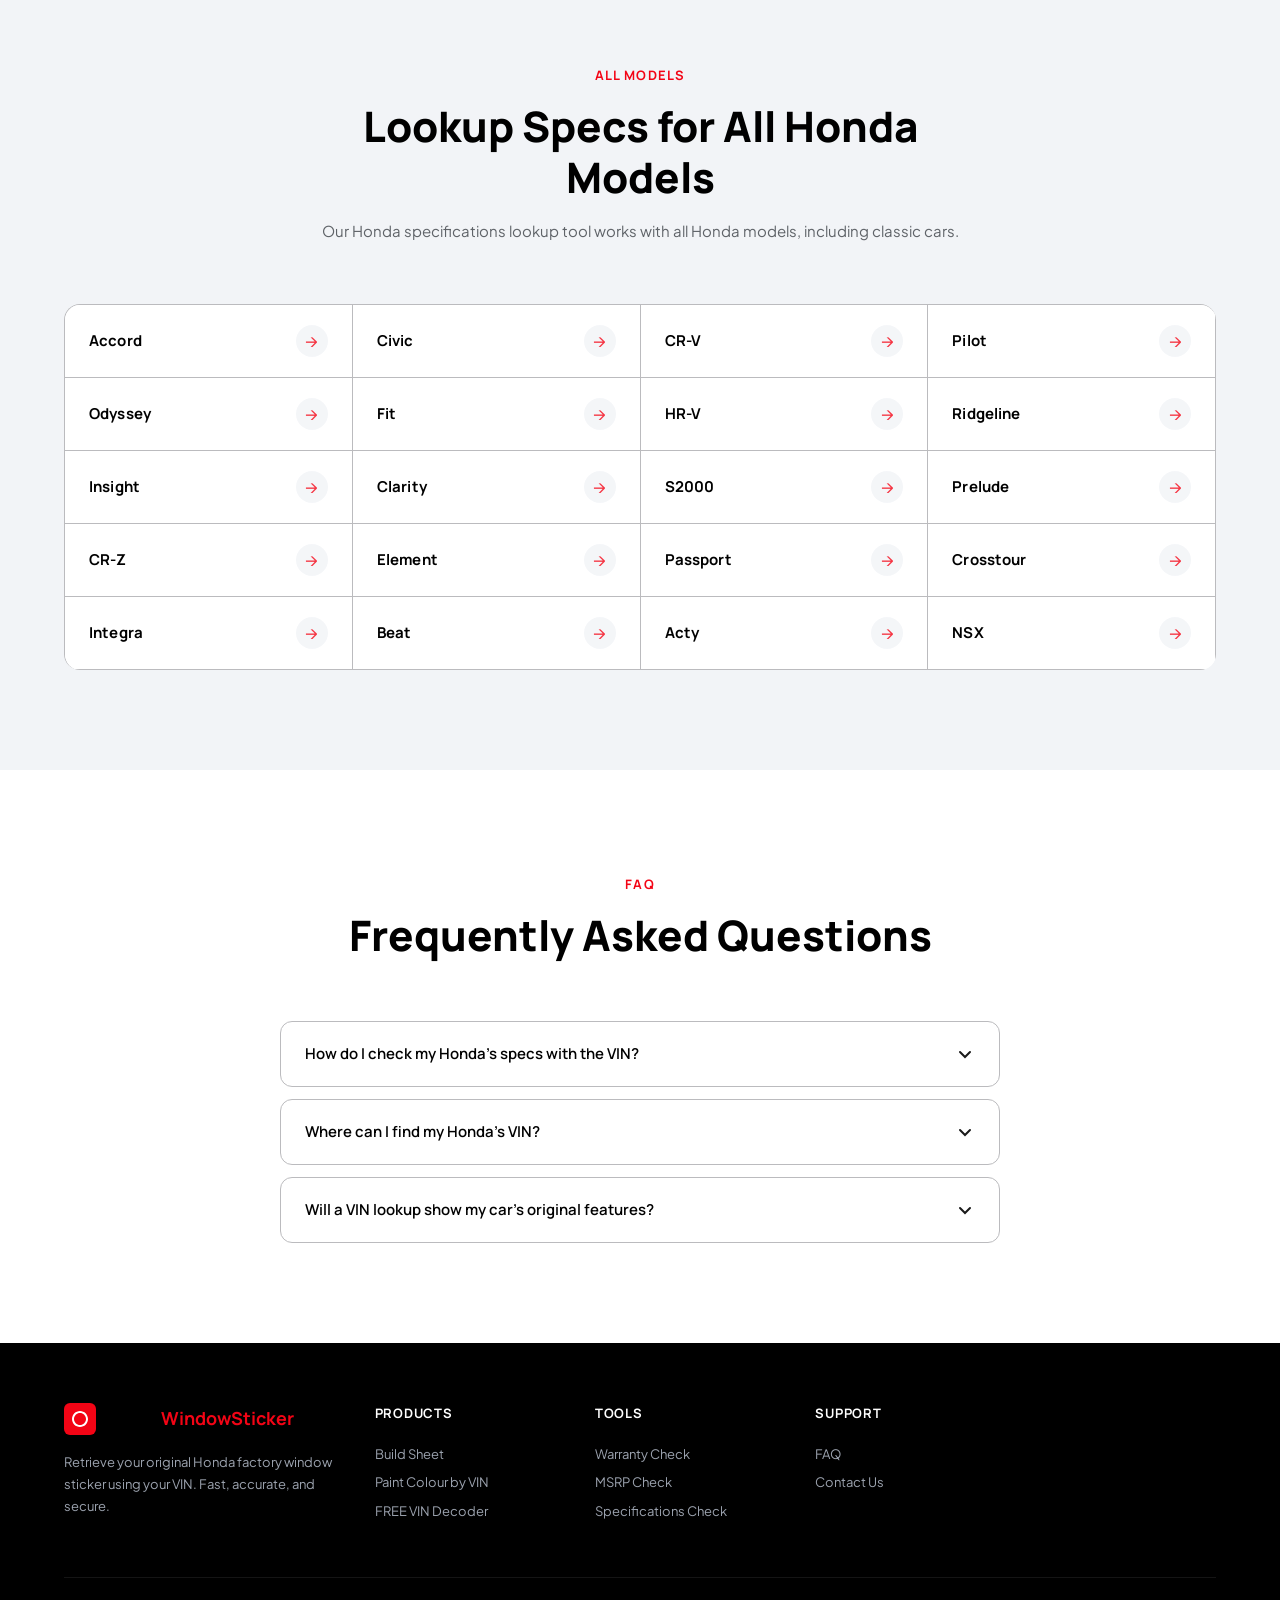
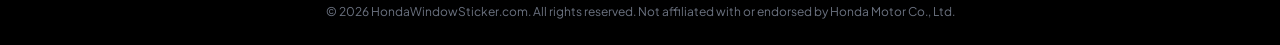
<file: specifications-by-vin.html>
<!DOCTYPE html>
<html lang="en">
<head>
  <meta charset="UTF-8">
  <meta name="viewport" content="width=device-width, initial-scale=1.0">
  <title>Honda Specifications by VIN | Get Detailed Vehicle Specs</title>
  <meta name="description" content="Every Honda has a 17-character VIN that tells you important details about the car, like the model, engine, and features. Check specs by VIN instantly.">
  <link rel="preconnect" href="https://fonts.googleapis.com">
  <link rel="preconnect" href="https://fonts.gstatic.com" crossorigin>
  <link href="https://fonts.googleapis.com/css2?family=Manrope:wght@500;600;700;800&family=Plus+Jakarta+Sans:wght@400;500;600;700&display=swap" rel="stylesheet">
  <link rel="stylesheet" href="css/styles.css">
  <style>
    .spec-grid { display:grid; grid-template-columns:repeat(2,1fr); gap:20px; max-width:860px; margin:0 auto }
    .spec-card { background:#fff; border:1px solid var(--border); border-radius:var(--radius-md); padding:24px; transition:var(--transition) }
    .spec-card:hover { box-shadow:var(--shadow-md); transform:translateY(-2px); border-color:rgba(243,4,21,.12) }
    .spec-card__title { font-family:var(--font-heading); font-size:15px; font-weight:700; color:var(--text); margin-bottom:8px }
    .spec-card__desc { font-size:13px; color:var(--text-secondary); line-height:1.6 }
    .perf-grid { display:grid; grid-template-columns:repeat(3,1fr); gap:20px; max-width:960px; margin:0 auto }
    .perf-card { background:#fff; border:1px solid var(--border); border-radius:var(--radius-md); padding:24px; transition:var(--transition); position:relative; overflow:hidden }
    .perf-card:hover { box-shadow:var(--shadow-md); transform:translateY(-2px); border-color:rgba(243,4,21,.12) }
    .perf-card__icon { width:48px; height:48px; display:flex; align-items:center; justify-content:center; background:rgba(243,4,21,.06); border-radius:12px; margin-bottom:14px }
    .perf-card__title { font-family:var(--font-heading); font-size:15px; font-weight:700; color:var(--text); margin-bottom:8px }
    .perf-card__desc { font-size:13px; color:var(--text-secondary); line-height:1.6 }
    @media (max-width:768px) {
      .spec-grid { grid-template-columns:1fr }
      .perf-grid { grid-template-columns:1fr }
    }
  </style>
</head>
<body>
  <nav class="nav" id="nav">
    <div class="nav__container">
      <a href="index.html" class="nav__logo">
        <svg class="nav__logo-icon" viewBox="0 0 32 32" fill="none">
          <rect width="32" height="32" rx="6" fill="#F30415"/>
          <path d="M16 8c-4.4 0-8 3.6-8 8s3.6 8 8 8 8-3.6 8-8-3.6-8-8-8zm0 14c-3.3 0-6-2.7-6-6s2.7-6 6-6 6 2.7 6 6-2.7 6-6 6z" fill="#fff"/>
          <path d="M16 11l-2 5h4l-2 5" stroke="#F30415" stroke-width="1.5" stroke-linecap="round" stroke-linejoin="round" fill="none"/>
        </svg>
        <span class="nav__logo-text">Honda<span class="nav__logo-accent">WindowSticker</span></span>
      </a>
      <div class="nav__menu" id="navMenu">
        <a href="build-sheet-by-vin.html" class="nav__link">Build Sheet</a>
        <a href="paint-color-by-vin.html" class="nav__link">Paint Colour by VIN</a>
        <a href="vin-decoder.html" class="nav__link">FREE VIN Decoder</a>
        <div class="nav__dropdown">
          <a href="#" class="nav__link nav__link--dropdown" id="servicesToggle">
            Tools
            <svg width="12" height="12" viewBox="0 0 12 12" fill="none"><path d="M3 5l3 3 3-3" stroke="currentColor" stroke-width="1.5" stroke-linecap="round" stroke-linejoin="round"/></svg>
          </a>
          <div class="nav__mega" id="navMega">
            <div class="nav__mega-grid">
              <a href="warranty-check-by-vin.html" class="nav__mega-item" data-service>
                <div class="nav__mega-icon">
                  <svg width="22" height="22" viewBox="0 0 28 28" fill="none"><path d="M12 22s8-4 8-10V5l-8-3-8 3v7c0 6 8 10 8 10z" stroke="#F30415" stroke-width="1.5" fill="none"/><path d="M9 12l2 2 4-4" stroke="#F30415" stroke-width="1.5" stroke-linecap="round" stroke-linejoin="round"/></svg>
                </div>
                <div class="nav__mega-text">
                  <span class="nav__mega-title">Warranty Check</span>
                  <span class="nav__mega-desc">Check warranty status by VIN</span>
                </div>
              </a>
              <a href="msrp-by-vin.html" class="nav__mega-item" data-service>
                <div class="nav__mega-icon">
                  <svg width="22" height="22" viewBox="0 0 28 28" fill="none"><path d="M12 1v22M17 5H9.5a3.5 3.5 0 000 7h5a3.5 3.5 0 010 7H6" stroke="#F30415" stroke-width="1.5" stroke-linecap="round" stroke-linejoin="round"/></svg>
                </div>
                <div class="nav__mega-text">
                  <span class="nav__mega-title">MSRP Check</span>
                  <span class="nav__mega-desc">Check original MSRP by VIN</span>
                </div>
              </a>
              <a href="specifications-by-vin.html" class="nav__mega-item" data-service>
                <div class="nav__mega-icon">
                  <svg width="22" height="22" viewBox="0 0 28 28" fill="none"><path d="M9 5H7a2 2 0 00-2 2v12a2 2 0 002 2h10a2 2 0 002-2V7a2 2 0 00-2-2h-2M9 5a2 2 0 002 2h2a2 2 0 002-2M9 5a2 2 0 012-2h2a2 2 0 012 2" stroke="#F30415" stroke-width="1.5" stroke-linecap="round"/></svg>
                </div>
                <div class="nav__mega-text">
                  <span class="nav__mega-title">Specifications Check</span>
                  <span class="nav__mega-desc">View factory specifications</span>
                </div>
              </a>
            </div>
          </div>
        </div>
        <div class="nav__menu-divider"></div>
        <a href="#login" class="nav__link nav__menu-login">Log In</a>
        <a href="#signup" class="btn btn--primary btn--sm nav__menu-signup">Sign Up</a>
      </div>
      <div class="nav__actions">
        <a href="#login" class="nav__link nav__link--login">Log In</a>
        <a href="#signup" class="btn btn--primary btn--sm">Sign Up</a>
        <button class="nav__hamburger" id="hamburger" aria-label="Menu">
          <span></span><span></span><span></span>
        </button>
      </div>
    </div>
  </nav>

  <!-- HERO -->
  <section class="hero" id="hero">
    <div class="hero__bg">
      <div class="hero__shape hero__shape--1"></div>
      <div class="hero__shape hero__shape--2"></div>
      <div class="hero__shape hero__shape--3"></div>
    </div>
    <div class="container hero__container">
      <div class="hero__content">
        <span class="hero__badge" style="background:#E9ECF8;color:#264BBF">Specifications</span>
        <h1 class="hero__title">Check Honda Specifications by VIN Lookup</h1>
        <p class="hero__subtitle">Every Honda has a 17-character VIN that tells you important details about the car, like the model, engine, and features. Checking the VIN is a quick and easy way to confirm specs—whether you're buying a used Honda, double-checking the trim, or making sure a part fits.</p>
        <div class="hero__tabs" style="margin-bottom:0">
          <div class="hero__tabs-nav">
            <button class="hero__tab active" data-tab="vin">By VIN</button>
            <button class="hero__tab" data-tab="plate">By U.S License Plate</button>
            <button class="hero__tab" data-tab="ymm">By Year, Make, Model</button>
          </div>
          <div class="hero__tabs-body">
            <div class="hero__tab-panel active" data-panel="vin">
              <div class="hero__search-input-wrap">
                <input type="text" class="hero__search-input" placeholder="Enter your 17-character Honda VIN" maxlength="17" id="vinInput">
                <button class="hero__search-btn btn btn--primary" id="searchBtn">Get Window Sticker</button>
              </div>
              <div class="hero__search-helpers">
                <a href="#" class="hero__sample">How to find the VIN?</a>
                <a href="#" class="hero__sample">View Sample</a>
              </div>
            </div>
            <div class="hero__tab-panel" data-panel="plate">
              <div class="hero__search-row">
                <input type="text" class="hero__search-input" placeholder="Enter License Plate" maxlength="8" id="plateInput">
                <select class="hero__search-select" id="plateState">
                  <option value="">Select State</option>
                  <option>Alabama</option><option>Alaska</option><option>Arizona</option><option>California</option><option>Colorado</option><option>Connecticut</option><option>Delaware</option><option>Florida</option><option>Georgia</option><option>Hawaii</option><option>Idaho</option><option>Illinois</option><option>Indiana</option><option>Iowa</option><option>Kansas</option><option>Kentucky</option><option>Louisiana</option><option>Maine</option><option>Maryland</option><option>Massachusetts</option><option>Michigan</option><option>Minnesota</option><option>Mississippi</option><option>Missouri</option><option>Montana</option><option>Nebraska</option><option>Nevada</option><option>New Hampshire</option><option>New Jersey</option><option>New Mexico</option><option>New York</option><option>North Carolina</option><option>North Dakota</option><option>Ohio</option><option>Oklahoma</option><option>Oregon</option><option>Pennsylvania</option><option>Rhode Island</option><option>South Carolina</option><option>South Dakota</option><option>Tennessee</option><option>Texas</option><option>Utah</option><option>Vermont</option><option>Virginia</option><option>Washington</option><option>West Virginia</option><option>Wisconsin</option><option>Wyoming</option>
                </select>
              </div>
              <button class="hero__search-btn btn btn--primary" id="plateBtn" style="width:100%;margin-top:8px">Get Window Sticker</button>
              <div class="hero__search-helpers">
                <a href="#" class="hero__sample">How to find the VIN?</a>
                <a href="#" class="hero__sample">View Sample</a>
              </div>
            </div>
            <div class="hero__tab-panel" data-panel="ymm">
              <div class="hero__search-row">
                <select class="hero__search-select" id="ymmYear"><option value="">Select Year</option><option>2025</option><option>2024</option><option>2023</option><option>2022</option><option>2021</option><option>2020</option><option>2019</option><option>2018</option><option>2017</option><option>2016</option><option>2015</option><option>2014</option><option>2013</option><option>2012</option><option>2011</option><option>2010</option><option>2009</option><option>2008</option><option>2007</option><option>2006</option><option>2005</option><option>2004</option><option>2003</option><option>2002</option><option>2001</option><option>2000</option></select>
                <select class="hero__search-select" id="ymmMake" disabled><option value="">Select Make</option></select>
              </div>
              <div class="hero__search-row" style="margin-top:8px">
                <select class="hero__search-select" id="ymmModel" disabled><option value="">Select Model</option></select>
                <input type="email" class="hero__search-input" placeholder="Enter Your Email" id="ymmEmail">
              </div>
              <div class="hero__search-row hero__search-row--promo" style="margin-top:8px">
                <div class="hero__search-input-wrap hero__search-input-wrap--promo">
                  <input type="tel" class="hero__search-input" placeholder="Enter Phone for" id="ymmPhone">
                  <span class="hero__promo-badge">10% off</span>
                </div>
              </div>
              <button class="hero__search-btn btn btn--primary" id="ymmBtn" style="width:100%;margin-top:8px">Get Window Sticker</button>
              <div class="hero__search-helpers">
                <a href="#" class="hero__sample">How to find the VIN?</a>
                <a href="#" class="hero__sample">View Sample</a>
              </div>
            </div>
          </div>
        </div>
        <div class="hero__trust" style="margin-top:14px">
          <div class="hero__trust-item">
            <svg width="18" height="18" viewBox="0 0 18 18" fill="none"><path d="M9 1L11.05 6.2l5.45.5-4.15 3.7L13.5 16 9 13.5 4.5 16l1.15-5.6L1.5 6.7l5.45-.5L9 1z" fill="#F30415"/></svg>
            <span>Factory Accurate</span>
          </div>
          <div class="hero__trust-item">
            <svg width="18" height="18" viewBox="0 0 18 18" fill="none"><path d="M9 1L11.05 6.2l5.45.5-4.15 3.7L13.5 16 9 13.5 4.5 16l1.15-5.6L1.5 6.7l5.45-.5L9 1z" fill="#F30415"/></svg>
            <span>Instant PDF</span>
          </div>
          <div class="hero__trust-item">
            <svg width="18" height="18" viewBox="0 0 18 18" fill="none"><path d="M9 1L11.05 6.2l5.45.5-4.15 3.7L13.5 16 9 13.5 4.5 16l1.15-5.6L1.5 6.7l5.45-.5L9 1z" fill="#F30415"/></svg>
            <span>Secure Checkout</span>
          </div>
        </div>
      </div>
      <div class="hero__visual">
        <div class="hero__image-wrapper">
          <div class="hero__car-glow"></div>
          <img src="assets/images/Honda_Elevate_1_0e35d0dc4b.jpg" alt="Honda Specifications by VIN" class="hero__car-img" loading="lazy">
          <div class="hero__badge-float hero__badge-float--1">
            <strong>Engine</strong>
            <span>1.5T</span>
          </div>
          <div class="hero__badge-float hero__badge-float--2">
            <strong>Specs</strong>
            <span>OEM</span>
          </div>
          <div class="hero__badge-float hero__badge-float--3">
            <strong>Trim</strong>
            <span>EX-L</span>
          </div>
        </div>
      </div>
    </div>
  </section>

  <!-- WHAT IS VIN -->
  <section class="what section" id="what">
    <div class="container">
      <div class="section__header fade-up">
        <span class="section__tag">What Is It</span>
        <h2 class="section__title">What is a VIN, and Where Can You Find It?</h2>
      </div>
      <div class="fade-up" style="max-width:780px; margin:0 auto; background:#fff; border:1px solid var(--border); border-radius:var(--radius-lg); padding:32px 36px; box-shadow:var(--shadow-sm); position:relative; overflow:hidden; text-align:left">
        <div style="position:absolute; top:0; left:0; right:0; height:3px; background:linear-gradient(90deg, var(--primary) 0%, var(--accent) 100%)"></div>
        <p style="font-size:15px; color:var(--text-secondary); line-height:1.8; margin-bottom:16px">A VIN (Vehicle Identification Number) is a unique 17-character code assigned to every Honda, containing key details like its manufacturing location, engine type, and trim level. You can find it in several places on your vehicle, including the dashboard near the windshield, inside the driver's side door frame, or on official documents like the title and registration.</p>
        <p style="font-size:15px; color:var(--text-secondary); line-height:1.8; margin:0">This code is essential for identifying your car accurately, checking its history, and ensuring the right parts and service. Knowing where to locate your VIN makes it easier to access important information when you need it.</p>
      </div>
    </div>
  </section>

  <!-- BREAKDOWN -->
  <section class="section section--alt" id="breakdown">
    <div class="container">
      <div class="section__header fade-up">
        <span class="section__tag">VIN Guide</span>
        <h2 class="section__title">Breakdown of a Honda VIN</h2>
        <p class="section__desc">A Honda's VIN is a 17-character code that tells you important details about the car. The first three characters called the World Manufacturer Identifier (WMI), show where the car was made and who built it. The following six (characters 4-9) describe the vehicle's model, engine, and body type. The last part (characters 10-17) includes the production year, the factory where it was built, and a unique serial number.</p>
      </div>
      <div style="display:grid; grid-template-columns:repeat(3,1fr); gap:20px; max-width:860px; margin:0 auto 24px" class="fade-up">
        <div style="background:#fff; border:1px solid var(--border); border-radius:var(--radius-md); padding:20px; text-align:center">
          <div style="width:40px; height:40px; background:rgba(243,4,21,.06); border-radius:10px; display:flex; align-items:center; justify-content:center; margin:0 auto 12px; font-weight:800; color:var(--primary); font-family:var(--font-heading)">1-3</div>
          <h4 style="font-family:var(--font-heading); font-size:14px; font-weight:700; margin-bottom:6px">WMI</h4>
          <p style="font-size:13px; color:var(--text-secondary); line-height:1.6">World Manufacturer Identifier — where it was made and who built it.</p>
        </div>
        <div style="background:#fff; border:1px solid var(--border); border-radius:var(--radius-md); padding:20px; text-align:center">
          <div style="width:40px; height:40px; background:rgba(243,4,21,.06); border-radius:10px; display:flex; align-items:center; justify-content:center; margin:0 auto 12px; font-weight:800; color:var(--primary); font-family:var(--font-heading)">4-9</div>
          <h4 style="font-family:var(--font-heading); font-size:14px; font-weight:700; margin-bottom:6px">VDS</h4>
          <p style="font-size:13px; color:var(--text-secondary); line-height:1.6">Vehicle Descriptor — model, engine, and body type.</p>
        </div>
        <div style="background:#fff; border:1px solid var(--border); border-radius:var(--radius-md); padding:20px; text-align:center">
          <div style="width:40px; height:40px; background:rgba(243,4,21,.06); border-radius:10px; display:flex; align-items:center; justify-content:center; margin:0 auto 12px; font-weight:800; color:var(--primary); font-family:var(--font-heading)">10-17</div>
          <h4 style="font-family:var(--font-heading); font-size:14px; font-weight:700; margin-bottom:6px">VIS</h4>
          <p style="font-size:13px; color:var(--text-secondary); line-height:1.6">Vehicle Identifier — year, factory, and serial number.</p>
        </div>
      </div>
      <p class="fade-up" style="max-width:780px; margin:0 auto; font-size:14px; color:var(--text-secondary); line-height:1.7; text-align:center">Knowing how to read a VIN helps you confirm specs, check a car's history, and make sure you're getting the right parts or details about your Honda.</p>
    </div>
  </section>

  <!-- WHY FREE DECODERS AREN'T ENOUGH -->
  <section class="section" id="free-limitations">
    <div class="container">
      <div class="section__header fade-up">
        <span class="section__tag">Limitations</span>
        <h2 class="section__title">Why Most Free VIN Decoders Aren't Enough</h2>
      </div>
      <div class="spec-grid fade-up">
        <div class="spec-card">
          <h4 class="spec-card__title">1. Limited Information</h4>
          <p class="spec-card__desc">Free VIN decoders only provide basic details such as the make, model, and year of your Honda. They lack detailed specifications that can be crucial when researching your vehicle.</p>
        </div>
        <div class="spec-card">
          <h4 class="spec-card__title">2. Questionable Accuracy</h4>
          <p class="spec-card__desc">Since these services are free, their data may be outdated or incomplete. Relying on them can lead to incorrect or missing details about your car.</p>
        </div>
        <div class="spec-card">
          <h4 class="spec-card__title">3. No Vehicle History Reports</h4>
          <p class="spec-card__desc">Most free decoders don't include vital information like previous owners, accident history, or maintenance records—essential details for Honda buyers.</p>
        </div>
        <div class="spec-card">
          <h4 class="spec-card__title">4. Why a Paid VIN Decoder is Better</h4>
          <p class="spec-card__desc">A paid VIN decoder offers a more comprehensive and accurate report, giving you peace of mind when evaluating your Honda.</p>
        </div>
      </div>
    </div>
  </section>

  <!-- BEST WAY -->
  <section class="section section--alt" id="best-way">
    <div class="container">
      <div class="section__header fade-up">
        <span class="section__tag">Best Way</span>
        <h2 class="section__title">Best Way to Get Honda Specifications by VIN</h2>
        <p class="section__desc">If you are looking to get a detailed specification of your Honda, there are a couple of ways to get the most accurate information:</p>
      </div>
      <div class="spec-grid fade-up">
        <div class="spec-card" style="border-top:3px solid var(--primary)">
          <h4 class="spec-card__title">Get a Honda window sticker</h4>
          <p class="spec-card__desc">Get your Honda's full specifications instantly, including trim, factory options, and the original window sticker. More detailed than free VIN decoders, with accurate info straight from the source. Quick, easy, and reliable—no more guessing about your car's features. <a href="index.html" style="color:var(--primary); font-weight:600">Get window sticker →</a></p>
        </div>
        <div class="spec-card">
          <h4 class="spec-card__title">Honda's Official VIN Lookup</h4>
          <p class="spec-card__desc">Gives basic details like model, year, and engine but may not include full factory options or the original sticker.</p>
        </div>
        <div class="spec-card">
          <h4 class="spec-card__title">Third-Party VIN Decoders</h4>
          <p class="spec-card__desc">Some sites like Carfax or AutoCheck offer reports, but they may not have complete factory specs and often charge a fee.</p>
        </div>
        <div class="spec-card">
          <h4 class="spec-card__title">DMV or Insurance Records</h4>
          <p class="spec-card__desc">Can provide ownership history but won't give detailed vehicle specs or factory-installed features.</p>
        </div>
      </div>
    </div>
  </section>

  <!-- HOW SPECS AFFECT PERFORMANCE -->
  <section class="section" id="performance">
    <div class="container">
      <div class="section__header fade-up">
        <span class="section__tag">Performance</span>
        <h2 class="section__title">How Do Car Specs Affect Performance?</h2>
        <p class="section__desc">A car's specs directly affect how it feels on the road, from acceleration to handling.</p>
      </div>
      <div class="perf-grid fade-up">
        <div class="perf-card">
          <div class="perf-card__icon">
            <svg width="24" height="24" viewBox="0 0 24 24" fill="none"><circle cx="12" cy="12" r="9" stroke="#F30415" stroke-width="1.5"/><path d="M12 8v8M8 12h8" stroke="#F30415" stroke-width="1.5" stroke-linecap="round"/></svg>
          </div>
          <h4 class="perf-card__title">Suspension & Handling</h4>
          <p class="perf-card__desc">A good suspension setup makes the ride smoother, improves cornering, and keeps the car stable at high speeds.</p>
        </div>
        <div class="perf-card">
          <div class="perf-card__icon">
            <svg width="24" height="24" viewBox="0 0 24 24" fill="none"><path d="M13 2L3 14h9l-1 8 10-12h-9l1-8z" stroke="#F30415" stroke-width="1.5" stroke-linecap="round" stroke-linejoin="round"/></svg>
          </div>
          <h4 class="perf-card__title">Engine Size & Horsepower</h4>
          <p class="perf-card__desc">A larger engine with more horsepower gives the car extra speed and power, helping with quicker acceleration and better towing ability.</p>
        </div>
        <div class="perf-card">
          <div class="perf-card__icon">
            <svg width="24" height="24" viewBox="0 0 24 24" fill="none"><path d="M12 8v4l3 3m6-3a9 9 0 11-18 0 9 9 0 0118 0z" stroke="#F30415" stroke-width="1.5" stroke-linecap="round"/></svg>
          </div>
          <h4 class="perf-card__title">Torque</h4>
          <p class="perf-card__desc">More torque means more substantial low-end power, which helps with towing, off-road driving, and getting up to speed faster.</p>
        </div>
        <div class="perf-card">
          <div class="perf-card__icon">
            <svg width="24" height="24" viewBox="0 0 24 24" fill="none"><path d="M3 8h18v8H3V8z" stroke="#F30415" stroke-width="1.5"/><path d="M12 8v12" stroke="#F30415" stroke-width="1.5"/></svg>
          </div>
          <h4 class="perf-card__title">Weight & Aerodynamics</h4>
          <p class="perf-card__desc">A lighter car with a sleek design moves more smoothly, improving speed and fuel efficiency.</p>
        </div>
        <div class="perf-card">
          <div class="perf-card__icon">
            <svg width="24" height="24" viewBox="0 0 24 24" fill="none"><circle cx="12" cy="12" r="10" stroke="#F30415" stroke-width="1.5"/><path d="M12 8v4l3 2" stroke="#F30415" stroke-width="1.5" stroke-linecap="round"/></svg>
          </div>
          <h4 class="perf-card__title">Transmission Type</h4>
          <p class="perf-card__desc">Whether a car is automatic or manual changes how power is delivered and affects the overall driving feel.</p>
        </div>
      </div>
    </div>
  </section>

  <!-- ALL MODELS -->
  <section class="models section section--alt" id="models">
    <div class="container">
      <div class="section__header fade-up">
        <span class="section__tag">All Models</span>
        <h2 class="section__title">Lookup Specs for All Honda Models</h2>
        <p class="section__desc">Our Honda specifications lookup tool works with all Honda models, including classic cars.</p>
      </div>
      <div class="models__dark-grid fade-up">
        <a href="#" class="model-dark"><span class="model-dark__name">Accord</span><span class="model-dark__arrow">&rarr;</span></a>
        <a href="#" class="model-dark"><span class="model-dark__name">Civic</span><span class="model-dark__arrow">&rarr;</span></a>
        <a href="#" class="model-dark"><span class="model-dark__name">CR-V</span><span class="model-dark__arrow">&rarr;</span></a>
        <a href="#" class="model-dark"><span class="model-dark__name">Pilot</span><span class="model-dark__arrow">&rarr;</span></a>
        <a href="#" class="model-dark"><span class="model-dark__name">Odyssey</span><span class="model-dark__arrow">&rarr;</span></a>
        <a href="#" class="model-dark"><span class="model-dark__name">Fit</span><span class="model-dark__arrow">&rarr;</span></a>
        <a href="#" class="model-dark"><span class="model-dark__name">HR-V</span><span class="model-dark__arrow">&rarr;</span></a>
        <a href="#" class="model-dark"><span class="model-dark__name">Ridgeline</span><span class="model-dark__arrow">&rarr;</span></a>
        <a href="#" class="model-dark"><span class="model-dark__name">Insight</span><span class="model-dark__arrow">&rarr;</span></a>
        <a href="#" class="model-dark"><span class="model-dark__name">Clarity</span><span class="model-dark__arrow">&rarr;</span></a>
        <a href="#" class="model-dark"><span class="model-dark__name">S2000</span><span class="model-dark__arrow">&rarr;</span></a>
        <a href="#" class="model-dark"><span class="model-dark__name">Prelude</span><span class="model-dark__arrow">&rarr;</span></a>
        <a href="#" class="model-dark"><span class="model-dark__name">CR-Z</span><span class="model-dark__arrow">&rarr;</span></a>
        <a href="#" class="model-dark"><span class="model-dark__name">Element</span><span class="model-dark__arrow">&rarr;</span></a>
        <a href="#" class="model-dark"><span class="model-dark__name">Passport</span><span class="model-dark__arrow">&rarr;</span></a>
        <a href="#" class="model-dark"><span class="model-dark__name">Crosstour</span><span class="model-dark__arrow">&rarr;</span></a>
        <a href="#" class="model-dark"><span class="model-dark__name">Integra</span><span class="model-dark__arrow">&rarr;</span></a>
        <a href="#" class="model-dark"><span class="model-dark__name">Beat</span><span class="model-dark__arrow">&rarr;</span></a>
        <a href="#" class="model-dark"><span class="model-dark__name">Acty</span><span class="model-dark__arrow">&rarr;</span></a>
        <a href="#" class="model-dark"><span class="model-dark__name">NSX</span><span class="model-dark__arrow">&rarr;</span></a>
      </div>
    </div>
  </section>

  <!-- FAQ -->
  <section class="faq section" id="faq">
    <div class="container">
      <div class="section__header fade-up">
        <span class="section__tag">FAQ</span>
        <h2 class="section__title">Frequently Asked Questions</h2>
      </div>
      <div class="faq__list">
        <div class="faq__item fade-up">
          <button class="faq__question">
            <span>How do I check my Honda's specs with the VIN?</span>
            <svg width="20" height="20" viewBox="0 0 20 20" fill="none"><path d="M5 8l5 5 5-5" stroke="#1A1A1A" stroke-width="2" stroke-linecap="round"/></svg>
          </button>
          <div class="faq__answer">
            <p>Just enter your 17-character VIN on HondaWindowSticker.com to see details like trim, engine, and factory-installed features.</p>
          </div>
        </div>
        <div class="faq__item fade-up">
          <button class="faq__question">
            <span>Where can I find my Honda's VIN?</span>
            <svg width="20" height="20" viewBox="0 0 20 20" fill="none"><path d="M5 8l5 5 5-5" stroke="#1A1A1A" stroke-width="2" stroke-linecap="round"/></svg>
          </button>
          <div class="faq__answer">
            <p>Look on the driver's side dashboard near the windshield, inside the driver's door frame, or on your car's registration and title.</p>
          </div>
        </div>
        <div class="faq__item fade-up">
          <button class="faq__question">
            <span>Will a VIN lookup show my car's original features?</span>
            <svg width="20" height="20" viewBox="0 0 20 20" fill="none"><path d="M5 8l5 5 5-5" stroke="#1A1A1A" stroke-width="2" stroke-linecap="round"/></svg>
          </button>
          <div class="faq__answer">
            <p>Yes, it can show factory options, trim level, and extra features so you know exactly what came with your Honda.</p>
          </div>
        </div>
      </div>
    </div>
  </section>

  <footer class="footer">
    <div class="container">
      <div class="footer__grid">
        <div class="footer__col footer__col--brand">
          <a href="index.html" class="nav__logo" style="margin-bottom:1rem">
            <svg class="nav__logo-icon" viewBox="0 0 32 32" fill="none">
              <rect width="32" height="32" rx="6" fill="#F30415"/>
              <path d="M16 8c-4.4 0-8 3.6-8 8s3.6 8 8 8 8-3.6 8-8-3.6-8-8-8zm0 14c-3.3 0-6-2.7-6-6s2.7-6 6-6 6 2.7 6 6-2.7 6-6 6z" fill="#fff"/>
              <path d="M16 11l-2 5h4l-2 5" stroke="#F30415" stroke-width="1.5" stroke-linecap="round" stroke-linejoin="round" fill="none"/>
            </svg>
            <span class="nav__logo-text">Honda<span class="nav__logo-accent">WindowSticker</span></span>
          </a>
          <p class="footer__desc">Retrieve your original Honda factory window sticker using your VIN. Fast, accurate, and secure.</p>
        </div>
        <div class="footer__col">
          <h4 class="footer__heading">Products</h4>
          <a href="build-sheet-by-vin.html" class="footer__link">Build Sheet</a>
          <a href="paint-color-by-vin.html" class="footer__link">Paint Colour by VIN</a>
          <a href="vin-decoder.html" class="footer__link">FREE VIN Decoder</a>
        </div>
        <div class="footer__col">
          <h4 class="footer__heading">Tools</h4>
          <a href="warranty-check-by-vin.html" class="footer__link">Warranty Check</a>
          <a href="msrp-by-vin.html" class="footer__link">MSRP Check</a>
          <a href="specifications-by-vin.html" class="footer__link">Specifications Check</a>
        </div>
        <div class="footer__col">
          <h4 class="footer__heading">Support</h4>
          <a href="index.html#faq" class="footer__link">FAQ</a>
          <a href="#" class="footer__link">Contact Us</a>
        </div>
      </div>
      <div class="footer__bottom">
        <p>&copy; 2026 HondaWindowSticker.com. All rights reserved. Not affiliated with or endorsed by Honda Motor Co., Ltd.</p>
      </div>
    </div>
  </footer>
  <script src="js/scripts.js"></script>
</body>
</html>
</file>
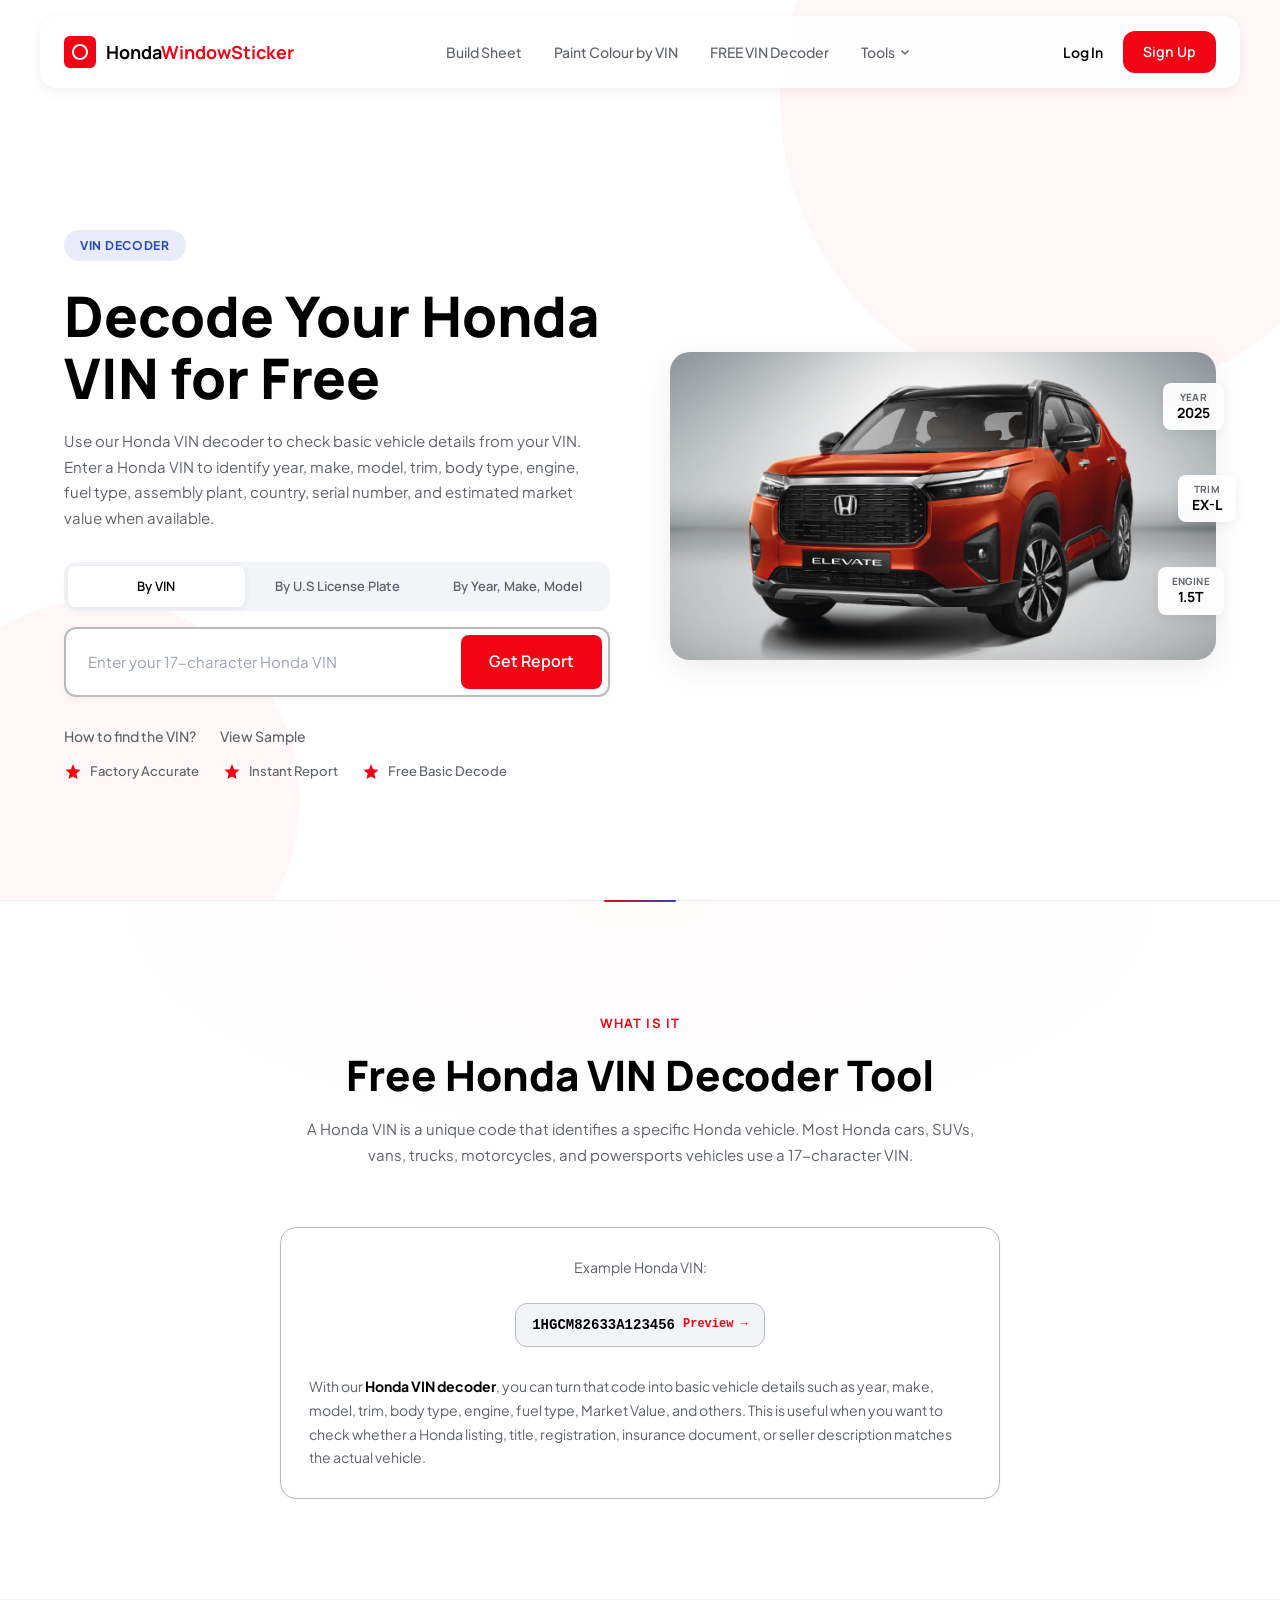
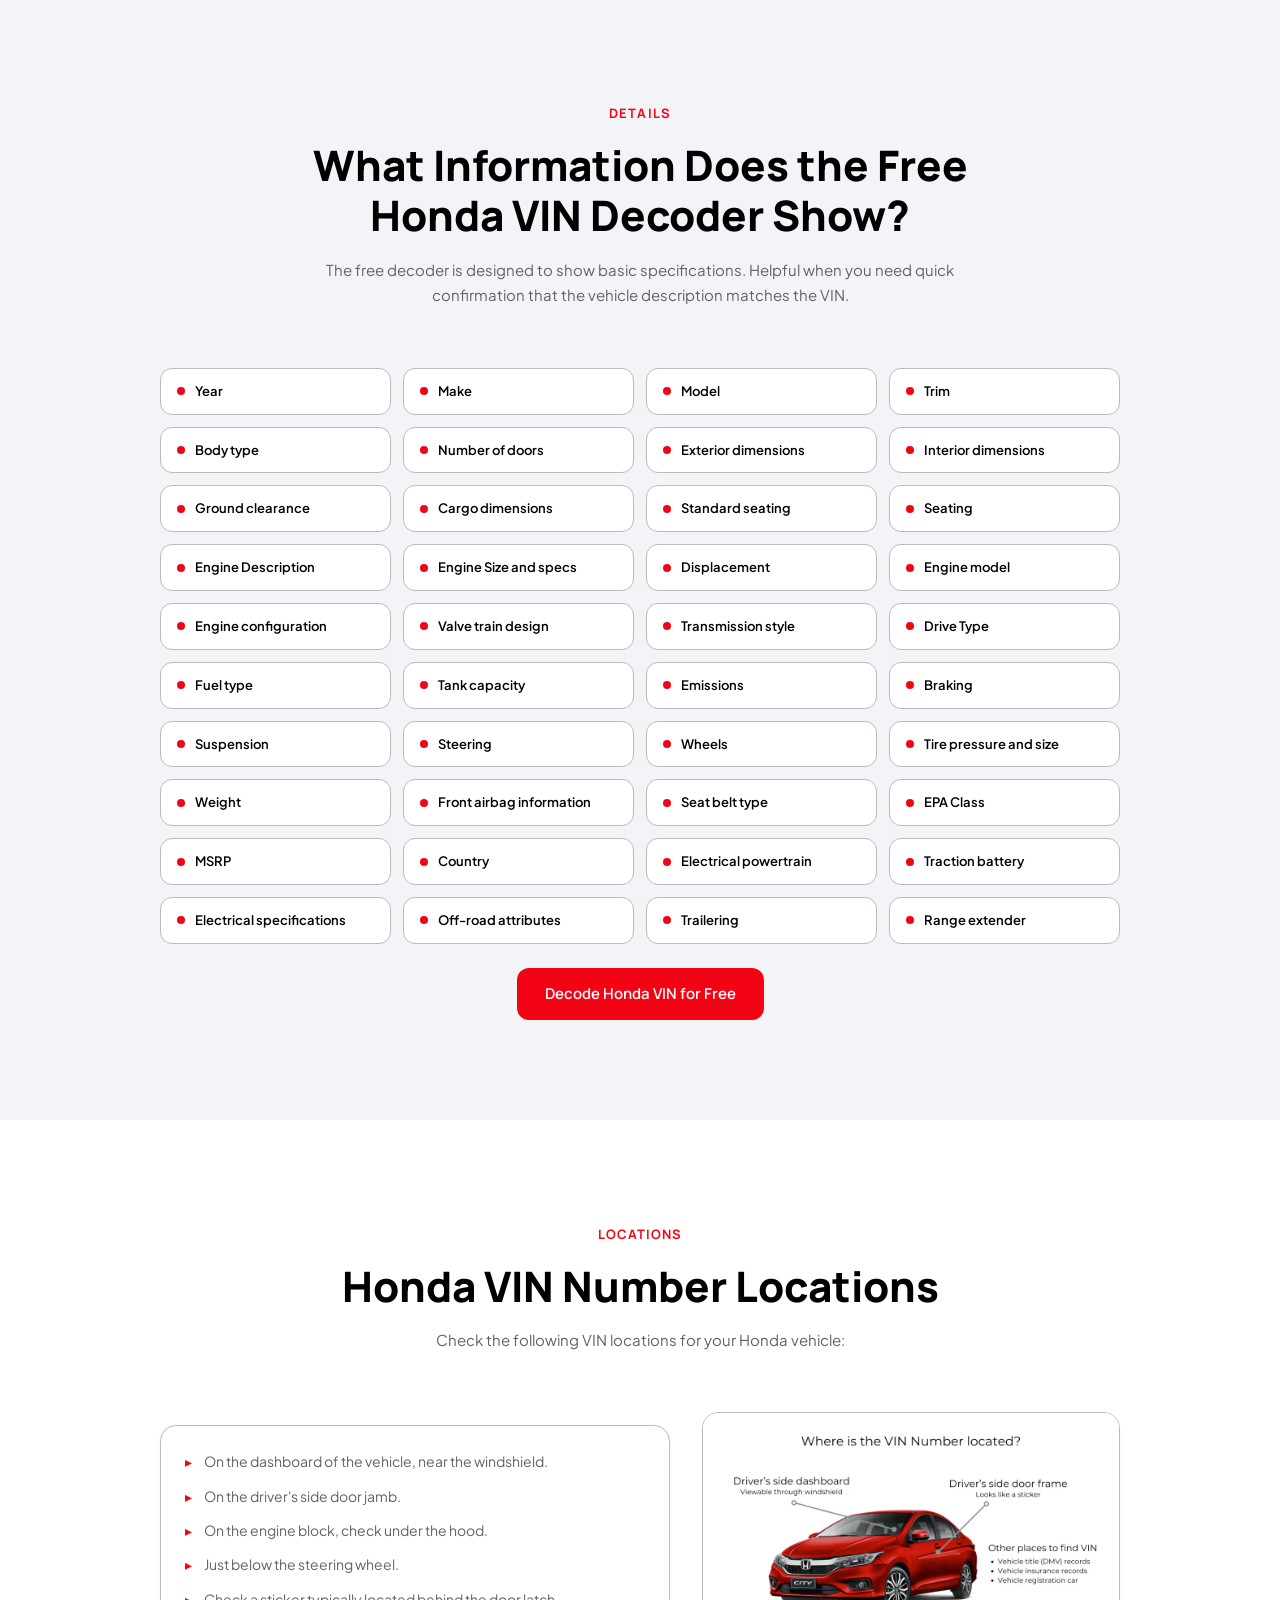
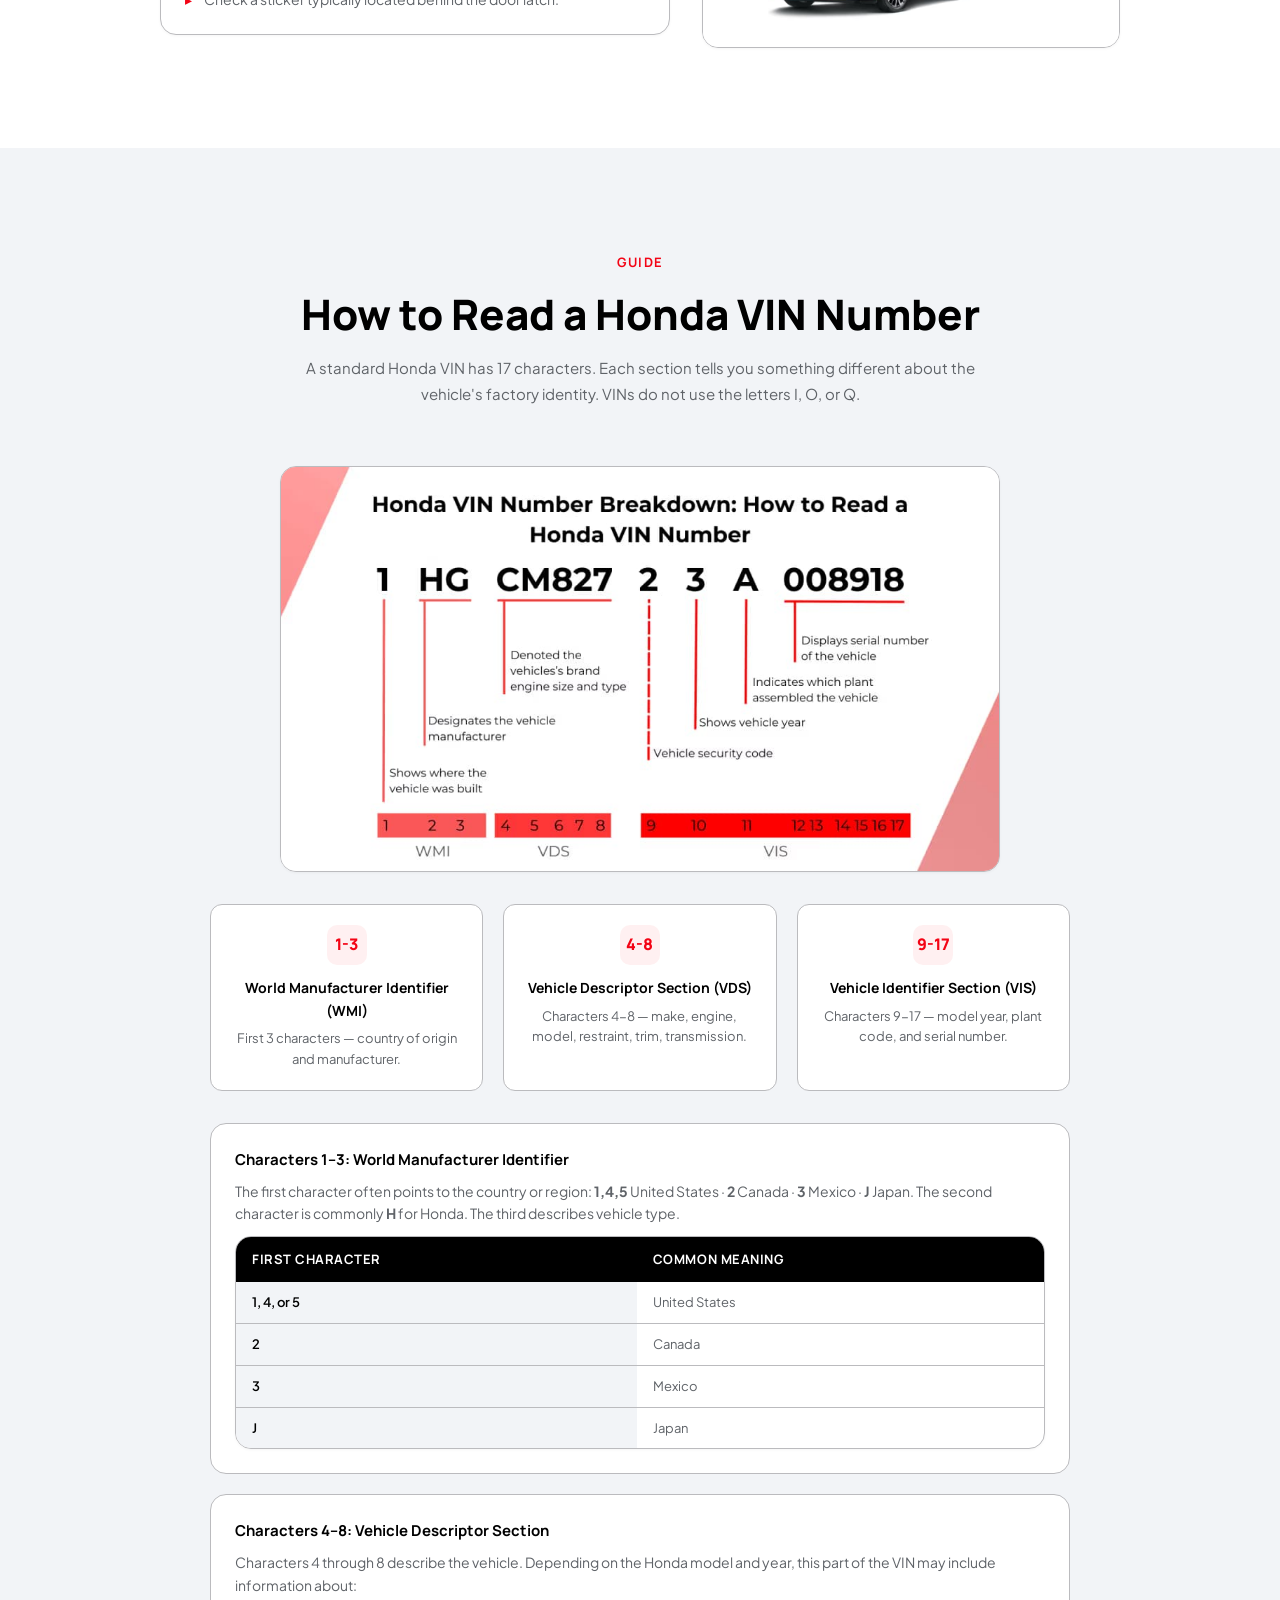
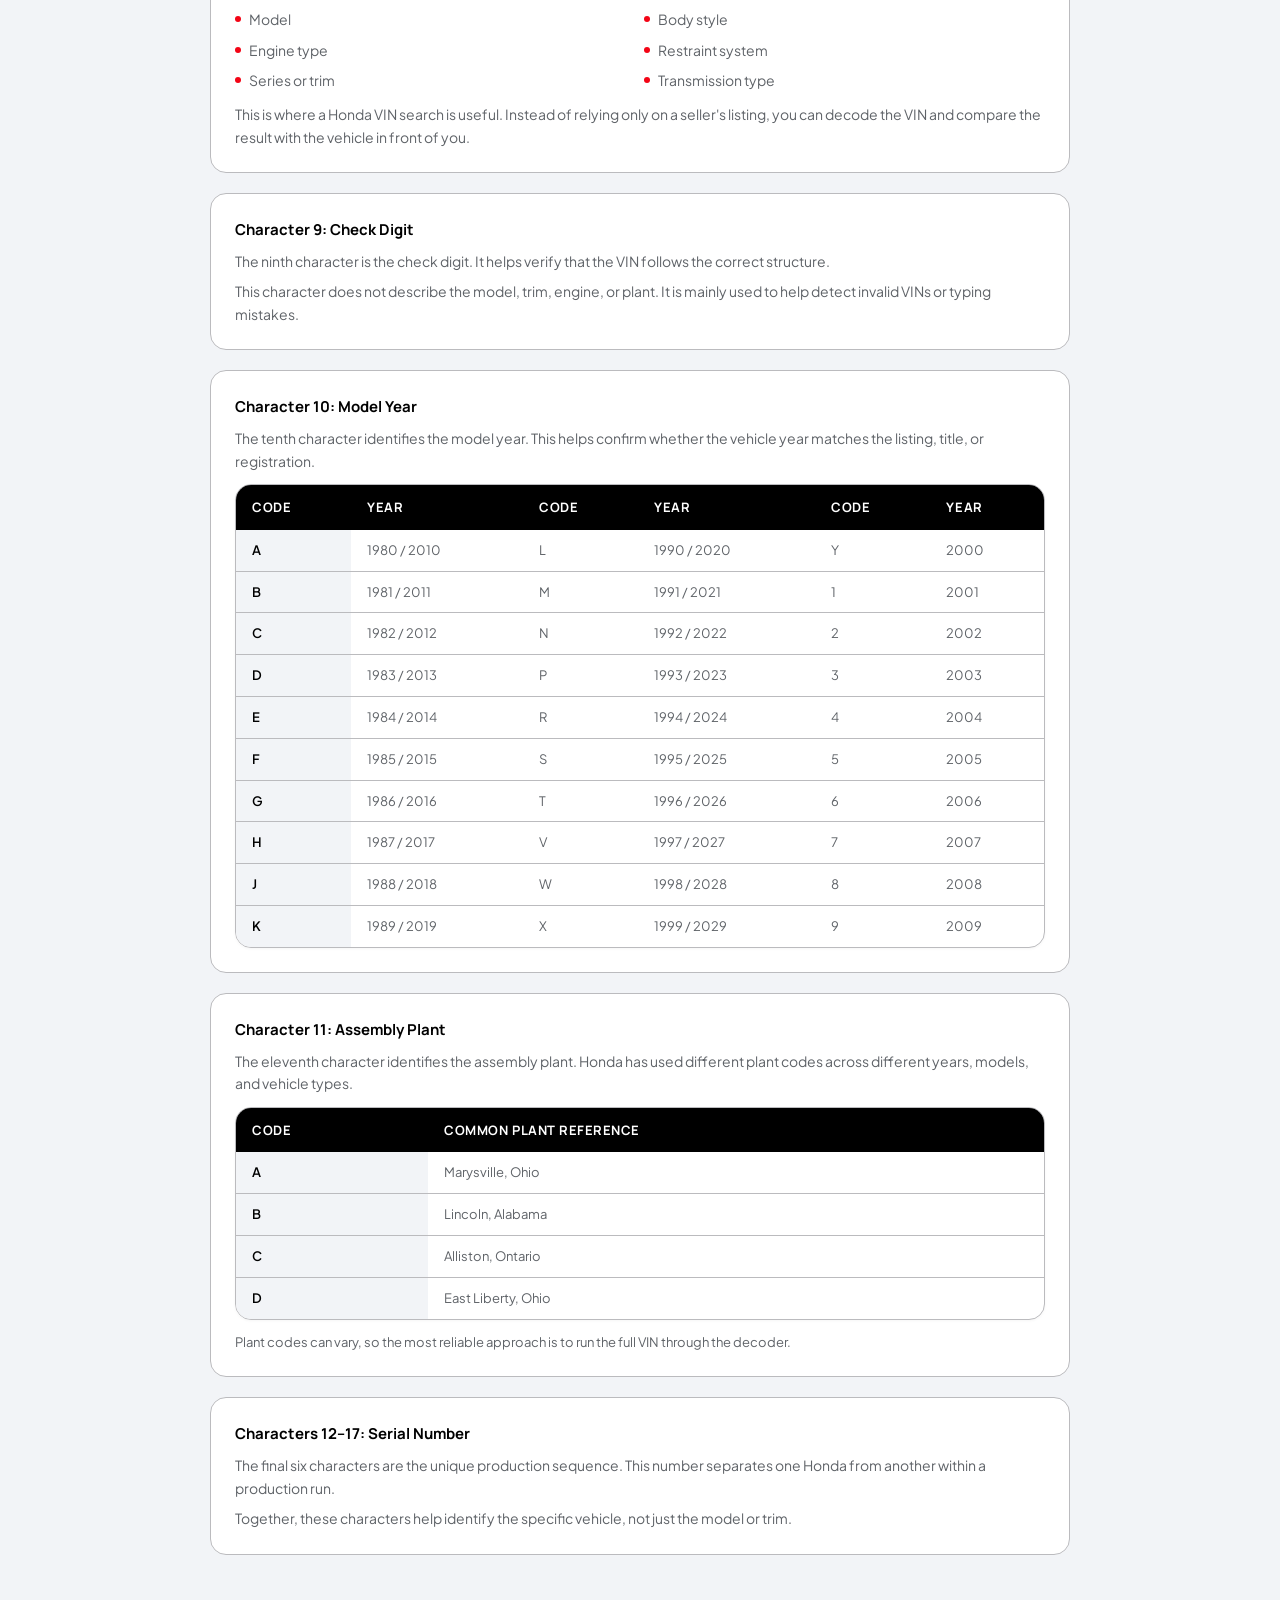
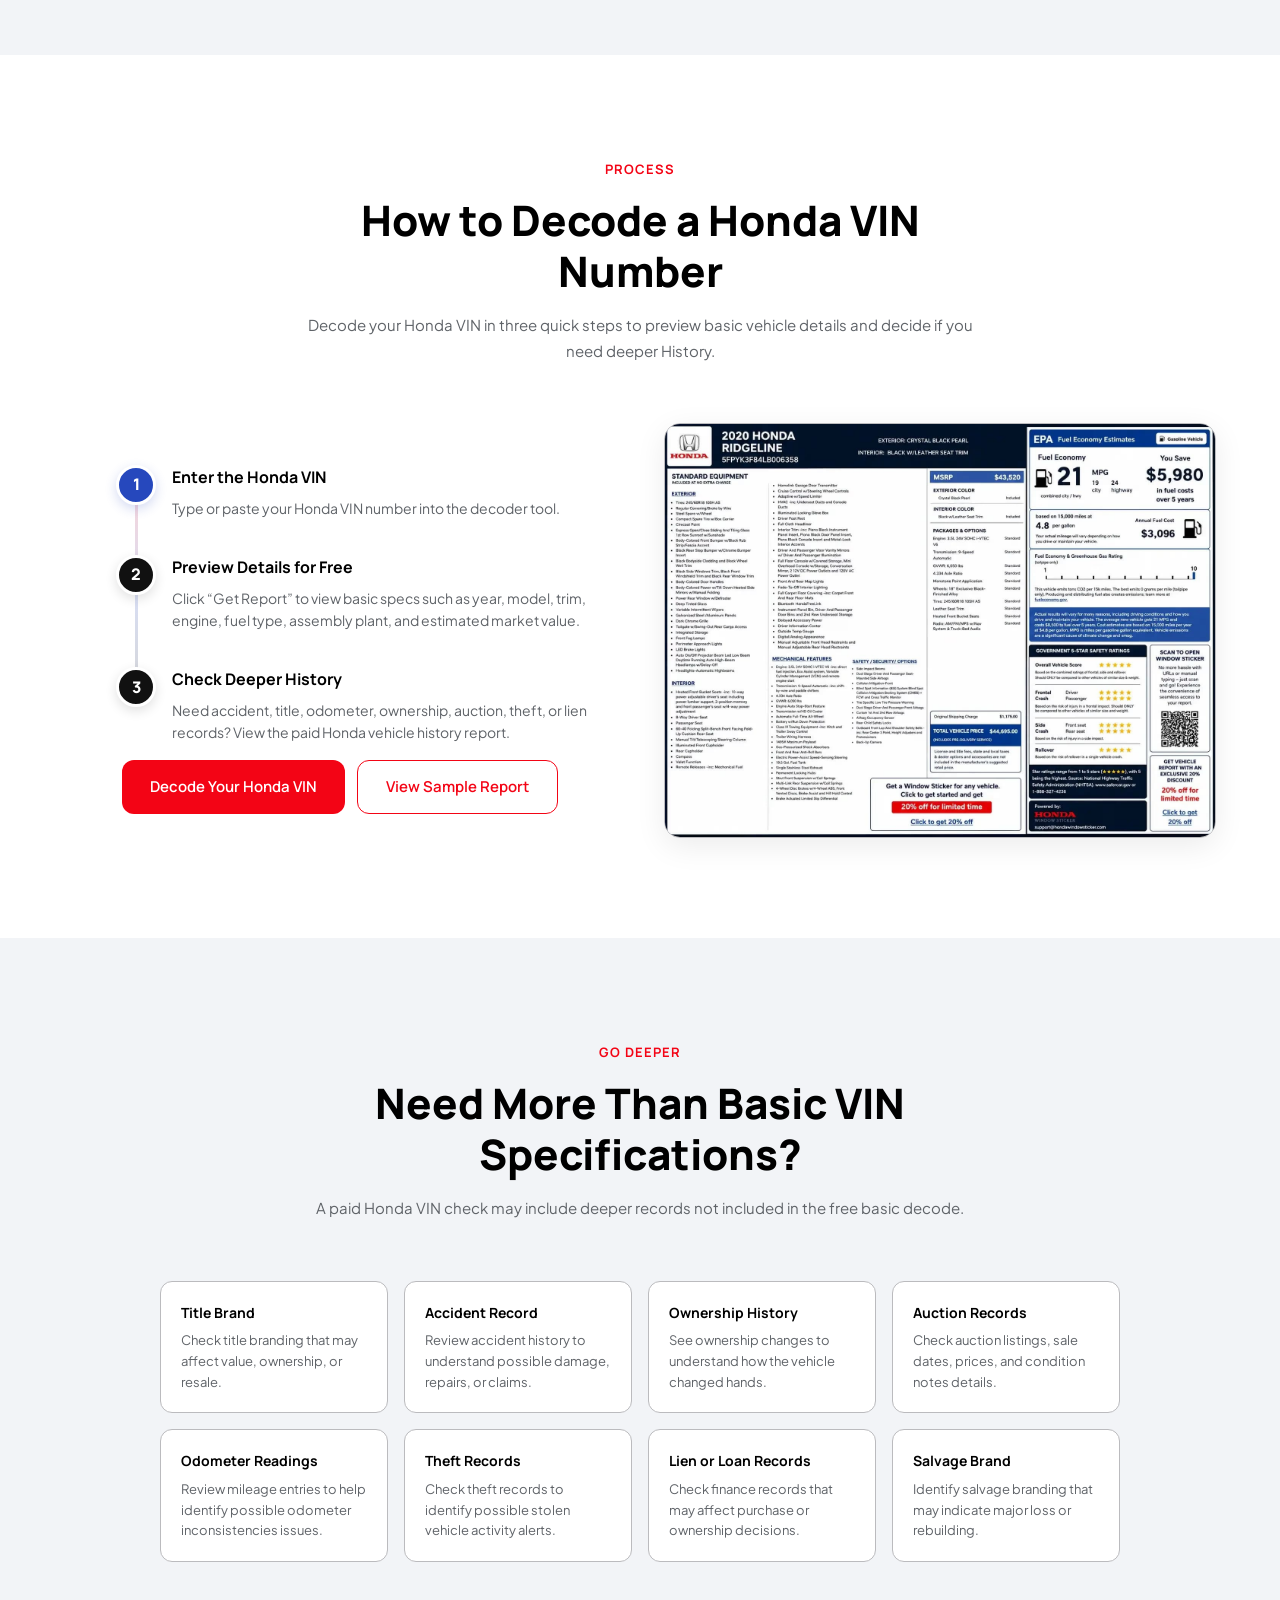
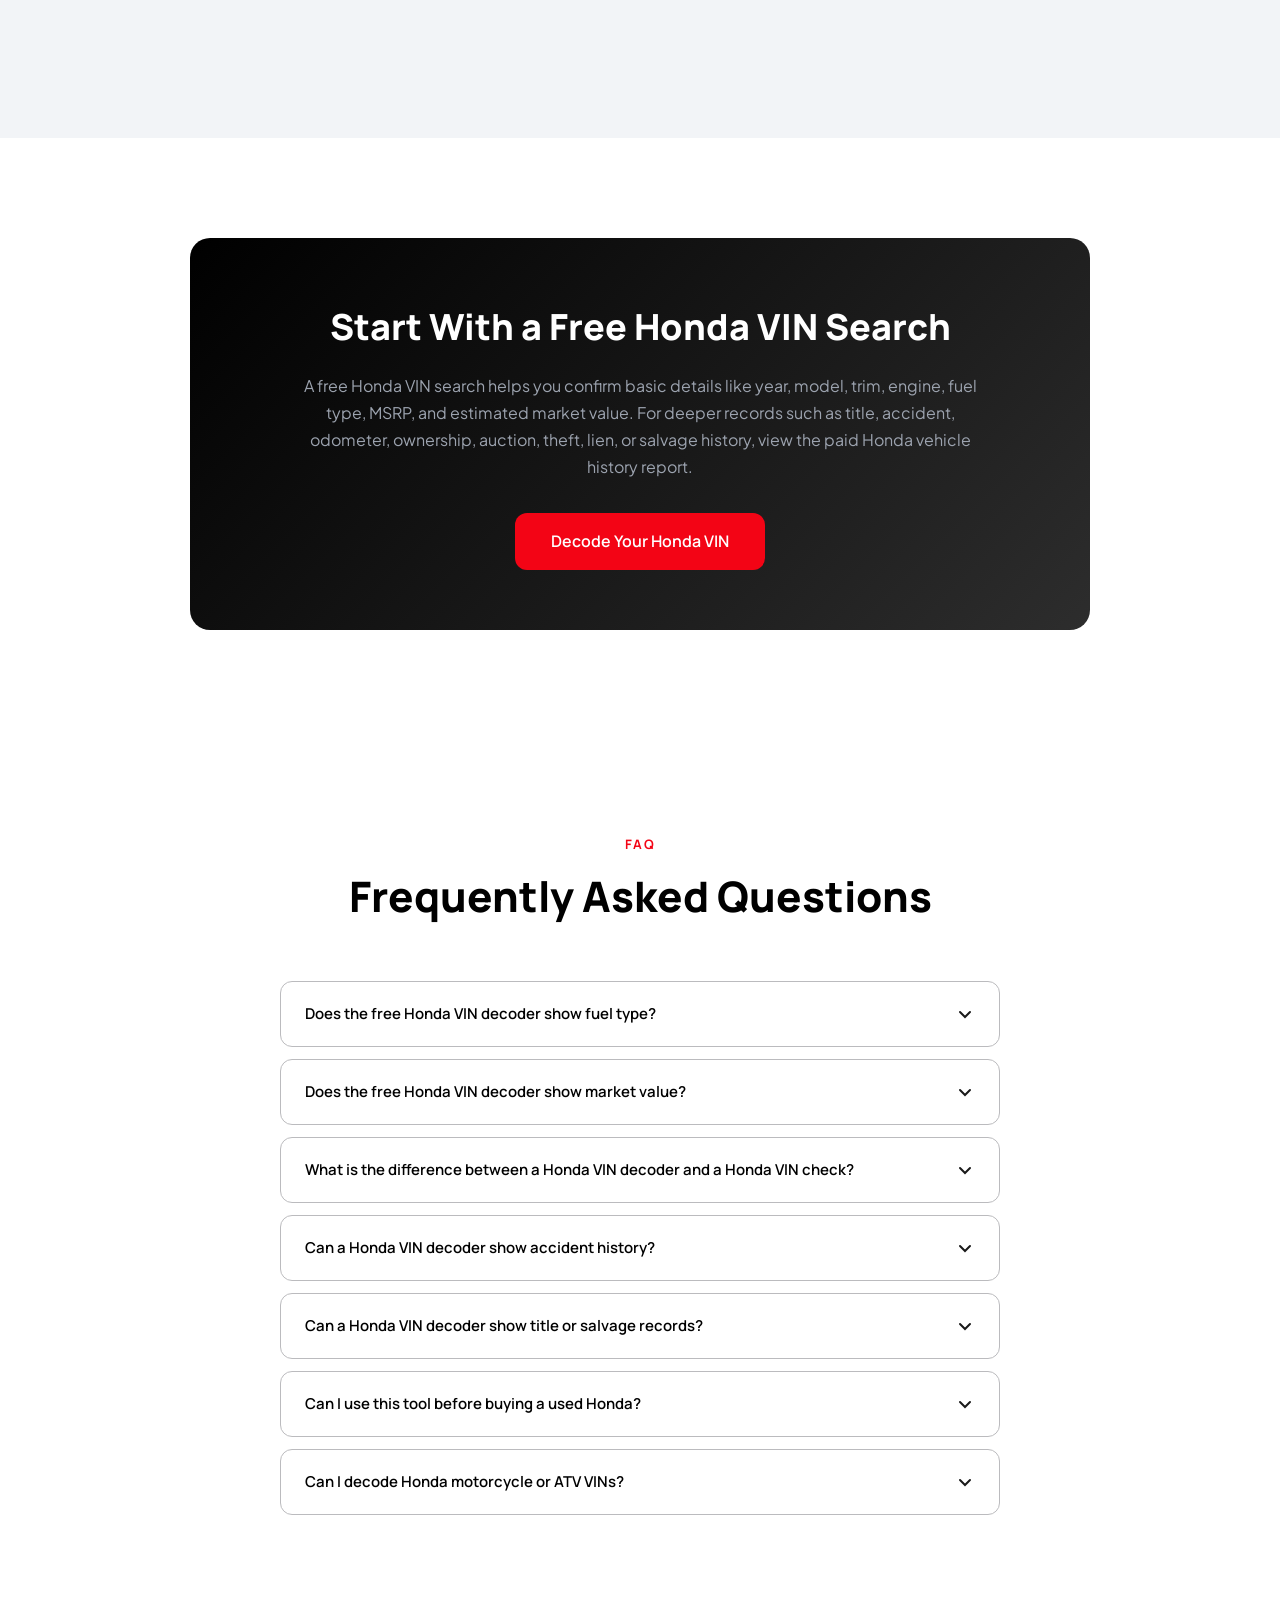
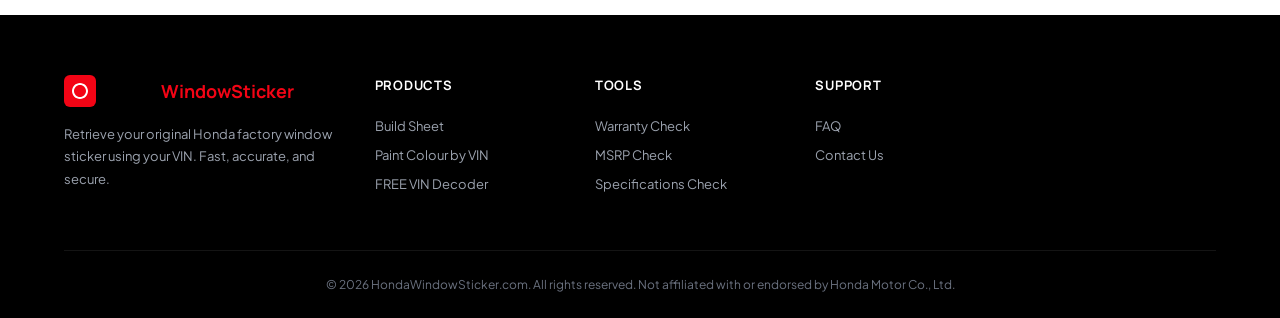
<file: vin-decoder.html>
<!DOCTYPE html>
<html lang="en">
<head>
  <meta charset="UTF-8">
  <meta name="viewport" content="width=device-width, initial-scale=1.0">
  <title>Free Honda VIN Decoder for Basic Specs and Market Value</title>
  <meta name="description" content="Use our Honda VIN decoder to check basic vehicle details from your VIN. Enter a Honda VIN to identify year, make, model, trim, engine, fuel type, plant, and market value.">
  <link rel="preconnect" href="https://fonts.googleapis.com">
  <link rel="preconnect" href="https://fonts.gstatic.com" crossorigin>
  <link href="https://fonts.googleapis.com/css2?family=Manrope:wght@500;600;700;800&family=Plus+Jakarta+Sans:wght@400;500;600;700&display=swap" rel="stylesheet">
  <link rel="stylesheet" href="css/styles.css">
  <style>
    .compare__table-wrap { overflow-x:auto; max-width:860px; margin:0 auto; border:1px solid var(--border); border-radius:var(--radius-lg); background:#fff; box-shadow:var(--shadow-sm) }
    .compare__table { width:100%; border-collapse:collapse; font-size:14px }
    .compare__table th { background:var(--text); color:#fff; padding:12px 16px; text-align:left; font-family:var(--font-heading); font-weight:700; font-size:13px; letter-spacing:.04em; text-transform:uppercase }
    .compare__table td { padding:10px 16px; border-bottom:1px solid var(--border); color:var(--text-secondary); font-size:13px }
    .compare__table td:first-child { font-weight:600; color:var(--text); background:var(--bg-alt) }
    .compare__table tr:last-child td { border-bottom:none }
    .spec-grid { display:grid; grid-template-columns:repeat(4,1fr); gap:12px; max-width:960px; margin:0 auto }
    .spec-pill { display:flex; align-items:center; gap:10px; padding:12px 16px; background:#fff; border:1px solid var(--border); border-radius:var(--radius-md); font-size:13px; font-weight:600; color:var(--text); transition:var(--transition) }
    .spec-pill:hover { border-color:rgba(243,4,21,.12); box-shadow:var(--shadow-sm) }
    .spec-pill__dot { width:8px; height:8px; background:var(--primary); border-radius:50%; flex-shrink:0 }
    .deeper__grid { display:grid; grid-template-columns:repeat(4,1fr); gap:16px; max-width:960px; margin:0 auto }
    .deeper-card { background:#fff; border:1px solid var(--border); border-radius:var(--radius-md); padding:20px; transition:var(--transition) }
    .deeper-card:hover { box-shadow:var(--shadow-md); transform:translateY(-2px); border-color:rgba(243,4,21,.12) }
    .deeper-card__title { font-family:var(--font-heading); font-size:14px; font-weight:700; color:var(--text); margin-bottom:6px }
    .deeper-card__desc { font-size:13px; color:var(--text-secondary); line-height:1.6; margin:0 }
    .btn--outline { background:#fff; border:1.5px solid var(--primary); color:var(--primary); border-radius:var(--radius-md) }
    .btn--outline:hover { background:rgba(243,4,21,.04); border-color:var(--primary-hover); color:var(--primary-hover); transform:translateY(-1px); box-shadow:0 4px 12px rgba(243,4,21,.08) }
    .vin-example { display:inline-flex; align-items:center; gap:8px; background:var(--bg-alt); border:1px solid var(--border); border-radius:var(--radius-md); padding:10px 16px; font-family:monospace; font-size:14px; font-weight:600; color:var(--text); margin:12px 0 }
    @media (max-width:768px) {
      .vin-loc__layout { grid-template-columns:1fr !important; gap:20px }
      .spec-grid { grid-template-columns:repeat(2,1fr); gap:10px }
      .deeper__grid { grid-template-columns:repeat(2,1fr); gap:12px }
      .compare__table { font-size:12px }
      .compare__table th, .compare__table td { padding:8px 12px }
    }
    @media (max-width:480px) {
      .spec-grid { grid-template-columns:1fr }
      .deeper__grid { grid-template-columns:1fr }
    }
  </style>
</head>
<body>
  <nav class="nav" id="nav">
    <div class="nav__container">
      <a href="index.html" class="nav__logo">
        <svg class="nav__logo-icon" viewBox="0 0 32 32" fill="none">
          <rect width="32" height="32" rx="6" fill="#F30415"/>
          <path d="M16 8c-4.4 0-8 3.6-8 8s3.6 8 8 8 8-3.6 8-8-3.6-8-8-8zm0 14c-3.3 0-6-2.7-6-6s2.7-6 6-6 6 2.7 6 6-2.7 6-6 6z" fill="#fff"/>
          <path d="M16 11l-2 5h4l-2 5" stroke="#F30415" stroke-width="1.5" stroke-linecap="round" stroke-linejoin="round" fill="none"/>
        </svg>
        <span class="nav__logo-text">Honda<span class="nav__logo-accent">WindowSticker</span></span>
      </a>
      <div class="nav__menu" id="navMenu">
        <a href="build-sheet-by-vin.html" class="nav__link">Build Sheet</a>
        <a href="paint-color-by-vin.html" class="nav__link">Paint Colour by VIN</a>
        <a href="vin-decoder.html" class="nav__link">FREE VIN Decoder</a>
        <div class="nav__dropdown">
          <a href="#" class="nav__link nav__link--dropdown" id="servicesToggle">
            Tools
            <svg width="12" height="12" viewBox="0 0 12 12" fill="none"><path d="M3 5l3 3 3-3" stroke="currentColor" stroke-width="1.5" stroke-linecap="round" stroke-linejoin="round"/></svg>
          </a>
          <div class="nav__mega" id="navMega">
            <div class="nav__mega-grid">
              <a href="warranty-check-by-vin.html" class="nav__mega-item" data-service>
                <div class="nav__mega-icon">
                  <svg width="22" height="22" viewBox="0 0 28 28" fill="none"><path d="M12 22s8-4 8-10V5l-8-3-8 3v7c0 6 8 10 8 10z" stroke="#F30415" stroke-width="1.5" fill="none"/><path d="M9 12l2 2 4-4" stroke="#F30415" stroke-width="1.5" stroke-linecap="round" stroke-linejoin="round"/></svg>
                </div>
                <div class="nav__mega-text">
                  <span class="nav__mega-title">Warranty Check</span>
                  <span class="nav__mega-desc">Check warranty status by VIN</span>
                </div>
              </a>
              <a href="msrp-by-vin.html" class="nav__mega-item" data-service>
                <div class="nav__mega-icon">
                  <svg width="22" height="22" viewBox="0 0 28 28" fill="none"><path d="M12 1v22M17 5H9.5a3.5 3.5 0 000 7h5a3.5 3.5 0 010 7H6" stroke="#F30415" stroke-width="1.5" stroke-linecap="round" stroke-linejoin="round"/></svg>
                </div>
                <div class="nav__mega-text">
                  <span class="nav__mega-title">MSRP Check</span>
                  <span class="nav__mega-desc">Check original MSRP by VIN</span>
                </div>
              </a>
              <a href="specifications-by-vin.html" class="nav__mega-item" data-service>
                <div class="nav__mega-icon">
                  <svg width="22" height="22" viewBox="0 0 28 28" fill="none"><path d="M9 5H7a2 2 0 00-2 2v12a2 2 0 002 2h10a2 2 0 002-2V7a2 2 0 00-2-2h-2M9 5a2 2 0 002 2h2a2 2 0 002-2M9 5a2 2 0 012-2h2a2 2 0 012 2" stroke="#F30415" stroke-width="1.5" stroke-linecap="round"/></svg>
                </div>
                <div class="nav__mega-text">
                  <span class="nav__mega-title">Specifications Check</span>
                  <span class="nav__mega-desc">View factory specifications</span>
                </div>
              </a>
            </div>
          </div>
        </div>
        <div class="nav__menu-divider"></div>
        <a href="#login" class="nav__link nav__menu-login">Log In</a>
        <a href="#signup" class="btn btn--primary btn--sm nav__menu-signup">Sign Up</a>
      </div>
      <div class="nav__actions">
        <a href="#login" class="nav__link nav__link--login">Log In</a>
        <a href="#signup" class="btn btn--primary btn--sm">Sign Up</a>
        <button class="nav__hamburger" id="hamburger" aria-label="Menu">
          <span></span><span></span><span></span>
        </button>
      </div>
    </div>
  </nav>

  <!-- HERO -->
  <section class="hero" id="hero">
    <div class="hero__bg">
      <div class="hero__shape hero__shape--1"></div>
      <div class="hero__shape hero__shape--2"></div>
      <div class="hero__shape hero__shape--3"></div>
    </div>
    <div class="container hero__container">
      <div class="hero__content">
        <span class="hero__badge" style="background:#E9ECF8;color:#264BBF">VIN Decoder</span>
        <h1 class="hero__title">Decode Your Honda VIN for Free</h1>
        <p class="hero__subtitle">Use our Honda VIN decoder to check basic vehicle details from your VIN. Enter a Honda VIN to identify year, make, model, trim, body type, engine, fuel type, assembly plant, country, serial number, and estimated market value when available.</p>
        <div class="hero__tabs" style="margin-bottom:0">
          <div class="hero__tabs-nav">
            <button class="hero__tab active" data-tab="vin">By VIN</button>
            <button class="hero__tab" data-tab="plate">By U.S License Plate</button>
            <button class="hero__tab" data-tab="ymm">By Year, Make, Model</button>
          </div>
          <div class="hero__tabs-body">
            <div class="hero__tab-panel active" data-panel="vin">
              <div class="hero__search-input-wrap">
                <input type="text" class="hero__search-input" placeholder="Enter your 17-character Honda VIN" maxlength="17" id="vinInput">
                <button class="hero__search-btn btn btn--primary" id="searchBtn">Get Report</button>
              </div>
              <div class="hero__search-helpers">
                <a href="#" class="hero__sample">How to find the VIN?</a>
                <a href="#" class="hero__sample">View Sample</a>
              </div>
            </div>
            <div class="hero__tab-panel" data-panel="plate">
              <div class="hero__search-row">
                <input type="text" class="hero__search-input" placeholder="Enter License Plate" maxlength="8" id="plateInput">
                <select class="hero__search-select" id="plateState">
                  <option value="">Select State</option>
                  <option>Alabama</option><option>Alaska</option><option>Arizona</option><option>California</option><option>Colorado</option><option>Connecticut</option><option>Delaware</option><option>Florida</option><option>Georgia</option><option>Hawaii</option><option>Idaho</option><option>Illinois</option><option>Indiana</option><option>Iowa</option><option>Kansas</option><option>Kentucky</option><option>Louisiana</option><option>Maine</option><option>Maryland</option><option>Massachusetts</option><option>Michigan</option><option>Minnesota</option><option>Mississippi</option><option>Missouri</option><option>Montana</option><option>Nebraska</option><option>Nevada</option><option>New Hampshire</option><option>New Jersey</option><option>New Mexico</option><option>New York</option><option>North Carolina</option><option>North Dakota</option><option>Ohio</option><option>Oklahoma</option><option>Oregon</option><option>Pennsylvania</option><option>Rhode Island</option><option>South Carolina</option><option>South Dakota</option><option>Tennessee</option><option>Texas</option><option>Utah</option><option>Vermont</option><option>Virginia</option><option>Washington</option><option>West Virginia</option><option>Wisconsin</option><option>Wyoming</option>
                </select>
              </div>
              <button class="hero__search-btn btn btn--primary" id="plateBtn" style="width:100%;margin-top:8px">Get Report</button>
              <div class="hero__search-helpers">
                <a href="#" class="hero__sample">How to find the VIN?</a>
                <a href="#" class="hero__sample">View Sample</a>
              </div>
            </div>
            <div class="hero__tab-panel" data-panel="ymm">
              <div class="hero__search-row">
                <select class="hero__search-select" id="ymmYear"><option value="">Select Year</option><option>2025</option><option>2024</option><option>2023</option><option>2022</option><option>2021</option><option>2020</option><option>2019</option><option>2018</option><option>2017</option><option>2016</option><option>2015</option><option>2014</option><option>2013</option><option>2012</option><option>2011</option><option>2010</option><option>2009</option><option>2008</option><option>2007</option><option>2006</option><option>2005</option><option>2004</option><option>2003</option><option>2002</option><option>2001</option><option>2000</option></select>
                <select class="hero__search-select" id="ymmMake" disabled><option value="">Select Make</option></select>
              </div>
              <div class="hero__search-row" style="margin-top:8px">
                <select class="hero__search-select" id="ymmModel" disabled><option value="">Select Model</option></select>
                <input type="email" class="hero__search-input" placeholder="Enter Your Email" id="ymmEmail">
              </div>
              <div class="hero__search-row hero__search-row--promo" style="margin-top:8px">
                <div class="hero__search-input-wrap hero__search-input-wrap--promo">
                  <input type="tel" class="hero__search-input" placeholder="Enter Phone for" id="ymmPhone">
                  <span class="hero__promo-badge">10% off</span>
                </div>
              </div>
              <button class="hero__search-btn btn btn--primary" id="ymmBtn" style="width:100%;margin-top:8px">Get Report</button>
              <div class="hero__search-helpers">
                <a href="#" class="hero__sample">How to find the VIN?</a>
                <a href="#" class="hero__sample">View Sample</a>
              </div>
            </div>
          </div>
        </div>
        <div class="hero__trust" style="margin-top:14px">
          <div class="hero__trust-item">
            <svg width="18" height="18" viewBox="0 0 18 18" fill="none"><path d="M9 1L11.05 6.2l5.45.5-4.15 3.7L13.5 16 9 13.5 4.5 16l1.15-5.6L1.5 6.7l5.45-.5L9 1z" fill="#F30415"/></svg>
            <span>Factory Accurate</span>
          </div>
          <div class="hero__trust-item">
            <svg width="18" height="18" viewBox="0 0 18 18" fill="none"><path d="M9 1L11.05 6.2l5.45.5-4.15 3.7L13.5 16 9 13.5 4.5 16l1.15-5.6L1.5 6.7l5.45-.5L9 1z" fill="#F30415"/></svg>
            <span>Instant Report</span>
          </div>
          <div class="hero__trust-item">
            <svg width="18" height="18" viewBox="0 0 18 18" fill="none"><path d="M9 1L11.05 6.2l5.45.5-4.15 3.7L13.5 16 9 13.5 4.5 16l1.15-5.6L1.5 6.7l5.45-.5L9 1z" fill="#F30415"/></svg>
            <span>Free Basic Decode</span>
          </div>
        </div>
      </div>
      <div class="hero__visual">
        <div class="hero__image-wrapper">
          <div class="hero__car-glow"></div>
          <img src="assets/images/Honda_Elevate_1_0e35d0dc4b.jpg" alt="Honda VIN Decoder - Vehicle Details" class="hero__car-img" loading="lazy">
          <div class="hero__badge-float hero__badge-float--1">
            <strong>Year</strong>
            <span>2025</span>
          </div>
          <div class="hero__badge-float hero__badge-float--2">
            <strong>Trim</strong>
            <span>EX-L</span>
          </div>
          <div class="hero__badge-float hero__badge-float--3">
            <strong>Engine</strong>
            <span>1.5T</span>
          </div>
        </div>
      </div>
    </div>
  </section>

  <!-- FREE DECODER TOOL -->
  <section class="what section" id="what">
    <div class="container">
      <div class="section__header fade-up">
        <span class="section__tag">What Is It</span>
        <h2 class="section__title">Free Honda VIN Decoder Tool</h2>
        <p class="section__desc">A Honda VIN is a unique code that identifies a specific Honda vehicle. Most Honda cars, SUVs, vans, trucks, motorcycles, and powersports vehicles use a 17-character VIN.</p>
      </div>
      <div class="fade-up" style="max-width:720px; margin:0 auto; background:#fff; border:1px solid var(--border); border-radius:var(--radius-lg); padding:28px; text-align:center; box-shadow:var(--shadow-sm)">
        <p style="font-size:14px; color:var(--text-secondary); margin-bottom:12px">Example Honda VIN:</p>
        <div class="vin-example">
          <span>1HGCM82633A123456</span>
          <a href="#" style="color:var(--primary); font-size:12px; font-weight:600; text-decoration:none">Preview →</a>
        </div>
        <p style="font-size:14px; color:var(--text-secondary); line-height:1.7; margin:16px 0 0; text-align:left">With our <strong style="color:var(--text)">Honda VIN decoder</strong>, you can turn that code into basic vehicle details such as year, make, model, trim, body type, engine, fuel type, Market Value, and others. This is useful when you want to check whether a Honda listing, title, registration, insurance document, or seller description matches the actual vehicle.</p>
      </div>
    </div>
  </section>

  <!-- WHAT IT SHOWS -->
  <section class="section section--alt" id="shows">
    <div class="container">
      <div class="section__header fade-up">
        <span class="section__tag">Details</span>
        <h2 class="section__title">What Information Does the Free Honda VIN Decoder Show?</h2>
        <p class="section__desc">The free decoder is designed to show basic specifications. Helpful when you need quick confirmation that the vehicle description matches the VIN.</p>
      </div>
      <div class="spec-grid fade-up">
        <div class="spec-pill"><span class="spec-pill__dot"></span> Year</div>
        <div class="spec-pill"><span class="spec-pill__dot"></span> Make</div>
        <div class="spec-pill"><span class="spec-pill__dot"></span> Model</div>
        <div class="spec-pill"><span class="spec-pill__dot"></span> Trim</div>
        <div class="spec-pill"><span class="spec-pill__dot"></span> Body type</div>
        <div class="spec-pill"><span class="spec-pill__dot"></span> Number of doors</div>
        <div class="spec-pill"><span class="spec-pill__dot"></span> Exterior dimensions</div>
        <div class="spec-pill"><span class="spec-pill__dot"></span> Interior dimensions</div>
        <div class="spec-pill"><span class="spec-pill__dot"></span> Ground clearance</div>
        <div class="spec-pill"><span class="spec-pill__dot"></span> Cargo dimensions</div>
        <div class="spec-pill"><span class="spec-pill__dot"></span> Standard seating</div>
        <div class="spec-pill"><span class="spec-pill__dot"></span> Seating</div>
        <div class="spec-pill"><span class="spec-pill__dot"></span> Engine Description</div>
        <div class="spec-pill"><span class="spec-pill__dot"></span> Engine Size and specs</div>
        <div class="spec-pill"><span class="spec-pill__dot"></span> Displacement</div>
        <div class="spec-pill"><span class="spec-pill__dot"></span> Engine model</div>
        <div class="spec-pill"><span class="spec-pill__dot"></span> Engine configuration</div>
        <div class="spec-pill"><span class="spec-pill__dot"></span> Valve train design</div>
        <div class="spec-pill"><span class="spec-pill__dot"></span> Transmission style</div>
        <div class="spec-pill"><span class="spec-pill__dot"></span> Drive Type</div>
        <div class="spec-pill"><span class="spec-pill__dot"></span> Fuel type</div>
        <div class="spec-pill"><span class="spec-pill__dot"></span> Tank capacity</div>
        <div class="spec-pill"><span class="spec-pill__dot"></span> Emissions</div>
        <div class="spec-pill"><span class="spec-pill__dot"></span> Braking</div>
        <div class="spec-pill"><span class="spec-pill__dot"></span> Suspension</div>
        <div class="spec-pill"><span class="spec-pill__dot"></span> Steering</div>
        <div class="spec-pill"><span class="spec-pill__dot"></span> Wheels</div>
        <div class="spec-pill"><span class="spec-pill__dot"></span> Tire pressure and size</div>
        <div class="spec-pill"><span class="spec-pill__dot"></span> Weight</div>
        <div class="spec-pill"><span class="spec-pill__dot"></span> Front airbag information</div>
        <div class="spec-pill"><span class="spec-pill__dot"></span> Seat belt type</div>
        <div class="spec-pill"><span class="spec-pill__dot"></span> EPA Class</div>
        <div class="spec-pill"><span class="spec-pill__dot"></span> MSRP</div>
        <div class="spec-pill"><span class="spec-pill__dot"></span> Country</div>
        <div class="spec-pill"><span class="spec-pill__dot"></span> Electrical powertrain</div>
        <div class="spec-pill"><span class="spec-pill__dot"></span> Traction battery</div>
        <div class="spec-pill"><span class="spec-pill__dot"></span> Electrical specifications</div>
        <div class="spec-pill"><span class="spec-pill__dot"></span> Off-road attributes</div>
        <div class="spec-pill"><span class="spec-pill__dot"></span> Trailering</div>
        <div class="spec-pill"><span class="spec-pill__dot"></span> Range extender</div>
      </div>
      <div style="text-align:center; margin-top:24px" class="fade-up">
        <a href="#hero" class="btn btn--primary btn--md">Decode Honda VIN for Free</a>
      </div>
    </div>
  </section>

  <!-- VIN LOCATIONS — CARD + IMAGE SIDE BY SIDE -->
  <section class="section" id="locations">
    <div class="container">
      <div class="section__header fade-up">
        <span class="section__tag">Locations</span>
        <h2 class="section__title">Honda VIN Number Locations</h2>
        <p class="section__desc">Check the following VIN locations for your Honda vehicle:</p>
      </div>
      <div class="vin-loc__layout fade-up" style="display:grid; grid-template-columns:1.1fr 0.9fr; gap:32px; align-items:center; max-width:960px; margin:0 auto">
        <div style="background:#fff; border:1px solid var(--border); border-radius:var(--radius-lg); padding:24px; box-shadow:var(--shadow-sm)">
          <div style="display:flex; flex-direction:column; gap:12px; font-size:14px; color:var(--text-secondary)">
            <div style="display:flex; gap:12px; align-items:center"><span style="color:var(--primary)">▸</span> On the dashboard of the vehicle, near the windshield.</div>
            <div style="display:flex; gap:12px; align-items:center"><span style="color:var(--primary)">▸</span> On the driver's side door jamb.</div>
            <div style="display:flex; gap:12px; align-items:center"><span style="color:var(--primary)">▸</span> On the engine block, check under the hood.</div>
            <div style="display:flex; gap:12px; align-items:center"><span style="color:var(--primary)">▸</span> Just below the steering wheel.</div>
            <div style="display:flex; gap:12px; align-items:center"><span style="color:var(--primary)">▸</span> Check a sticker typically located behind the door latch.</div>
          </div>
        </div>
        <div style="border-radius:var(--radius-lg); overflow:hidden; border:1px solid var(--border); box-shadow:var(--shadow-sm)">
          <img src="assets/images/honda-vin-location-1024x576.jpg" alt="Honda VIN Location - Dashboard and Door Jamb" style="width:100%; display:block" loading="lazy">
        </div>
      </div>
    </div>
  </section>

  <!-- HOW TO READ -->
  <section class="section section--alt" id="read">
    <div class="container">
      <div class="section__header fade-up">
        <span class="section__tag">Guide</span>
        <h2 class="section__title">How to Read a Honda VIN Number</h2>
      <p class="section__desc">A standard Honda VIN has 17 characters. Each section tells you something different about the vehicle's factory identity. VINs do not use the letters I, O, or Q.</p>
    </div>
    <div class="fade-up" style="max-width:720px; margin:0 auto 32px; border-radius:var(--radius-lg); overflow:hidden; border:1px solid var(--border); box-shadow:var(--shadow-sm)">
      <img src="assets/images/audi-vin-number-breakdown_-how-to-read-a-audi-vin-number-8.jpg" alt="VIN Number Breakdown - How to Read a VIN Number" style="width:100%; display:block" loading="lazy">
    </div>
    <div style="display:grid; grid-template-columns:repeat(3,1fr); gap:20px; max-width:860px; margin:0 auto 32px" class="fade-up">
        <div style="background:#fff; border:1px solid var(--border); border-radius:var(--radius-md); padding:20px; text-align:center">
          <div style="width:40px; height:40px; background:rgba(243,4,21,.06); border-radius:10px; display:flex; align-items:center; justify-content:center; margin:0 auto 12px; font-weight:800; color:var(--primary); font-family:var(--font-heading)">1-3</div>
          <h4 style="font-family:var(--font-heading); font-size:14px; font-weight:700; margin-bottom:6px">World Manufacturer Identifier (WMI)</h4>
          <p style="font-size:13px; color:var(--text-secondary); line-height:1.6">First 3 characters — country of origin and manufacturer.</p>
        </div>
        <div style="background:#fff; border:1px solid var(--border); border-radius:var(--radius-md); padding:20px; text-align:center">
          <div style="width:40px; height:40px; background:rgba(243,4,21,.06); border-radius:10px; display:flex; align-items:center; justify-content:center; margin:0 auto 12px; font-weight:800; color:var(--primary); font-family:var(--font-heading)">4-8</div>
          <h4 style="font-family:var(--font-heading); font-size:14px; font-weight:700; margin-bottom:6px">Vehicle Descriptor Section (VDS)</h4>
          <p style="font-size:13px; color:var(--text-secondary); line-height:1.6">Characters 4-8 — make, engine, model, restraint, trim, transmission.</p>
        </div>
        <div style="background:#fff; border:1px solid var(--border); border-radius:var(--radius-md); padding:20px; text-align:center">
          <div style="width:40px; height:40px; background:rgba(243,4,21,.06); border-radius:10px; display:flex; align-items:center; justify-content:center; margin:0 auto 12px; font-weight:800; color:var(--primary); font-family:var(--font-heading)">9-17</div>
          <h4 style="font-family:var(--font-heading); font-size:14px; font-weight:700; margin-bottom:6px">Vehicle Identifier Section (VIS)</h4>
          <p style="font-size:13px; color:var(--text-secondary); line-height:1.6">Characters 9-17 — model year, plant code, and serial number.</p>
        </div>
      </div>
      <div style="max-width:860px; margin:0 auto" class="fade-up">
        <div style="background:#fff; border:1px solid var(--border); border-radius:var(--radius-lg); padding:24px; margin-bottom:20px">
          <h4 style="font-family:var(--font-heading); font-size:15px; font-weight:700; margin-bottom:8px">Characters 1–3: World Manufacturer Identifier</h4>
          <p style="font-size:14px; color:var(--text-secondary); line-height:1.6; margin-bottom:12px">The first character often points to the country or region: <strong>1,4,5</strong> United States · <strong>2</strong> Canada · <strong>3</strong> Mexico · <strong>J</strong> Japan. The second character is commonly <strong>H</strong> for Honda. The third describes vehicle type.</p>
          <div class="compare__table-wrap">
            <table class="compare__table">
              <thead><tr><th>First Character</th><th>Common Meaning</th></tr></thead>
              <tbody>
                <tr><td>1, 4, or 5</td><td>United States</td></tr>
                <tr><td>2</td><td>Canada</td></tr>
                <tr><td>3</td><td>Mexico</td></tr>
                <tr><td>J</td><td>Japan</td></tr>
              </tbody>
            </table>
          </div>
        </div>
        <div style="background:#fff; border:1px solid var(--border); border-radius:var(--radius-lg); padding:24px; margin-bottom:20px">
          <h4 style="font-family:var(--font-heading); font-size:15px; font-weight:700; margin-bottom:8px">Characters 4–8: Vehicle Descriptor Section</h4>
          <p style="font-size:14px; color:var(--text-secondary); line-height:1.6; margin-bottom:12px">Characters 4 through 8 describe the vehicle. Depending on the Honda model and year, this part of the VIN may include information about:</p>
          <ul style="list-style:none; padding:0; margin:0 0 12px; display:grid; grid-template-columns:repeat(2,1fr); gap:8px; font-size:14px; color:var(--text-secondary)">
            <li style="display:flex; gap:8px; align-items:center"><span style="width:6px; height:6px; background:var(--primary); border-radius:50%; flex-shrink:0"></span> Model</li>
            <li style="display:flex; gap:8px; align-items:center"><span style="width:6px; height:6px; background:var(--primary); border-radius:50%; flex-shrink:0"></span> Body style</li>
            <li style="display:flex; gap:8px; align-items:center"><span style="width:6px; height:6px; background:var(--primary); border-radius:50%; flex-shrink:0"></span> Engine type</li>
            <li style="display:flex; gap:8px; align-items:center"><span style="width:6px; height:6px; background:var(--primary); border-radius:50%; flex-shrink:0"></span> Restraint system</li>
            <li style="display:flex; gap:8px; align-items:center"><span style="width:6px; height:6px; background:var(--primary); border-radius:50%; flex-shrink:0"></span> Series or trim</li>
            <li style="display:flex; gap:8px; align-items:center"><span style="width:6px; height:6px; background:var(--primary); border-radius:50%; flex-shrink:0"></span> Transmission type</li>
          </ul>
          <p style="font-size:14px; color:var(--text-secondary); line-height:1.6; margin:0">This is where a Honda VIN search is useful. Instead of relying only on a seller's listing, you can decode the VIN and compare the result with the vehicle in front of you.</p>
        </div>
        <div style="background:#fff; border:1px solid var(--border); border-radius:var(--radius-lg); padding:24px; margin-bottom:20px">
          <h4 style="font-family:var(--font-heading); font-size:15px; font-weight:700; margin-bottom:8px">Character 9: Check Digit</h4>
          <p style="font-size:14px; color:var(--text-secondary); line-height:1.6; margin-bottom:8px">The ninth character is the check digit. It helps verify that the VIN follows the correct structure.</p>
          <p style="font-size:14px; color:var(--text-secondary); line-height:1.6; margin:0">This character does not describe the model, trim, engine, or plant. It is mainly used to help detect invalid VINs or typing mistakes.</p>
        </div>
        <div style="background:#fff; border:1px solid var(--border); border-radius:var(--radius-lg); padding:24px; margin-bottom:20px">
          <h4 style="font-family:var(--font-heading); font-size:15px; font-weight:700; margin-bottom:8px">Character 10: Model Year</h4>
          <p style="font-size:14px; color:var(--text-secondary); line-height:1.6; margin-bottom:12px">The tenth character identifies the model year. This helps confirm whether the vehicle year matches the listing, title, or registration.</p>
          <div class="compare__table-wrap">
            <table class="compare__table">
              <thead><tr><th>Code</th><th>Year</th><th>Code</th><th>Year</th><th>Code</th><th>Year</th></tr></thead>
              <tbody>
                <tr><td>A</td><td>1980 / 2010</td><td>L</td><td>1990 / 2020</td><td>Y</td><td>2000</td></tr>
                <tr><td>B</td><td>1981 / 2011</td><td>M</td><td>1991 / 2021</td><td>1</td><td>2001</td></tr>
                <tr><td>C</td><td>1982 / 2012</td><td>N</td><td>1992 / 2022</td><td>2</td><td>2002</td></tr>
                <tr><td>D</td><td>1983 / 2013</td><td>P</td><td>1993 / 2023</td><td>3</td><td>2003</td></tr>
                <tr><td>E</td><td>1984 / 2014</td><td>R</td><td>1994 / 2024</td><td>4</td><td>2004</td></tr>
                <tr><td>F</td><td>1985 / 2015</td><td>S</td><td>1995 / 2025</td><td>5</td><td>2005</td></tr>
                <tr><td>G</td><td>1986 / 2016</td><td>T</td><td>1996 / 2026</td><td>6</td><td>2006</td></tr>
                <tr><td>H</td><td>1987 / 2017</td><td>V</td><td>1997 / 2027</td><td>7</td><td>2007</td></tr>
                <tr><td>J</td><td>1988 / 2018</td><td>W</td><td>1998 / 2028</td><td>8</td><td>2008</td></tr>
                <tr><td>K</td><td>1989 / 2019</td><td>X</td><td>1999 / 2029</td><td>9</td><td>2009</td></tr>
              </tbody>
            </table>
          </div>
        </div>
        <div style="background:#fff; border:1px solid var(--border); border-radius:var(--radius-lg); padding:24px; margin-bottom:20px">
          <h4 style="font-family:var(--font-heading); font-size:15px; font-weight:700; margin-bottom:8px">Character 11: Assembly Plant</h4>
          <p style="font-size:14px; color:var(--text-secondary); line-height:1.6; margin-bottom:12px">The eleventh character identifies the assembly plant. Honda has used different plant codes across different years, models, and vehicle types.</p>
          <div class="compare__table-wrap">
            <table class="compare__table">
              <thead><tr><th>Code</th><th>Common Plant Reference</th></tr></thead>
              <tbody>
                <tr><td>A</td><td>Marysville, Ohio</td></tr>
                <tr><td>B</td><td>Lincoln, Alabama</td></tr>
                <tr><td>C</td><td>Alliston, Ontario</td></tr>
                <tr><td>D</td><td>East Liberty, Ohio</td></tr>
              </tbody>
            </table>
          </div>
          <p style="font-size:13px; color:var(--text-secondary); line-height:1.6; margin:12px 0 0">Plant codes can vary, so the most reliable approach is to run the full VIN through the decoder.</p>
        </div>
        <div style="background:#fff; border:1px solid var(--border); border-radius:var(--radius-lg); padding:24px">
          <h4 style="font-family:var(--font-heading); font-size:15px; font-weight:700; margin-bottom:8px">Characters 12–17: Serial Number</h4>
          <p style="font-size:14px; color:var(--text-secondary); line-height:1.6; margin-bottom:8px">The final six characters are the unique production sequence. This number separates one Honda from another within a production run.</p>
          <p style="font-size:14px; color:var(--text-secondary); line-height:1.6; margin:0">Together, these characters help identify the specific vehicle, not just the model or trim.</p>
        </div>
      </div>
    </div>
  </section>

  <!-- HOW TO DECODE -->
  <section class="section" id="how">
    <div class="container">
      <div class="section__header fade-up">
        <span class="section__tag">Process</span>
        <h2 class="section__title">How to Decode a Honda VIN Number</h2>
        <p class="section__desc">Decode your Honda VIN in three quick steps to preview basic vehicle details and decide if you need deeper History.</p>
      </div>
      <div class="how__layout how__layout--bridge fade-up">
        <div class="how__steps-side">
          <div class="how__bridge-plain">
            <div class="how__bridge-vline" aria-hidden="true"></div>
            <div class="how__bridge-plain-step">
              <div class="how__bridge-plain-num">1</div>
              <div>
                <h3 class="how__bridge-plain-title">Enter the Honda VIN</h3>
                <p class="how__bridge-plain-desc">Type or paste your Honda VIN number into the decoder tool.</p>
              </div>
            </div>
            <div class="how__bridge-plain-step">
              <div class="how__bridge-plain-num">2</div>
              <div>
                <h3 class="how__bridge-plain-title">Preview Details for Free</h3>
                <p class="how__bridge-plain-desc">Click “Get Report” to view basic specs such as year, model, trim, engine, fuel type, assembly plant, and estimated market value.</p>
              </div>
            </div>
            <div class="how__bridge-plain-step">
              <div class="how__bridge-plain-num">3</div>
              <div>
                <h3 class="how__bridge-plain-title">Check Deeper History</h3>
                <p class="how__bridge-plain-desc">Need accident, title, odometer, ownership, auction, theft, or lien records? View the paid Honda vehicle history report.</p>
              </div>
            </div>
          </div>
          <div style="display:flex; gap:12px; justify-content:center; flex-wrap:wrap; margin-top:16px">
            <a href="#hero" class="btn btn--primary btn--md">Decode Your Honda VIN</a>
            <a href="#" class="btn btn--outline" style="padding:14px 28px; font-size:15px; font-weight:600">View Sample Report</a>
          </div>
        </div>
        <div class="how__visual how__visual--side fade-up">
          <img src="assets/images/window-sticker-sample.jpg" alt="Preview Vehicle Specs of Honda" loading="lazy">
        </div>
      </div>
    </div>
  </section>

  <!-- NEED MORE -->
  <section class="section section--alt" id="more">
    <div class="container">
      <div class="section__header fade-up">
        <span class="section__tag">Go Deeper</span>
        <h2 class="section__title">Need More Than Basic VIN Specifications?</h2>
        <p class="section__desc">A paid Honda VIN check may include deeper records not included in the free basic decode.</p>
      </div>
      <div class="deeper__grid fade-up">
        <div class="deeper-card">
          <h4 class="deeper-card__title">Title Brand</h4>
          <p class="deeper-card__desc">Check title branding that may affect value, ownership, or resale.</p>
        </div>
        <div class="deeper-card">
          <h4 class="deeper-card__title">Accident Record</h4>
          <p class="deeper-card__desc">Review accident history to understand possible damage, repairs, or claims.</p>
        </div>
        <div class="deeper-card">
          <h4 class="deeper-card__title">Ownership History</h4>
          <p class="deeper-card__desc">See ownership changes to understand how the vehicle changed hands.</p>
        </div>
        <div class="deeper-card">
          <h4 class="deeper-card__title">Auction Records</h4>
          <p class="deeper-card__desc">Check auction listings, sale dates, prices, and condition notes details.</p>
        </div>
        <div class="deeper-card">
          <h4 class="deeper-card__title">Odometer Readings</h4>
          <p class="deeper-card__desc">Review mileage entries to help identify possible odometer inconsistencies issues.</p>
        </div>
        <div class="deeper-card">
          <h4 class="deeper-card__title">Theft Records</h4>
          <p class="deeper-card__desc">Check theft records to identify possible stolen vehicle activity alerts.</p>
        </div>
        <div class="deeper-card">
          <h4 class="deeper-card__title">Lien or Loan Records</h4>
          <p class="deeper-card__desc">Check finance records that may affect purchase or ownership decisions.</p>
        </div>
        <div class="deeper-card">
          <h4 class="deeper-card__title">Salvage Brand</h4>
          <p class="deeper-card__desc">Identify salvage branding that may indicate major loss or rebuilding.</p>
        </div>
      </div>
      <div style="text-align:center; margin-top:24px" class="fade-up">
        <a href="#" class="btn btn--primary btn--md">View Honda Vehicle History Report</a>
      </div>
    </div>
  </section>

  <!-- START WITH FREE -->
  <section class="verify section" id="verify">
    <div class="container">
      <div class="verify__card fade-up">
        <h2 class="verify__title">Start With a Free Honda VIN Search</h2>
        <p class="verify__desc">A free Honda VIN search helps you confirm basic details like year, model, trim, engine, fuel type, MSRP, and estimated market value. For deeper records such as title, accident, odometer, ownership, auction, theft, lien, or salvage history, view the paid Honda vehicle history report.</p>
        <a href="#hero" class="btn btn--primary btn--lg">Decode Your Honda VIN</a>
      </div>
    </div>
  </section>

  <!-- FAQ -->
  <section class="faq section" id="faq">
    <div class="container">
      <div class="section__header fade-up">
        <span class="section__tag">FAQ</span>
        <h2 class="section__title">Frequently Asked Questions</h2>
      </div>
      <div class="faq__list">
        <div class="faq__item fade-up">
          <button class="faq__question">
            <span>Does the free Honda VIN decoder show fuel type?</span>
            <svg width="20" height="20" viewBox="0 0 20 20" fill="none"><path d="M5 8l5 5 5-5" stroke="#1A1A1A" stroke-width="2" stroke-linecap="round"/></svg>
          </button>
          <div class="faq__answer">
            <p>Yes. The free decoder can show the vehicle's fuel type, such as gasoline, hybrid, electric, or another fuel type, based on the VIN data.</p>
          </div>
        </div>
        <div class="faq__item fade-up">
          <button class="faq__question">
            <span>Does the free Honda VIN decoder show market value?</span>
            <svg width="20" height="20" viewBox="0 0 20 20" fill="none"><path d="M5 8l5 5 5-5" stroke="#1A1A1A" stroke-width="2" stroke-linecap="round"/></svg>
          </button>
          <div class="faq__answer">
            <p>Yes. The decoder can show an estimated market value based on vehicle details and market data. This estimate should be used as a general guide, not a final sale price.</p>
          </div>
        </div>
        <div class="faq__item fade-up">
          <button class="faq__question">
            <span>What is the difference between a Honda VIN decoder and a Honda VIN check?</span>
            <svg width="20" height="20" viewBox="0 0 20 20" fill="none"><path d="M5 8l5 5 5-5" stroke="#1A1A1A" stroke-width="2" stroke-linecap="round"/></svg>
          </button>
          <div class="faq__answer">
            <p>A VIN decoder shows basic specifications. A paid Honda VIN check can show deeper records such as accident history, title brands, odometer readings, ownership history, auction records, theft records, liens, and salvage records.</p>
          </div>
        </div>
        <div class="faq__item fade-up">
          <button class="faq__question">
            <span>Can a Honda VIN decoder show accident history?</span>
            <svg width="20" height="20" viewBox="0 0 20 20" fill="none"><path d="M5 8l5 5 5-5" stroke="#1A1A1A" stroke-width="2" stroke-linecap="round"/></svg>
          </button>
          <div class="faq__answer">
            <p>No. A free VIN decoder is for basic vehicle specifications only. To check accident records, use the paid Honda vehicle history report.</p>
          </div>
        </div>
        <div class="faq__item fade-up">
          <button class="faq__question">
            <span>Can a Honda VIN decoder show title or salvage records?</span>
            <svg width="20" height="20" viewBox="0 0 20 20" fill="none"><path d="M5 8l5 5 5-5" stroke="#1A1A1A" stroke-width="2" stroke-linecap="round"/></svg>
          </button>
          <div class="faq__answer">
            <p>No. Title brands and salvage records are part of a deeper paid VIN check, not the free basic VIN decode.</p>
          </div>
        </div>
        <div class="faq__item fade-up">
          <button class="faq__question">
            <span>Can I use this tool before buying a used Honda?</span>
            <svg width="20" height="20" viewBox="0 0 20 20" fill="none"><path d="M5 8l5 5 5-5" stroke="#1A1A1A" stroke-width="2" stroke-linecap="round"/></svg>
          </button>
          <div class="faq__answer">
            <p>Yes. A free Honda VIN lookup helps you compare the decoded details with the seller's listing, title, registration, and physical vehicle before moving forward.</p>
          </div>
        </div>
        <div class="faq__item fade-up">
          <button class="faq__question">
            <span>Can I decode Honda motorcycle or ATV VINs?</span>
            <svg width="20" height="20" viewBox="0 0 20 20" fill="none"><path d="M5 8l5 5 5-5" stroke="#1A1A1A" stroke-width="2" stroke-linecap="round"/></svg>
          </button>
          <div class="faq__answer">
            <p>Yes. The decoder can support Honda motorcycles, ATVs, and powersports vehicles if the VIN data is available. Enter the VIN exactly as shown on the vehicle or documents.</p>
          </div>
        </div>
      </div>
    </div>
  </section>

  <footer class="footer">
    <div class="container">
      <div class="footer__grid">
        <div class="footer__col footer__col--brand">
          <a href="index.html" class="nav__logo" style="margin-bottom:1rem">
            <svg class="nav__logo-icon" viewBox="0 0 32 32" fill="none">
              <rect width="32" height="32" rx="6" fill="#F30415"/>
              <path d="M16 8c-4.4 0-8 3.6-8 8s3.6 8 8 8 8-3.6 8-8-3.6-8-8-8zm0 14c-3.3 0-6-2.7-6-6s2.7-6 6-6 6 2.7 6 6-2.7 6-6 6z" fill="#fff"/>
              <path d="M16 11l-2 5h4l-2 5" stroke="#F30415" stroke-width="1.5" stroke-linecap="round" stroke-linejoin="round" fill="none"/>
            </svg>
            <span class="nav__logo-text">Honda<span class="nav__logo-accent">WindowSticker</span></span>
          </a>
          <p class="footer__desc">Retrieve your original Honda factory window sticker using your VIN. Fast, accurate, and secure.</p>
        </div>
        <div class="footer__col">
          <h4 class="footer__heading">Products</h4>
          <a href="build-sheet-by-vin.html" class="footer__link">Build Sheet</a>
          <a href="paint-color-by-vin.html" class="footer__link">Paint Colour by VIN</a>
          <a href="vin-decoder.html" class="footer__link">FREE VIN Decoder</a>
        </div>
        <div class="footer__col">
          <h4 class="footer__heading">Tools</h4>
          <a href="warranty-check-by-vin.html" class="footer__link">Warranty Check</a>
          <a href="msrp-by-vin.html" class="footer__link">MSRP Check</a>
          <a href="specifications-by-vin.html" class="footer__link">Specifications Check</a>
        </div>
        <div class="footer__col">
          <h4 class="footer__heading">Support</h4>
          <a href="index.html#faq" class="footer__link">FAQ</a>
          <a href="#" class="footer__link">Contact Us</a>
        </div>
      </div>
      <div class="footer__bottom">
        <p>&copy; 2026 HondaWindowSticker.com. All rights reserved. Not affiliated with or endorsed by Honda Motor Co., Ltd.</p>
      </div>
    </div>
  </footer>
  <script src="js/scripts.js"></script>
</body>
</html>
</file>
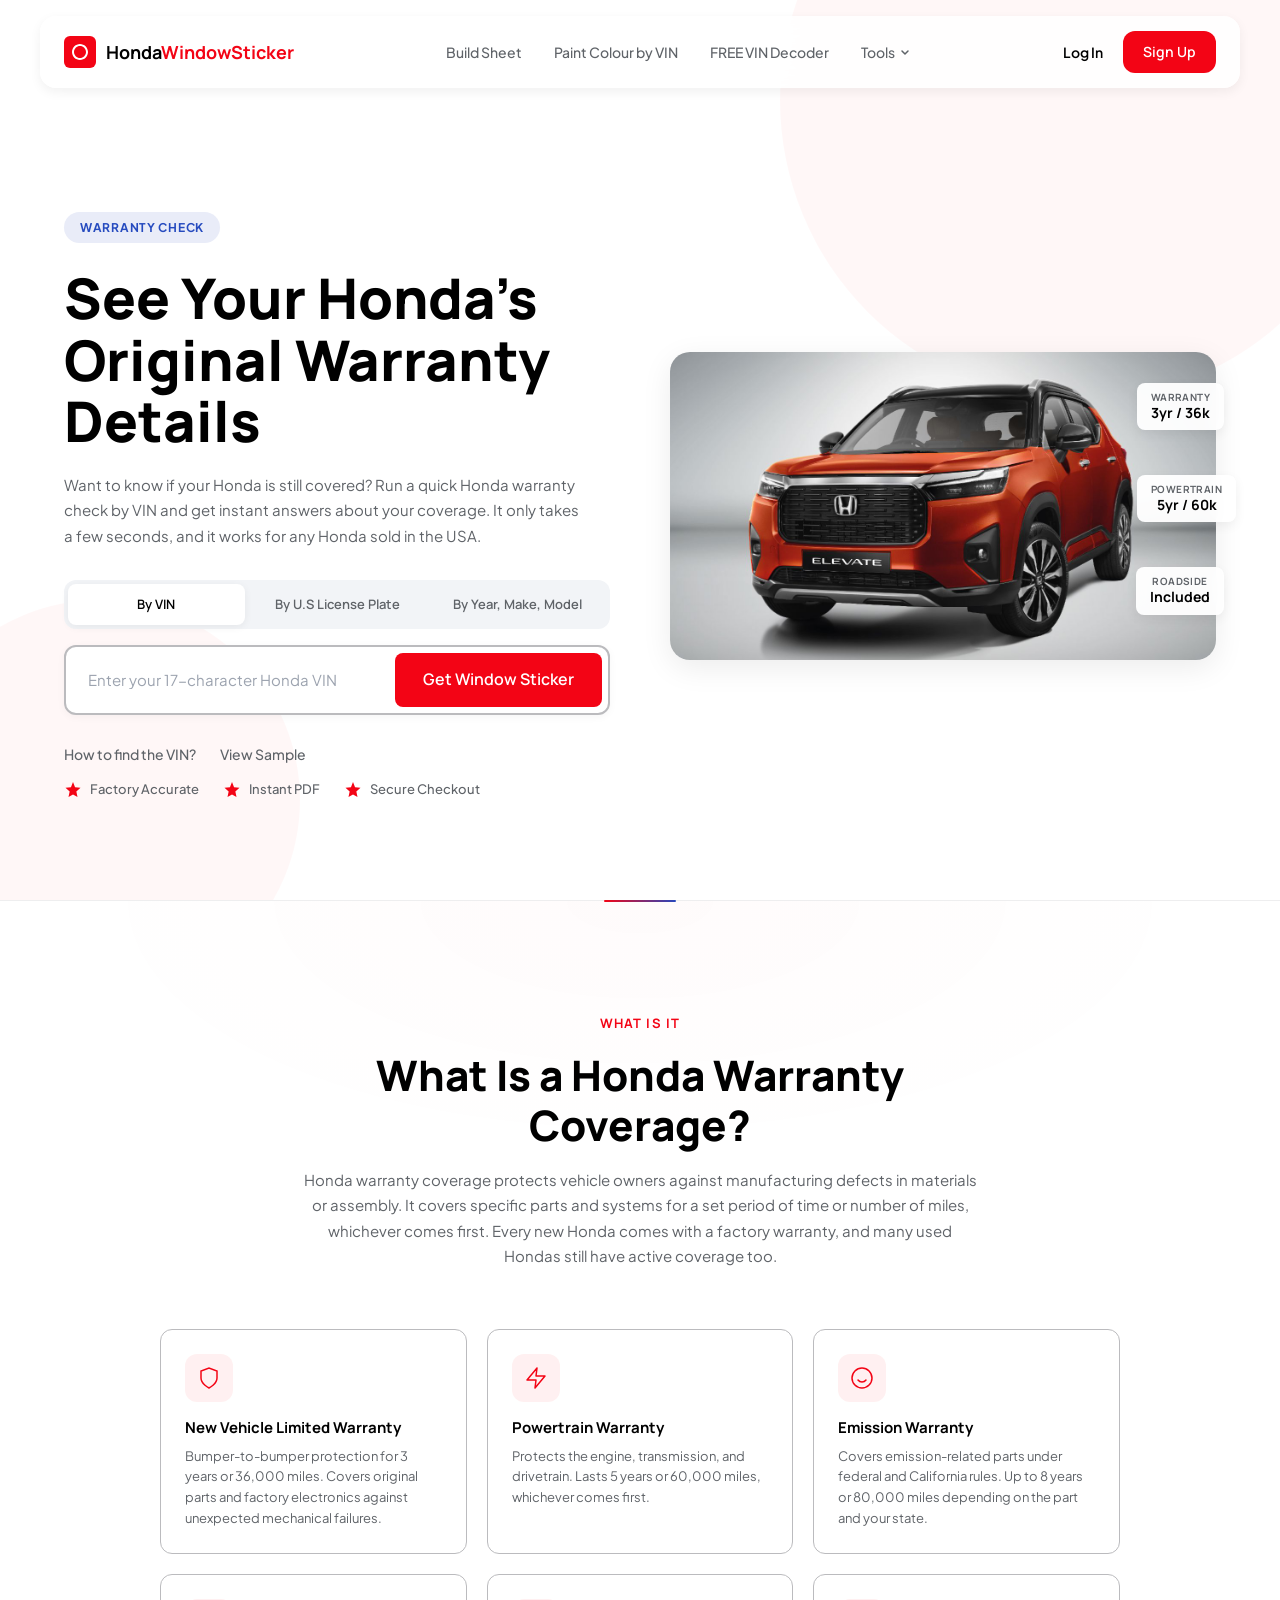
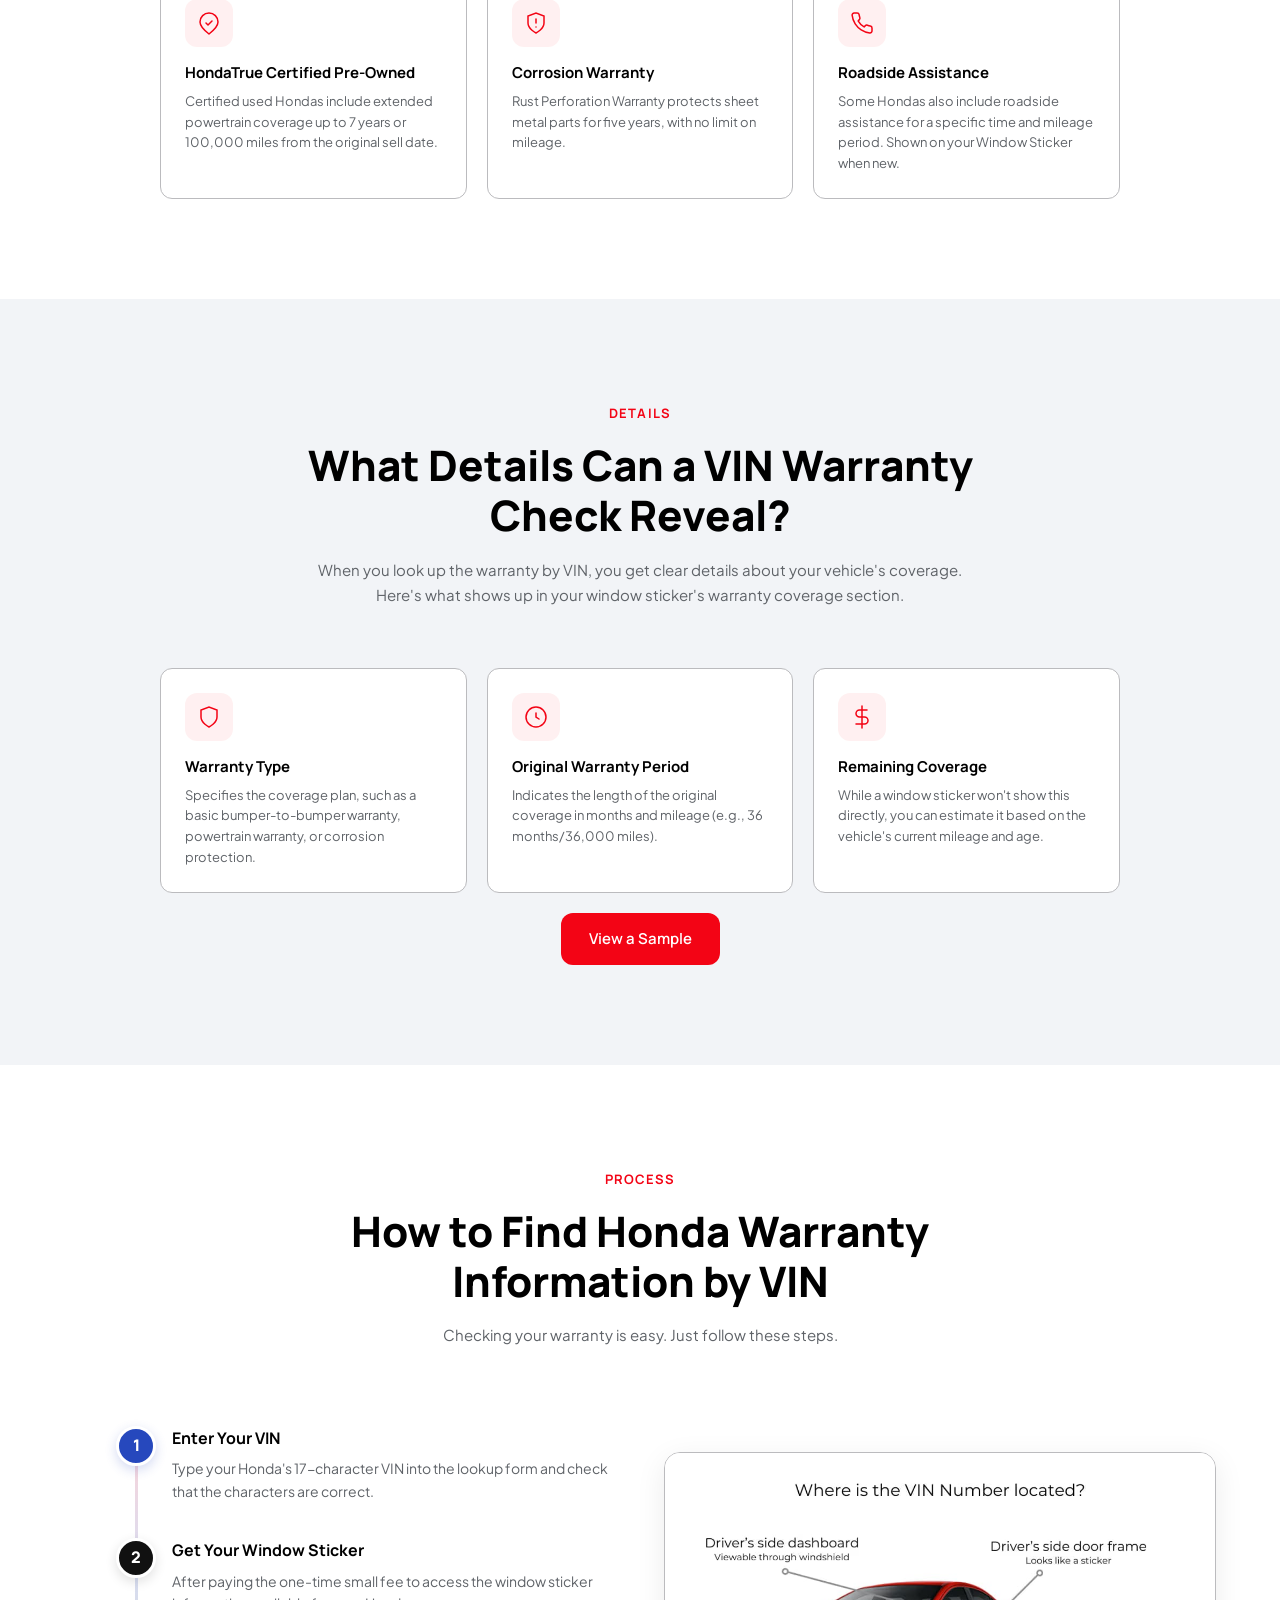
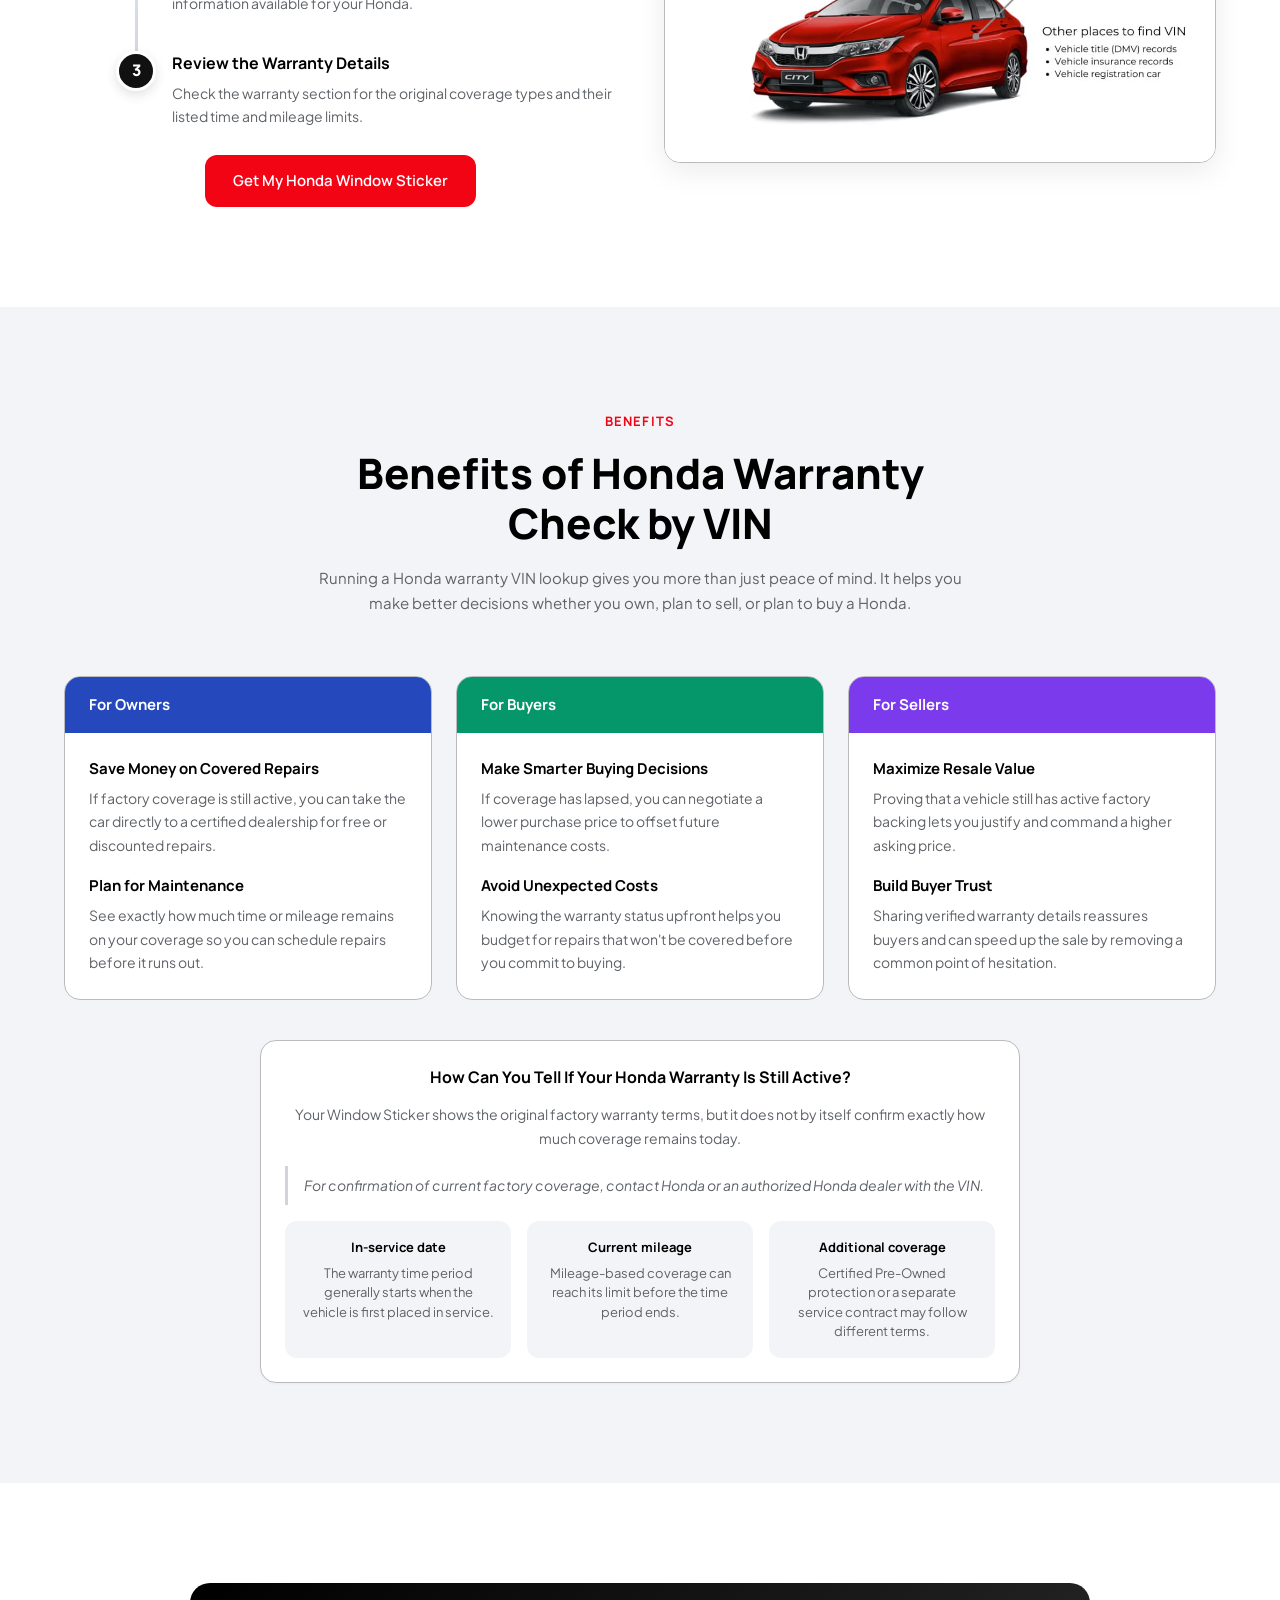
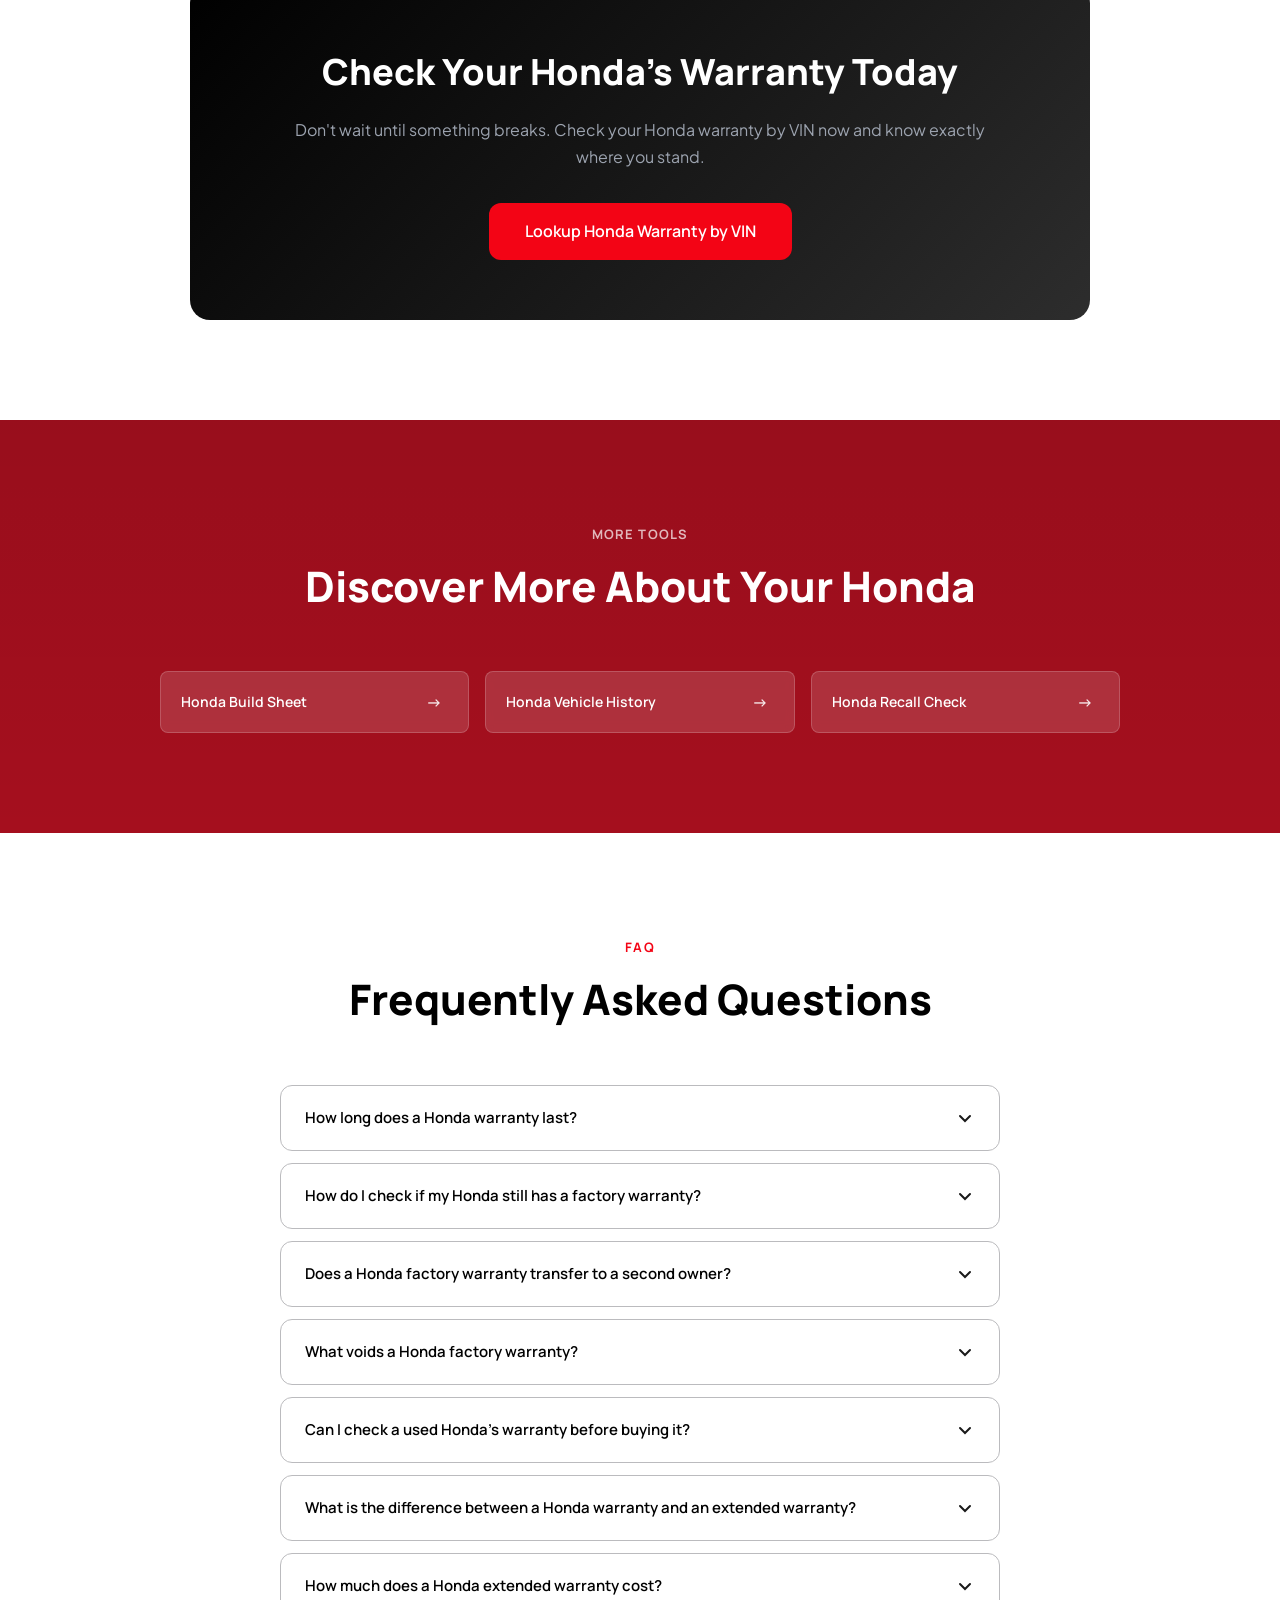
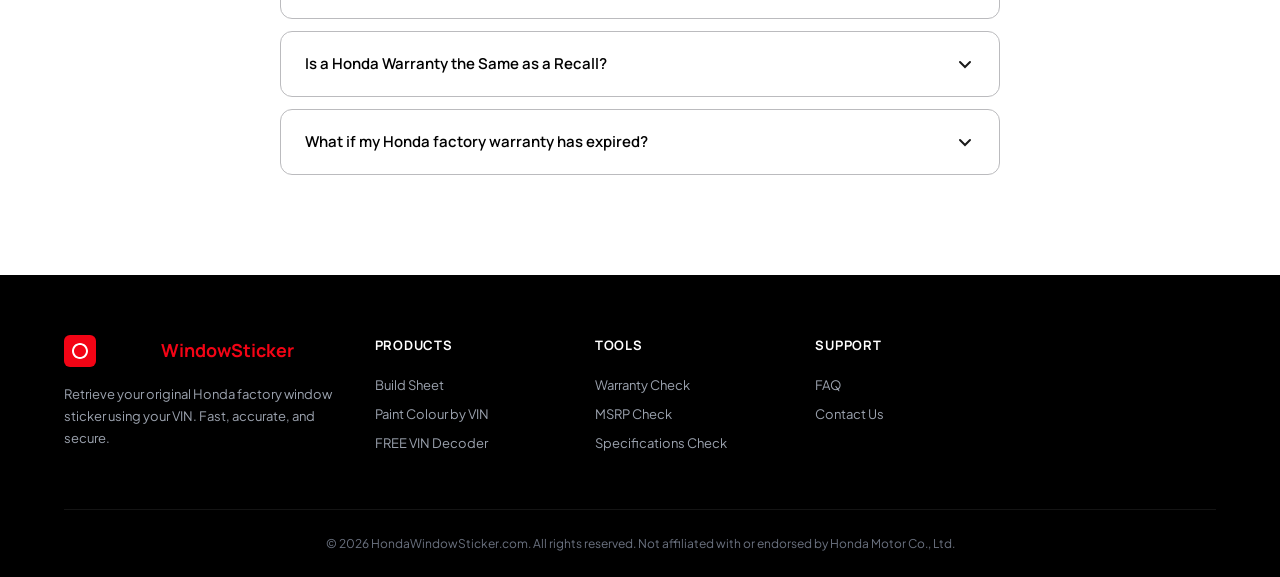
<file: warranty-check-by-vin.html>
﻿<!DOCTYPE html>
<html lang="en">
<head>
  <meta charset="UTF-8">
  <meta name="viewport" content="width=device-width, initial-scale=1.0">
  <title>Honda Warranty by VIN: View Original Coverage Details</title>
  <meta name="description" content="Run a quick Honda warranty check by VIN and get instant answers about your coverage. Works for any Honda sold in the USA.">
  <link rel="preconnect" href="https://fonts.googleapis.com">
  <link rel="preconnect" href="https://fonts.gstatic.com" crossorigin>
  <link href="https://fonts.googleapis.com/css2?family=Manrope:wght@500;600;700;800&family=Plus+Jakarta+Sans:wght@400;500;600;700&display=swap" rel="stylesheet">
  <link rel="stylesheet" href="css/styles.css">
  <style>
    .warranty-active__grid { display:grid; grid-template-columns:repeat(3,1fr); gap:16px; margin-top:16px }
    .warranty-grid { display:grid; grid-template-columns:repeat(3,1fr); gap:20px; max-width:960px; margin:0 auto; grid-auto-rows:1fr }
    .warranty-card { background:#fff; border:1px solid var(--border); border-radius:var(--radius-md); padding:24px; transition:var(--transition); position:relative; overflow:hidden; word-wrap:break-word; overflow-wrap:break-word; display:flex; flex-direction:column; height:100% }
    .warranty-card:hover { box-shadow:var(--shadow-md); transform:translateY(-2px); border-color:rgba(243,4,21,.12) }
    .warranty-card__icon { width:48px; height:48px; display:flex; align-items:center; justify-content:center; background:rgba(243,4,21,.06); border-radius:12px; margin-bottom:14px }
    .warranty-card__title { font-family:var(--font-heading); font-size:15px; font-weight:700; color:var(--text); margin-bottom:6px }
    .warranty-card__desc { font-size:13px; color:var(--text-secondary); line-height:1.6; margin:0 }
    .warranty-card__badge { display:inline-block; font-size:11px; font-weight:700; letter-spacing:.04em; text-transform:uppercase; color:var(--accent); background:rgba(38,72,189,.08); padding:3px 8px; border-radius:4px; margin-bottom:10px }
    @media (max-width:768px) {
      .warranty-active__grid { grid-template-columns:1fr !important }
      .warranty-grid { grid-template-columns:1fr !important }
      #benefits .use-cases__grid { grid-template-columns:1fr !important }
    }
  </style>
</head>
<body>
  <nav class="nav" id="nav">
    <div class="nav__container">
      <a href="index.html" class="nav__logo">
        <svg class="nav__logo-icon" viewBox="0 0 32 32" fill="none">
          <rect width="32" height="32" rx="6" fill="#F30415"/>
          <path d="M16 8c-4.4 0-8 3.6-8 8s3.6 8 8 8 8-3.6 8-8-3.6-8-8-8zm0 14c-3.3 0-6-2.7-6-6s2.7-6 6-6 6 2.7 6 6-2.7 6-6 6z" fill="#fff"/>
          <path d="M16 11l-2 5h4l-2 5" stroke="#F30415" stroke-width="1.5" stroke-linecap="round" stroke-linejoin="round" fill="none"/>
        </svg>
        <span class="nav__logo-text">Honda<span class="nav__logo-accent">WindowSticker</span></span>
      </a>
      <div class="nav__menu" id="navMenu">
        <a href="build-sheet-by-vin.html" class="nav__link">Build Sheet</a>
        <a href="paint-color-by-vin.html" class="nav__link">Paint Colour by VIN</a>
        <a href="vin-decoder.html" class="nav__link">FREE VIN Decoder</a>
        <div class="nav__dropdown">
          <a href="#" class="nav__link nav__link--dropdown" id="servicesToggle">
            Tools
            <svg width="12" height="12" viewBox="0 0 12 12" fill="none"><path d="M3 5l3 3 3-3" stroke="currentColor" stroke-width="1.5" stroke-linecap="round" stroke-linejoin="round"/></svg>
          </a>
          <div class="nav__mega" id="navMega">
            <div class="nav__mega-grid">
              <a href="warranty-check-by-vin.html" class="nav__mega-item" data-service>
                <div class="nav__mega-icon">
                  <svg width="22" height="22" viewBox="0 0 28 28" fill="none"><path d="M12 22s8-4 8-10V5l-8-3-8 3v7c0 6 8 10 8 10z" stroke="#F30415" stroke-width="1.5" fill="none"/><path d="M9 12l2 2 4-4" stroke="#F30415" stroke-width="1.5" stroke-linecap="round" stroke-linejoin="round"/></svg>
                </div>
                <div class="nav__mega-text">
                  <span class="nav__mega-title">Warranty Check</span>
                  <span class="nav__mega-desc">Check warranty status by VIN</span>
                </div>
              </a>
              <a href="msrp-by-vin.html" class="nav__mega-item" data-service>
                <div class="nav__mega-icon">
                  <svg width="22" height="22" viewBox="0 0 28 28" fill="none"><path d="M12 1v22M17 5H9.5a3.5 3.5 0 000 7h5a3.5 3.5 0 010 7H6" stroke="#F30415" stroke-width="1.5" stroke-linecap="round" stroke-linejoin="round"/></svg>
                </div>
                <div class="nav__mega-text">
                  <span class="nav__mega-title">MSRP Check</span>
                  <span class="nav__mega-desc">Check original MSRP by VIN</span>
                </div>
              </a>
              <a href="specifications-by-vin.html" class="nav__mega-item" data-service>
                <div class="nav__mega-icon">
                  <svg width="22" height="22" viewBox="0 0 28 28" fill="none"><path d="M9 5H7a2 2 0 00-2 2v12a2 2 0 002 2h10a2 2 0 002-2V7a2 2 0 00-2-2h-2M9 5a2 2 0 002 2h2a2 2 0 002-2M9 5a2 2 0 012-2h2a2 2 0 012 2" stroke="#F30415" stroke-width="1.5" stroke-linecap="round"/></svg>
                </div>
                <div class="nav__mega-text">
                  <span class="nav__mega-title">Specifications Check</span>
                  <span class="nav__mega-desc">View factory specifications</span>
                </div>
              </a>
            </div>
          </div>
        </div>
        <div class="nav__menu-divider"></div>
        <a href="#login" class="nav__link nav__menu-login">Log In</a>
        <a href="#signup" class="btn btn--primary btn--sm nav__menu-signup">Sign Up</a>
      </div>
      <div class="nav__actions">
        <a href="#login" class="nav__link nav__link--login">Log In</a>
        <a href="#signup" class="btn btn--primary btn--sm">Sign Up</a>
        <button class="nav__hamburger" id="hamburger" aria-label="Menu">
          <span></span><span></span><span></span>
        </button>
      </div>
    </div>
  </nav>

  <!-- HERO -->
  <section class="hero" id="hero">
    <div class="hero__bg">
      <div class="hero__shape hero__shape--1"></div>
      <div class="hero__shape hero__shape--2"></div>
      <div class="hero__shape hero__shape--3"></div>
    </div>
    <div class="container hero__container">
      <div class="hero__content">
        <span class="hero__badge" style="background:#E9ECF8;color:#264BBF">Warranty Check</span>
        <h1 class="hero__title">See Your Honda's Original Warranty Details</h1>
        <p class="hero__subtitle">Want to know if your Honda is still covered? Run a quick Honda warranty check by VIN and get instant answers about your coverage. It only takes a few seconds, and it works for any Honda sold in the USA.</p>
        <div class="hero__tabs" style="margin-bottom:0">
          <div class="hero__tabs-nav">
            <button class="hero__tab active" data-tab="vin">By VIN</button>
            <button class="hero__tab" data-tab="plate">By U.S License Plate</button>
            <button class="hero__tab" data-tab="ymm">By Year, Make, Model</button>
          </div>
          <div class="hero__tabs-body">
            <div class="hero__tab-panel active" data-panel="vin">
              <div class="hero__search-input-wrap">
                <input type="text" class="hero__search-input" placeholder="Enter your 17-character Honda VIN" maxlength="17" id="vinInput">
                <button class="hero__search-btn btn btn--primary" id="searchBtn">Get Window Sticker</button>
              </div>
              <div class="hero__search-helpers">
                <a href="#" class="hero__sample">How to find the VIN?</a>
                <a href="#" class="hero__sample">View Sample</a>
              </div>
            </div>
            <div class="hero__tab-panel" data-panel="plate">
              <div class="hero__search-row">
                <input type="text" class="hero__search-input" placeholder="Enter License Plate" maxlength="8" id="plateInput">
                <select class="hero__search-select" id="plateState">
                  <option value="">Select State</option>
                  <option>Alabama</option><option>Alaska</option><option>Arizona</option><option>California</option><option>Colorado</option><option>Connecticut</option><option>Delaware</option><option>Florida</option><option>Georgia</option><option>Hawaii</option><option>Idaho</option><option>Illinois</option><option>Indiana</option><option>Iowa</option><option>Kansas</option><option>Kentucky</option><option>Louisiana</option><option>Maine</option><option>Maryland</option><option>Massachusetts</option><option>Michigan</option><option>Minnesota</option><option>Mississippi</option><option>Missouri</option><option>Montana</option><option>Nebraska</option><option>Nevada</option><option>New Hampshire</option><option>New Jersey</option><option>New Mexico</option><option>New York</option><option>North Carolina</option><option>North Dakota</option><option>Ohio</option><option>Oklahoma</option><option>Oregon</option><option>Pennsylvania</option><option>Rhode Island</option><option>South Carolina</option><option>South Dakota</option><option>Tennessee</option><option>Texas</option><option>Utah</option><option>Vermont</option><option>Virginia</option><option>Washington</option><option>West Virginia</option><option>Wisconsin</option><option>Wyoming</option>
                </select>
              </div>
              <button class="hero__search-btn btn btn--primary" id="plateBtn" style="width:100%;margin-top:8px">Get Window Sticker</button>
              <div class="hero__search-helpers">
                <a href="#" class="hero__sample">How to find the VIN?</a>
                <a href="#" class="hero__sample">View Sample</a>
              </div>
            </div>
            <div class="hero__tab-panel" data-panel="ymm">
              <div class="hero__search-row">
                <select class="hero__search-select" id="ymmYear"><option value="">Select Year</option><option>2025</option><option>2024</option><option>2023</option><option>2022</option><option>2021</option><option>2020</option><option>2019</option><option>2018</option><option>2017</option><option>2016</option><option>2015</option><option>2014</option><option>2013</option><option>2012</option><option>2011</option><option>2010</option><option>2009</option><option>2008</option><option>2007</option><option>2006</option><option>2005</option><option>2004</option><option>2003</option><option>2002</option><option>2001</option><option>2000</option></select>
                <select class="hero__search-select" id="ymmMake" disabled><option value="">Select Make</option></select>
              </div>
              <div class="hero__search-row" style="margin-top:8px">
                <select class="hero__search-select" id="ymmModel" disabled><option value="">Select Model</option></select>
                <input type="email" class="hero__search-input" placeholder="Enter Your Email" id="ymmEmail">
              </div>
              <div class="hero__search-row hero__search-row--promo" style="margin-top:8px">
                <div class="hero__search-input-wrap hero__search-input-wrap--promo">
                  <input type="tel" class="hero__search-input" placeholder="Enter Phone for" id="ymmPhone">
                  <span class="hero__promo-badge">10% off</span>
                </div>
              </div>
              <button class="hero__search-btn btn btn--primary" id="ymmBtn" style="width:100%;margin-top:8px">Get Window Sticker</button>
              <div class="hero__search-helpers">
                <a href="#" class="hero__sample">How to find the VIN?</a>
                <a href="#" class="hero__sample">View Sample</a>
              </div>
            </div>
          </div>
        </div>
        <div class="hero__trust" style="margin-top:14px">
          <div class="hero__trust-item">
            <svg width="18" height="18" viewBox="0 0 18 18" fill="none"><path d="M9 1L11.05 6.2l5.45.5-4.15 3.7L13.5 16 9 13.5 4.5 16l1.15-5.6L1.5 6.7l5.45-.5L9 1z" fill="#F30415"/></svg>
            <span>Factory Accurate</span>
          </div>
          <div class="hero__trust-item">
            <svg width="18" height="18" viewBox="0 0 18 18" fill="none"><path d="M9 1L11.05 6.2l5.45.5-4.15 3.7L13.5 16 9 13.5 4.5 16l1.15-5.6L1.5 6.7l5.45-.5L9 1z" fill="#F30415"/></svg>
            <span>Instant PDF</span>
          </div>
          <div class="hero__trust-item">
            <svg width="18" height="18" viewBox="0 0 18 18" fill="none"><path d="M9 1L11.05 6.2l5.45.5-4.15 3.7L13.5 16 9 13.5 4.5 16l1.15-5.6L1.5 6.7l5.45-.5L9 1z" fill="#F30415"/></svg>
            <span>Secure Checkout</span>
          </div>
        </div>
      </div>
      <div class="hero__visual">
        <div class="hero__image-wrapper">
          <div class="hero__car-glow"></div>
          <img src="assets/images/Honda_Elevate_1_0e35d0dc4b.jpg" alt="Honda Warranty Coverage" class="hero__car-img" loading="lazy">
          <div class="hero__badge-float hero__badge-float--1">
            <strong>Warranty</strong>
            <span>3yr / 36k</span>
          </div>
          <div class="hero__badge-float hero__badge-float--2">
            <strong>Powertrain</strong>
            <span>5yr / 60k</span>
          </div>
          <div class="hero__badge-float hero__badge-float--3">
            <strong>Roadside</strong>
            <span>Included</span>
          </div>
        </div>
      </div>
    </div>
  </section>

  <!-- WHAT IS WARRANTY -->
  <section class="what section" id="what">
    <div class="container">
      <div class="section__header fade-up">
        <span class="section__tag">What Is It</span>
        <h2 class="section__title">What Is a Honda Warranty Coverage?</h2>
        <p class="section__desc">Honda warranty coverage protects vehicle owners against manufacturing defects in materials or assembly. It covers specific parts and systems for a set period of time or number of miles, whichever comes first. Every new Honda comes with a factory warranty, and many used Hondas still have active coverage too.</p>
      </div>
      <div class="warranty-grid fade-up">
        <div class="warranty-card">
          <div class="warranty-card__icon">
            <svg width="24" height="24" viewBox="0 0 24 24" fill="none"><path d="M12 22s8-4 8-10V5l-8-3-8 3v7c0 6 8 10 8 10z" stroke="#F30415" stroke-width="1.5"/></svg>
          </div>
          <h4 class="warranty-card__title">New Vehicle Limited Warranty</h4>
          <p class="warranty-card__desc">Bumper-to-bumper protection for 3 years or 36,000 miles. Covers original parts and factory electronics against unexpected mechanical failures.</p>
        </div>
        <div class="warranty-card">
          <div class="warranty-card__icon">
            <svg width="24" height="24" viewBox="0 0 24 24" fill="none"><path d="M13 2L3 14h9l-1 8 10-12h-9l1-8z" stroke="#F30415" stroke-width="1.5" stroke-linecap="round" stroke-linejoin="round"/></svg>
          </div>
          <h4 class="warranty-card__title">Powertrain Warranty</h4>
          <p class="warranty-card__desc">Protects the engine, transmission, and drivetrain. Lasts 5 years or 60,000 miles, whichever comes first.</p>
        </div>
        <div class="warranty-card">
          <div class="warranty-card__icon">
            <svg width="24" height="24" viewBox="0 0 24 24" fill="none"><path d="M12 22c5.5 0 10-4.5 10-10S17.5 2 12 2 2 6.5 2 12s4.5 10 10 10z" stroke="#F30415" stroke-width="1.5"/><path d="M8 14s1.5 2 4 2 4-2 4-2" stroke="#F30415" stroke-width="1.5" stroke-linecap="round"/></svg>
          </div>
          <h4 class="warranty-card__title">Emission Warranty</h4>
          <p class="warranty-card__desc">Covers emission-related parts under federal and California rules. Up to 8 years or 80,000 miles depending on the part and your state.</p>
        </div>
        <div class="warranty-card">
          <div class="warranty-card__icon">
            <svg width="24" height="24" viewBox="0 0 24 24" fill="none"><path d="M9 12l2 2 4-4M12 2a9 9 0 019 9c0 5-9 12-9 12S3 16 3 11a9 9 0 019-9z" stroke="#F30415" stroke-width="1.5" stroke-linecap="round" stroke-linejoin="round"/></svg>
          </div>
          <h4 class="warranty-card__title">HondaTrue Certified Pre-Owned</h4>
          <p class="warranty-card__desc">Certified used Hondas include extended powertrain coverage up to 7 years or 100,000 miles from the original sell date.</p>
        </div>
        <div class="warranty-card">
          <div class="warranty-card__icon">
            <svg width="24" height="24" viewBox="0 0 24 24" fill="none"><path d="M12 22s8-4 8-10V5l-8-3-8 3v7c0 6 8 10 8 10z" stroke="#F30415" stroke-width="1.5"/><path d="M12 8v4M12 16h.01" stroke="#F30415" stroke-width="1.5" stroke-linecap="round"/></svg>
          </div>
          <h4 class="warranty-card__title">Corrosion Warranty</h4>
          <p class="warranty-card__desc">Rust Perforation Warranty protects sheet metal parts for five years, with no limit on mileage.</p>
        </div>
        <div class="warranty-card">
          <div class="warranty-card__icon">
            <svg width="24" height="24" viewBox="0 0 24 24" fill="none"><path d="M22 16.92v3a2 2 0 01-2.18 2 19.79 19.79 0 01-8.63-3.07 19.5 19.5 0 01-6-6 19.79 19.79 0 01-3.07-8.67A2 2 0 014.11 2h3a2 2 0 012 1.72c.127.96.361 1.903.7 2.81a2 2 0 01-.45 2.11L8.09 9.91a16 16 0 006 6l1.27-1.27a2 2 0 012.11-.45c.907.339 1.85.573 2.81.7A2 2 0 0122 16.92z" stroke="#F30415" stroke-width="1.5" stroke-linecap="round" stroke-linejoin="round"/></svg>
          </div>
          <h4 class="warranty-card__title">Roadside Assistance</h4>
          <p class="warranty-card__desc">Some Hondas also include roadside assistance for a specific time and mileage period. Shown on your Window Sticker when new.</p>
        </div>
      </div>
    </div>
  </section>

  <!-- WHAT IT REVEALS -->
  <section class="section section--alt" id="reveals">
    <div class="container">
      <div class="section__header fade-up">
        <span class="section__tag">Details</span>
        <h2 class="section__title">What Details Can a VIN Warranty Check Reveal?</h2>
        <p class="section__desc">When you look up the warranty by VIN, you get clear details about your vehicle's coverage. Here's what shows up in your window sticker's warranty coverage section.</p>
      </div>
      <div class="warranty-grid fade-up">
        <div class="warranty-card">
          <div class="warranty-card__icon">
            <svg width="24" height="24" viewBox="0 0 24 24" fill="none"><path d="M12 22s8-4 8-10V5l-8-3-8 3v7c0 6 8 10 8 10z" stroke="#F30415" stroke-width="1.5"/></svg>
          </div>
          <h4 class="warranty-card__title">Warranty Type</h4>
          <p class="warranty-card__desc">Specifies the coverage plan, such as a basic bumper-to-bumper warranty, powertrain warranty, or corrosion protection.</p>
        </div>
        <div class="warranty-card">
          <div class="warranty-card__icon">
            <svg width="24" height="24" viewBox="0 0 24 24" fill="none"><circle cx="12" cy="12" r="10" stroke="#F30415" stroke-width="1.5"/><path d="M12 8v4l3 2" stroke="#F30415" stroke-width="1.5" stroke-linecap="round"/></svg>
          </div>
          <h4 class="warranty-card__title">Original Warranty Period</h4>
          <p class="warranty-card__desc">Indicates the length of the original coverage in months and mileage (e.g., 36 months/36,000 miles).</p>
        </div>
        <div class="warranty-card">
          <div class="warranty-card__icon">
            <svg width="24" height="24" viewBox="0 0 24 24" fill="none"><path d="M12 1v22M17 5H9.5a3.5 3.5 0 000 7h5a3.5 3.5 0 010 7H6" stroke="#F30415" stroke-width="1.5" stroke-linecap="round" stroke-linejoin="round"/></svg>
          </div>
          <h4 class="warranty-card__title">Remaining Coverage</h4>
          <p class="warranty-card__desc">While a window sticker won't show this directly, you can estimate it based on the vehicle's current mileage and age.</p>
        </div>
      </div>
      <div style="text-align:center; margin-top:20px" class="fade-up">
        <a href="#" class="btn btn--primary btn--md">View a Sample</a>
      </div>
    </div>
  </section>

  <!-- HOW TO FIND -->
  <section class="how section" id="how">
    <div class="container">
      <div class="section__header fade-up">
        <span class="section__tag">Process</span>
        <h2 class="section__title">How to Find Honda Warranty Information by VIN</h2>
        <p class="section__desc">Checking your warranty is easy. Just follow these steps.</p>
      </div>
      <div class="how__layout how__layout--bridge fade-up">
        <div class="how__steps-side">
          <div class="how__bridge-plain">
            <div class="how__bridge-vline" aria-hidden="true"></div>
            <div class="how__bridge-plain-step">
              <div class="how__bridge-plain-num">1</div>
              <div>
                <h3 class="how__bridge-plain-title">Enter Your VIN</h3>
                <p class="how__bridge-plain-desc">Type your Honda's 17-character VIN into the lookup form and check that the characters are correct.</p>
              </div>
            </div>
            <div class="how__bridge-plain-step">
              <div class="how__bridge-plain-num">2</div>
              <div>
                <h3 class="how__bridge-plain-title">Get Your Window Sticker</h3>
                <p class="how__bridge-plain-desc">After paying the one-time small fee to access the window sticker information available for your Honda.</p>
              </div>
            </div>
            <div class="how__bridge-plain-step">
              <div class="how__bridge-plain-num">3</div>
              <div>
                <h3 class="how__bridge-plain-title">Review the Warranty Details</h3>
                <p class="how__bridge-plain-desc">Check the warranty section for the original coverage types and their listed time and mileage limits.</p>
              </div>
            </div>
          </div>
          <div style="text-align:center; margin-top:28px">
            <a href="#hero" class="btn btn--primary btn--md">Get My Honda Window Sticker</a>
          </div>
        </div>
        <div class="how__visual how__visual--side fade-up">
          <img src="assets/images/honda-vin-location-1024x576.jpg" alt="Honda VIN Location - Dashboard and Driver Door Frame" loading="lazy">
        </div>
      </div>
    </div>
  </section>

  <!-- BENEFITS — 3 CARDS SIDE BY SIDE -->
  <section class="use-cases section section--alt" id="benefits">
    <div class="container">
      <div class="section__header fade-up">
        <span class="section__tag">Benefits</span>
        <h2 class="section__title">Benefits of Honda Warranty Check by VIN</h2>
        <p class="section__desc">Running a Honda warranty VIN lookup gives you more than just peace of mind. It helps you make better decisions whether you own, plan to sell, or plan to buy a Honda.</p>
      </div>
      <div class="use-cases__grid" style="grid-template-columns:repeat(3,1fr)">
        <div class="use-case-card fade-up">
          <div class="use-case-card__header use-case-card__header--buyer">For Owners</div>
          <div class="use-case-card__body">
            <h4 class="use-case-card__title">Save Money on Covered Repairs</h4>
            <p class="use-case-card__desc">If factory coverage is still active, you can take the car directly to a certified dealership for free or discounted repairs.</p>
            <h4 class="use-case-card__title">Plan for Maintenance</h4>
            <p class="use-case-card__desc">See exactly how much time or mileage remains on your coverage so you can schedule repairs before it runs out.</p>
          </div>
        </div>
        <div class="use-case-card fade-up">
          <div class="use-case-card__header use-case-card__header--seller">For Buyers</div>
          <div class="use-case-card__body">
            <h4 class="use-case-card__title">Make Smarter Buying Decisions</h4>
            <p class="use-case-card__desc">If coverage has lapsed, you can negotiate a lower purchase price to offset future maintenance costs.</p>
            <h4 class="use-case-card__title">Avoid Unexpected Costs</h4>
            <p class="use-case-card__desc">Knowing the warranty status upfront helps you budget for repairs that won't be covered before you commit to buying.</p>
          </div>
        </div>
        <div class="use-case-card fade-up">
          <div class="use-case-card__header use-case-card__header--dealer">For Sellers</div>
          <div class="use-case-card__body">
            <h4 class="use-case-card__title">Maximize Resale Value</h4>
            <p class="use-case-card__desc">Proving that a vehicle still has active factory backing lets you justify and command a higher asking price.</p>
            <h4 class="use-case-card__title">Build Buyer Trust</h4>
            <p class="use-case-card__desc">Sharing verified warranty details reassures buyers and can speed up the sale by removing a common point of hesitation.</p>
          </div>
        </div>
      </div>
      <div class="fade-up" style="max-width:760px; margin:40px auto 0; background:#fff; border:1px solid var(--border); border-radius:var(--radius-lg); padding:24px; box-shadow:var(--shadow-sm)">
        <h4 style="font-family:var(--font-heading); font-size:16px; font-weight:700; margin-bottom:12px; text-align:center">How Can You Tell If Your Honda Warranty Is Still Active?</h4>
        <p style="font-size:14px; color:var(--text-secondary); line-height:1.7; text-align:center; margin-bottom:16px">Your Window Sticker shows the original factory warranty terms, but it does not by itself confirm exactly how much coverage remains today.</p>
        <blockquote style="border-left:3px solid #D1D5DB; padding:8px 0 8px 16px; margin:0 0 16px; font-style:italic; color:var(--text-secondary); font-size:14px; line-height:1.6; text-align:left">For confirmation of current factory coverage, contact Honda or an authorized Honda dealer with the VIN.</blockquote>
        <div class="warranty-active__grid">
          <div style="background:var(--bg-alt); border-radius:var(--radius-md); padding:16px; text-align:center">
            <h5 style="font-family:var(--font-heading); font-size:13px; font-weight:700; margin-bottom:6px">In-service date</h5>
            <p style="font-size:13px; color:var(--text-secondary); line-height:1.5">The warranty time period generally starts when the vehicle is first placed in service.</p>
          </div>
          <div style="background:var(--bg-alt); border-radius:var(--radius-md); padding:16px; text-align:center">
            <h5 style="font-family:var(--font-heading); font-size:13px; font-weight:700; margin-bottom:6px">Current mileage</h5>
            <p style="font-size:13px; color:var(--text-secondary); line-height:1.5">Mileage-based coverage can reach its limit before the time period ends.</p>
          </div>
          <div style="background:var(--bg-alt); border-radius:var(--radius-md); padding:16px; text-align:center">
            <h5 style="font-family:var(--font-heading); font-size:13px; font-weight:700; margin-bottom:6px">Additional coverage</h5>
            <p style="font-size:13px; color:var(--text-secondary); line-height:1.5">Certified Pre-Owned protection or a separate service contract may follow different terms.</p>
          </div>
        </div>
      </div>
    </div>
  </section>

  <!-- CTA -->
  <section class="verify section" id="verify">
    <div class="container">
      <div class="verify__card fade-up">
        <h2 class="verify__title">Check Your Honda's Warranty Today</h2>
        <p class="verify__desc">Don't wait until something breaks. Check your Honda warranty by VIN now and know exactly where you stand.</p>
        <a href="#hero" class="btn btn--primary btn--lg">Lookup Honda Warranty by VIN</a>
      </div>
    </div>
  </section>

  <!-- DISCOVER MORE — RED BAR (LIKE HOME) -->
  <section class="tools-red section" id="discover-more">
    <div class="container">
      <div class="section__header fade-up">
        <span class="section__tag" style="color:rgba(255,255,255,.7)">More Tools</span>
        <h2 class="section__title" style="color:#fff">Discover More About Your Honda</h2>
      </div>
      <div class="tools-red__bar fade-up">
        <a href="build-sheet-by-vin.html" class="tool-pill"><span>Honda Build Sheet</span><span class="tool-pill__arrow">&rarr;</span></a>
        <a href="#" class="tool-pill"><span>Honda Vehicle History</span><span class="tool-pill__arrow">&rarr;</span></a>
        <a href="#" class="tool-pill"><span>Honda Recall Check</span><span class="tool-pill__arrow">&rarr;</span></a>
      </div>
    </div>
  </section>

  <!-- FAQ -->
  <section class="faq section" id="faq">
    <div class="container">
      <div class="section__header fade-up">
        <span class="section__tag">FAQ</span>
        <h2 class="section__title">Frequently Asked Questions</h2>
      </div>
      <div class="faq__list">
        <div class="faq__item fade-up">
          <button class="faq__question">
            <span>How long does a Honda warranty last?</span>
            <svg width="20" height="20" viewBox="0 0 20 20" fill="none"><path d="M5 8l5 5 5-5" stroke="#1A1A1A" stroke-width="2" stroke-linecap="round"/></svg>
          </button>
          <div class="faq__answer">
            <p>Most new Hondas come with a 3-year or 36,000-mile basic warranty. The powertrain warranty lasts 5 years or 60,000 miles. Emission coverage can run up to 8 years or 80,000 miles in some states. Coverage always ends at whichever limit comes first.</p>
          </div>
        </div>
        <div class="faq__item fade-up">
          <button class="faq__question">
            <span>How do I check if my Honda still has a factory warranty?</span>
            <svg width="20" height="20" viewBox="0 0 20 20" fill="none"><path d="M5 8l5 5 5-5" stroke="#1A1A1A" stroke-width="2" stroke-linecap="round"/></svg>
          </button>
          <div class="faq__answer">
            <p>You can check Honda warranty coverage using HondaWindowSticker.com's instant VIN lookup tool. Simply enter your 17-digit Vehicle Identification Number to view warranty limits in months and mileage. You can also call any local dealership service department and provide your VIN to confirm warranty status.</p>
          </div>
        </div>
        <div class="faq__item fade-up">
          <button class="faq__question">
            <span>Does a Honda factory warranty transfer to a second owner?</span>
            <svg width="20" height="20" viewBox="0 0 20 20" fill="none"><path d="M5 8l5 5 5-5" stroke="#1A1A1A" stroke-width="2" stroke-linecap="round"/></svg>
          </button>
          <div class="faq__answer">
            <p>Yes, the remaining time and mileage on the original factory policy transfer automatically to subsequent owners. Both the basic coverage and the powertrain coverage follow the vehicle Identification Number. No official paperwork or transfer fees are required for standard factory coverage.</p>
          </div>
        </div>
        <div class="faq__item fade-up">
          <button class="faq__question">
            <span>What voids a Honda factory warranty?</span>
            <svg width="20" height="20" viewBox="0 0 20 20" fill="none"><path d="M5 8l5 5 5-5" stroke="#1A1A1A" stroke-width="2" stroke-linecap="round"/></svg>
          </button>
          <div class="faq__answer">
            <p>A factory policy can be voided by severe vehicle neglect, altered odometers, or installing unauthorized aftermarket modification parts. Vehicles issued a salvage or flood title lose coverage automatically. Missing regular maintenance records like oil changes can also result in denied repair claims.</p>
          </div>
        </div>
        <div class="faq__item fade-up">
          <button class="faq__question">
            <span>Can I check a used Honda's warranty before buying it?</span>
            <svg width="20" height="20" viewBox="0 0 20 20" fill="none"><path d="M5 8l5 5 5-5" stroke="#1A1A1A" stroke-width="2" stroke-linecap="round"/></svg>
          </button>
          <div class="faq__answer">
            <p>Yes, and it's a smart move. Use Hondawindowsticker.com's car warranty by VIN tool before buying any used Honda. It shows whether factory coverage is still active and how much time or mileage remains. This helps you avoid unexpected repair bills after the purchase.</p>
          </div>
        </div>
        <div class="faq__item fade-up">
          <button class="faq__question">
            <span>What is the difference between a Honda warranty and an extended warranty?</span>
            <svg width="20" height="20" viewBox="0 0 20 20" fill="none"><path d="M5 8l5 5 5-5" stroke="#1A1A1A" stroke-width="2" stroke-linecap="round"/></svg>
          </button>
          <div class="faq__answer">
            <p>The factory warranty comes free with every new Honda and covers a set time or mileage. A Honda extended warranty, also called Honda Care, is purchased separately. It adds extra years or miles of protection once the factory coverage runs out.</p>
          </div>
        </div>
        <div class="faq__item fade-up">
          <button class="faq__question">
            <span>How much does a Honda extended warranty cost?</span>
            <svg width="20" height="20" viewBox="0 0 20 20" fill="none"><path d="M5 8l5 5 5-5" stroke="#1A1A1A" stroke-width="2" stroke-linecap="round"/></svg>
          </button>
          <div class="faq__answer">
            <p>An official Honda extended warranty plan generally costs between $800 and $1,800 depending on your vehicle model. Pricing depends heavily on the chosen coverage length, overall vehicle mileage, and deductible options. Buying an extended coverage plan before original factory terms expire ensures the lowest possible pricing.</p>
          </div>
        </div>
        <div class="faq__item fade-up">
          <button class="faq__question">
            <span>Is a Honda Warranty the Same as a Recall?</span>
            <svg width="20" height="20" viewBox="0 0 20 20" fill="none"><path d="M5 8l5 5 5-5" stroke="#1A1A1A" stroke-width="2" stroke-linecap="round"/></svg>
          </button>
          <div class="faq__answer">
            <p>No. A warranty provides eligible coverage within its applicable time and mileage limits, while a recall addresses a specific safety or compliance issue. A vehicle may still qualify for a recall repair even after its original factory warranty has expired.</p>
          </div>
        </div>
        <div class="faq__item fade-up">
          <button class="faq__question">
            <span>What if my Honda factory warranty has expired?</span>
            <svg width="20" height="20" viewBox="0 0 20 20" fill="none"><path d="M5 8l5 5 5-5" stroke="#1A1A1A" stroke-width="2" stroke-linecap="round"/></svg>
          </button>
          <div class="faq__answer">
            <p>Other coverage may still exist, such as Certified Pre-Owned protection or a separately purchased service contract. Check the vehicle documents or contact Honda for details specific to your VIN.</p>
          </div>
        </div>
      </div>
    </div>
  </section>

  <footer class="footer">
    <div class="container">
      <div class="footer__grid">
        <div class="footer__col footer__col--brand">
          <a href="index.html" class="nav__logo" style="margin-bottom:1rem">
            <svg class="nav__logo-icon" viewBox="0 0 32 32" fill="none">
              <rect width="32" height="32" rx="6" fill="#F30415"/>
              <path d="M16 8c-4.4 0-8 3.6-8 8s3.6 8 8 8 8-3.6 8-8-3.6-8-8-8zm0 14c-3.3 0-6-2.7-6-6s2.7-6 6-6 6 2.7 6 6-2.7 6-6 6z" fill="#fff"/>
              <path d="M16 11l-2 5h4l-2 5" stroke="#F30415" stroke-width="1.5" stroke-linecap="round" stroke-linejoin="round" fill="none"/>
            </svg>
            <span class="nav__logo-text">Honda<span class="nav__logo-accent">WindowSticker</span></span>
          </a>
          <p class="footer__desc">Retrieve your original Honda factory window sticker using your VIN. Fast, accurate, and secure.</p>
        </div>
        <div class="footer__col">
          <h4 class="footer__heading">Products</h4>
          <a href="build-sheet-by-vin.html" class="footer__link">Build Sheet</a>
          <a href="paint-color-by-vin.html" class="footer__link">Paint Colour by VIN</a>
          <a href="vin-decoder.html" class="footer__link">FREE VIN Decoder</a>
        </div>
        <div class="footer__col">
          <h4 class="footer__heading">Tools</h4>
          <a href="warranty-check-by-vin.html" class="footer__link">Warranty Check</a>
          <a href="msrp-by-vin.html" class="footer__link">MSRP Check</a>
          <a href="specifications-by-vin.html" class="footer__link">Specifications Check</a>
        </div>
        <div class="footer__col">
          <h4 class="footer__heading">Support</h4>
          <a href="index.html#faq" class="footer__link">FAQ</a>
          <a href="#" class="footer__link">Contact Us</a>
        </div>
      </div>
      <div class="footer__bottom">
        <p>&copy; 2026 HondaWindowSticker.com. All rights reserved. Not affiliated with or endorsed by Honda Motor Co., Ltd.</p>
      </div>
    </div>
  </footer>
  <script src="js/scripts.js"></script>
</body>
</html>
</file>
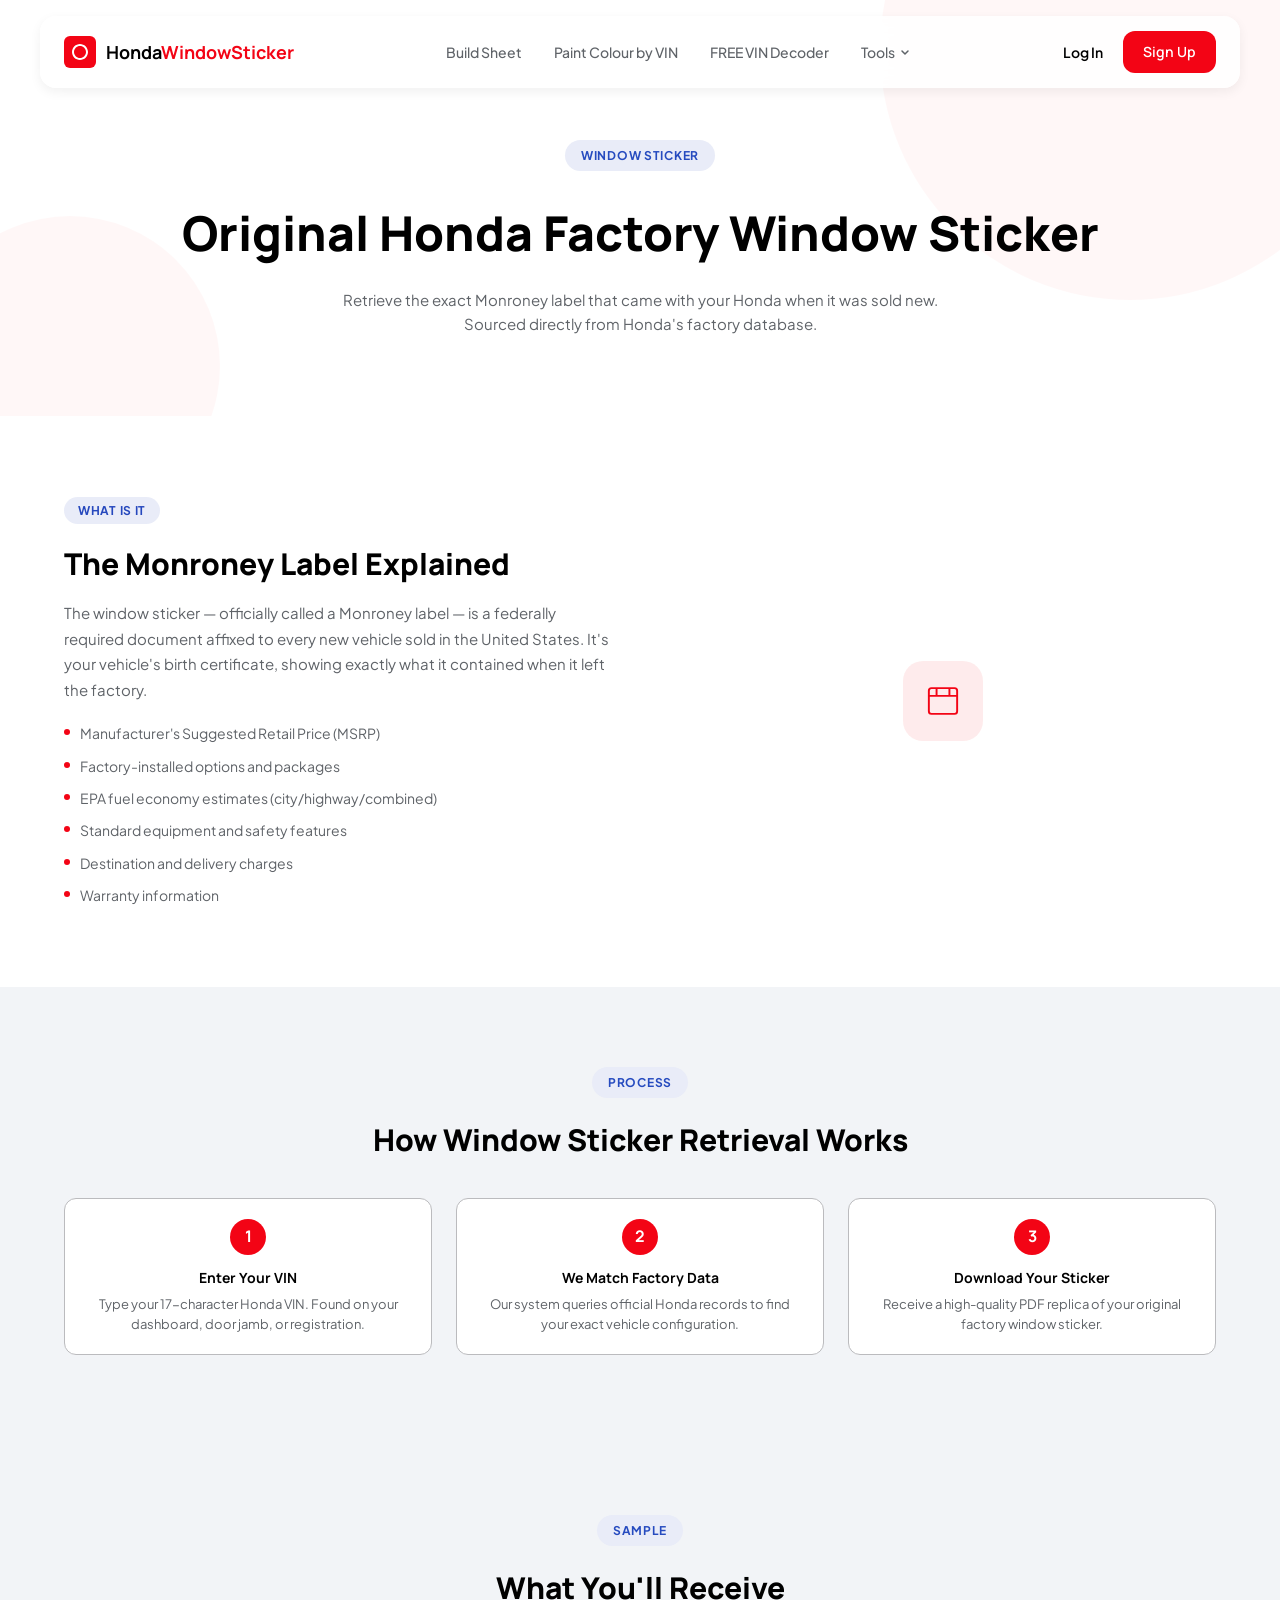
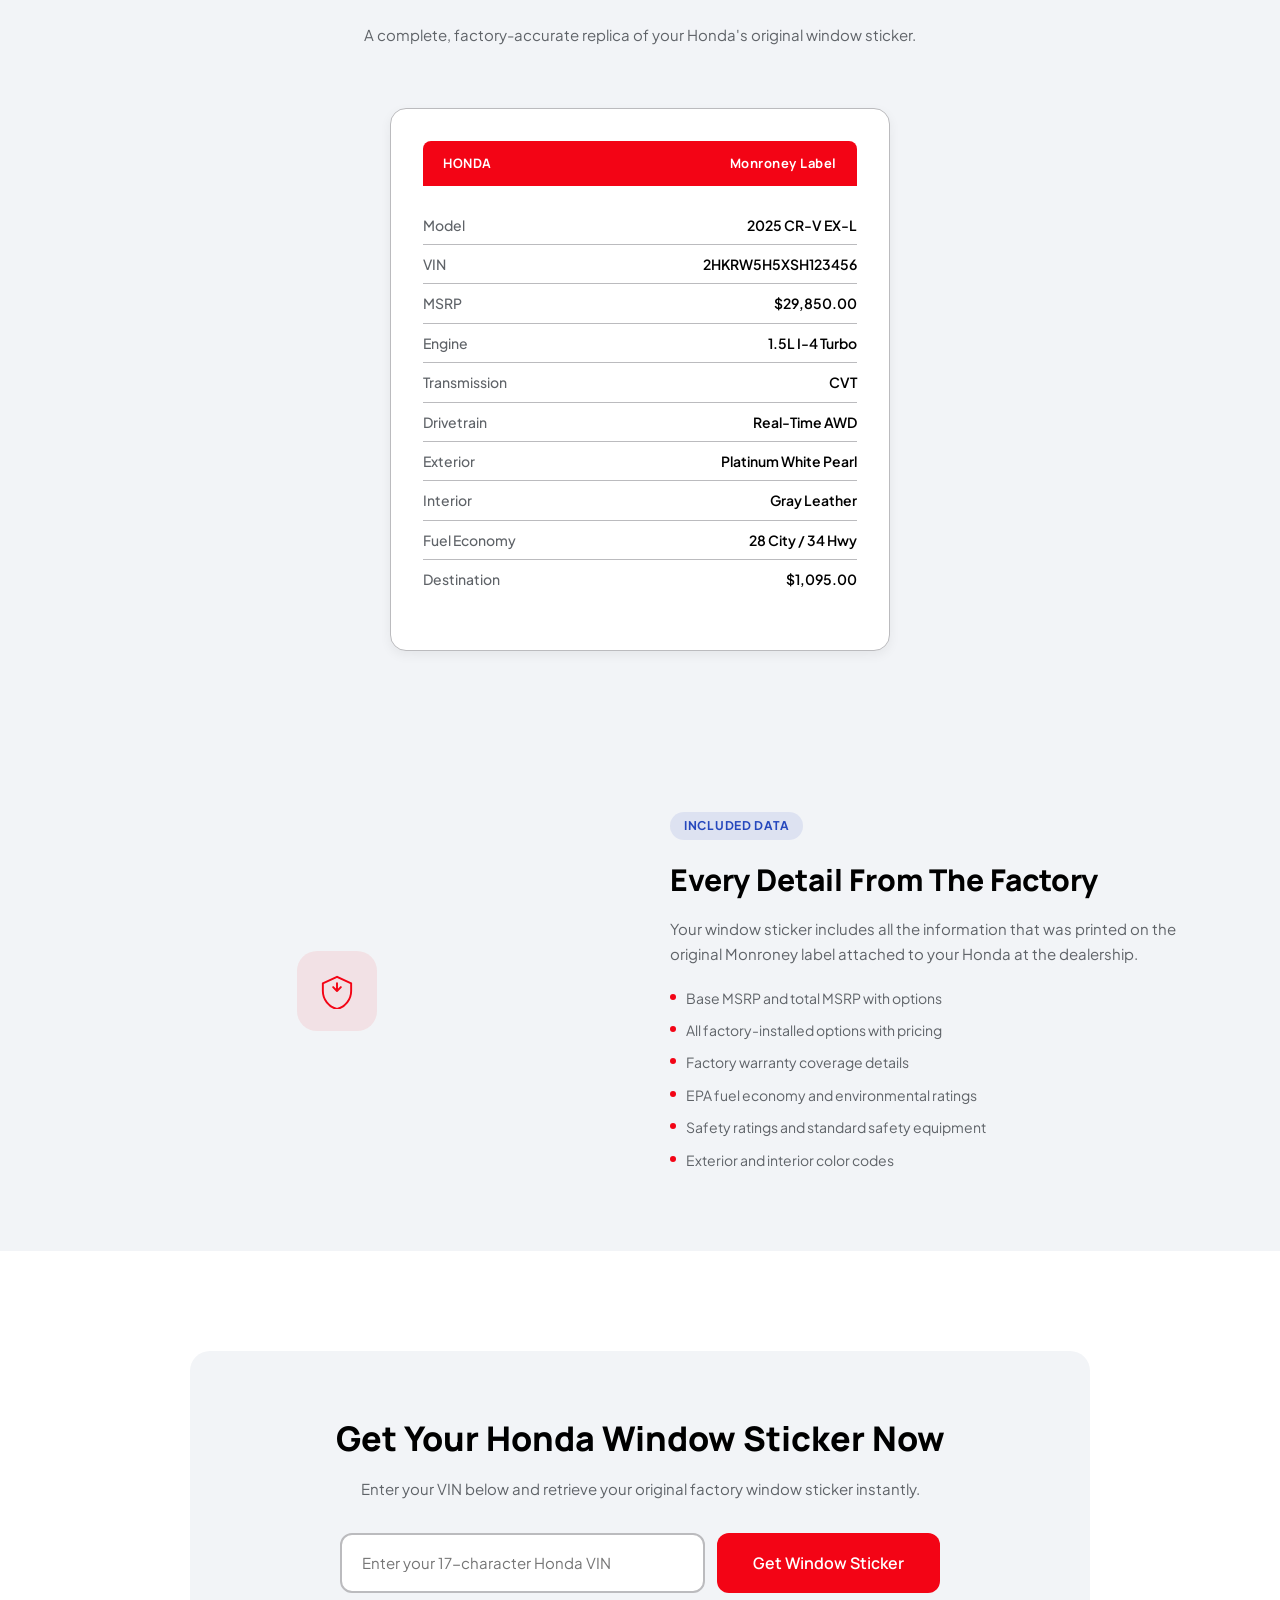
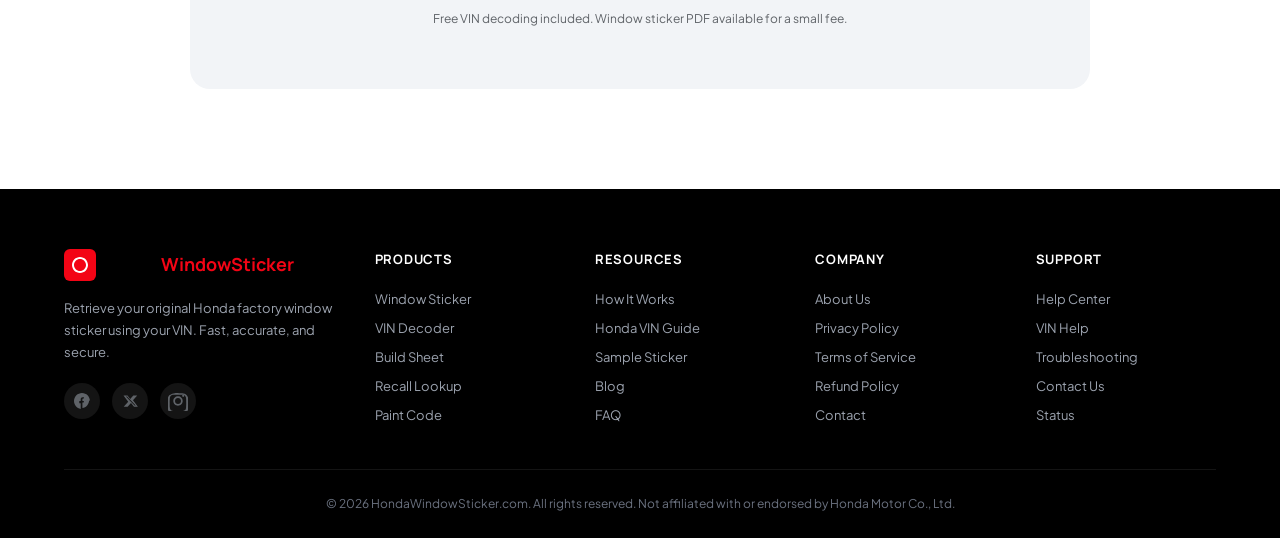
<file: window-sticker.html>
<!DOCTYPE html>
<html lang="en">
<head>
  <meta charset="UTF-8">
  <meta name="viewport" content="width=device-width, initial-scale=1.0">
  <title>Honda Window Sticker - Retrieve Your Factory Monroney Label</title>
  <meta name="description" content="Retrieve your original Honda factory window sticker (Monroney label) by VIN. See MSRP, factory options, MPG, trim, and more. Instant PDF download.">
  <link rel="preconnect" href="https://fonts.googleapis.com">
  <link rel="preconnect" href="https://fonts.gstatic.com" crossorigin>
  <link href="https://fonts.googleapis.com/css2?family=Manrope:wght@500;600;700;800&family=Plus+Jakarta+Sans:wght@400;500;600;700&display=swap" rel="stylesheet">
  <link rel="stylesheet" href="css/styles.css">
  <style>
    .page-hero { padding:140px 0 80px; background:var(--bg); text-align:center; position:relative; overflow:hidden }
    .page-hero__bg { position:absolute; inset:0; pointer-events:none }
    .page-hero__bg span { position:absolute; border-radius:50%; opacity:.03; background:var(--primary) }
    .page-hero__bg span:nth-child(1) { width:500px; height:500px; top:-200px; right:-100px }
    .page-hero__bg span:nth-child(2) { width:300px; height:300px; bottom:-100px; left:-80px }
    .page-hero__title { font-family:var(--font-heading); font-size:clamp(30px,4vw,48px); font-weight:800; color:var(--text); margin-bottom:16px }
    .page-hero__desc { font-size:clamp(15px,1.1vw,17px); color:var(--text-secondary); max-width:600px; margin:0 auto }
    .detail { padding:80px 0 }
    .detail:nth-child(even) { background:var(--bg-alt) }
    .detail__grid { display:grid; grid-template-columns:1fr 1fr; gap:60px; align-items:center }
    .detail__content { order:0 }
    .detail__visual { order:1; display:flex; justify-content:center; align-items:center }
    .detail:nth-child(even) .detail__content { order:1 }
    .detail:nth-child(even) .detail__visual { order:0 }
    .detail__tag { display:inline-block; font-size:12px; font-weight:700; letter-spacing:.06em; text-transform:uppercase; color:var(--accent); background:rgba(38,72,189,.1); padding:4px 14px; border-radius:100px; margin-bottom:16px }
    .detail__title { font-family:var(--font-heading); font-size:clamp(22px,2.5vw,30px); font-weight:800; color:var(--text); margin-bottom:12px }
    .detail__desc { font-size:15px; color:var(--text-secondary); line-height:1.7; margin-bottom:20px }
    .detail__features { list-style:none; padding:0; display:flex; flex-direction:column; gap:10px }
    .detail__features li { display:flex; align-items:flex-start; gap:10px; font-size:14px; color:var(--text-secondary) }
    .detail__features li::before { content:''; width:6px; height:6px; background:var(--primary); border-radius:50%; flex-shrink:0; margin-top:7px }
    .detail__icon-wrap { width:80px; height:80px; display:flex; align-items:center; justify-content:center; background:rgba(243,4,21,.08); border-radius:20px }
    .detail-sticker { background:#fff; border:1px solid var(--border); border-radius:var(--radius-lg); padding:24px; max-width:400px; width:100%; box-shadow:var(--shadow-md) }
    .detail-sticker__header { background:var(--primary); color:#fff; padding:10px 16px; display:flex; justify-content:space-between; font-size:12px; font-weight:700; font-family:var(--font-heading); border-radius:8px 8px 0 0; letter-spacing:.04em }
    .detail-sticker__body { padding:16px 0 }
    .detail-sticker__row { display:flex; justify-content:space-between; padding:7px 0; border-bottom:1px solid var(--border); font-size:13px }
    .detail-sticker__row:last-child { border-bottom:none }
    .detail-sticker__row span:first-child { color:var(--text-secondary); font-weight:500 }
    .detail-sticker__row span:last-child { font-weight:600; color:var(--text) }
    .detail-steps { display:flex; gap:24px; margin-top:24px }
    .detail-step { flex:1; text-align:center; padding:20px; background:var(--card); border:1px solid var(--border); border-radius:var(--radius-md) }
    .detail-step__num { width:36px; height:36px; display:flex; align-items:center; justify-content:center; background:var(--primary); color:#fff; font-family:var(--font-heading); font-size:16px; font-weight:700; border-radius:50%; margin:0 auto 12px }
    .detail-step__title { font-family:var(--font-heading); font-size:14px; font-weight:700; color:var(--text); margin-bottom:6px }
    .detail-step__desc { font-size:13px; color:var(--text-secondary); line-height:1.5 }
    .sample-section { padding:80px 0; background:var(--bg-alt); text-align:center }
    .sample-sticker { display:inline-block; background:#fff; border:1px solid var(--border); border-radius:var(--radius-lg); padding:32px; max-width:500px; width:100%; text-align:left; box-shadow:var(--shadow-md) }
    .sample-sticker__header { background:var(--primary); color:#fff; padding:12px 20px; display:flex; justify-content:space-between; font-size:13px; font-weight:700; font-family:var(--font-heading); border-radius:8px 8px 0 0; letter-spacing:.04em }
    .sample-sticker__body { padding:20px 0 }
    .sample-sticker__row { display:flex; justify-content:space-between; padding:8px 0; border-bottom:1px solid var(--border); font-size:14px }
    .sample-sticker__row:last-child { border-bottom:none }
    .sample-sticker__row span:first-child { color:var(--text-secondary); font-weight:500 }
    .sample-sticker__row span:last-child { font-weight:600; color:var(--text) }
    @media (max-width:768px) {
      .detail__grid { grid-template-columns:1fr; gap:32px }
      .detail:nth-child(even) .detail__content { order:0 }
      .detail:nth-child(even) .detail__visual { order:0 }
      .detail__visual { order:-1 }
      .detail:nth-child(even) .detail__visual { order:-1 }
      .detail-steps { flex-direction:column; gap:12px }
    }
  </style>
</head>
<body>

  <!-- NAVIGATION -->
  <nav class="nav" id="nav">
    <div class="nav__container">
      <a href="index.html" class="nav__logo">
        <svg class="nav__logo-icon" viewBox="0 0 32 32" fill="none">
          <rect width="32" height="32" rx="6" fill="#F30415"/>
          <path d="M16 8c-4.4 0-8 3.6-8 8s3.6 8 8 8 8-3.6 8-8-3.6-8-8-8zm0 14c-3.3 0-6-2.7-6-6s2.7-6 6-6 6 2.7 6 6-2.7 6-6 6z" fill="#fff"/>
          <path d="M16 11l-2 5h4l-2 5" stroke="#F30415" stroke-width="1.5" stroke-linecap="round" stroke-linejoin="round" fill="none"/>
        </svg>
        <span class="nav__logo-text">Honda<span class="nav__logo-accent">WindowSticker</span></span>
      </a>
      <div class="nav__menu" id="navMenu">
        <a href="build-sheet-by-vin.html" class="nav__link">Build Sheet</a>
        <a href="paint-color-by-vin.html" class="nav__link">Paint Colour by VIN</a>
        <a href="vin-decoder.html" class="nav__link">FREE VIN Decoder</a>
        <div class="nav__dropdown">
          <a href="#" class="nav__link nav__link--dropdown" id="servicesToggle">
            Tools
            <svg width="12" height="12" viewBox="0 0 12 12" fill="none"><path d="M3 5l3 3 3-3" stroke="currentColor" stroke-width="1.5" stroke-linecap="round" stroke-linejoin="round"/></svg>
          </a>
          <div class="nav__mega" id="navMega">
            <div class="nav__mega-grid">
              <a href="warranty-check-by-vin.html" class="nav__mega-item" data-service>
                <div class="nav__mega-icon">
                  <svg width="22" height="22" viewBox="0 0 28 28" fill="none"><path d="M12 22s8-4 8-10V5l-8-3-8 3v7c0 6 8 10 8 10z" stroke="#F30415" stroke-width="1.5" fill="none"/><path d="M9 12l2 2 4-4" stroke="#F30415" stroke-width="1.5" stroke-linecap="round" stroke-linejoin="round"/></svg>
                </div>
                <div class="nav__mega-text">
                  <span class="nav__mega-title">Warranty Check</span>
                  <span class="nav__mega-desc">Check warranty status by VIN</span>
                </div>
              </a>
              <a href="msrp-by-vin.html" class="nav__mega-item" data-service>
                <div class="nav__mega-icon">
                  <svg width="22" height="22" viewBox="0 0 28 28" fill="none"><path d="M12 1v22M17 5H9.5a3.5 3.5 0 000 7h5a3.5 3.5 0 010 7H6" stroke="#F30415" stroke-width="1.5" stroke-linecap="round" stroke-linejoin="round"/></svg>
                </div>
                <div class="nav__mega-text">
                  <span class="nav__mega-title">MSRP Check</span>
                  <span class="nav__mega-desc">Check original MSRP by VIN</span>
                </div>
              </a>
              <a href="specifications-by-vin.html" class="nav__mega-item" data-service>
                <div class="nav__mega-icon">
                  <svg width="22" height="22" viewBox="0 0 28 28" fill="none"><path d="M9 5H7a2 2 0 00-2 2v12a2 2 0 002 2h10a2 2 0 002-2V7a2 2 0 00-2-2h-2M9 5a2 2 0 002 2h2a2 2 0 002-2M9 5a2 2 0 012-2h2a2 2 0 012 2" stroke="#F30415" stroke-width="1.5" stroke-linecap="round"/></svg>
                </div>
                <div class="nav__mega-text">
                  <span class="nav__mega-title">Specifications Check</span>
                  <span class="nav__mega-desc">View factory specifications</span>
                </div>
              </a>
            </div>
          </div>
        </div>
        <div class="nav__menu-divider"></div>
        <a href="#login" class="nav__link nav__menu-login">Log In</a>
        <a href="#signup" class="btn btn--primary btn--sm nav__menu-signup">Sign Up</a>
      </div>
      <div class="nav__actions">
        <a href="#login" class="nav__link nav__link--login">Log In</a>
        <a href="#signup" class="btn btn--primary btn--sm">Sign Up</a>
        <button class="nav__hamburger" id="hamburger" aria-label="Menu">
          <span></span><span></span><span></span>
        </button>
      </div>
    </div>
  </nav>

  <!-- PAGE HERO -->
  <section class="page-hero">
    <div class="page-hero__bg">
      <span></span><span></span>
    </div>
    <div class="container fade-up">
      <span class="hero__badge" style="background:#E9ECF8;color:#264BBF">Window Sticker</span>
      <h1 class="page-hero__title">Original Honda Factory Window Sticker</h1>
      <p class="page-hero__desc">Retrieve the exact Monroney label that came with your Honda when it was sold new. Sourced directly from Honda's factory database.</p>
    </div>
  </section>

  <!-- WHAT IS A WINDOW STICKER -->
  <section class="detail" id="about">
    <div class="container">
      <div class="detail__grid fade-up">
        <div class="detail__content">
          <span class="detail__tag">What Is It</span>
          <h2 class="detail__title">The Monroney Label Explained</h2>
          <p class="detail__desc">The window sticker — officially called a Monroney label — is a federally required document affixed to every new vehicle sold in the United States. It's your vehicle's birth certificate, showing exactly what it contained when it left the factory.</p>
          <ul class="detail__features">
            <li>Manufacturer's Suggested Retail Price (MSRP)</li>
            <li>Factory-installed options and packages</li>
            <li>EPA fuel economy estimates (city/highway/combined)</li>
            <li>Standard equipment and safety features</li>
            <li>Destination and delivery charges</li>
            <li>Warranty information</li>
          </ul>
        </div>
        <div class="detail__visual">
          <div class="detail__icon-wrap">
            <svg width="36" height="36" viewBox="0 0 28 28" fill="none"><rect x="3" y="4" width="22" height="20" rx="2" stroke="#F30415" stroke-width="1.5"/><path d="M3 10h22M9 4v6M19 4v6" stroke="#F30415" stroke-width="1.5"/></svg>
          </div>
        </div>
      </div>
    </div>
  </section>

  <!-- HOW IT WORKS -->
  <section class="detail" id="how-it-works">
    <div class="container">
      <div class="section__header fade-up" style="margin-bottom:40px">
        <span class="hero__badge" style="background:#E9ECF8;color:#264BBF">Process</span>
        <h2 class="section__title" style="font-size:clamp(22px,2.5vw,30px)">How Window Sticker Retrieval Works</h2>
      </div>
      <div class="detail-steps fade-up">
        <div class="detail-step">
          <div class="detail-step__num">1</div>
          <div class="detail-step__title">Enter Your VIN</div>
          <div class="detail-step__desc">Type your 17-character Honda VIN. Found on your dashboard, door jamb, or registration.</div>
        </div>
        <div class="detail-step">
          <div class="detail-step__num">2</div>
          <div class="detail-step__title">We Match Factory Data</div>
          <div class="detail-step__desc">Our system queries official Honda records to find your exact vehicle configuration.</div>
        </div>
        <div class="detail-step">
          <div class="detail-step__num">3</div>
          <div class="detail-step__title">Download Your Sticker</div>
          <div class="detail-step__desc">Receive a high-quality PDF replica of your original factory window sticker.</div>
        </div>
      </div>
    </div>
  </section>

  <!-- SAMPLE STICKER -->
  <section class="sample-section" id="sample">
    <div class="container">
      <div class="section__header fade-up">
        <span class="hero__badge" style="background:#E9ECF8;color:#264BBF">Sample</span>
        <h2 class="section__title" style="font-size:clamp(22px,2.5vw,30px)">What You'll Receive</h2>
        <p class="section__desc">A complete, factory-accurate replica of your Honda's original window sticker.</p>
      </div>
      <div class="sample-sticker fade-up">
        <div class="sample-sticker__header">
          <span>HONDA</span>
          <span>Monroney Label</span>
        </div>
        <div class="sample-sticker__body">
          <div class="sample-sticker__row"><span>Model</span><span>2025 CR-V EX-L</span></div>
          <div class="sample-sticker__row"><span>VIN</span><span>2HKRW5H5XSH123456</span></div>
          <div class="sample-sticker__row"><span>MSRP</span><span>$29,850.00</span></div>
          <div class="sample-sticker__row"><span>Engine</span><span>1.5L I-4 Turbo</span></div>
          <div class="sample-sticker__row"><span>Transmission</span><span>CVT</span></div>
          <div class="sample-sticker__row"><span>Drivetrain</span><span>Real-Time AWD</span></div>
          <div class="sample-sticker__row"><span>Exterior</span><span>Platinum White Pearl</span></div>
          <div class="sample-sticker__row"><span>Interior</span><span>Gray Leather</span></div>
          <div class="sample-sticker__row"><span>Fuel Economy</span><span>28 City / 34 Hwy</span></div>
          <div class="sample-sticker__row"><span>Destination</span><span>$1,095.00</span></div>
        </div>
      </div>
    </div>
  </section>

  <!-- FEATURES -->
  <section class="detail" id="details">
    <div class="container">
      <div class="detail__grid fade-up">
        <div class="detail__content">
          <span class="detail__tag">Included Data</span>
          <h2 class="detail__title">Every Detail From The Factory</h2>
          <p class="detail__desc">Your window sticker includes all the information that was printed on the original Monroney label attached to your Honda at the dealership.</p>
          <ul class="detail__features">
            <li>Base MSRP and total MSRP with options</li>
            <li>All factory-installed options with pricing</li>
            <li>Factory warranty coverage details</li>
            <li>EPA fuel economy and environmental ratings</li>
            <li>Safety ratings and standard safety equipment</li>
            <li>Exterior and interior color codes</li>
          </ul>
        </div>
        <div class="detail__visual">
          <div class="detail__icon-wrap">
            <svg width="36" height="36" viewBox="0 0 28 28" fill="none"><path d="M14 3L3 8v6c0 6.5 4.5 12.5 11 14 6.5-1.5 11-7.5 11-14V8L14 3z" stroke="#F30415" stroke-width="1.5" fill="none"/><path d="M14 14l-3-3m3 3l3-3m-3 3v-6" stroke="#F30415" stroke-width="1.5" stroke-linecap="round"/></svg>
          </div>
        </div>
      </div>
    </div>
  </section>

  <!-- CTA -->
  <section class="cta section">
    <div class="container">
      <div class="cta__card fade-up">
        <h2 class="cta__title">Get Your Honda Window Sticker Now</h2>
        <p class="cta__desc">Enter your VIN below and retrieve your original factory window sticker instantly.</p>
        <div class="cta__search">
          <input type="text" class="cta__input" placeholder="Enter your 17-character Honda VIN" maxlength="17">
          <button class="btn btn--primary btn--lg cta__btn">Get Window Sticker</button>
        </div>
        <p class="cta__fineprint">Free VIN decoding included. Window sticker PDF available for a small fee.</p>
      </div>
    </div>
  </section>

  <!-- FOOTER -->
  <footer class="footer">
    <div class="container">
      <div class="footer__grid">
        <div class="footer__col footer__col--brand">
          <a href="index.html" class="nav__logo" style="margin-bottom:1rem">
            <svg class="nav__logo-icon" viewBox="0 0 32 32" fill="none">
              <rect width="32" height="32" rx="6" fill="#F30415"/>
              <path d="M16 8c-4.4 0-8 3.6-8 8s3.6 8 8 8 8-3.6 8-8-3.6-8-8-8zm0 14c-3.3 0-6-2.7-6-6s2.7-6 6-6 6 2.7 6 6-2.7 6-6 6z" fill="#fff"/>
              <path d="M16 11l-2 5h4l-2 5" stroke="#F30415" stroke-width="1.5" stroke-linecap="round" stroke-linejoin="round" fill="none"/>
            </svg>
            <span class="nav__logo-text">Honda<span class="nav__logo-accent">WindowSticker</span></span>
          </a>
          <p class="footer__desc">Retrieve your original Honda factory window sticker using your VIN. Fast, accurate, and secure.</p>
          <div class="footer__social">
            <a href="#" aria-label="Facebook"><svg width="20" height="20" viewBox="0 0 20 20" fill="#5F6368"><path d="M18 10c0-4.4-3.6-8-8-8s-8 3.6-8 8c0 4 2.9 7.3 6.7 7.9v-5.6H7.3V10h1.4V8.3c0-1.4.8-2.1 2-2.1.6 0 1.2.1 1.2.1v1.3h-.7c-.6 0-.8.4-.8.9V10h1.5l-.2 1.5h-1.3v5.6c3.8-.6 6.7-3.9 6.7-7.9z"/></svg></a>
            <a href="#" aria-label="Twitter"><svg width="20" height="20" viewBox="0 0 20 20" fill="#5F6368"><path d="M15.3 4.5h1.9l-4.2 4.8 4.9 6.5h-3.9l-3-3.9-3.4 3.9H3.7l4.5-5.1-4.7-6.2h4l2.7 3.6 3.1-3.6zm-.7 10.1h1.1L7.1 5.6H5.9l8.7 9z"/></svg></a>
            <a href="#" aria-label="Instagram"><svg width="20" height="20" viewBox="0 0 20 20" fill="#5F6368"><path d="M10 2.2c2.7 0 3.1 0 4.1.1 1.1.1 1.8.2 2.5.5.7.3 1.3.7 1.9 1.3.6.6 1 1.2 1.3 1.9.3.6.5 1.4.5 2.5.1 1.1.1 1.4.1 4.1s0 3.1-.1 4.1c-.1 1.1-.2 1.8-.5 2.5-.3.7-.7 1.3-1.3 1.9-.6.6-1.2 1-1.9 1.3-.6.3-1.4.5-2.5.5-1.1.1-1.4.1-4.1.1s-3.1 0-4.1-.1c-1.1-.1-1.8-.2-2.5-.5-.7-.3-1.3-.7-1.9-1.3-.6-.6-1-1.2-1.3-1.9-.3-.6-.5-1.4-.5-2.5-.1-1.1-.1-1.4-.1-4.1s0-3.1.1-4.1c.1-1.1.2-1.8.5-2.5.3-.7.7-1.3 1.3-1.9C3 3.4 3.6 3 4.3 2.7c.6-.3 1.4-.5 2.5-.5 1-.1 1.4-.1 4.1-.1h.1zM10 3.7c-2.7 0-3 0-4.1.1-.9 0-1.5.2-1.8.3-.5.2-.8.4-1.2.7-.4.4-.6.7-.8 1.2-.1.4-.3 1-.3 1.8 0 1.1-.1 1.4-.1 4.1s0 3 .1 4.1c0 .9.2 1.5.3 1.8.2.5.4.8.7 1.2.4.4.7.6 1.2.8.4.1 1 .3 1.8.3 1.1 0 1.4.1 4.1.1s3 0 4.1-.1c.9 0 1.5-.2 1.8-.3.5-.2.8-.4 1.2-.7.4-.4.6-.7.8-1.2.1-.4.3-1 .3-1.8 0-1.1.1-1.4.1-4.1s0-3-.1-4.1c0-.9-.2-1.5-.3-1.8-.2-.5-.4-.8-.7-1.2-.4-.4-.7-.6-1.2-.8-.4-.1-1-.3-1.8-.3-1.1 0-1.4-.1-4.1-.1z"/><path d="M10 5.3c-2.6 0-4.7 2.1-4.7 4.7s2.1 4.7 4.7 4.7 4.7-2.1 4.7-4.7-2.1-4.7-4.7-4.7zm0 7.7c-1.7 0-3-1.3-3-3s1.3-3 3-3 3 1.3 3 3-1.3 3-3 3z"/><circle cx="15.2" cy="4.8" r="1.1"/></svg></a>
          </div>
        </div>
        <div class="footer__col">
          <h4 class="footer__heading">Products</h4>
          <a href="window-sticker.html" class="footer__link">Window Sticker</a>
          <a href="vin-decoder.html" class="footer__link">VIN Decoder</a>
          <a href="index.html#services" class="footer__link">Build Sheet</a>
          <a href="index.html#services" class="footer__link">Recall Lookup</a>
          <a href="index.html#services" class="footer__link">Paint Code</a>
        </div>
        <div class="footer__col">
          <h4 class="footer__heading">Resources</h4>
          <a href="index.html#how" class="footer__link">How It Works</a>
          <a href="#" class="footer__link">Honda VIN Guide</a>
          <a href="index.html#preview" class="footer__link">Sample Sticker</a>
          <a href="index.html#resources" class="footer__link">Blog</a>
          <a href="index.html#faq" class="footer__link">FAQ</a>
        </div>
        <div class="footer__col">
          <h4 class="footer__heading">Company</h4>
          <a href="#" class="footer__link">About Us</a>
          <a href="#" class="footer__link">Privacy Policy</a>
          <a href="#" class="footer__link">Terms of Service</a>
          <a href="#" class="footer__link">Refund Policy</a>
          <a href="#" class="footer__link">Contact</a>
        </div>
        <div class="footer__col">
          <h4 class="footer__heading">Support</h4>
          <a href="#" class="footer__link">Help Center</a>
          <a href="#" class="footer__link">VIN Help</a>
          <a href="#" class="footer__link">Troubleshooting</a>
          <a href="#" class="footer__link">Contact Us</a>
          <a href="#" class="footer__link">Status</a>
        </div>
      </div>
      <div class="footer__bottom">
        <p>&copy; 2026 HondaWindowSticker.com. All rights reserved. Not affiliated with or endorsed by Honda Motor Co., Ltd.</p>
      </div>
    </div>
  </footer>

  <script src="js/scripts.js"></script>
</body>
</html>
</file>
<file: css/styles.css>
/* ============================================
   HONDA WINDOW STICKER - Design System
   ============================================ */

/* ----- RESET ----- */
*, *::before, *::after { box-sizing:border-box; margin:0; padding:0 }
html { scroll-behavior:smooth; -webkit-text-size-adjust:100% }
body { font-family:'Plus Jakarta Sans',system-ui,-apple-system,sans-serif; color:var(--text); background:#fff; line-height:1.6; overflow-x:hidden }
img { max-width:100%; display:block }
a { text-decoration:none; color:inherit }
button { border:none; background:none; cursor:pointer; font:inherit }
input { font:inherit; border:none; outline:none }
ul { list-style:none }

/* ----- VARIABLES ----- */
:root {
  --bg:#FFFFFF;
  --bg-soft:#F7F8FA;
  --bg-alt:#F2F4F7;
  --card:#FFFFFF;
  --primary:#F30415;
  --primary-hover:#D00312;
  --accent:#2648BD;
  --accent-hover:#1D3A99;
  --text:#000000;
  --text-secondary:#5F6368;
  --border:#BBBBBE;
  --shadow-sm:0 1px 3px rgba(0,0,0,.04);
  --shadow-md:0 4px 12px rgba(0,0,0,.06);
  --shadow-lg:0 8px 30px rgba(0,0,0,.08);
  --radius-sm:8px;
  --radius-md:12px;
  --radius-lg:16px;
  --radius-xl:20px;
  --font-heading:'Manrope',system-ui,sans-serif;
  --font-body:'Plus Jakarta Sans',system-ui,sans-serif;
  --container:1200px;
  --nav-height:72px;
  --transition:all .3s cubic-bezier(.4,0,.2,1);
}

/* ----- UTILITY ----- */
.container { width:100%; max-width:var(--container); margin:0 auto; padding:0 24px }
.section { padding:100px 0 }
.section--alt { background:var(--bg-alt) }
.section__header { text-align:center; max-width:680px; margin:0 auto 60px }
.section__tag { display:inline-block; font-size:13px; font-weight:700; letter-spacing:.08em; text-transform:uppercase; color:var(--primary); margin-bottom:16px; font-family:var(--font-heading) }
.section__title { font-family:var(--font-heading); font-size:clamp(28px,4vw,42px); font-weight:800; line-height:1.2; color:var(--text); margin-bottom:16px }
.section__desc { font-size:clamp(15px,1.1vw,17px); color:var(--text-secondary); line-height:1.7 }
.fade-up { opacity:0; transform:translateY(30px); transition:opacity .7s ease,transform .7s ease }
.fade-up.visible { opacity:1; transform:translateY(0) }

/* ----- BUTTONS ----- */
.btn { display:inline-flex; align-items:center; justify-content:center; gap:8px; font-family:var(--font-heading); font-weight:600; border-radius:var(--radius-md); transition:var(--transition); cursor:pointer; white-space:nowrap }
.btn--primary { background:var(--primary); color:#fff }
.btn--primary:hover { background:var(--primary-hover); transform:translateY(-1px); box-shadow:0 8px 24px rgba(243,4,21,.3) }
.btn--sm { padding:10px 20px; font-size:14px }
.btn--md { padding:14px 28px; font-size:15px }
.btn--lg { padding:16px 36px; font-size:16px }

/* ============================================
   NAVIGATION
   ============================================ */
.nav { position:fixed; top:16px; left:50%; transform:translateX(-50%); z-index:1000; width:calc(100% - 32px); max-width:var(--container); background:rgba(255,255,255,.85); backdrop-filter:blur(16px); -webkit-backdrop-filter:blur(16px); border-radius:var(--radius-lg); box-shadow:var(--shadow-md); transition:var(--transition) }
.nav--scrolled { box-shadow:var(--shadow-lg) }
.nav__container { display:flex; align-items:center; justify-content:space-between; padding:0 24px; height:var(--nav-height) }
.nav__logo { display:flex; align-items:center; gap:10px }
.nav__logo-icon { width:32px; height:32px; flex-shrink:0 }
.nav__logo-text { font-family:var(--font-heading); font-size:18px; font-weight:700; color:var(--text) }
.nav__logo-accent { color:var(--primary) }
.nav__menu { display:flex; align-items:center; gap:32px }
.nav__link { font-size:14px; font-weight:500; color:var(--text-secondary); transition:var(--transition); position:relative }
.nav__link::after { content:''; position:absolute; bottom:-4px; left:0; width:0; height:2px; background:var(--primary); transition:var(--transition); border-radius:1px }
.nav__link:hover { color:var(--text) }
.nav__link:hover::after { width:100% }
.nav__actions { display:flex; align-items:center; gap:12px }
.nav__cta { border-radius:var(--radius-sm) }
.nav__hamburger { display:none; flex-direction:column; gap:5px; padding:4px; width:32px; height:32px; align-items:center; justify-content:center }
.nav__hamburger span { display:block; width:22px; height:2px; background:var(--text); border-radius:2px; transition:var(--transition) }
.nav__hamburger.active span:nth-child(1) { transform:rotate(45deg) translate(5px,5px) }
.nav__hamburger.active span:nth-child(2) { opacity:0 }
.nav__hamburger.active span:nth-child(3) { transform:rotate(-45deg) translate(5px,-5px) }

/* ----- MEGA MENU ----- */
.nav__dropdown { position:relative }
.nav__link--dropdown { display:inline-flex; align-items:center; gap:4px; cursor:pointer }
.nav__link--dropdown svg { transition:transform .3s ease }
.nav__dropdown:hover .nav__link--dropdown svg { transform:rotate(180deg) }
.nav__link--login { margin-right:8px; font-weight:600; color:var(--text) }
.nav__link--login::after { background:var(--primary) }
.nav__menu-login, .nav__menu-signup, .nav__menu-divider { display:none }
.nav__mega { position:absolute; top:calc(100% + 12px); left:50%; transform:translateX(-50%) translateY(8px); background:#fff; border-radius:var(--radius-lg); box-shadow:0 20px 60px rgba(0,0,0,.12); padding:20px; min-width:560px; opacity:0; visibility:hidden; transition:all .25s ease; border:1px solid var(--border); z-index:100 }
.nav__dropdown:hover .nav__mega { opacity:1; visibility:visible; transform:translateX(-50%) translateY(0) }
.nav__mega::before { content:''; position:absolute; top:-6px; left:50%; transform:translateX(-50%) rotate(45deg); width:12px; height:12px; background:#fff; border-left:1px solid var(--border); border-top:1px solid var(--border); border-radius:2px }
.nav__mega-grid { display:grid; grid-template-columns:1fr 1fr; gap:4px }
.nav__mega-item { display:flex; align-items:center; gap:12px; padding:10px 12px; border-radius:var(--radius-sm); transition:var(--transition); text-decoration:none }
.nav__mega-item:hover { background:rgba(38,72,189,.06) }
.nav__mega-item:hover .nav__mega-title { color:var(--accent) }
.nav__mega-icon { width:38px; height:38px; display:flex; align-items:center; justify-content:center; background:rgba(243,4,21,.08); border-radius:8px; flex-shrink:0; transition:var(--transition) }
.nav__mega-item:hover .nav__mega-icon { background:rgba(38,72,189,.12) }
.nav__mega-text { display:flex; flex-direction:column; min-width:0 }
.nav__mega-title { font-family:var(--font-heading); font-size:14px; font-weight:600; color:var(--text); transition:var(--transition) }
.nav__mega-desc { font-size:12px; color:var(--text-secondary); line-height:1.3; margin-top:1px }

/* ============================================
   HERO
   ============================================ */
.hero { min-height:100vh; display:flex; align-items:center; position:relative; overflow:hidden; padding-top:calc(var(--nav-height) + 40px); background:var(--bg) }
.hero__bg { position:absolute; inset:0; pointer-events:none; overflow:hidden }
.hero__shape { position:absolute; border-radius:50%; opacity:.03; background:var(--primary) }
.hero__shape--1 { width:600px; height:600px; top:-200px; right:-100px }
.hero__shape--2 { width:400px; height:400px; bottom:-100px; left:-100px }
.hero__shape--3 { width:200px; height:200px; top:40%; right:20% }
.hero__container { display:grid; grid-template-columns:1fr 1fr; gap:60px; align-items:center; position:relative; z-index:1 }
.hero__badge { display:inline-block; font-size:12px; font-weight:700; letter-spacing:.06em; text-transform:uppercase; color:#fff; background:var(--accent); padding:6px 16px; border-radius:100px; margin-bottom:24px }
.hero__title { font-family:var(--font-heading); font-size:clamp(32px,4.5vw,56px); font-weight:800; line-height:1.1; color:var(--text); margin-bottom:20px }
.hero__subtitle { font-size:clamp(15px,1.15vw,17px); color:var(--text-secondary); line-height:1.7; margin-bottom:32px; max-width:520px }
.hero__search { margin-bottom:32px }
.hero__search-input-wrap { display:flex; gap:0; background:var(--bg); border:2px solid var(--border); border-radius:var(--radius-md); padding:4px; transition:var(--transition); box-shadow:0 2px 8px rgba(0,0,0,.04) }
.hero__search-input-wrap:focus-within { border-color:var(--primary); box-shadow:0 0 0 4px rgba(243,4,21,.1) }
.hero__search-input { flex:1; padding:14px 16px; font-size:15px; background:transparent; color:var(--text); min-width:0; border:2px solid transparent; border-radius:var(--radius-sm); transition:var(--transition) }
.hero__search-input::placeholder { color:#9CA3AF }
.hero__search-btn { flex-shrink:0; border-radius:var(--radius-sm); margin:2px; padding:14px 28px }
.hero__sample { display:inline-block; font-size:14px; font-weight:500; color:var(--text-secondary); margin-top:16px; transition:var(--transition) }
.hero__sample:hover { color:var(--accent) }
.hero__trust { display:flex; gap:24px; flex-wrap:wrap }
.hero__trust-item { display:flex; align-items:center; gap:8px; font-size:13px; font-weight:500; color:var(--text-secondary) }
.hero__visual { display:flex; justify-content:center }
.hero__image-wrapper { position:relative; width:100%; max-width:560px }
.hero__car-glow { position:absolute; width:80%; height:60%; top:20%; left:10%; background:radial-gradient(ellipse,rgba(243,4,21,.06) 0%,transparent 70%); border-radius:50% }
.hero__car-img { width:100%; height:auto; border-radius:var(--radius-xl); position:relative; z-index:1; box-shadow:var(--shadow-lg) }
.hero__badge-float { position:absolute; background:rgba(255,255,255,.95); backdrop-filter:blur(8px); border-radius:var(--radius-sm); padding:8px 14px; box-shadow:var(--shadow-md); z-index:2; display:flex; flex-direction:column; align-items:center; line-height:1.3 }
.hero__badge-float strong { font-size:10px; font-weight:700; text-transform:uppercase; letter-spacing:.04em; color:var(--text-secondary); font-family:var(--font-heading) }
.hero__badge-float span { font-size:14px; font-weight:700; color:var(--text); font-family:var(--font-heading) }
.hero__badge-float--1 { top:10%; right:-8px }
.hero__badge-float--2 { top:40%; right:-20px }
.hero__badge-float--3 { top:70%; right:-8px }

/* ============================================
   SERVICES
   ============================================ */
.services__grid { display:grid; grid-template-columns:repeat(3,1fr); gap:24px }
.service-card { background:var(--card); border:1px solid var(--border); border-radius:var(--radius-lg); padding:32px; transition:var(--transition); cursor:default }
.service-card:hover { transform:translateY(-4px); box-shadow:var(--shadow-lg); border-color:transparent }
.service-card__icon { width:52px; height:52px; display:flex; align-items:center; justify-content:center; background:rgba(243,4,21,.06); border-radius:var(--radius-md); margin-bottom:20px; transition:var(--transition) }
.service-card:hover .service-card__icon { background:rgba(243,4,21,.1) }
.service-card__title { font-family:var(--font-heading); font-size:18px; font-weight:700; margin-bottom:10px; color:var(--text) }
.service-card__desc { font-size:14px; color:var(--text-secondary); line-height:1.6 }

/* ============================================
   HOW IT WORKS
   ============================================ */
.how__steps { display:flex; align-items:center; justify-content:center; gap:24px }
.how__step { text-align:center; flex:1; max-width:280px }
.how__step-number { width:48px; height:48px; display:flex; align-items:center; justify-content:center; background:var(--primary); color:#fff; font-family:var(--font-heading); font-size:20px; font-weight:700; border-radius:50%; margin:0 auto 20px }
.how__step-title { font-family:var(--font-heading); font-size:18px; font-weight:700; margin-bottom:10px; color:var(--text) }
.how__step-desc { font-size:14px; color:var(--text-secondary); line-height:1.6 }
.how__step-arrow { flex-shrink:0; display:flex; align-items:center }

/* ============================================
   PREVIEW
   ============================================ */
.preview__mockup { display:flex; justify-content:center }
.preview__laptop { position:relative; width:100%; max-width:720px; perspective:1200px }
.preview__screen { position:relative; background:#000; border-radius:12px 12px 0 0; padding:24px; aspect-ratio:16/10; overflow:hidden; box-shadow:0 20px 60px rgba(0,0,0,.15); border:2px solid #333; border-bottom:none }
.preview__sticker { background:#fff; border-radius:8px; padding:0; height:100%; overflow:hidden; position:relative }
.preview__sticker-header { background:var(--primary); color:#fff; padding:10px 16px; display:flex; justify-content:space-between; font-size:12px; font-weight:700; font-family:var(--font-heading); letter-spacing:.04em }
.preview__sticker-body { padding:16px }
.preview__row { display:flex; justify-content:space-between; padding:7px 0; border-bottom:1px solid var(--border); font-size:13px }
.preview__row:last-child { border-bottom:none }
.preview__row span:first-child { color:var(--text-secondary); font-weight:500 }
.preview__row span:last-child { font-weight:600; color:var(--text) }
.preview__base { width:105%; height:16px; background:#e0e0e0; border-radius:0 0 8px 8px; margin:0 auto; position:relative; left:-2.5% }
.preview__lid { width:102%; height:6px; background:#ccc; border-radius:2px 2px 0 0; margin:0 auto; position:relative; left:-1% }
.preview__hotspot { position:absolute; width:20px; height:20px; cursor:pointer; z-index:3 }
.preview__hotspot::after { content:attr(data-label); position:absolute; bottom:calc(100% + 8px); left:50%; transform:translateX(-50%); background:var(--text); color:#fff; font-size:12px; font-weight:500; padding:4px 10px; border-radius:6px; white-space:nowrap; opacity:0; transition:var(--transition); pointer-events:none }
.preview__hotspot:hover::after { opacity:1 }
.preview__hotspot--1 { top:12%; left:25% }
.preview__hotspot--2 { top:35%; left:55% }
.preview__hotspot--3 { top:58%; left:15% }
.preview__pulse { display:block; width:20px; height:20px; background:rgba(243,4,21,.3); border-radius:50%; position:relative; animation:pulse 2s infinite }
.preview__pulse::before { content:''; position:absolute; inset:4px; background:var(--primary); border-radius:50% }
@keyframes pulse { 0%{transform:scale(1);opacity:1} 100%{transform:scale(2.5);opacity:0} }

/* ============================================
   MODELS
   ============================================ */
.models__grid { display:grid; grid-template-columns:repeat(4,1fr); gap:20px }
.model-card { border-radius:var(--radius-lg); overflow:hidden; border:1px solid var(--border); transition:var(--transition); cursor:pointer; background:var(--card) }
.model-card:hover { transform:translateY(-4px); box-shadow:var(--shadow-lg) }
.model-card__img { aspect-ratio:16/10; display:flex; align-items:center; justify-content:center; transition:var(--transition); overflow:hidden }
.model-card:hover .model-card__img { transform:scale(1.05) }
.model-card__placeholder { font-family:var(--font-heading); font-weight:700; font-size:18px; color:var(--text-secondary) }
.model-card__name { padding:16px; font-family:var(--font-heading); font-weight:700; font-size:15px; text-align:center; color:var(--text) }

/* ============================================
   WHY CHOOSE US
   ============================================ */
.why__grid { display:grid; grid-template-columns:1fr 1fr; gap:60px; align-items:center }
.why__benefits { display:flex; flex-direction:column; gap:20px; margin-top:32px }
.why__benefit { display:flex; gap:16px; align-items:flex-start }
.why__benefit svg { flex-shrink:0; margin-top:2px }
.why__benefit h4 { font-family:var(--font-heading); font-size:15px; font-weight:700; color:var(--text); margin-bottom:4px }
.why__benefit p { font-size:14px; color:var(--text-secondary); line-height:1.6 }

/* ============================================
   REVIEWS
   ============================================ */
.reviews__grid { display:grid; grid-template-columns:repeat(3,1fr); gap:24px }
.review-card { background:var(--card); border:1px solid var(--border); border-radius:var(--radius-lg); padding:28px; transition:var(--transition) }
.review-card:hover { box-shadow:var(--shadow-md) }
.review-card__stars { display:flex; gap:2px; margin-bottom:16px }
.review-card__text { font-size:14px; color:var(--text-secondary); line-height:1.7; margin-bottom:20px; font-style:italic }
.review-card__author { display:flex; align-items:center; gap:12px }
.review-card__avatar { width:40px; height:40px; border-radius:50%; display:flex; align-items:center; justify-content:center; font-weight:700; font-size:14px; flex-shrink:0 }
.review-card__author div strong { display:block; font-size:14px; color:var(--text); font-family:var(--font-heading) }
.review-card__author div span { font-size:12px; color:var(--text-secondary) }

/* ============================================
   BLOG
   ============================================ */
.blog__grid { display:grid; grid-template-columns:repeat(3,1fr); gap:24px }
.blog-card { background:var(--card); border-radius:var(--radius-lg); overflow:hidden; border:1px solid var(--border); transition:var(--transition); cursor:pointer }
.blog-card:hover { transform:translateY(-4px); box-shadow:var(--shadow-lg) }
.blog-card__image { aspect-ratio:16/9; position:relative; overflow:hidden }
.blog-card__category { position:absolute; top:12px; left:12px; background:var(--accent); color:#fff; font-size:11px; font-weight:700; padding:4px 12px; border-radius:100px; text-transform:uppercase; letter-spacing:.04em }
.blog-card__body { padding:20px }
.blog-card__title { font-family:var(--font-heading); font-size:16px; font-weight:700; color:var(--text); margin-bottom:10px; line-height:1.4 }
.blog-card__excerpt { font-size:13px; color:var(--text-secondary); line-height:1.6; margin-bottom:16px }
.blog-card__meta { display:flex; align-items:center; justify-content:space-between; font-size:12px; color:var(--text-secondary) }
.blog-card__link { color:var(--primary); font-weight:600; transition:var(--transition) }
.blog-card__link:hover { color:var(--primary-hover) }

/* ============================================
   FAQ
   ============================================ */
.faq__list { max-width:720px; margin:0 auto; display:flex; flex-direction:column; gap:12px }
.faq__item { background:var(--card); border:1px solid var(--border); border-radius:var(--radius-md); overflow:hidden; transition:var(--transition) }
.faq__item:hover { border-color:#C8C8C8 }
.faq__item.active { border-color:var(--accent) }
.faq__question { width:100%; display:flex; align-items:center; justify-content:space-between; padding:20px 24px; font-family:var(--font-heading); font-size:15px; font-weight:600; color:var(--text); text-align:left; transition:var(--transition) }
.faq__question svg { transition:transform .3s ease; flex-shrink:0 }
.faq__item.active .faq__question svg { transform:rotate(180deg) }
.faq__answer { max-height:0; overflow:hidden; transition:max-height .4s ease,padding .4s ease; padding:0 24px }
.faq__item.active .faq__answer { max-height:300px; padding:0 24px 20px }
.faq__answer p { font-size:14px; color:var(--text-secondary); line-height:1.7 }

/* ============================================
   CTA — PREMIUM (WIDTH MATCHED TO VERIFY)
   ============================================ */
.cta__card { background:var(--bg-alt); border-radius:var(--radius-xl); padding:60px; text-align:center; max-width:900px; margin:0 auto }
.cta__card--premium { background:#fff; border:1px solid var(--border); box-shadow:var(--shadow-lg); position:relative; overflow:hidden }
.cta__card--premium::before { content:''; position:absolute; width:480px; height:480px; top:-180px; right:-120px; background:var(--primary); opacity:.03; border-radius:50%; pointer-events:none }
.cta__card--premium::after { content:''; position:absolute; width:360px; height:360px; bottom:-140px; left:-100px; background:var(--accent); opacity:.03; border-radius:50%; pointer-events:none }
.cta__card--premium > * { position:relative; z-index:1 }
.cta__title { font-family:var(--font-heading); font-size:clamp(24px,3vw,34px); font-weight:800; color:var(--text); margin-bottom:12px }
.cta__desc { font-size:15px; color:var(--text-secondary); margin-bottom:32px }
.cta__search { display:flex; gap:12px; max-width:600px; margin:0 auto 16px }
.cta__input { flex:1; padding:16px 20px; font-size:15px; background:#fff; border:2px solid var(--border); border-radius:var(--radius-md); transition:var(--transition) }
.cta__input:focus { border-color:var(--primary); box-shadow:0 0 0 4px rgba(243,4,21,.1) }
.cta__btn { flex-shrink:0 }
.cta__fineprint { font-size:12px; color:var(--text-secondary); margin-top:16px }

/* ============================================
   FOOTER
   ============================================ */
.footer { background:var(--text); color:#CFD5DC; padding:60px 0 0 }
.footer__grid { display:grid; grid-template-columns:1.5fr 1fr 1fr 1fr 1fr; gap:40px }
.footer__col--brand { max-width:300px }
.footer__desc { font-size:13px; line-height:1.7; margin-bottom:20px; color:#9CA3AF }
.footer__social { display:flex; gap:12px }
.footer__social a { width:36px; height:36px; display:flex; align-items:center; justify-content:center; background:rgba(255,255,255,.08); border-radius:50%; transition:var(--transition) }
.footer__social a:hover { background:var(--primary) }
.footer__social a:hover svg { fill:#fff }
.footer__social svg { transition:var(--transition) }
.footer__heading { font-family:var(--font-heading); font-size:13px; font-weight:700; text-transform:uppercase; letter-spacing:.06em; color:#fff; margin-bottom:16px }
.footer__link { display:block; font-size:13px; color:#9CA3AF; padding:4px 0; transition:var(--transition) }
.footer__link:hover { color:#fff }
.footer__bottom { border-top:1px solid rgba(255,255,255,.08); margin-top:40px; padding:24px 0; text-align:center; font-size:12px; color:#6B7280 }

/* ============================================
   HERO TABS
   ============================================ */
.hero__tabs { margin-bottom:32px }
.hero__tabs-nav { display:flex; gap:4px; background:var(--bg-alt); border-radius:var(--radius-md); padding:4px; margin-bottom:16px }
.hero__tab { flex:1; padding:10px 16px; font-size:13px; font-weight:600; font-family:var(--font-heading); border:none; background:transparent; color:var(--text-secondary); border-radius:var(--radius-sm); cursor:pointer; transition:var(--transition); text-align:center }
.hero__tab.active { background:#fff; color:var(--text); box-shadow:0 2px 8px rgba(0,0,0,.06) }
.hero__tab:hover:not(.active) { color:var(--text) }
.hero__tabs-body { position:relative }
.hero__tab-panel { display:none }
.hero__tab-panel.active { display:block }
.hero__search-row { display:flex; gap:8px }
.hero__search-row .hero__search-input { background:#fff; border:2px solid var(--border); border-radius:var(--radius-sm); padding:14px 16px }
.hero__search-row .hero__search-input:focus { border-color:var(--primary); box-shadow:0 0 0 4px rgba(243,4,21,.1); outline:none }
.hero__search-row--3 { display:grid; grid-template-columns:1fr 1fr 1fr auto; gap:8px }
.hero__search-select { padding:14px 12px; font-size:14px; border:2px solid var(--border); border-radius:var(--radius-sm); background:#fff; color:var(--text); font-family:var(--font-body); transition:var(--transition); min-width:120px }
.hero__search-select:focus { border-color:var(--primary); outline:none }
.hero__search-helpers { display:flex; gap:24px; margin-top:12px }
.hero__sample { font-size:14px; font-weight:500; color:var(--text-secondary); transition:var(--transition) }
.hero__sample:hover { color:var(--accent) }
.hero__search-select:disabled { opacity:.5; cursor:not-allowed; background:var(--bg-alt) }
.hero__search-input:disabled { opacity:.5; cursor:not-allowed; background:var(--bg-alt) }
.hero__search-row--promo { flex-direction:column }
.hero__search-input-wrap--promo { display:flex; align-items:center; gap:0; background:#fff; border:2px solid var(--border); border-radius:var(--radius-sm); transition:var(--transition); box-shadow:0 2px 8px rgba(0,0,0,.04); position:relative }
.hero__search-input-wrap--promo:focus-within { border-color:var(--primary); box-shadow:0 0 0 4px rgba(243,4,21,.1) }
.hero__search-input-wrap--promo .hero__search-input { border:2px solid transparent; box-shadow:none; background:transparent }
.hero__search-input-wrap--promo .hero__search-input:focus { box-shadow:none; border-color:transparent }
.hero__promo-badge { flex-shrink:0; margin-right:8px; padding:4px 12px; font-size:12px; font-weight:700; font-family:var(--font-heading); color:#059669; background:rgba(5,150,105,.1); border:1.5px solid #059669; border-radius:100px; white-space:nowrap }
.hero__search-input.error { border-color:#F30415; box-shadow:0 0 0 3px rgba(243,4,21,.1) }
.hero__search-select.error { border-color:#F30415; box-shadow:0 0 0 3px rgba(243,4,21,.1) }
.hero__error-msg { font-size:12px; color:#F30415; margin-top:4px; display:none }
.hero__error-msg.show { display:block }

/* ============================================
   WHAT IS SECTION — SAME BG BUT DISTINCT
   ============================================ */
.what { position:relative; border-top:1px solid rgba(187,187,190,.25); background:radial-gradient(ellipse 900px 400px at 50% 0%, rgba(243,4,21,.015) 0%, transparent 65%) , var(--bg) }
.what::before { content:''; position:absolute; top:-1px; left:50%; transform:translateX(-50%); width:72px; height:2px; background:linear-gradient(90deg, var(--primary) 0%, var(--accent) 100%); border-radius:2px }
.what .section__header { padding-top:8px }
.what .section__desc strong { color:var(--text); font-weight:700 }

/* ============================================
   WARNING CARDS
   ============================================ */
.warnings__grid { display:grid; grid-template-columns:repeat(3, 1fr); gap:24px }
.warning-card { background:#fff; border:1px solid var(--border); border-radius:var(--radius-lg); padding:32px; transition:var(--transition) }
.warning-card:hover { box-shadow:var(--shadow-md); transform:translateY(-2px) }
.warning-card__icon { font-size:32px; margin-bottom:16px }
.warning-card__title { font-family:var(--font-heading); font-size:17px; font-weight:700; color:var(--text); margin-bottom:12px }
.warning-card__desc { font-size:14px; color:var(--text-secondary); line-height:1.7 }

/* ============================================
   INCLUDED SECTION - ACCORDION
   ============================================ */
.included__grid { display:grid; grid-template-columns:repeat(5, 1fr); gap:20px }
.included__accordion { display:flex; flex-direction:column; gap:12px; max-width:800px; margin:0 auto }
.included__accordion .included__card { background:#fff; border:1px solid var(--border); border-radius:var(--radius-md); padding:0; overflow:hidden; transition:var(--transition) }
.included__accordion .included__card:hover { box-shadow:var(--shadow-sm) }
.included__accordion .included__card.active { border-color:var(--primary); box-shadow:var(--shadow-md) }
.included__card-header { display:flex; align-items:center; justify-content:space-between; width:100%; padding:18px 20px; background:#fff; border:none; cursor:pointer; text-align:left; transition:var(--transition) }
.included__card-left { display:flex; align-items:center; gap:14px }
.included__accordion .included__card-icon { width:40px; height:40px; display:flex; align-items:center; justify-content:center; background:rgba(243,4,21,.06); border-radius:10px; flex-shrink:0 }
.included__accordion .included__card-title { font-family:var(--font-heading); font-size:15px; font-weight:700; color:var(--text); margin:0 }
.included__chevron { flex-shrink:0; transition:transform .3s ease; color:var(--text-secondary) }
.included__card.active .included__chevron { transform:rotate(180deg) }
.included__card-body { max-height:0; overflow:hidden; transition:max-height .35s ease, padding .3s ease }
.included__card.active .included__card-body { max-height:200px }
.included__card-body .included__card-desc { padding:0 20px 18px 74px; font-size:14px; color:var(--text-secondary); line-height:1.6; margin:0 }
.included__card-icon { width:48px; height:48px; display:flex; align-items:center; justify-content:center; background:rgba(243,4,21,.06); border-radius:12px; margin-bottom:16px }
.included__card-title { font-family:var(--font-heading); font-size:14px; font-weight:700; color:var(--text); margin-bottom:8px }
.included__card-desc { font-size:13px; color:var(--text-secondary); line-height:1.6 }

/* ============================================
   HOW SECTION - BRIDGE 1-2-3
   ============================================ */
.how__layout { display:grid; grid-template-columns:1fr 1fr; gap:60px; align-items:center }
.how__steps--vertical { display:flex; flex-direction:column; gap:24px; margin-top:32px }
.how__step--left { display:flex; gap:16px; align-items:flex-start; background:var(--card); border:1px solid var(--border); border-radius:var(--radius-md); padding:24px }
.how__step--left .how__step-number { flex-shrink:0 }
.how__bridge { position:relative; max-width:960px; margin:0 auto; padding-top:28px }
.how__bridge-line { position:absolute; top:48px; left:12%; right:12%; height:3px; background:linear-gradient(90deg, var(--primary) 0%, #2648BD 100%); border-radius:2px; opacity:.15 }
.how__bridge-line::before, .how__bridge-line::after { content:''; position:absolute; top:50%; width:10px; height:10px; background:var(--primary); border-radius:50%; transform:translateY(-50%); opacity:.3 }
.how__bridge-line::before { left:-4px }
.how__bridge-line::after { right:-4px; background:#2648BD }
.how__bridge-steps { display:grid; grid-template-columns:repeat(3, 1fr); gap:24px; position:relative; z-index:1 }
.how__bridge-step { text-align:center; background:#fff; border:1px solid var(--border); border-radius:var(--radius-lg); padding:28px 20px 24px; position:relative; transition:var(--transition) }
.how__bridge-step:hover { box-shadow:var(--shadow-md); transform:translateY(-2px); border-color:rgba(243,4,21,.15) }
.how__bridge-num { width:40px; height:40px; display:flex; align-items:center; justify-content:center; background:var(--primary); color:#fff; font-family:var(--font-heading); font-size:16px; font-weight:800; border-radius:50%; margin:-48px auto 16px; box-shadow:0 4px 12px rgba(243,4,21,.25); border:3px solid #fff; position:relative; z-index:2 }
.how__bridge-step:nth-child(2) .how__bridge-num { background:#2648BD; box-shadow:0 4px 12px rgba(38,72,189,.25) }
.how__bridge-step:nth-child(3) .how__bridge-num { background:#111; box-shadow:0 4px 12px rgba(0,0,0,.15) }
.how__bridge-title { font-family:var(--font-heading); font-size:15px; font-weight:700; color:var(--text); margin-bottom:8px }
.how__bridge-desc { font-size:13px; color:var(--text-secondary); line-height:1.6; margin:0 }
.how__visual--wide { max-width:860px; margin:48px auto 0; border-radius:var(--radius-lg); overflow:hidden; box-shadow:var(--shadow-lg); border:1px solid var(--border) }
.how__visual--wide img { width:100%; display:block; height:auto }
/* side-by-side plain bridge (no cards) */
.how__layout--bridge { align-items:center; gap:48px }
.how__bridge-plain { position:relative; display:flex; flex-direction:column; gap:0; padding-left:52px }
.how__bridge-vline { position:absolute; left:71px; top:20px; bottom:40px; width:3px; background:linear-gradient(180deg, var(--primary) 0%, #2648BD 55%, #111 100%); border-radius:2px; opacity:.18 }
.how__bridge-plain-step { display:flex; gap:16px; align-items:flex-start; position:relative; padding:18px 0 }
.how__bridge-plain-step:first-child { padding-top:0 }
.how__bridge-plain-step:last-child { padding-bottom:0 }
.how__bridge-plain-num { width:40px; height:40px; min-width:40px; display:flex; align-items:center; justify-content:center; background:var(--primary); color:#fff; font-family:var(--font-heading); font-size:16px; font-weight:800; border-radius:50%; box-shadow:0 4px 12px rgba(243,4,21,.2); border:3px solid #fff; position:relative; z-index:1; flex-shrink:0 }
.how__bridge-plain-step:nth-child(2) .how__bridge-plain-num { background:#2648BD; box-shadow:0 4px 12px rgba(38,72,189,.2) }
.how__bridge-plain-step:nth-child(3) .how__bridge-plain-num { background:#111; box-shadow:0 4px 12px rgba(0,0,0,.12) }
.how__bridge-plain-step:nth-child(4) .how__bridge-plain-num { background:#111; box-shadow:0 4px 12px rgba(0,0,0,.12) }
.how__bridge-plain-title { font-family:var(--font-heading); font-size:16px; font-weight:700; color:var(--text); margin-bottom:6px }
.how__bridge-plain-desc { font-size:14px; color:var(--text-secondary); line-height:1.6; margin:0 }
.how__visual--side { border-radius:var(--radius-lg); overflow:hidden; box-shadow:var(--shadow-lg); border:1px solid var(--border); align-self:center }
.how__visual--side img { width:100%; display:block; height:auto }

/* ============================================
   USE CASES
   ============================================ */
.use-cases__grid { display:grid; grid-template-columns:repeat(2, 1fr); gap:24px }
.use-case-card { border:1px solid var(--border); border-radius:var(--radius-lg); overflow:hidden; background:#fff; transition:var(--transition) }
.use-case-card:hover { box-shadow:var(--shadow-md); transform:translateY(-2px) }
.use-case-card__header { padding:16px 24px; font-family:var(--font-heading); font-size:15px; font-weight:700; color:#fff }
.use-case-card__header--buyer { background:var(--accent) }
.use-case-card__header--seller { background:#059669 }
.use-case-card__header--dealer { background:#7C3AED }
.use-case-card__header--flipper { background:#EA580C }
.use-case-card__body { padding:24px }
.use-case-card__title { font-family:var(--font-heading); font-size:15px; font-weight:700; color:var(--text); margin-bottom:6px }
.use-case-card__desc { font-size:14px; color:var(--text-secondary); line-height:1.7; margin-bottom:16px }
.use-case-card__desc:last-child { margin-bottom:0 }

/* ============================================
   STORY
   ============================================ */
.story__card { background:#fff; border:1px solid var(--border); border-radius:var(--radius-lg); padding:48px; max-width:800px; margin:0 auto }
.story__badge { display:inline-block; font-size:12px; font-weight:700; letter-spacing:.06em; text-transform:uppercase; color:var(--accent); background:rgba(38,72,189,.1); padding:4px 14px; border-radius:100px; margin-bottom:16px }
.story__title { font-family:var(--font-heading); font-size:clamp(22px,2.5vw,30px); font-weight:800; color:var(--text); margin-bottom:32px }
.story__steps { display:flex; flex-direction:column; gap:24px; margin-bottom:32px }
.story__step { display:flex; gap:16px; align-items:flex-start }
.story__step-icon { font-size:28px; flex-shrink:0; width:48px; height:48px; display:flex; align-items:center; justify-content:center; border-radius:12px; flex-shrink:0 }
.story__step-icon--bad { background:rgba(239,68,68,.1) }
.story__step-icon--good { background:rgba(34,197,94,.1) }
.story__step-title { font-family:var(--font-heading); font-size:15px; font-weight:700; color:var(--text); margin-bottom:6px }
.story__step-desc { font-size:14px; color:var(--text-secondary); line-height:1.7 }
.story__quote { font-family:var(--font-heading); font-size:17px; font-weight:700; font-style:italic; color:var(--text); padding:20px 24px; background:var(--bg-alt); border-left:4px solid var(--primary); border-radius:0 var(--radius-sm) var(--radius-sm) 0; margin-bottom:24px }

/* ============================================
   WHY BENEFITS GRID
   ============================================ */
.why__benefits-grid { display:grid; grid-template-columns:repeat(3, 1fr); gap:24px }
.why__benefit-card { background:#fff; border:1px solid var(--border); border-radius:var(--radius-md); padding:28px; transition:var(--transition) }
.why__benefit-card:hover { box-shadow:var(--shadow-md); transform:translateY(-2px) }
.why__benefit-card svg { margin-bottom:12px }
.why__benefit-card h4 { font-family:var(--font-heading); font-size:15px; font-weight:700; color:var(--text); margin-bottom:8px }
.why__benefit-card p { font-size:14px; color:var(--text-secondary); line-height:1.6 }

/* ============================================
   RECENT VIN
   ============================================ */
.recent__grid { display:flex; flex-wrap:wrap; gap:12px; justify-content:center }
.recent__vin { display:inline-block; padding:10px 20px; background:#fff; border:1px solid var(--border); border-radius:var(--radius-md); font-family:monospace; font-size:14px; font-weight:500; color:var(--text); transition:var(--transition); text-decoration:none }
.recent__vin:hover { border-color:var(--primary); color:var(--primary); box-shadow:0 2px 8px rgba(243,4,21,.1) }

/* ============================================
   MODELS GRID - ALL MODELS (WHITE CARDS)
   ============================================ */
.models__grid--all { display:grid; grid-template-columns:repeat(6, 1fr); gap:14px }
.model-card-all { display:flex; flex-direction:column; align-items:center; gap:10px; padding:18px 12px; background:#fff; border:1px solid var(--border); border-radius:var(--radius-md); text-align:center; text-decoration:none; transition:var(--transition) }
.model-card-all:hover { border-color:var(--primary); box-shadow:var(--shadow-md); transform:translateY(-2px); background:rgba(243,4,21,.02) }
.model-card-all__icon { width:40px; height:40px; display:flex; align-items:center; justify-content:center; background:rgba(243,4,21,.08); border-radius:10px; font-family:var(--font-heading); font-size:12px; font-weight:800; color:var(--primary); letter-spacing:.02em; transition:var(--transition) }
.model-card-all:hover .model-card-all__icon { background:var(--primary); color:#fff }
.model-card-all__name { font-family:var(--font-heading); font-size:13px; font-weight:600; color:var(--text); line-height:1.2 }
/* ----- LIGHT SHOWCASE (THEMED) ----- */
.models--dark { background:var(--text); position:relative; overflow:hidden }
.models--dark::before { content:''; position:absolute; width:600px; height:600px; top:-200px; right:-100px; background:var(--primary); opacity:.04; border-radius:50%; pointer-events:none }
.models--dark::after { content:''; position:absolute; width:400px; height:400px; bottom:-150px; left:-100px; background:var(--accent); opacity:.04; border-radius:50%; pointer-events:none }
.models--dark .container { position:relative; z-index:1 }
.models__dark-grid { display:grid; grid-template-columns:repeat(4, 1fr); border-top:1px solid var(--border); border-left:1px solid var(--border); border-radius:var(--radius-lg); overflow:hidden; background:#fff }
.model-dark { display:flex; align-items:center; justify-content:space-between; padding:20px 24px; background:#fff; border-right:1px solid var(--border); border-bottom:1px solid var(--border); text-decoration:none; transition:var(--transition); position:relative; overflow:hidden }
.model-dark::after { content:''; position:absolute; bottom:0; left:0; width:0; height:2px; background:linear-gradient(90deg, var(--primary) 0%, var(--accent) 100%); transition:width .35s ease }
.model-dark:hover { background:rgba(243,4,21,.03) }
.model-dark:hover::after { width:100% }
.model-dark__name { font-family:var(--font-heading); font-size:15px; font-weight:700; color:var(--text); letter-spacing:.01em; transition:var(--transition) }
.model-dark:hover .model-dark__name { color:var(--text); transform:translateX(4px) }
.model-dark__arrow { color:var(--primary); font-size:18px; transition:var(--transition); flex-shrink:0; width:32px; height:32px; display:flex; align-items:center; justify-content:center; border-radius:50%; background:var(--bg-alt); opacity:.8 }
.model-dark:hover .model-dark__arrow { color:#fff; background:var(--primary); opacity:1; transform:translateX(4px) }
/* legacy scroll (kept for compat) */
.models__scroll { overflow-x:auto; -webkit-overflow-scrolling:touch; scrollbar-width:none; padding:8px 0 }
.models__scroll::-webkit-scrollbar { display:none }
.models__track { display:flex; gap:12px; width:max-content }
.model-pill { display:inline-flex; align-items:center; padding:14px 28px; background:#fff; border:1px solid var(--border); border-radius:100px; font-family:var(--font-heading); font-size:14px; font-weight:600; color:var(--text); text-decoration:none; transition:var(--transition); white-space:nowrap }
.model-pill:hover { border-color:var(--primary); color:var(--primary); background:rgba(243,4,21,.04) }

/* ============================================
   DISCOVER - CARDS (LIGHT) & DARK BAR
   ============================================ */
.discover__grid { display:grid; grid-template-columns:repeat(4, 1fr); gap:20px }
.discover__card { display:block; background:#fff; border:1px solid var(--border); border-radius:var(--radius-lg); padding:32px; text-decoration:none; transition:var(--transition) }
.discover__card:hover { box-shadow:var(--shadow-md); transform:translateY(-2px); border-color:var(--primary) }
.discover__card-icon { width:56px; height:56px; display:flex; align-items:center; justify-content:center; background:rgba(243,4,21,.06); border-radius:14px; margin-bottom:16px }
.discover__card h4 { font-family:var(--font-heading); font-size:16px; font-weight:700; color:var(--text); margin-bottom:8px }
.discover__card p { font-size:14px; color:var(--text-secondary); line-height:1.6 }
/* list rows variant (idea 1) */
.discover__list { max-width:720px; margin:0 auto; background:#fff; border:1px solid var(--border); border-radius:var(--radius-lg); overflow:hidden; box-shadow:var(--shadow-sm) }
.discover__row { display:flex; align-items:center; gap:16px; padding:20px 24px; text-decoration:none; border-bottom:1px solid var(--border); transition:var(--transition); position:relative }
.discover__row:last-child { border-bottom:none }
.discover__row::after { content:''; position:absolute; bottom:0; left:0; width:0; height:2px; background:linear-gradient(90deg, var(--primary) 0%, var(--accent) 100%); transition:width .35s ease }
.discover__row:hover { background:rgba(243,4,21,.02) }
.discover__row:hover::after { width:100% }
.discover__row-icon { width:44px; height:44px; min-width:44px; display:flex; align-items:center; justify-content:center; background:rgba(243,4,21,.06); border-radius:10px; flex-shrink:0; transition:var(--transition) }
.discover__row:hover .discover__row-icon { background:var(--primary) }
.discover__row:hover .discover__row-icon svg path, .discover__row:hover .discover__row-icon svg circle { stroke:#fff }
.discover__row-main { flex:1; min-width:0; display:flex; flex-direction:column; gap:2px }
.discover__row-title { font-family:var(--font-heading); font-size:15px; font-weight:700; color:var(--text) }
.discover__row-desc { font-size:13px; color:var(--text-secondary); line-height:1.4 }
.discover__row-arrow { color:var(--text-secondary); font-size:18px; flex-shrink:0; width:32px; height:32px; display:flex; align-items:center; justify-content:center; border-radius:50%; background:var(--bg-alt); transition:var(--transition) }
.discover__row:hover .discover__row-arrow { color:#fff; background:var(--primary); transform:translateX(4px) }
/* keep split feature for compat */
.discover__split { display:flex; flex-direction:column; gap:20px; max-width:860px; margin:0 auto }
.discover__split-row { display:grid; grid-template-columns:1fr 1.2fr; background:#fff; border:1px solid var(--border); border-radius:var(--radius-lg); overflow:hidden; transition:var(--transition) }
.discover__split-row:hover { box-shadow:var(--shadow-md); border-color:rgba(243,4,21,.12) }
.discover__split-row:nth-child(even) .discover__split-visual { order:2 }
.discover__split-row:nth-child(even) .discover__split-content { order:1 }
.discover__split-visual { display:flex; align-items:center; justify-content:center; background:var(--bg-alt); padding:32px; min-height:160px }
.discover__split-icon { width:64px; height:64px; display:flex; align-items:center; justify-content:center; background:#fff; border-radius:16px; box-shadow:var(--shadow-sm); border:1px solid var(--border) }
.discover__split-content { padding:28px 32px; display:flex; flex-direction:column; justify-content:center; gap:8px }
.discover__split-title { font-family:var(--font-heading); font-size:17px; font-weight:700; color:var(--text) }
.discover__split-desc { font-size:14px; color:var(--text-secondary); line-height:1.6 }
.discover__split-link { font-size:14px; font-weight:600; color:var(--primary); margin-top:4px; transition:var(--transition); display:inline-flex; align-items:center; gap:4px }
.discover__split-link:hover { color:var(--primary-hover); gap:8px }
/* keep dark bar styles for compat */
.discover--dark { background:var(--text); position:relative; overflow:hidden }
.discover--dark::before { content:''; position:absolute; width:500px; height:500px; top:-180px; right:-80px; background:var(--primary); opacity:.04; border-radius:50%; pointer-events:none }
.discover--dark::after { content:''; position:absolute; width:420px; height:420px; bottom:-160px; left:-90px; background:var(--accent); opacity:.04; border-radius:50%; pointer-events:none }
.discover--dark .container { position:relative; z-index:1 }
.discover__bar { display:grid; grid-template-columns:repeat(4, 1fr); border-top:1px solid rgba(255,255,255,.08); border-left:1px solid rgba(255,255,255,.08); border-radius:var(--radius-lg); overflow:hidden; background:rgba(255,255,255,.02) }
.discover__bar-item { display:flex; align-items:center; gap:14px; padding:22px 20px; background:transparent; border-right:1px solid rgba(255,255,255,.08); border-bottom:1px solid rgba(255,255,255,.08); text-decoration:none; transition:var(--transition); position:relative; overflow:hidden }
.discover__bar-item::after { content:''; position:absolute; bottom:0; left:0; width:0; height:2px; background:linear-gradient(90deg, var(--primary) 0%, var(--accent) 100%); transition:width .35s ease }
.discover__bar-item:hover { background:rgba(255,255,255,.04) }
.discover__bar-item:hover::after { width:100% }
.discover__bar-icon { width:40px; height:40px; min-width:40px; display:flex; align-items:center; justify-content:center; background:rgba(255,255,255,.07); border-radius:10px; flex-shrink:0; transition:var(--transition) }
.discover__bar-item:hover .discover__bar-icon { background:var(--primary) }
.discover__bar-text { flex:1; min-width:0; display:flex; flex-direction:column; gap:2px }
.discover__bar-title { font-family:var(--font-heading); font-size:14px; font-weight:700; color:#fff; line-height:1.2; white-space:nowrap; overflow:hidden; text-overflow:ellipsis }
.discover__bar-desc { font-size:12px; color:#9CA3AF; line-height:1.4; display:-webkit-box; -webkit-line-clamp:2; -webkit-box-orient:vertical; overflow:hidden }
.discover__bar-arrow { color:rgba(255,255,255,.25); font-size:18px; flex-shrink:0; width:28px; height:28px; display:flex; align-items:center; justify-content:center; border-radius:50%; background:rgba(255,255,255,.06); transition:var(--transition) }
.discover__bar-item:hover .discover__bar-arrow { color:#fff; background:var(--primary); transform:translateX(3px) }
/* tools-red — homepage Discover More (matches build-sheet red bar) */
.tools-red { background:#A50F1E; position:relative; overflow:hidden }
.tools-red::before { content:''; position:absolute; inset:0; background:linear-gradient(180deg, rgba(0,0,0,.08) 0%, transparent 100%); pointer-events:none }
.tools-red .container { position:relative; z-index:1 }
.tools-red__bar { display:grid; grid-template-columns:repeat(3,1fr); gap:16px; max-width:960px; margin:0 auto }
.tool-pill { display:flex; align-items:center; justify-content:space-between; gap:16px; padding:16px 20px; background:rgba(255,255,255,.14); border:1px solid rgba(255,255,255,.18); border-radius:8px; color:#fff; font-family:var(--font-heading); font-size:14px; font-weight:600; text-decoration:none; transition:var(--transition); backdrop-filter:blur(4px) }
.tool-pill:hover { background:rgba(255,255,255,.22); border-color:rgba(255,255,255,.28); transform:translateY(-1px) }
.tool-pill__arrow { flex-shrink:0; width:28px; height:28px; display:flex; align-items:center; justify-content:center; font-size:16px; opacity:.9; transition:var(--transition) }
.tool-pill:hover .tool-pill__arrow { transform:translateX(4px) }

/* ============================================
   VERIFY CTA
   ============================================ */
.verify__card { background:linear-gradient(135deg, var(--text) 0%, #2D2D2D 100%); border-radius:var(--radius-xl); padding:60px; text-align:center; color:#fff; max-width:900px; margin:0 auto }
.verify__title { font-family:var(--font-heading); font-size:clamp(24px,3vw,36px); font-weight:800; color:#fff; margin-bottom:16px }
.verify__desc { font-size:16px; color:#9CA3AF; line-height:1.7; max-width:700px; margin:0 auto 32px }

/* ============================================
   BENEFITS — MINIMAL CHECKLIST (NO CARD)
   ============================================ */
.benefits__grid { display:grid; grid-template-columns:repeat(3, 1fr); gap:24px }
.benefit-card { background:#fff; border:1px solid var(--border); border-radius:var(--radius-md); padding:32px; text-align:center; transition:var(--transition) }
.benefit-card:hover { box-shadow:var(--shadow-md); transform:translateY(-2px) }
.benefit-card__icon { width:56px; height:56px; display:flex; align-items:center; justify-content:center; background:rgba(243,4,21,.06); border-radius:14px; margin:0 auto 16px }
.benefit-card__title { font-family:var(--font-heading); font-size:16px; font-weight:700; color:var(--text) }
.benefit-card__desc { font-size:13px; color:var(--text-secondary); line-height:1.6; margin:0 }
.benefits__checklist { display:grid; grid-template-columns:repeat(3, 1fr); gap:18px 24px; max-width:1080px; margin:0 auto; padding:8px 0 }
.benefit-check { display:flex; align-items:center; gap:12px; font-family:var(--font-heading); font-size:14px; font-weight:700; color:var(--text); line-height:1.4; transition:var(--transition); cursor:default; white-space:nowrap }
.benefit-check:hover { color:var(--primary) }
.benefit-check__box { width:30px; height:30px; min-width:30px; display:flex; align-items:center; justify-content:center; border:1px solid var(--border); border-radius:8px; flex-shrink:0; background:#fff; color:var(--primary); transition:var(--transition) }
.benefit-check:hover .benefit-check__box { background:var(--primary); border-color:var(--primary); color:#fff; transform:scale(1.06); box-shadow:0 3px 10px rgba(243,4,21,.22) }
.benefit-check__text { padding-top:0; transition:var(--transition) }

/* ============================================
   RESPONSIVE
   ============================================ */

/* LAPTOP 1200px */
@media (max-width:1200px) {
  .container { padding:0 20px }
  .hero__container { gap:40px }
  .services__grid { grid-template-columns:repeat(3,1fr) }
  .models__grid { grid-template-columns:repeat(4,1fr) }
  .why__grid { gap:40px }
  .footer__grid { grid-template-columns:1.5fr 1fr 1fr; gap:32px }
}

/* TABLET 768px */
@media (max-width:768px) {
  .section { padding:60px 0 }
  .section__header { margin-bottom:40px }
  .nav { top:12px; width:calc(100% - 24px) }
  .nav__menu { display:none; position:absolute; top:calc(100% + 8px); left:12px; right:12px; background:rgba(255,255,255,.98); backdrop-filter:blur(16px); border-radius:var(--radius-md); flex-direction:column; padding:16px; gap:4px; box-shadow:var(--shadow-lg); border:1px solid var(--border) }
  .nav__menu.open { display:flex }
  .nav__link { width:100%; padding:12px 16px; border-radius:var(--radius-sm); font-size:15px }
  .nav__link:hover { background:var(--bg-soft) }
  .nav__link::after { display:none }
  .nav__hamburger { display:flex }

  .nav__dropdown { width:100% }
  .nav__link--dropdown { width:100%; justify-content:space-between; padding:12px 16px; border-radius:var(--radius-sm); font-size:15px }
  .nav__link--dropdown:hover { background:var(--bg-soft) }
  .nav__dropdown:hover .nav__mega { opacity:1; visibility:visible; transform:none; position:static; background:transparent; border-radius:0; box-shadow:none; border:none }
  .nav__mega { display:none; position:static; left:auto; transform:none; background:transparent; border-radius:0; box-shadow:none; padding:4px 0 4px 16px; min-width:auto; opacity:1; visibility:visible; border:none; z-index:auto; width:100%; box-sizing:border-box; transition:none }
  .nav__mega.open { display:block }
  .nav__mega-grid { grid-template-columns:1fr; gap:2px }
  .nav__mega-item { padding:10px 12px; border-radius:var(--radius-sm) }
  .nav__mega-item:hover { background:var(--bg-soft) }
  .nav__mega::before { display:none }
  .nav__cta.btn--sm { display:none }
  .nav__link--login { display:none }
  .nav__actions .btn--sm { display:none }
  .nav__menu-divider { height:1px; background:var(--border); margin:8px 0 }
  .nav__menu-login { display:block }
  .nav__menu-signup { display:block; width:100%; text-align:center; margin-top:4px }
  .nav__menu-signup:hover { background:var(--primary-hover) }

  .hero { min-height:auto; padding-top:96px; padding-bottom:40px }
  .hero__container { grid-template-columns:1fr; gap:32px }
  .hero__content { order:0 }
  .hero__visual { order:1; margin-top:4px }
  .hero__title { font-size:28px; line-height:1.15; margin-bottom:14px }
  .hero__subtitle { max-width:100%; font-size:15px; margin-bottom:20px }
  .hero__search-input-wrap { flex-direction:column; gap:8px; border:none; box-shadow:none; padding:0; background:transparent }
  .hero__search-input-wrap:focus-within { box-shadow:none }
  .hero__search-input { padding:15px 16px; background:#fff; border:2px solid var(--border); border-radius:var(--radius-md); font-size:15px; width:100% }
  .hero__search-input:focus { border-color:var(--primary); box-shadow:0 0 0 4px rgba(243,4,21,.1) }
  .hero__search-btn { width:100%; margin:0; padding:15px; border-radius:var(--radius-md); font-size:15px }
  .hero__image-wrapper { max-width:100% }
  .hero__car-img { border-radius:var(--radius-lg) }
  .hero__badge-float--1 { right:4px; top:8% }
  .hero__badge-float--2 { right:0; top:38% }
  .hero__badge-float--3 { right:4px; top:68% }
  .hero__trust { gap:12px 16px; justify-content:flex-start; flex-wrap:wrap }

  .hero__tabs { margin-bottom:20px }
  .hero__tabs-nav { flex-wrap:nowrap; gap:4px; padding:4px; overflow-x:auto; scrollbar-width:none; -webkit-overflow-scrolling:touch }
  .hero__tabs-nav::-webkit-scrollbar { display:none }
  .hero__tab { flex:0 0 auto; font-size:12px; padding:8px 14px; white-space:nowrap; min-width:auto }
  .hero__tabs-body { margin-top:4px }
  .hero__search-row { flex-direction:column; gap:10px; width:100% }
  .hero__search-row .hero__search-input, .hero__search-row .hero__search-select { width:100%; min-width:0; font-size:15px }
  .hero__search-row--3 { grid-template-columns:1fr; gap:10px }
  .hero__search-select { min-width:100%; width:100%; font-size:15px }
  .hero__search-helpers { flex-direction:row; flex-wrap:wrap; gap:12px; margin-top:10px }
  .hero__search-input-wrap--promo { width:100% }
  .hero__search-input-wrap--promo .hero__search-input { font-size:15px }
  .hero__promo-badge { font-size:11px; padding:4px 10px; margin-right:6px }

  .what__grid { grid-template-columns:1fr; gap:40px }
  .warnings__grid { grid-template-columns:1fr }
  .included__grid { grid-template-columns:repeat(2, 1fr); gap:16px }
  .models__grid--all { grid-template-columns:repeat(3, 1fr); gap:12px }
  .models__dark-grid { grid-template-columns:repeat(2, 1fr) }
  .discover__bar { grid-template-columns:repeat(2, 1fr) }
  .tools-red__bar { grid-template-columns:1fr }
  .benefits__checklist { grid-template-columns:repeat(2, 1fr); gap:16px 20px }
  .discover__split-row { grid-template-columns:1fr; }
  .discover__split-row:nth-child(even) .discover__split-visual { order:0 }
  .discover__split-row:nth-child(even) .discover__split-content { order:0 }
  .discover__split-visual { min-height:120px; padding:24px }
  .how__layout { grid-template-columns:1fr; gap:40px }
  .how__visual { order:-1 }
  .how__layout--bridge .how__visual--side { order:-1 }
  .how__bridge-steps { grid-template-columns:1fr; gap:36px }
  .how__bridge-line { display:none }
  .how__bridge-step { padding-top:32px }
  .how__visual--wide { margin-top:32px }
  .use-cases__grid { grid-template-columns:1fr }
  .why__benefits-grid { grid-template-columns:1fr }
  .discover__grid { grid-template-columns:repeat(2, 1fr); gap:16px }
  .verify__card { padding:32px 20px; border-radius:var(--radius-lg) }
  .verify__title { font-size:24px; line-height:1.25; margin-bottom:14px }
  .verify__desc { font-size:14px; margin-bottom:24px }
  .verify__card .btn--lg { width:100%; padding:16px 18px; font-size:15px; line-height:1.4; text-align:center; white-space:normal; justify-content:center; border-radius:var(--radius-md) }
  .why .btn--lg { width:100%; padding:16px 18px; font-size:15px; line-height:1.4; white-space:normal; text-align:center; justify-content:center }
  .story .btn--md { width:100%; padding:16px 18px; font-size:15px; line-height:1.4; white-space:normal; text-align:center; justify-content:center }
  .benefits__grid { grid-template-columns:repeat(2, 1fr); gap:16px }

  .services__grid { grid-template-columns:repeat(2,1fr); gap:16px }
  .service-card { padding:24px }

  .how__steps { flex-direction:column; gap:16px }
  .how__step { max-width:100% }
  .how__step-arrow { display:none }

  .models__grid { grid-template-columns:repeat(2,1fr); gap:16px }

  .why__grid { grid-template-columns:1fr; gap:32px }
  .why__visual { order:-1 }

  .reviews__grid { grid-template-columns:1fr; gap:16px }

  .blog__grid { grid-template-columns:1fr; gap:16px }

  .cta__card { padding:40px 24px }
  .cta__search { flex-direction:column }
  .cta__btn { width:100% }

  .footer__grid { grid-template-columns:repeat(2,1fr); gap:32px }
  .footer__col--brand { grid-column:1/-1; max-width:100% }
}

/* MOBILE 390px */
@media (max-width:480px) {
  .container { padding:0 16px }
  .hero__title { font-size:28px }
  .hero__badge-float { padding:6px 10px }
  .hero__badge-float span { font-size:12px }
  .hero__badge-float strong { font-size:9px }
  .services__grid { grid-template-columns:1fr }
  .models__grid { grid-template-columns:repeat(2,1fr); gap:12px }
  .model-card__name { padding:12px; font-size:13px }
  .included__grid { grid-template-columns:1fr }
  .discover__grid { grid-template-columns:1fr }
  .benefits__grid { grid-template-columns:1fr }
  .models__grid--all { grid-template-columns:repeat(2, 1fr); gap:10px }
  .models__dark-grid { grid-template-columns:1fr }
  .model-dark { padding:16px 20px }
  .discover__bar { grid-template-columns:1fr }
  .discover__bar-item { padding:16px 18px }
  .benefits__checklist { grid-template-columns:1fr; gap:14px }
  .story__card { padding:32px 20px }
  .footer__grid { grid-template-columns:1fr; gap:28px }
  .cta__card { padding:32px 20px }
}
</file>
